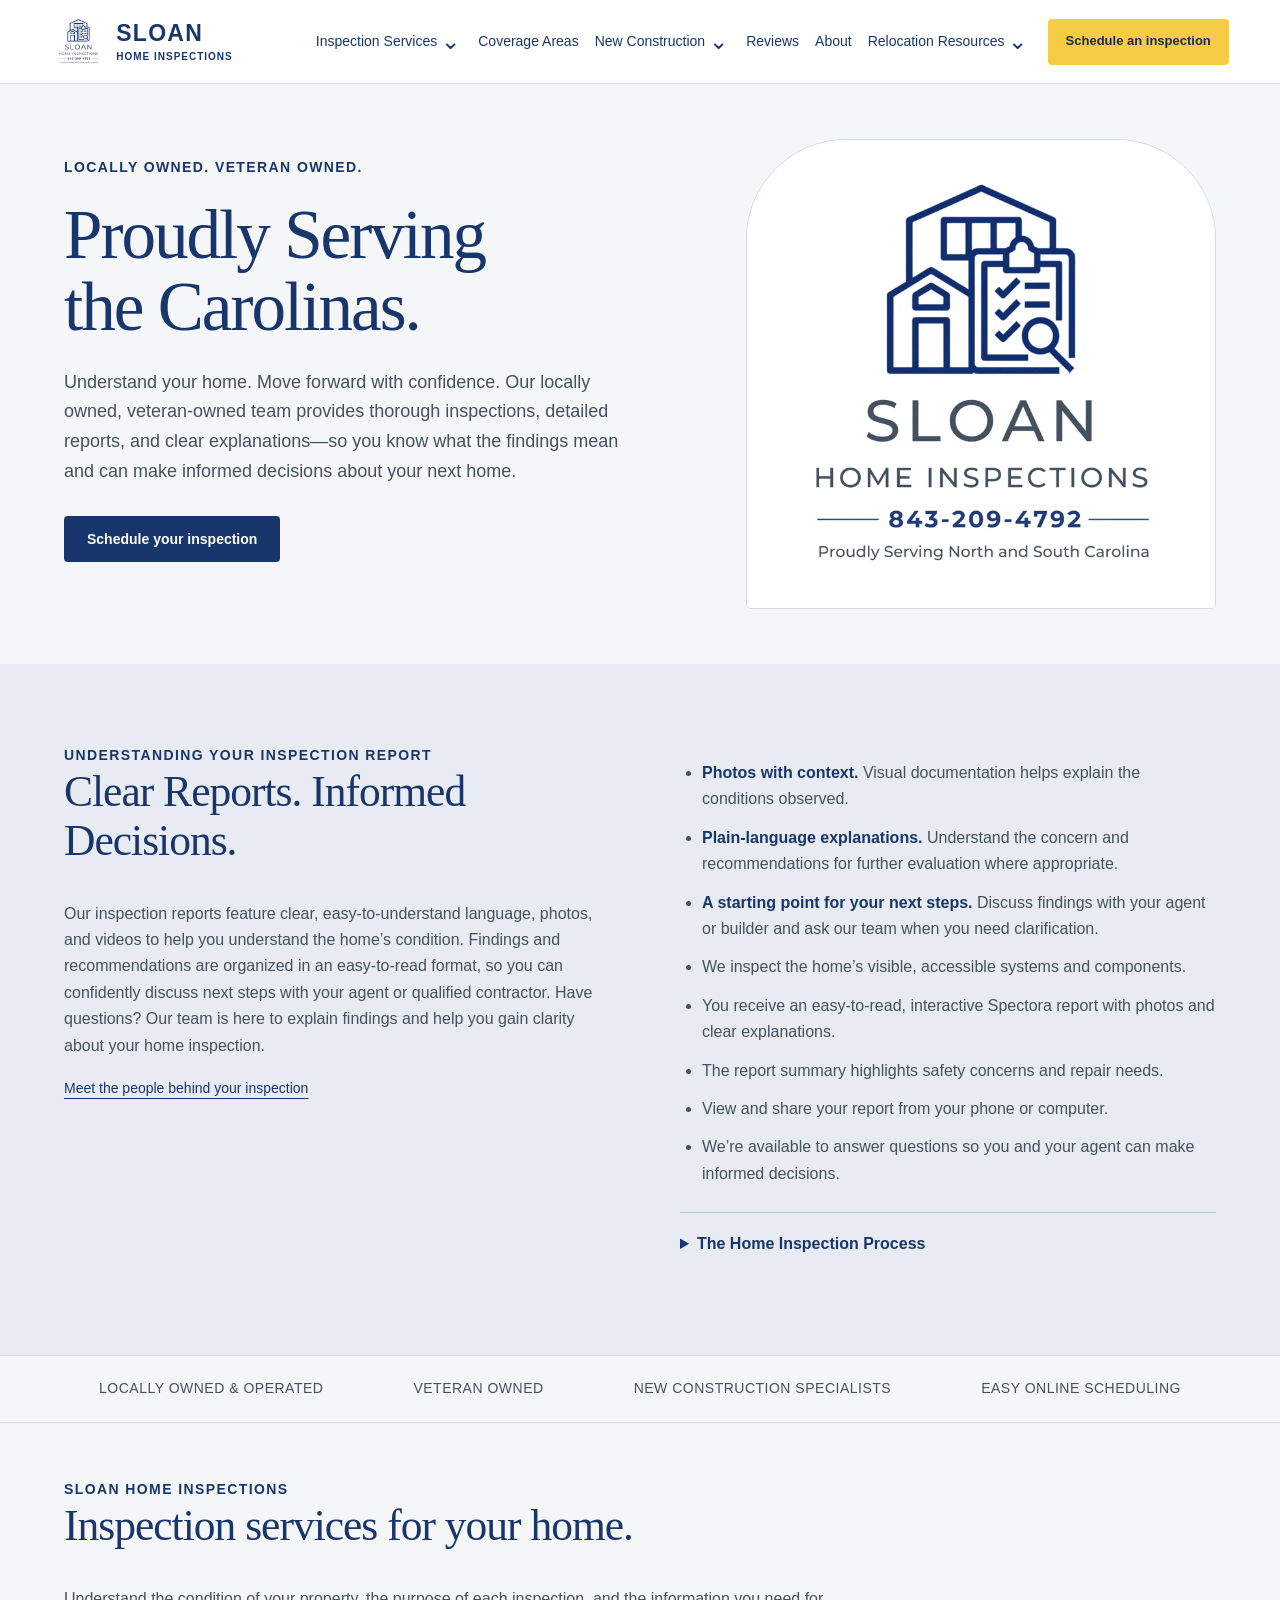
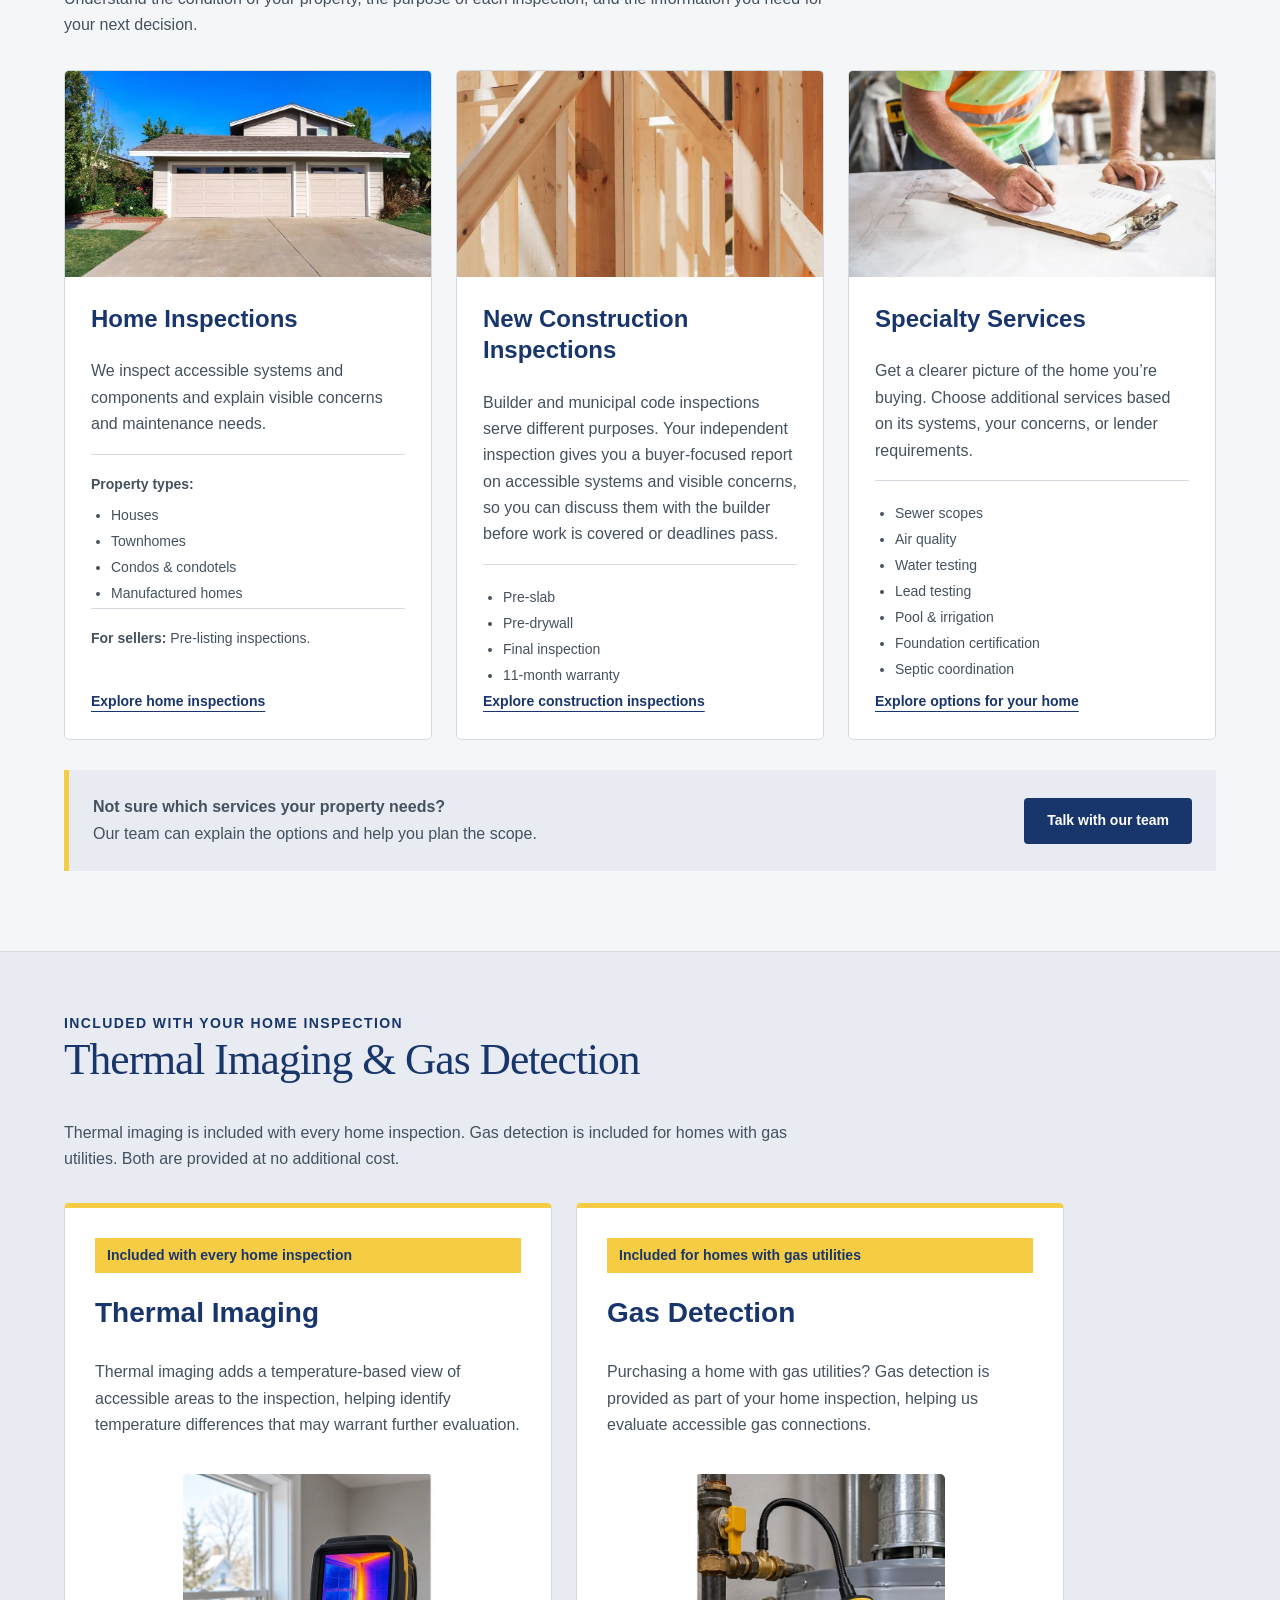
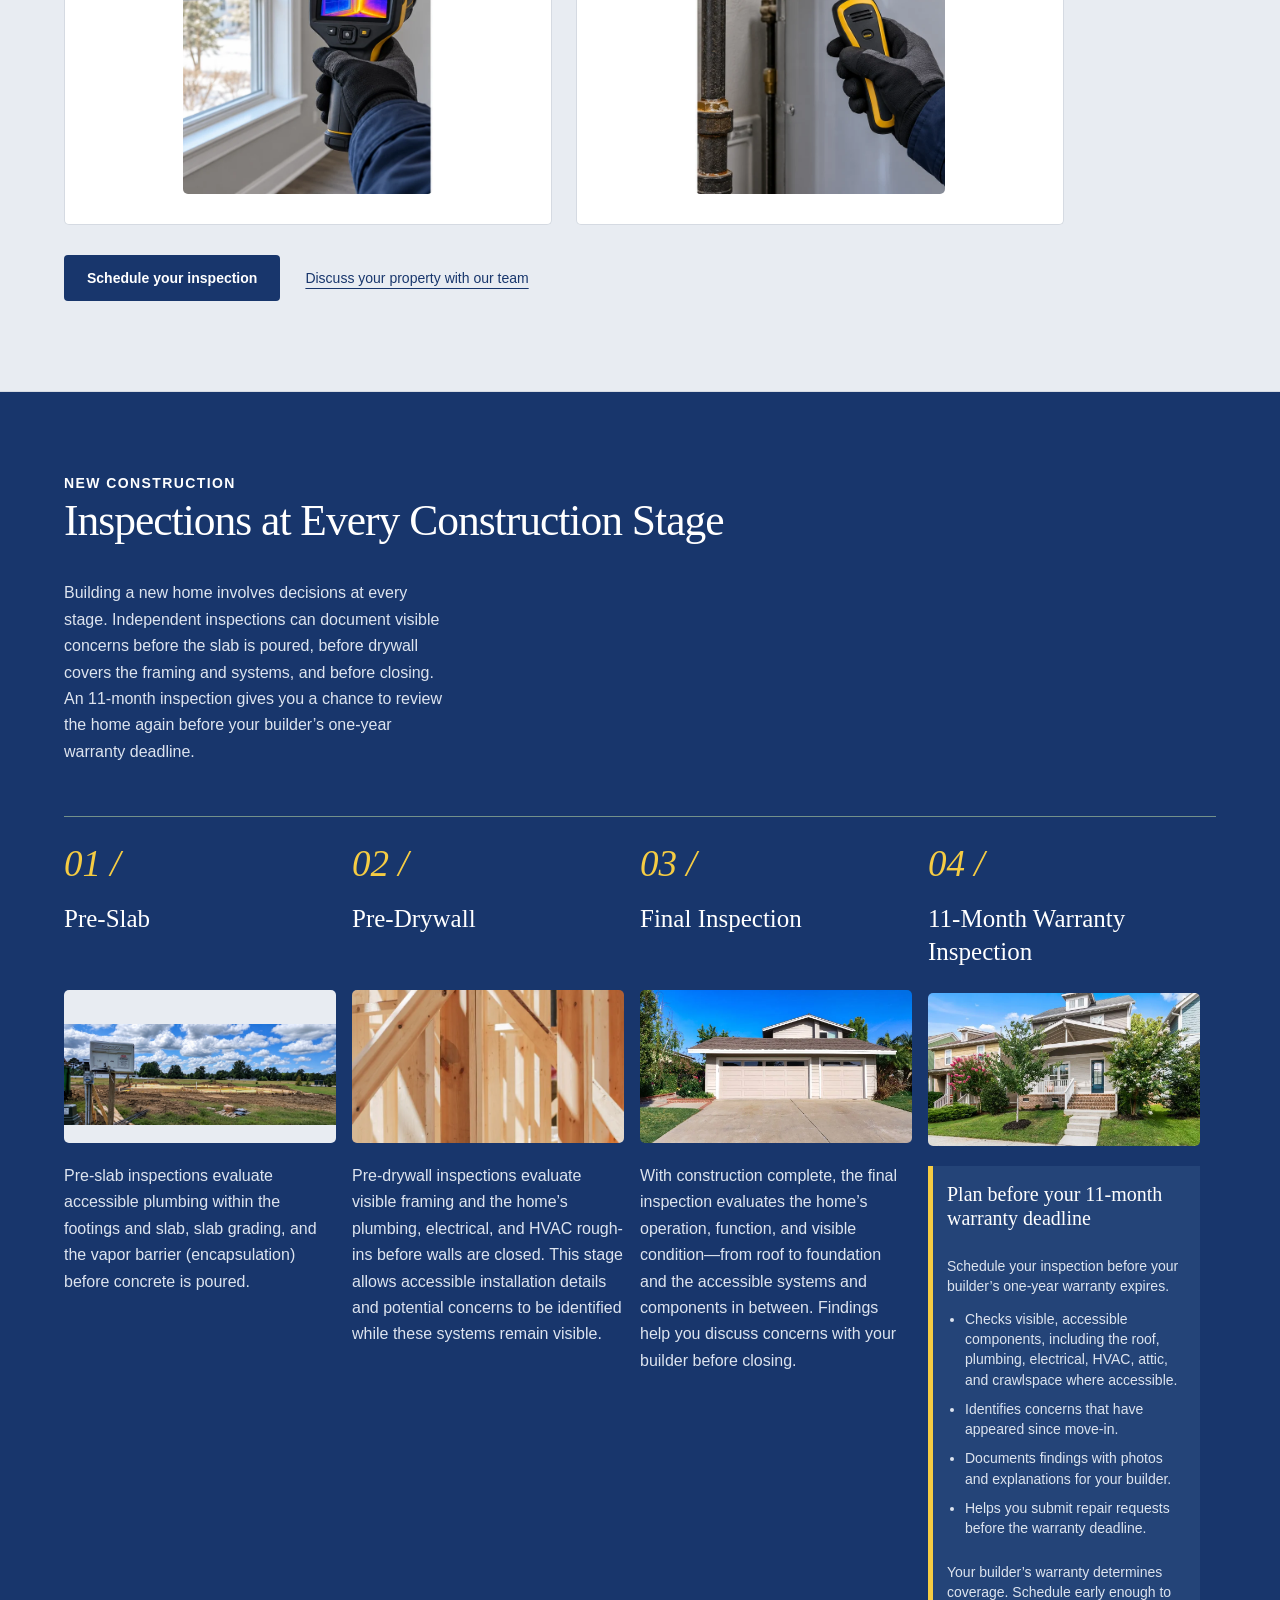
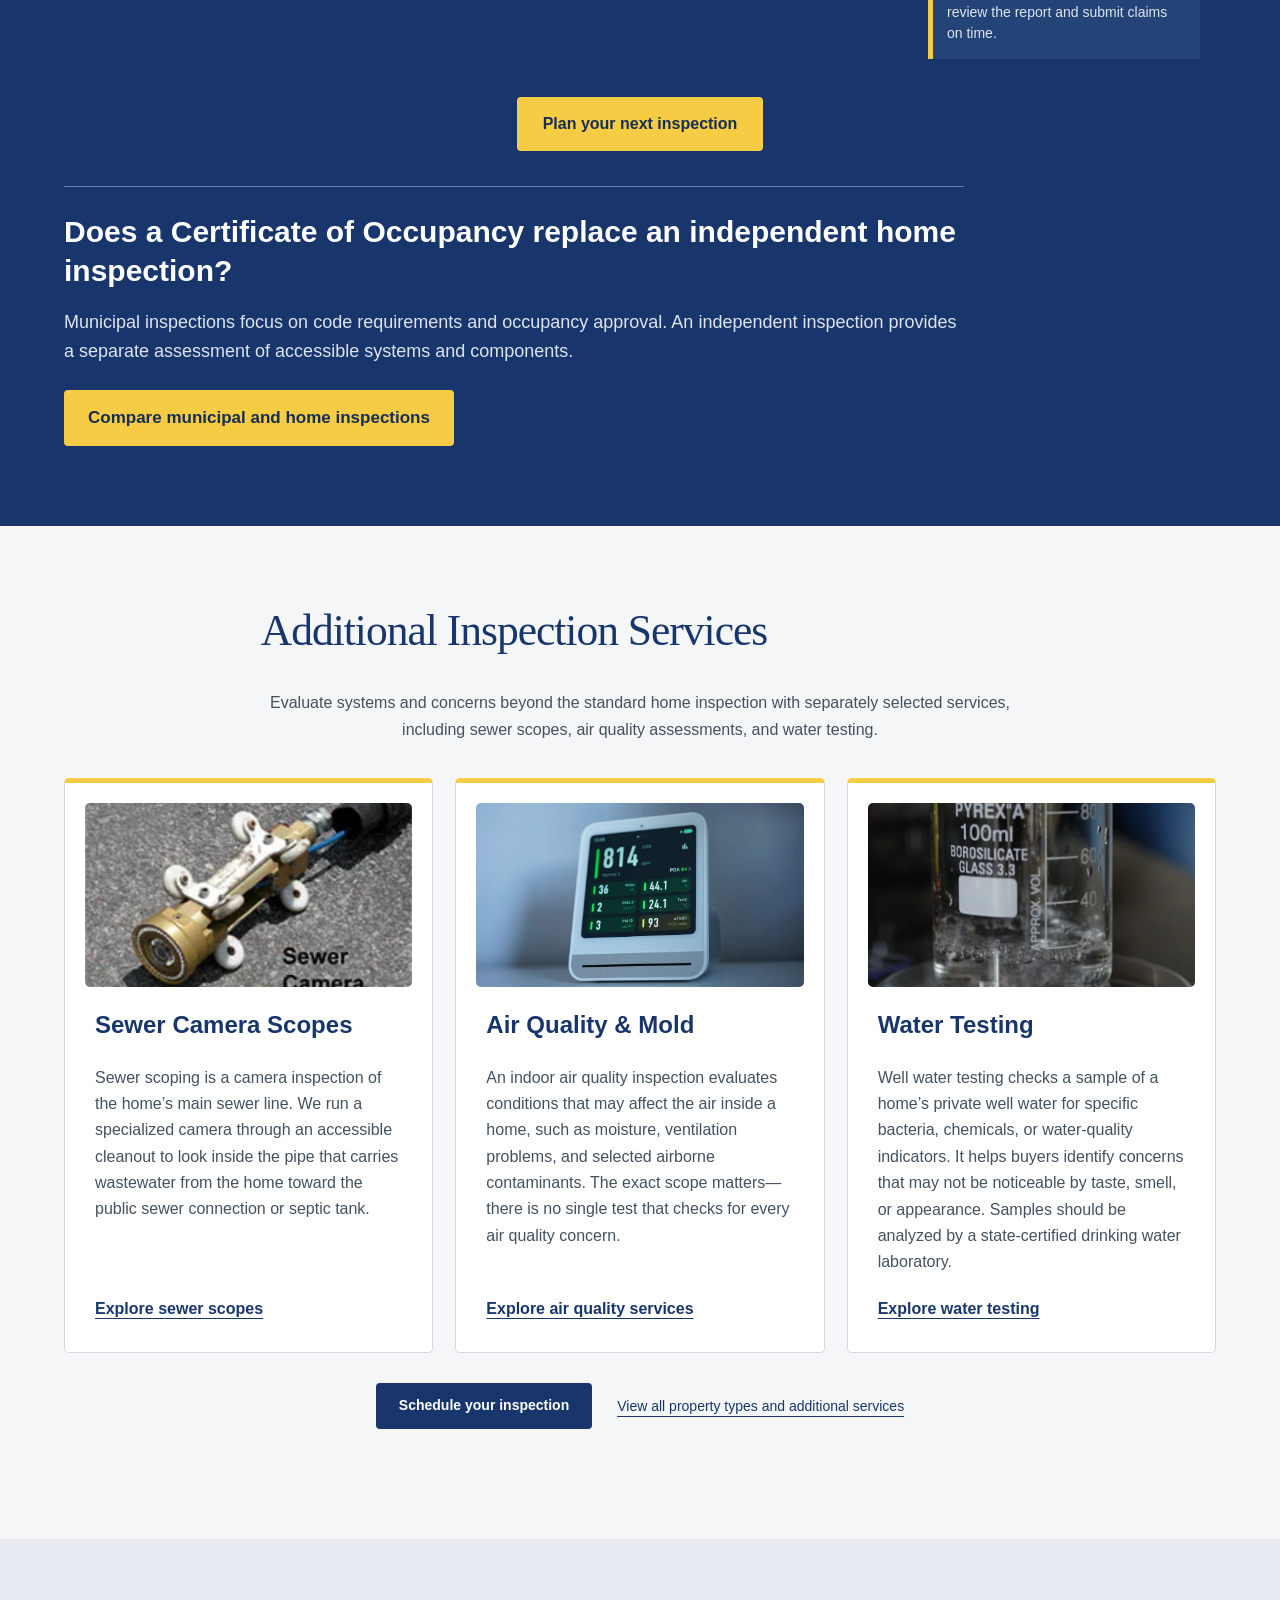
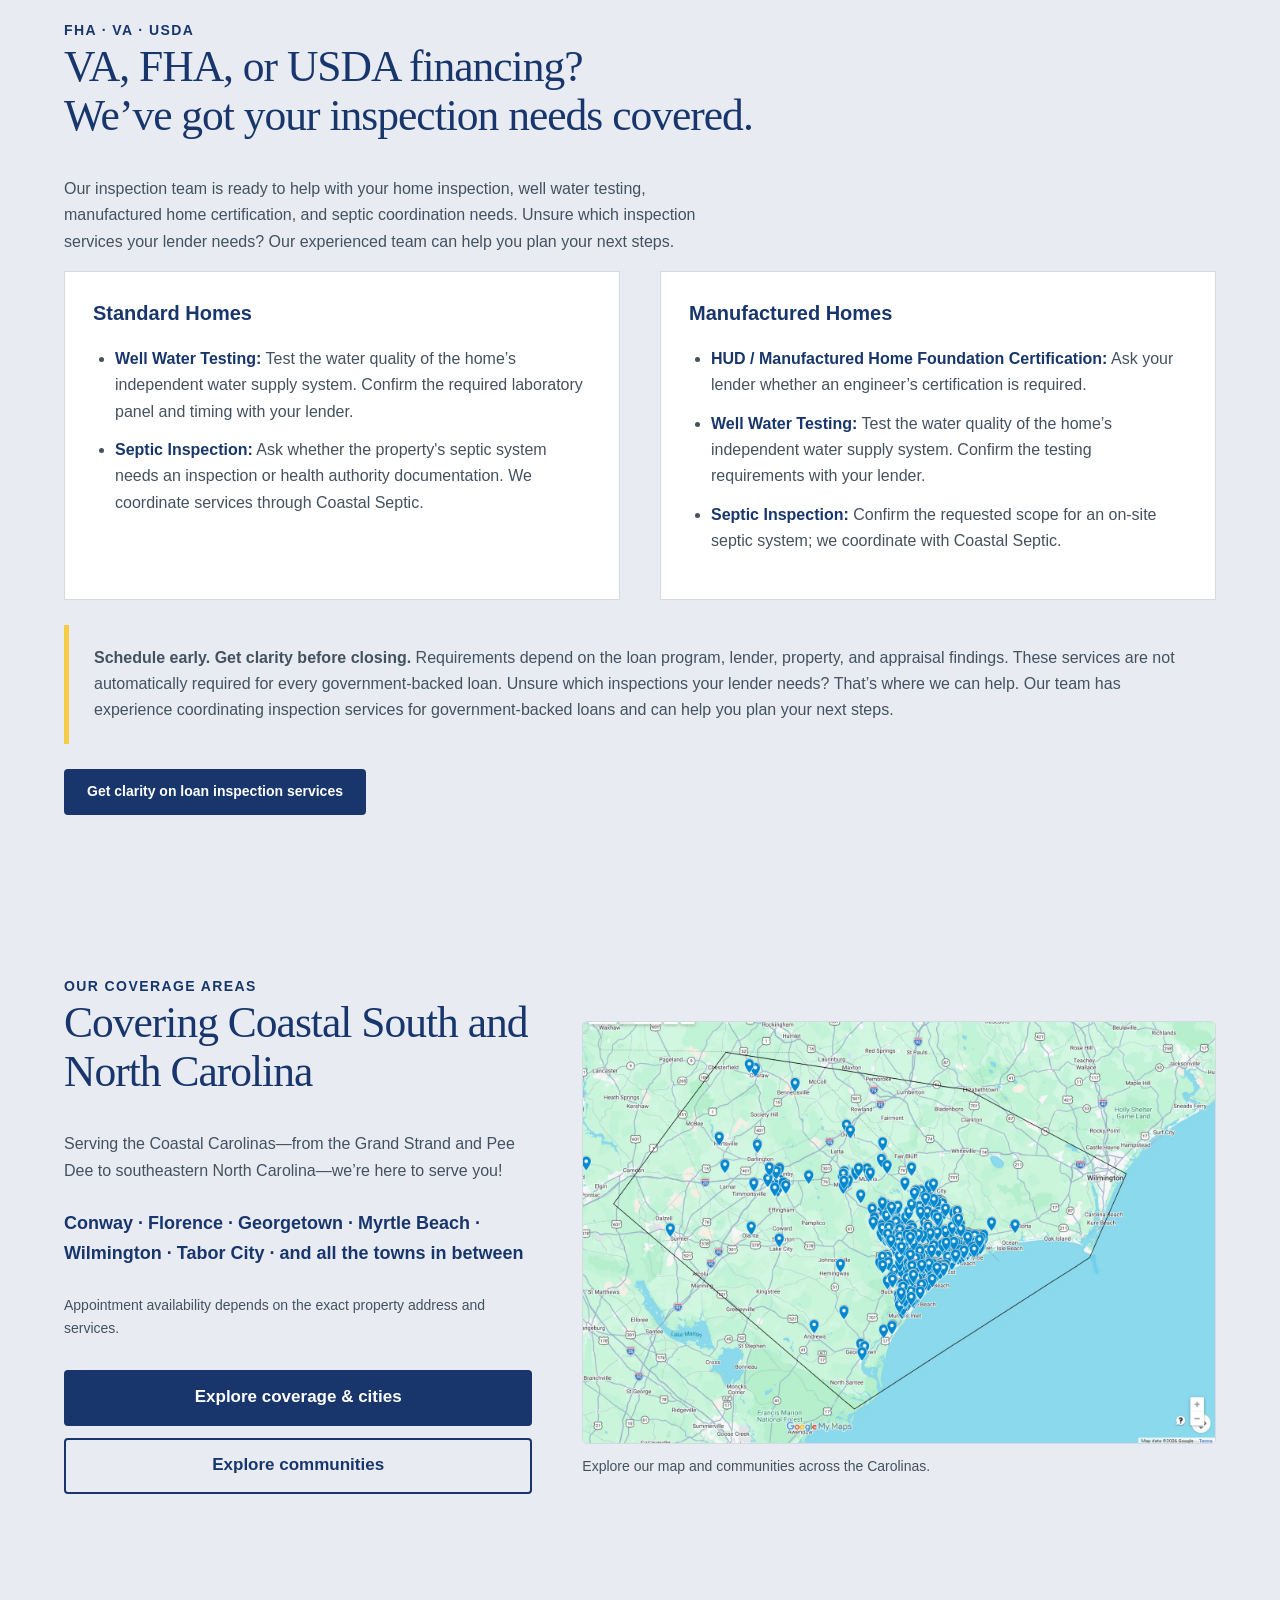
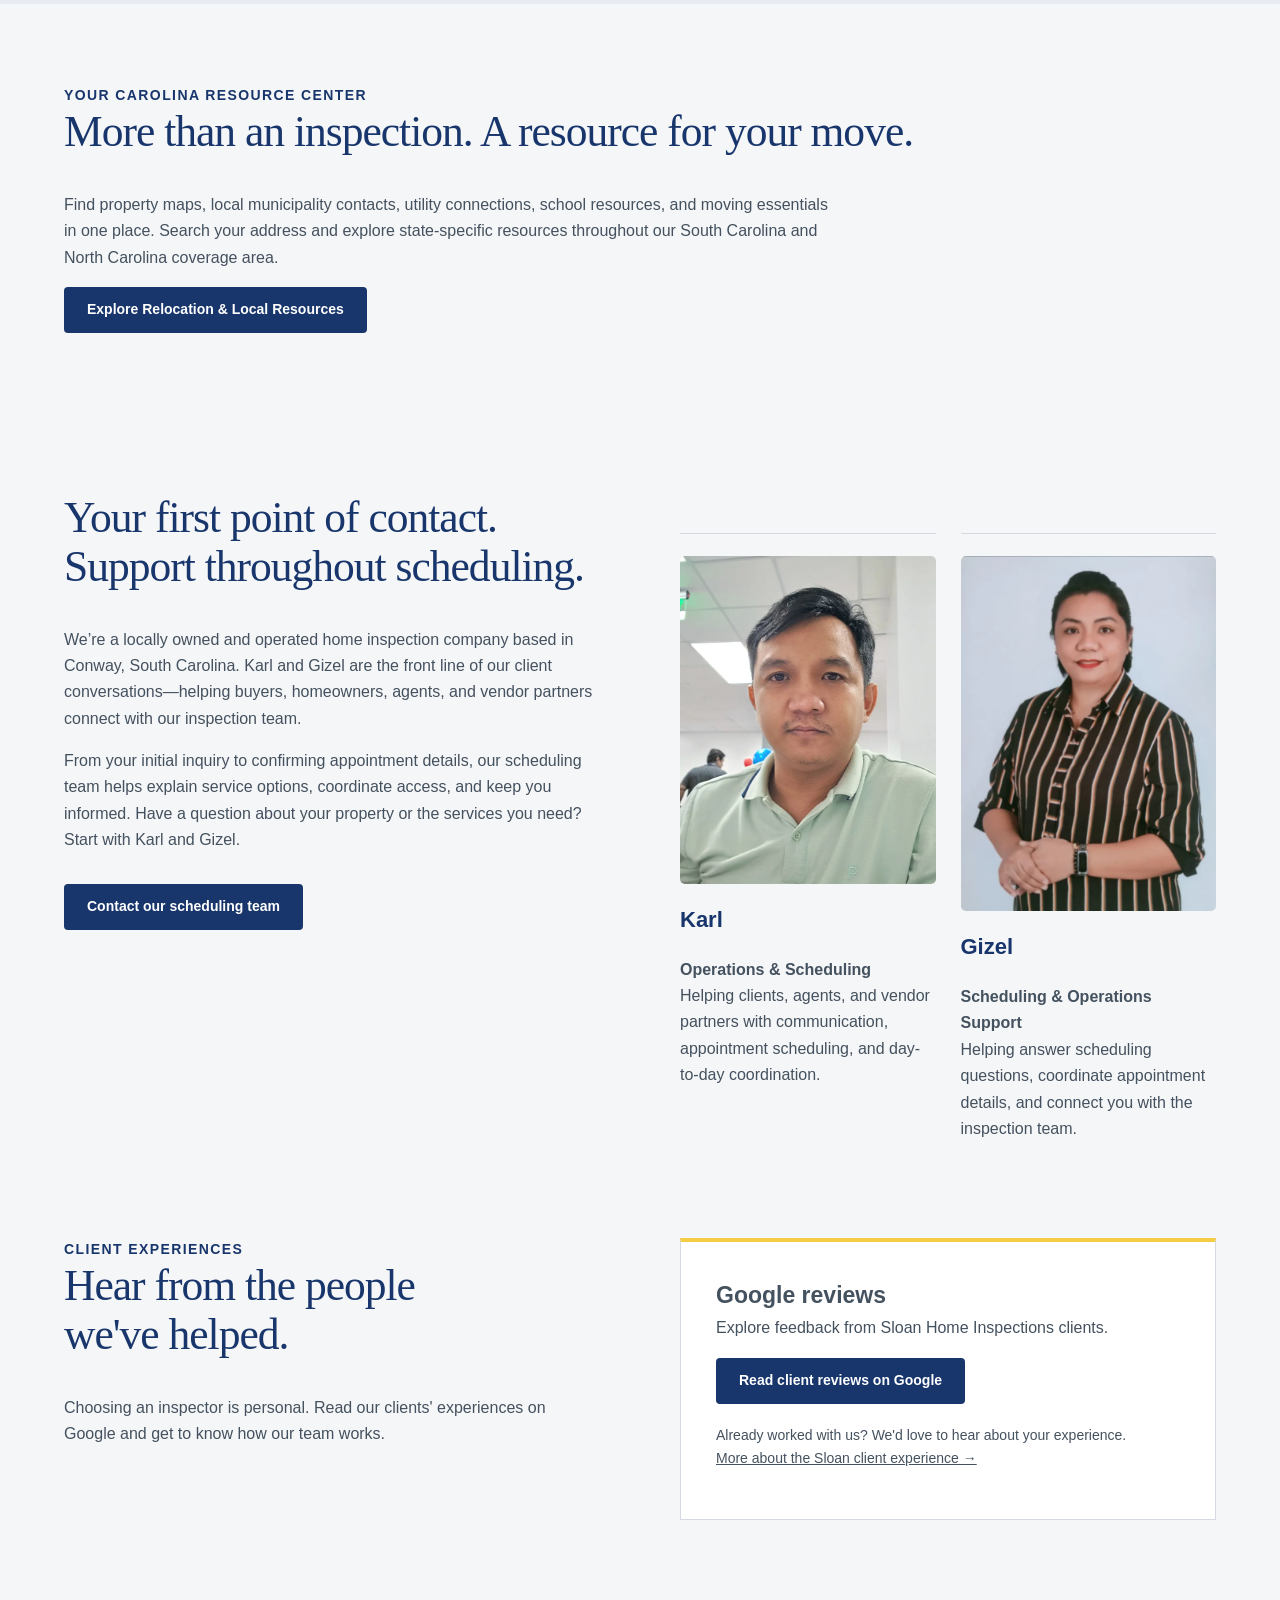
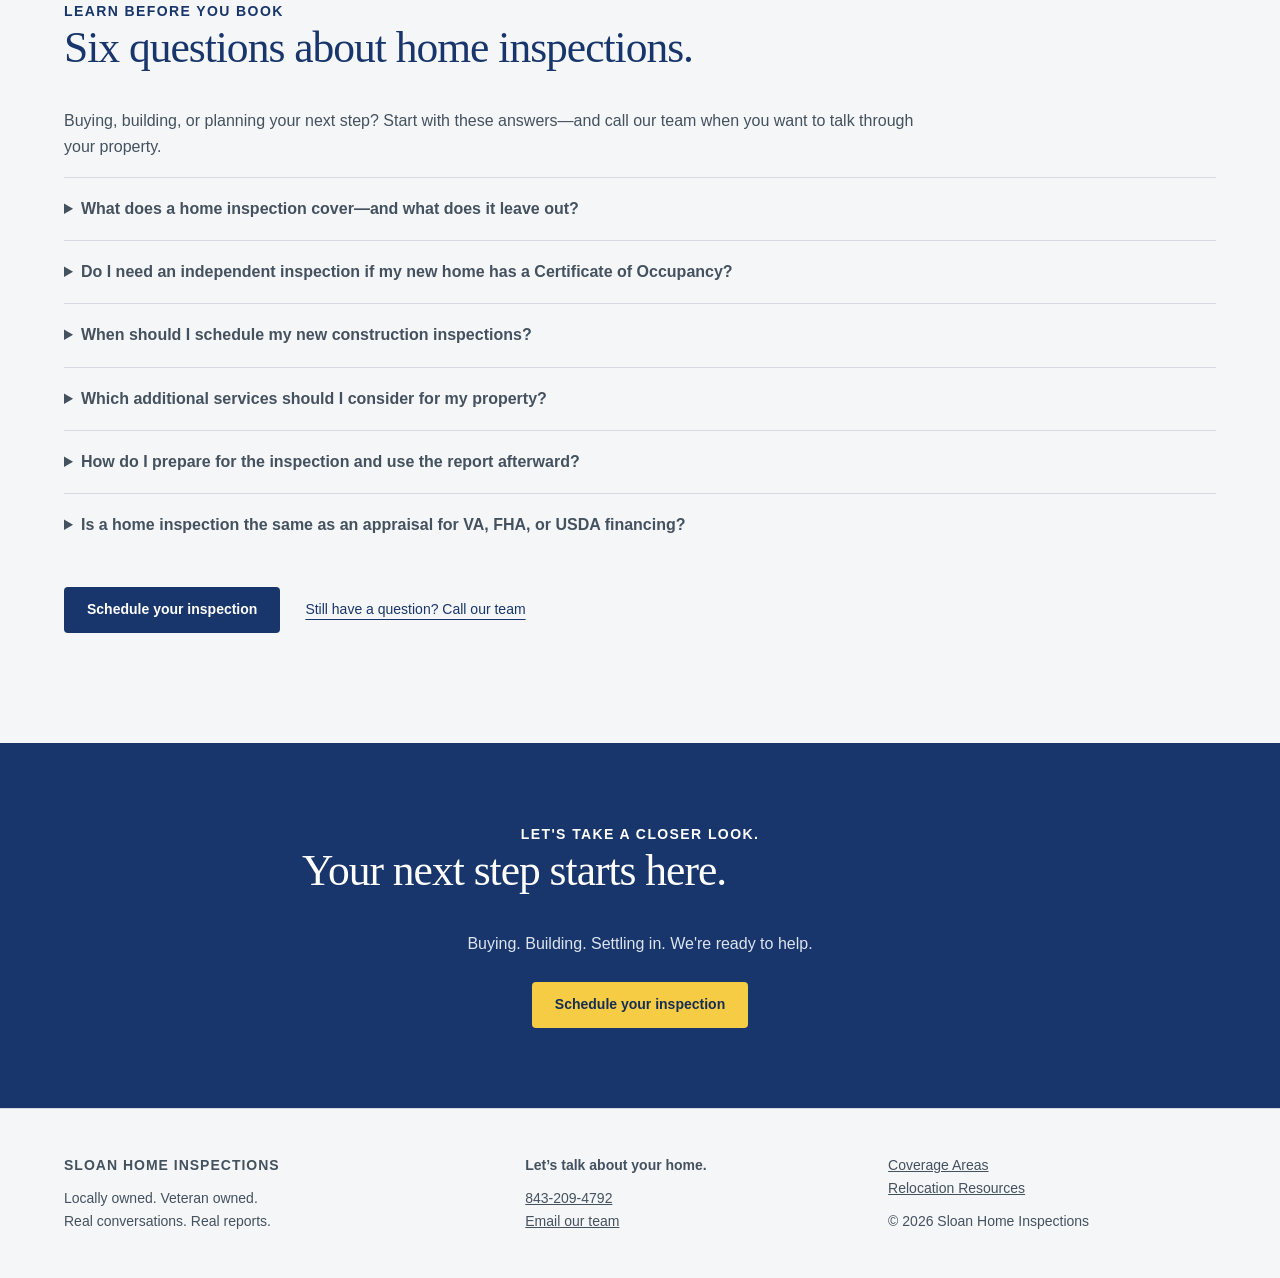
<file: index.html>
<!doctype html>
<html lang="en"><head><meta charset="utf-8"><meta name="viewport" content="width=device-width,initial-scale=1"><title>Sloan Home Inspections | Conway &amp; the Carolinas</title><meta name="description" content="Locally owned home inspections, new construction inspections and specialty testing based in Conway, South Carolina. Schedule online."><style>
:root{--ink:#143c3c;--paper:#f6f4ed;--lime:#d8e99b;--line:#d6ddd4}*{box-sizing:border-box}html{scroll-behavior:smooth;scroll-padding-top:100px}body{margin:0;background:var(--paper);color:var(--ink);font:16px/1.65 Arial,sans-serif}a{color:inherit}header{position:sticky;top:0;background:var(--paper);z-index:10;border-bottom:1px solid var(--line)}nav{max-width:1320px;margin:auto;padding:20px 5%;display:flex;align-items:center;gap:28px}.brand{text-decoration:none;font-weight:800;font-size:25px;letter-spacing:2px;line-height:1}.brand small{display:block;font-size:10px;letter-spacing:1.5px;margin-top:7px}nav .links{display:flex;gap:24px;margin-left:auto;font-size:14px}nav .links a{text-decoration:none}.button{display:inline-block;padding:13px 23px;background:var(--ink);color:white;text-decoration:none;border-radius:4px;font-size:14px;font-weight:bold}.button.light{background:var(--lime);color:var(--ink)}.wrap{max-width:1320px;margin:auto;padding:80px 5%}.eyebrow{text-transform:uppercase;letter-spacing:2px;font-size:11px;font-weight:bold}h1,h2,h3,p{margin-top:0}h1{font:normal clamp(44px,5.4vw,76px)/1.04 Georgia,serif;letter-spacing:-2px;margin:25px 0}h2{font:normal clamp(34px,3.4vw,49px)/1.12 Georgia,serif;letter-spacing:-1px}h3{font-size:20px;line-height:1.3}p{max-width:640px}.hero{display:grid;grid-template-columns:1.08fr 1fr;gap:65px;align-items:center;padding-top:55px;padding-bottom:55px}.hero .intro{font-size:18px;max-width:480px}.actions{display:flex;align-items:center;gap:25px;margin:30px 0}.textlink{font-size:14px;text-underline-offset:5px}.scene{position:relative;background:#dfe5db;border-radius:160px 160px 5px 5px;overflow:hidden;min-height:470px;display:flex;align-items:center}.scene svg{width:100%;height:auto}.scene .caption{position:absolute;bottom:25px;left:25px;background:var(--paper);padding:15px 20px;font-size:12px}.strip{border-top:1px solid var(--line);border-bottom:1px solid var(--line);display:flex;justify-content:space-around;padding:21px 5%;font-size:12px;letter-spacing:1px;text-transform:uppercase;gap:20px}.dark{background:var(--ink);color:var(--paper)}.sectionhead{display:flex;justify-content:space-between;gap:50px;align-items:flex-start;margin-bottom:35px}.sectionhead p{max-width:390px}.journey{display:grid;grid-template-columns:repeat(4,1fr);gap:0}.stage{border-top:1px solid #73918b;padding:30px 25px 0 0}.number{display:block;font:italic 37px Georgia;color:var(--lime);margin-bottom:35px}.stage p{color:#c6d5ce;font-size:14px}.stage h3{font-family:Georgia;font-weight:normal;font-size:25px}.grid{display:grid;grid-template-columns:repeat(3,1fr);gap:22px}.service{border-top:1px solid var(--line);padding:25px 0}.service span{font-size:11px;letter-spacing:1px}.service p{font-size:14px}.partner{background:#e7ebdf;padding:25px;margin-top:20px}.split{display:grid;grid-template-columns:1fr 1fr;gap:80px}.area{background:#e7ebdf}.towns{display:flex;flex-wrap:wrap;gap:10px}.towns span{padding:7px 14px;border:1px solid #b7c6b5;border-radius:30px;font-size:13px}.note{font-size:13px}.team{display:grid;grid-template-columns:repeat(2,1fr);gap:25px;margin-top:40px}.person{border-top:1px solid var(--line);padding-top:22px}.person .initial{display:inline-flex;width:52px;height:52px;border-radius:50%;background:#e0e7d6;align-items:center;justify-content:center;margin-bottom:20px;font:22px Georgia}.person p{font-size:14px}.review{border:1px solid var(--line);padding:35px;background:white}.review .google{font-weight:bold;font-size:23px}.cta{text-align:center}.cta p{margin:0 auto 25px}footer{padding:35px 5%;max-width:1320px;margin:auto;font-size:12px;display:flex;justify-content:space-between;gap:20px}.faq details{border-top:1px solid var(--line);padding:18px 0}.faq summary{cursor:pointer;font-weight:bold}.faq details p{padding-top:15px;font-size:14px}.mobile{display:none} @media(max-width:850px){nav{flex-wrap:wrap;gap:15px;padding:16px 5%}nav .links{order:3;width:100%;gap:18px;overflow:auto;font-size:12px}.hero,.split{grid-template-columns:1fr;gap:35px}.wrap{padding:55px 6%}.scene{min-height:340px;max-width:550px}.journey,.grid{grid-template-columns:repeat(2,1fr)}.sectionhead{display:block}.strip{flex-wrap:wrap;font-size:10px}.hero{padding-top:40px}.number{margin-bottom:15px}.stage{margin-top:20px}.brand{font-size:21px}nav>.button{margin-left:auto;padding:10px 14px;font-size:12px}footer{flex-direction:column}}@media(max-width:500px){.grid,.team{grid-template-columns:1fr}.journey{gap:15px}.stage{padding-right:5px}.stage h3{font-size:21px}.actions{gap:18px}.scene{min-height:310px}h1{font-size:51px}}

:root{--ink:#18366c;--paper:#f5f6f8;--lime:#f5cc43;--line:#d5dae2}body{color:#44515e}h1,h2,h3,.brand,.eyebrow{color:var(--ink)}.dark h2,.dark h3,.dark .eyebrow{color:white}.dark p,.stage p{color:#dde4ef}header{background:white}nav{max-width:1480px;gap:22px}nav .links{gap:18px;white-space:nowrap}.brand{display:flex;align-items:center;gap:10px;letter-spacing:1px}.brand img{width:48px;height:48px;object-fit:cover;object-position:center}.brand small{font-size:10px}.button{background:var(--ink)}.button.light{color:#172d54}.area,.partner{background:#e8ecf2}.person .initial{background:#e8ecf2;color:var(--ink)}.scene{background:#e8ecf2}.scene .caption{border-left:4px solid var(--lime)}.sectionhead p{font-size:16px}.service p,.stage p,.person p,.faq details p{font-size:16px}.note{font-size:14px}.eyebrow,.service span{font-size:12px}.textlink{color:var(--ink)}.dark .textlink{color:white}.feature{background:white;border:1px solid var(--line);padding:28px}.figure{margin:0;background:#e8ecf2;border-radius:4px;overflow:hidden}.figure svg{display:block;width:100%;height:auto}.figure figcaption{padding:12px 18px;font-size:14px}.figure+ h3{margin-top:22px}.detail-list{padding-left:22px}.detail-list li{margin-bottom:12px}.detail-list strong{color:var(--ink)}.subnav{display:flex;gap:12px;flex-wrap:wrap;margin-bottom:35px}.subnav a{border:1px solid var(--line);border-radius:30px;padding:8px 16px;text-decoration:none;font-size:14px}.map{width:100%;display:block;border:1px solid var(--line);border-radius:5px}.sources{font-size:14px;border-top:1px solid var(--line);padding-top:18px}.table-wrap{overflow:auto}table{border-collapse:collapse;width:100%;font-size:16px;background:white}th,td{text-align:left;vertical-align:top;padding:18px;border-bottom:1px solid var(--line)}th{background:var(--ink);color:white}.callout{border-left:5px solid var(--lime);padding:20px 25px;background:#e8ecf2;margin:25px 0}.detail-grid{display:grid;grid-template-columns:1fr 1fr;gap:40px}.detail-grid p{max-width:none}.logo-panel{background:white;border-radius:160px 160px 5px 5px;overflow:hidden;border:1px solid var(--line)}.logo-panel img{display:block;width:100%;height:auto}.map-block{margin-top:30px}.map-block figcaption{font-size:14px;margin-top:12px}@media(max-width:1100px){nav{flex-wrap:wrap}nav .links{order:3;width:100%;overflow:auto;padding-bottom:5px;margin-left:0}nav>.button{margin-left:auto}}@media(max-width:650px){.detail-grid{grid-template-columns:1fr}.feature{padding:20px}th,td{min-width:170px}.brand img{width:40px;height:40px}}
</style><style>.team-photo{display:block;width:100%;max-width:360px;height:auto;margin-bottom:22px;border-radius:5px}.team-profile p{max-width:none}</style><style>
/* Clear paths, readable details, and easy booking across devices. */
.eyebrow{font-size:14px;letter-spacing:1.4px}.brand small{font-size:12px}.strip{font-size:14px;letter-spacing:.5px}.button{min-height:46px;display:inline-flex;align-items:center;justify-content:center}.button:hover{background:#244984}.button.light:hover{background:#ffdb67}a:focus-visible,summary:focus-visible{outline:3px solid #a56e00;outline-offset:5px}.dark a:focus-visible{outline-color:#f5cc43}.skip-link{position:fixed;left:16px;top:-100px;z-index:100;background:#18366c;color:white;padding:12px 20px}.skip-link:focus{top:12px}.choice-grid{display:grid;grid-template-columns:repeat(3,minmax(0,1fr));gap:22px}.choice-card{display:flex;flex-direction:column;background:white;padding:30px;border:1px solid var(--line);border-top:5px solid var(--lime);border-radius:5px;text-decoration:none;transition:box-shadow .15s,transform .15s}.choice-card:hover{box-shadow:0 8px 24px #18366c14;transform:translateY(-2px)}.choice-card p{margin-bottom:20px}.choice-card .card-link{margin-top:auto;color:var(--ink);font-weight:bold;text-decoration:underline;text-underline-offset:4px}.choice-card h3{font-size:24px}.quickpaths{padding-top:45px;padding-bottom:55px}.process-grid{display:grid;grid-template-columns:repeat(3,minmax(0,1fr));gap:30px}.process-grid article{border-top:3px solid var(--lime);padding-top:22px}.process-grid p{margin-bottom:0}.jump-links{display:flex;flex-wrap:wrap;gap:10px;margin:24px 0}.jump-links a{padding:9px 16px;border:1px solid var(--line);border-radius:4px;background:white;text-decoration:none;font-weight:bold;font-size:14px}.jump-links a:hover{background:#e8ecf2}.scope-grid{display:grid;grid-template-columns:repeat(3,minmax(0,1fr));gap:20px}.scope-grid article{background:white;border:1px solid var(--line);padding:24px}.report-points{padding-left:22px}.report-points li{margin-bottom:12px}.report-points strong{color:var(--ink)}.mobile-booking{display:none}nav .links a[aria-current=page]{font-weight:bold;text-decoration:underline;text-underline-offset:6px}.faq p{max-width:850px}.dark .callout{color:#44515e}footer{font-size:14px}@media(max-width:850px){.choice-grid,.scope-grid{grid-template-columns:1fr}.process-grid{grid-template-columns:1fr;gap:25px}.quickpaths{padding-top:30px;padding-bottom:40px}nav .links{font-size:14px;padding:4px 0 8px;gap:20px}.mobile-booking{display:flex;position:fixed;bottom:0;left:0;right:0;z-index:30;background:white;border-top:1px solid var(--line);padding:10px 6% calc(10px + env(safe-area-inset-bottom));gap:12px}.mobile-booking a{flex:1;font-size:14px;padding:10px}.mobile-booking .phone{background:#e8ecf2;color:var(--ink)}body{padding-bottom:85px}.actions{flex-wrap:wrap}.brand small{font-size:12px}.strip{font-size:14px}html{scroll-padding-top:160px}}@media(prefers-reduced-motion:reduce){html{scroll-behavior:auto}.choice-card{transition:none}.choice-card:hover{transform:none}}
</style><style>.hero-coverage{margin:25px 0 0;max-width:480px;border:1px solid var(--line);background:white;border-radius:5px;overflow:hidden}.hero-coverage img{display:block;width:100%;height:auto}.hero-coverage figcaption{padding:16px 20px;font-size:14px}.hero-coverage figcaption strong{color:var(--ink)}.hero-coverage a{display:inline-block;text-underline-offset:3px}.hero-coverage>a{display:block}</style><style>.service-photo{margin:0 0 20px;background:#e8ecf2;border-radius:5px;overflow:hidden}.service-photo img{display:block;width:100%;height:auto;aspect-ratio:3/2;object-fit:cover}.service-photo figcaption{padding:12px 14px;font-size:14px;line-height:1.5;color:#44515e}.photo-credit{display:block;margin-top:7px;font-size:12px}.stage{padding:25px 16px 0 0}.stage .number{margin-bottom:18px}.stage .service-photo{background:#e8ecf2}.stage .service-photo figcaption{color:#44515e}.photo-note{font-size:14px;max-width:900px;margin-top:25px}.choice-card .service-photo{margin:-10px -10px 22px}.service-photo img[src*="water-sampling"]{object-position:center 58%}.service-photo img[src*="pre-slab"]{object-position:center 65%}.service-photo img[src*="septic"]{object-fit:contain;background:#e8ecf2}@media(max-width:600px){.stage{padding-right:0}.journey{grid-template-columns:1fr}.stage .service-photo img{max-height:240px}.service-photo figcaption{font-size:14px}}</style><style>.service-overview{padding-top:60px;padding-bottom:60px}.overview-intro{max-width:760px;margin-bottom:32px}.overview-grid{display:grid;grid-template-columns:repeat(3,minmax(0,1fr));gap:24px}.overview-card{background:white;border:1px solid var(--line);border-radius:5px;overflow:hidden;display:flex;flex-direction:column}.overview-card>img{display:block;width:100%;height:auto;aspect-ratio:3/2;object-fit:cover}.overview-copy{padding:26px;display:flex;flex-direction:column;flex:1}.overview-copy h3{font-size:24px}.overview-copy p{max-width:none}.overview-detail{font-size:14px;line-height:1.65;border-top:1px solid var(--line);padding-top:18px}.overview-copy .textlink{margin-top:auto;font-weight:bold}.overview-help{display:flex;align-items:center;justify-content:space-between;gap:25px;margin:30px 0 20px;padding:24px;background:#e8ecf2;border-left:5px solid var(--lime)}.overview-help p{margin:0}.overview-help .button{flex-shrink:0}@media(max-width:850px){.overview-grid{grid-template-columns:1fr}.overview-help{align-items:flex-start;flex-direction:column}.overview-card>img{max-height:250px}.service-overview{padding-top:45px;padding-bottom:45px}}</style><style>.service-photo img[src*="pre-slab-sloan"]{aspect-ratio:auto;height:auto;object-fit:contain}</style><style>.sloan-advantage{background:#e8ecf2;border-top:1px solid var(--line);border-bottom:1px solid var(--line)}.sloan-advantage .wrap{padding-top:60px;padding-bottom:60px}.advantage-intro{max-width:760px}.advantage-grid{display:grid;grid-template-columns:repeat(2,minmax(0,1fr));gap:24px;margin-top:30px}.advantage-card{background:white;border:1px solid var(--line);border-top:5px solid var(--lime);padding:30px;border-radius:5px}.included-badge{display:inline-block;color:var(--ink);background:#f5cc43;padding:7px 12px;font-weight:bold;font-size:14px;line-height:1.5;margin-bottom:22px}.advantage-card h3{font-size:28px}.advantage-card p{max-width:none}.advantage-card .included-cost{color:var(--ink);font-size:20px;font-weight:bold;margin-bottom:0}@media(max-width:650px){.advantage-grid{grid-template-columns:1fr}.advantage-card{padding:24px}.sloan-advantage .wrap{padding-top:45px;padding-bottom:45px}}</style><style>.construction-education{margin-top:35px;padding-top:25px;border-top:1px solid #6a7fa6;max-width:900px}.construction-education strong{font-size:20px}.construction-education p{max-width:850px;margin:12px 0}.report-process{border-top:1px solid #bac5d5;padding:18px 0;margin-top:25px}.report-process summary{color:var(--ink);font-weight:bold;cursor:pointer}.report-process li{margin:14px 0}.map-block{margin:0 0 22px}.map-block figcaption{font-size:14px;margin-top:10px}.service-overview{padding-top:55px}</style><style>.advantage-card{display:flex;flex-direction:column}.tool-card-photo{width:100%;aspect-ratio:3/4;overflow:hidden;border-radius:5px;margin-top:auto;padding-top:0;position:relative}.tool-card-photo img{position:absolute;top:0;left:0;width:200%;max-width:none;height:100%;object-fit:fill}.tool-card-photo.gas-photo img{left:-100%}.advantage-card .tool-card-photo{margin-top:20px}</style><style>
nav .links{overflow:visible;align-items:center;white-space:normal}nav .nav-dropdown{position:relative;border:0;padding:0;margin:0}nav .nav-dropdown summary{list-style:none;cursor:pointer;font:inherit;color:inherit;padding:10px 0;display:flex;align-items:center;gap:7px;white-space:nowrap}nav .nav-dropdown summary::-webkit-details-marker{display:none}nav .nav-dropdown summary:after{content:"";width:6px;height:6px;border-right:2px solid currentColor;border-bottom:2px solid currentColor;transform:rotate(45deg);margin-top:-4px}nav .nav-dropdown[open] summary:after{transform:rotate(225deg);margin-top:3px}nav .dropdown-links{position:absolute;top:100%;left:0;z-index:50;width:290px;max-width:calc(100vw - 40px);padding:8px;background:#fff;color:#18366c;border:1px solid #d5dce6;border-radius:5px;box-shadow:0 12px 28px #18366c22;display:flex;flex-direction:column;gap:0;white-space:normal}nav .dropdown-links a{display:block;padding:10px 12px;font-size:14px;line-height:1.4;border-radius:3px}nav .dropdown-links a:hover,nav .dropdown-links a:focus-visible{background:#e8ecf2}nav summary:focus-visible,nav .links>a:focus-visible{outline:3px solid #f5cc43;outline-offset:4px}
@media(max-width:1100px){nav{flex-wrap:wrap}nav .links{order:3;width:100%;margin-left:0;gap:18px;flex-wrap:wrap;overflow:visible;padding:4px 0 8px}}@media(max-width:600px){nav .links{gap:8px 18px;align-items:center}nav .nav-dropdown{position:static}nav .links{position:relative}nav .dropdown-links{left:0;right:0;top:100%;width:100%;max-width:100%;max-height:55vh;overflow-y:auto}nav .nav-dropdown summary{padding:8px 0}nav .links>a{padding:8px 0}}
</style><style>@media(min-width:601px){nav .nav-dropdown:last-child .dropdown-links{left:auto;right:0}}</style><meta name="robots" content="noindex, nofollow"><meta name="theme-color" content="#18366c"><link rel="canonical" href="https://sloan-home-inspections.christinesellsinthes.chatgpt.site/"><link rel="stylesheet" href="assets/site.css?v=72"><script src="assets/site.js?v=56" defer></script><script type="application/ld+json">{"@context": "https://schema.org", "@type": "HomeAndConstructionBusiness", "name": "Sloan Home Inspections", "url": "https://sloan-home-inspections.christinesellsinthes.chatgpt.site", "telephone": "+1-843-209-4792", "image": "https://sloan-home-inspections.christinesellsinthes.chatgpt.site/assets/sloan-logo-optimized.webp", "description": "Locally owned, veteran-owned home inspections based in Conway, South Carolina, serving the Grand Strand, Pee Dee, and southeastern North Carolina.", "areaServed": [{"@type": "Place", "name": "Grand Strand, South Carolina"}, {"@type": "Place", "name": "Pee Dee, South Carolina"}, {"@type": "Place", "name": "Southeastern North Carolina"}]}</script></head><body><a class="skip-link" href="#main-content">Skip to content</a><header class="site-header"><nav class="site-nav" aria-label="Main navigation"><a class="brand" href="index.html" aria-label="Sloan Home Inspections home"><img src="assets/sloan-logo-optimized.webp" alt="" width="720" height="720" decoding="async"><span>SLOAN<small>HOME INSPECTIONS</small></span></a><button type="button" class="menu-toggle" aria-controls="site-links" aria-expanded="false">Menu <span aria-hidden="true">☰</span></button><div id="site-links" class="site-links"><div class="nav-group"><div class="nav-label"><a href="services.html">Inspection Services</a><button type="button" class="dropdown-toggle" aria-label="Show Inspection Services menu" aria-controls="submenu-0" aria-expanded="false"><span aria-hidden="true">⌄</span></button></div><ul class="submenu" id="submenu-0" hidden><li><a href="services.html#property-types">Home &amp; Property Inspections</a></li><li><a href="services.html#pre-listing-property">Pre-Listing Inspections</a></li><li><a href="services.html#service-planner">Choose Your Services</a></li><li><a href="services.html#additional-services">Additional Services</a></li><li><a href="sewer-scopes.html">Sewer Camera Scopes</a></li><li><a href="manufactured-home-certifications.html">Manufactured Home Certifications</a></li><li><a href="government-backed-loans.html">VA, FHA &amp; USDA Support</a></li></ul></div><a href="coverage-areas.html">Coverage Areas</a><div class="nav-group"><div class="nav-label"><a href="new-construction.html">New Construction</a><button type="button" class="dropdown-toggle" aria-label="Show New Construction menu" aria-controls="submenu-2" aria-expanded="false"><span aria-hidden="true">⌄</span></button></div><ul class="submenu" id="submenu-2" hidden><li><a href="new-construction.html#construction">New Construction</a></li><li><a href="new-construction.html#warranty-inspection">11-Month Warranty</a></li><li><a href="new-construction.html#co-vs-inspection">Certificate of Occupancy vs. Inspection</a></li><li><a href="new-construction.html#new-home-additional-services">Additional Services</a></li></ul></div><a href="reviews.html">Reviews</a><a href="about.html">About</a><div class="nav-group"><div class="nav-label"><a href="relocation-resources.html">Relocation Resources</a><button type="button" class="dropdown-toggle" aria-label="Show Relocation Resources menu" aria-controls="submenu-5" aria-expanded="false"><span aria-hidden="true">⌄</span></button></div><ul class="submenu" id="submenu-5" hidden><li><a href="relocation-resources.html#utility-finder">Address &amp; Utility Research</a></li><li><a href="relocation-resources.html#moving-checklist">Moving Checklist</a></li><li><a href="relocation-resources.html#property-maps">Property Maps &amp; Flood Zones</a></li><li><a href="relocation-resources.html#municipalities">Local Government</a></li><li><a href="relocation-resources.html#utilities">Utilities &amp; Internet</a></li><li><a href="relocation-resources.html#schools-community">Schools &amp; Community</a></li></ul></div></div><a class="button light nav-book" href="https://app.spectora.com/home-inspectors/sloan-home-inspections/schedule" target="_blank" rel="noopener">Schedule an inspection</a></nav></header><main id="main-content"><section id="home" class="wrap hero"><div><div class="eyebrow">Locally owned. Veteran owned.</div><h1>Proudly Serving<br>the Carolinas.</h1><p class="intro">Understand your home. Move forward with confidence. Our locally owned, veteran-owned team provides thorough inspections, detailed reports, and clear explanations—so you know what the findings mean and can make informed decisions about your next home.</p><div class="actions"><a class="button schedule" href="https://app.spectora.com/home-inspectors/sloan-home-inspections/schedule" target="_blank" rel="noopener">Schedule your inspection</a></div></div><div class="logo-panel"><img src="assets/sloan-logo-optimized.webp" alt="Sloan Home Inspections — 843-209-4792 — Proudly serving North and South Carolina" width="720" height="720" decoding="async"></div></section><section class="area" id="your-report"><div class="wrap split"><div><div class="eyebrow">Understanding your inspection report</div><h2>Clear Reports. Informed Decisions.</h2><p>Our inspection reports feature clear, easy-to-understand language, photos, and videos to help you understand the home’s condition. Findings and recommendations are organized in an easy-to-read format, so you can confidently discuss next steps with your agent or qualified contractor. Have questions? Our team is here to explain findings and help you gain clarity about your home inspection.</p><a class="textlink" href="about.html">Meet the people behind your inspection</a></div><div><ul class="report-points"><li><strong>Photos with context.</strong> Visual documentation helps explain the conditions observed.</li><li><strong>Plain-language explanations.</strong> Understand the concern and recommendations for further evaluation where appropriate.</li><li><strong>A starting point for your next steps.</strong> Discuss findings with your agent or builder and ask our team when you need clarification.</li><li>We inspect the home’s visible, accessible systems and components.</li><li>You receive an easy-to-read, interactive Spectora report with photos and clear explanations.</li><li>The report summary highlights safety concerns and repair needs.</li><li>View and share your report from your phone or computer.</li><li>We’re available to answer questions so you and your agent can make informed decisions.</li></ul><details class="report-process"><summary>The Home Inspection Process</summary><ol><li><strong>Schedule:</strong> Provide the property details, timing, and requested services.</li><li><strong>Prepare:</strong> Coordinate property access, utility availability, and readiness.</li><li><strong>Inspect:</strong> We evaluate accessible systems and components within the agreed scope.</li><li><strong>Review:</strong> Read the report, ask questions, and discuss next steps with your agent or builder.</li></ol></details></div></div></section><div class="strip"><span>Locally owned &amp; operated</span><span>Veteran owned</span><span>New construction specialists</span><span>Easy online scheduling</span></div><section class="wrap service-overview" id="inspection-services" aria-labelledby="overview-heading"><div class="eyebrow">Sloan Home Inspections</div><h2 id="overview-heading">Inspection services for your home.</h2><p class="overview-intro">Understand the condition of your property, the purpose of each inspection, and the information you need for your next decision.</p><div class="overview-grid"><article class="overview-card"><img src="assets/final-home.webp" alt="Illustrative exterior of a residential home" loading="lazy" decoding="async" width="1000" height="563"><div class="overview-copy"><h3>Home Inspections</h3><p>We inspect accessible systems and components and explain visible concerns and maintenance needs.</p><div class="overview-detail"><strong>Property types:</strong><ul class="overview-list"><li>Houses</li><li>Townhomes</li><li>Condos &amp; condotels</li><li>Manufactured homes</li></ul></div><p class="overview-detail"><strong>For sellers:</strong> Pre-listing inspections.</p><a class="textlink" href="services.html#inspection-scope">Explore home inspections</a></div></article><article class="overview-card"><img src="assets/pre-drywall.webp" alt="Illustrative exposed framing before drywall installation" loading="lazy" decoding="async" width="667" height="1000"><div class="overview-copy"><h3>New Construction Inspections</h3><p>Builder and municipal code inspections serve different purposes. Your independent inspection gives you a buyer-focused report on accessible systems and visible concerns, so you can discuss them with the builder before work is covered or deadlines pass.</p><div class="overview-detail"><ul class="overview-list"><li>Pre-slab</li><li>Pre-drywall</li><li>Final inspection</li><li>11-month warranty</li></ul></div><a class="textlink" href="new-construction.html">Explore construction inspections</a></div></article><article class="overview-card"><img src="assets/documentation.webp" alt="Illustrative construction professional documenting site information" loading="lazy" decoding="async" width="1000" height="667"><div class="overview-copy"><h3>Specialty Services</h3><p>Get a clearer picture of the home you’re buying. Choose additional services based on its systems, your concerns, or lender requirements.</p><div class="overview-detail"><ul class="overview-list"><li>Sewer scopes</li><li>Air quality</li><li>Water testing</li><li>Lead testing</li><li>Pool &amp; irrigation</li><li>Foundation certification</li><li>Septic coordination</li></ul></div><a class="textlink" href="services.html#additional-services">Explore options for your home</a></div></article></div><div class="overview-help"><p><strong>Not sure which services your property needs?</strong><br>Our team can explain the options and help you plan the scope.</p><a class="button" href="tel:8432094792">Talk with our team</a></div></section><section class="sloan-advantage" id="sloan-advantage" aria-labelledby="advantage-heading"><div class="wrap"><div class="eyebrow">Included With Your Home Inspection</div><h2 id="advantage-heading">Thermal Imaging &amp; Gas Detection</h2><p class="advantage-intro">Thermal imaging is included with every home inspection. Gas detection is included for homes with gas utilities. Both are provided at no additional cost.</p><div class="advantage-grid"><article class="advantage-card"><span class="included-badge">Included with every home inspection</span><h3>Thermal Imaging</h3><p>Thermal imaging adds a temperature-based view of accessible areas to the inspection, helping identify temperature differences that may warrant further evaluation.</p><div class="tool-card-photo thermal-photo"><img src="assets/thermal-imaging-gas-detection.webp" alt="Illustrative thermal camera displaying temperature differences around a window" loading="lazy" decoding="async" width="1200" height="800"></div></article><article class="advantage-card"><span class="included-badge">Included for homes with gas utilities</span><h3>Gas Detection</h3><p>Purchasing a home with gas utilities? Gas detection is provided as part of your home inspection, helping us evaluate accessible gas connections.</p><div class="tool-card-photo gas-photo"><img src="assets/thermal-imaging-gas-detection.webp" alt="Illustrative gas detector checking an accessible gas connection" loading="lazy" decoding="async" width="1200" height="800"></div></article></div><div class="actions"><a class="button" href="https://app.spectora.com/home-inspectors/sloan-home-inspections/schedule" target="_blank" rel="noopener">Schedule your inspection</a><a class="textlink" href="tel:8432094792">Discuss your property with our team</a></div></div></section><section id="construction" class="dark"><div class="wrap"><div class="sectionhead"><div><div class="eyebrow">New Construction</div><h2>Inspections at Every Construction Stage</h2><p>Building a new home involves decisions at every stage. Independent inspections can document visible concerns before the slab is poured, before drywall covers the framing and systems, and before closing. An 11-month inspection gives you a chance to review the home again before your builder’s one-year warranty deadline.</p></div></div><div class="journey"><article class="stage"><span class="number">01 /</span><h3>Pre-Slab</h3><figure class="service-photo"><img src="assets/pre-slab-sloan.webp" alt="Pre-slab construction site photo supplied by Sloan Home Inspections, with screenshot text removed" loading="lazy" decoding="async" width="1400" height="520"></figure><p>Pre-slab inspections evaluate accessible plumbing within the footings and slab, slab grading, and the vapor barrier (encapsulation) before concrete is poured.</p></article><article class="stage"><span class="number">02 /</span><h3>Pre-Drywall</h3><figure class="service-photo"><img src="assets/pre-drywall.webp" alt="Exposed timber framing inside a home under construction" loading="lazy" decoding="async" width="667" height="1000"></figure><p>Pre-drywall inspections evaluate visible framing and the home’s plumbing, electrical, and HVAC rough-ins before walls are closed. This stage allows accessible installation details and potential concerns to be identified while these systems remain visible.</p></article><article class="stage"><span class="number">03 /</span><h3>Final Inspection</h3><figure class="service-photo"><img src="assets/final-home.webp" alt="Completed residential home with a garage and driveway" loading="lazy" decoding="async" width="1000" height="563"></figure><p>With construction complete, the final inspection evaluates the home’s operation, function, and visible condition—from roof to foundation and the accessible systems and components in between. Findings help you discuss concerns with your builder before closing.</p></article><article class="stage"><span class="number">04 /</span><h3>11-Month Warranty Inspection</h3><figure class="service-photo"><img src="assets/warranty-home.webp" alt="Residential home with a porch and landscaped front yard" loading="lazy" decoding="async" width="1000" height="667"></figure><div class="construction-warranty-detail"><h3>Plan before your 11-month warranty deadline</h3><p>Schedule your inspection before your builder’s one-year warranty expires.</p><ul class="stage-benefits"><li>Checks visible, accessible components, including the roof, plumbing, electrical, HVAC, attic, and crawlspace where accessible.</li><li>Identifies concerns that have appeared since move-in.</li><li>Documents findings with photos and explanations for your builder.</li><li>Helps you submit repair requests before the warranty deadline.</li></ul><p>Your builder’s warranty determines coverage. Schedule early enough to review the report and submit claims on time.</p></div></article></div><div class="construction-action"><a class="button light schedule" href="https://app.spectora.com/home-inspectors/sloan-home-inspections/schedule" target="_blank" rel="noopener">Plan your next inspection</a></div><div class="construction-education"><h3>Does a Certificate of Occupancy replace an independent home inspection?</h3><p>Municipal inspections focus on code requirements and occupancy approval. An independent inspection provides a separate assessment of accessible systems and components.</p><a class="button light construction-learn" href="new-construction.html#co-vs-inspection">Compare municipal and home inspections</a></div></div></section><section id="services" class="wrap"><div class="sectionhead"><div><h2>Additional Inspection Services</h2><p style="max-width:760px;margin:20px auto 0">Evaluate systems and concerns beyond the standard home inspection with separately selected services, including sewer scopes, air quality assessments, and water testing.</p></div></div><div class="choice-grid"><a class="choice-card" href="sewer-scopes.html"><figure class="service-photo"><img src="assets/sewer-camera.webp" alt="Sewer inspection camera equipment, courtesy of USGS" loading="lazy" decoding="async" width="240" height="161"></figure><h3>Sewer Camera Scopes</h3><p>Sewer scoping is a camera inspection of the home’s main sewer line. We run a specialized camera through an accessible cleanout to look inside the pipe that carries wastewater from the home toward the public sewer connection or septic tank.</p><span class="card-link">Explore sewer scopes</span></a><a class="choice-card" href="services.html#air-quality"><figure class="service-photo"><img src="assets/air-quality.webp" alt="Illustrative indoor air quality monitor" loading="lazy" decoding="async" width="1000" height="667"></figure><h3>Air Quality &amp; Mold</h3><p>An indoor air quality inspection evaluates conditions that may affect the air inside a home, such as moisture, ventilation problems, and selected airborne contaminants. The exact scope matters—there is no single test that checks for every air quality concern.</p><span class="card-link">Explore air quality services</span></a><a class="choice-card" href="services.html#water-testing"><figure class="service-photo"><img src="assets/water-sampling.webp" alt="Water pouring into a laboratory glass beaker" loading="lazy" decoding="async" width="667" height="1000"></figure><h3>Water Testing</h3><p>Well water testing checks a sample of a home’s private well water for specific bacteria, chemicals, or water-quality indicators. It helps buyers identify concerns that may not be noticeable by taste, smell, or appearance. Samples should be analyzed by a state-certified drinking water laboratory.</p><span class="card-link">Explore water testing</span></a></div><div class="actions"><a class="button" href="https://app.spectora.com/home-inspectors/sloan-home-inspections/schedule" target="_blank" rel="noopener">Schedule your inspection</a><a class="textlink" href="services.html">View all property types and additional services</a></div></section><section id="loan-support" class="area"><div class="wrap"><div class="eyebrow">FHA · VA · USDA</div><h2>VA, FHA, or USDA financing?<br>We’ve got your inspection needs covered.</h2><p>Our inspection team is ready to help with your home inspection, well water testing, manufactured home certification, and septic coordination needs. Unsure which inspection services your lender needs? Our experienced team can help you plan your next steps.</p><div class="detail-grid"><article class="feature"><h3>Standard Homes</h3><ul class="detail-list"><li><strong>Well Water Testing:</strong> Test the water quality of the home’s independent water supply system. Confirm the required laboratory panel and timing with your lender.</li><li><strong>Septic Inspection:</strong> Ask whether the property's septic system needs an inspection or health authority documentation. We coordinate services through Coastal Septic.</li></ul></article><article class="feature"><h3>Manufactured Homes</h3><ul class="detail-list"><li><strong>HUD / Manufactured Home Foundation Certification:</strong> Ask your lender whether an engineer’s certification is required.</li><li><strong>Well Water Testing:</strong> Test the water quality of the home’s independent water supply system. Confirm the testing requirements with your lender.</li><li><strong>Septic Inspection:</strong> Confirm the requested scope for an on-site septic system; we coordinate with Coastal Septic.</li></ul></article></div><div class="callout"><strong>Schedule early. Get clarity before closing.</strong> Requirements depend on the loan program, lender, property, and appraisal findings. These services are not automatically required for every government-backed loan. Unsure which inspections your lender needs? That’s where we can help. Our team has experience coordinating inspection services for government-backed loans and can help you plan your next steps.</div><a class="button" href="government-backed-loans.html">Get clarity on loan inspection services</a></div></section><section id="area" class="area"><div class="wrap coverage-layout"><div><div class="eyebrow">Our Coverage Areas</div><h2>Covering Coastal South and North Carolina</h2><p>Serving the Coastal Carolinas—from the Grand Strand and Pee Dee to southeastern North Carolina—we’re here to serve you!</p><div class="home-city-list">Conway · Florence · Georgetown · Myrtle Beach · Wilmington · Tabor City · and all the towns in between</div><p class="note">Appointment availability depends on the exact property address and services.</p><div class="actions"><a class="button" href="coverage-areas.html">Explore coverage &amp; cities</a><a class="textlink" href="coverage-areas.html#coverage-planner">Explore communities</a></div></div><figure class="map-block"><a href="coverage-areas.html"><img class="map" src="assets/coverage-map-optimized.webp" alt="Provided Sloan Home Inspections coverage map for the Carolinas" width="1600" height="1066" loading="lazy" decoding="async"></a><figcaption>Explore our map and communities across the Carolinas.</figcaption></figure></div></section><section class="wrap" id="relocation"><div class="eyebrow">Your Carolina Resource Center</div><h2>More than an inspection. A resource for your move.</h2><p style="max-width:780px">Find property maps, local municipality contacts, utility connections, school resources, and moving essentials in one place. Search your address and explore state-specific resources throughout our South Carolina and North Carolina coverage area.</p><a class="button" href="relocation-resources.html">Explore Relocation &amp; Local Resources</a></section><section class="wrap split" id="about"><div><h2>Your first point of contact.<br>Support throughout scheduling.</h2><p>We’re a locally owned and operated home inspection company based in Conway, South Carolina. Karl and Gizel are the front line of our client conversations—helping buyers, homeowners, agents, and vendor partners connect with our inspection team.</p><p>From your initial inquiry to confirming appointment details, our scheduling team helps explain service options, coordinate access, and keep you informed. Have a question about your property or the services you need? Start with Karl and Gizel.</p><div class="actions"><a class="button" href="tel:8432094792">Contact our scheduling team</a></div></div><div class="team"><article class="person"><img class="team-photo" src="assets/karl-contact-optimized.webp" alt="Karl, Sloan Home Inspections Operations and Scheduling team member" loading="lazy" width="701" height="900" decoding="async"><h3>Karl</h3><p><strong>Operations &amp; Scheduling</strong><br>Helping clients, agents, and vendor partners with communication, appointment scheduling, and day-to-day coordination.</p></article><article class="person"><img class="team-photo" src="assets/gizel-contact-optimized.webp" alt="Gizel, Sloan Home Inspections Scheduling and Operations Support team member" loading="lazy" width="647" height="900" decoding="async"><h3>Gizel</h3><p><strong>Scheduling &amp; Operations Support</strong><br>Helping answer scheduling questions, coordinate appointment details, and connect you with the inspection team.</p></article></div></section><section id="reviews" class="wrap split" style="padding-top:0"><div><div class="eyebrow">Client experiences</div><h2>Hear from the people<br>we've helped.</h2><p>Choosing an inspector is personal. Read our clients' experiences on Google and get to know how our team works.</p></div><div class="review"><div class="google">Google reviews</div><p>Explore feedback from Sloan Home Inspections clients.</p><a class="button" href="https://www.google.com/maps/search/?api=1&amp;query=Sloan+Home+Inspections+Conway+SC" target="_blank" rel="noopener">Read client reviews on Google</a><p class="note" style="margin:20px 0 0">Already worked with us? We'd love to hear about your experience.</p><p class="note"><a href="reviews.html">More about the Sloan client experience →</a></p></div></section><section class="wrap faq" id="home-inspection-questions" style="padding-top:0"><div class="eyebrow">Learn before you book</div><h2>Six questions about home inspections.</h2><p>Buying, building, or planning your next step? Start with these answers—and call our team when you want to talk through your property.</p><details><summary>What does a home inspection cover—and what does it leave out?</summary><p>A home inspection evaluates accessible systems and components at the time of the inspection, such as the roof, structure, plumbing, electrical, heating and cooling, and interior components within the agreed scope. It helps identify visible concerns and maintenance needs. It cannot uncover every concealed condition or predict future failures. Laboratory testing, sewer camera scopes, septic inspections, and engineer-issued foundation certifications are separate services. <a href="services.html#inspection-scope">Explore what’s included</a>.</p></details><details><summary>Do I need an independent inspection if my new home has a Certificate of Occupancy?</summary><p>Yes—these serve different purposes. Local building inspections focus on applicable code requirements and occupancy approval. An independent home inspection gives you a separate assessment of accessible systems and components, with findings you can discuss with your builder. A Certificate of Occupancy does not mean a home is defect-free. <a href="new-construction.html#co-vs-inspection">Understand the CO and home inspection difference</a>.</p></details><details><summary>When should I schedule my new construction inspections?</summary><p>Contact us early so inspections fit your builder’s schedule. A pre-slab inspection occurs before concrete is poured; a pre-drywall inspection occurs before walls conceal framing and systems. A final inspection reviews the completed home before closing. An 11-month inspection helps document concerns before your builder’s one-year warranty ends—confirm your actual warranty terms and deadlines. <a href="new-construction.html">Explore the four construction checkpoints</a>.</p></details><details><summary>Which additional services should I consider for my property?</summary><p>Choose based on the home’s systems, age, your concerns, and any lender requirements. A sewer scope looks inside accessible sewer piping; well water testing checks the quality of an independent water supply for the selected test panel. Air quality or mold assessment, lead testing, pool and irrigation inspections, and septic coordination have separate scopes. New homes can also benefit from relevant additional testing. Our team can help you understand the options. <a href="services.html#additional-services">Compare additional services</a>.</p></details><details><summary>How do I prepare for the inspection and use the report afterward?</summary><p>Coordinate property access and utility availability with the seller, builder, or property manager before the appointment. Let our team know about specific concerns, deadlines, and any access restrictions. Afterward, review the report’s photos, observations, and recommendations. Ask us for clarification, then discuss next steps with your agent or builder and appropriate specialists. An inspection documents conditions; it does not pass or fail the home or decide which repairs a seller must make. <a href="#your-report">Learn about your inspection report</a>.</p></details><details><summary>Is a home inspection the same as an appraisal for VA, FHA, or USDA financing?</summary><p>No. An appraisal estimates value for the lender and may identify property conditions that need attention. A home inspection provides a closer look at accessible systems and components for your understanding. Depending on the property and lender, separate services may include well water testing, septic inspection, or an engineer’s manufactured home foundation certification. These are not automatically required for every loan. Unsure what you need? Our experienced team can help coordinate inspection services while your lender confirms the requirements. <a href="government-backed-loans.html">Explore VA, FHA, and USDA inspection services</a>.</p></details><div class="actions"><a class="button" href="https://app.spectora.com/home-inspectors/sloan-home-inspections/schedule" target="_blank" rel="noopener">Schedule your inspection</a><a class="textlink" href="tel:8432094792">Still have a question? Call our team</a></div></section><section class="dark cta"><div class="wrap"><div class="eyebrow">Let's take a closer look.</div><h2>Your next step starts here.</h2><p>Buying. Building. Settling in. We're ready to help.</p><a class="button light schedule" href="https://app.spectora.com/home-inspectors/sloan-home-inspections/schedule" target="_blank" rel="noopener">Schedule your inspection</a></div></section></main><footer class="site-footer"><div><a class="footer-brand" href="index.html">SLOAN HOME INSPECTIONS</a><p>Locally owned. Veteran owned.<br>Real conversations. Real reports.</p></div><div><strong>Let’s talk about your home.</strong><p><a href="tel:8432094792">843-209-4792</a><br><a href="mailto:christine@sloanhomeinspections.net">Email our team</a></p></div><div><a href="coverage-areas.html">Coverage Areas</a><br><a href="relocation-resources.html">Relocation Resources</a><p>© 2026 Sloan Home Inspections</p></div></footer><div class="mobile-booking" aria-label="Contact and scheduling"><a class="button phone" href="tel:8432094792">Call our team</a><a class="button" href="https://app.spectora.com/home-inspectors/sloan-home-inspections/schedule" target="_blank" rel="noopener">Schedule inspection</a></div></body></html>
</file>
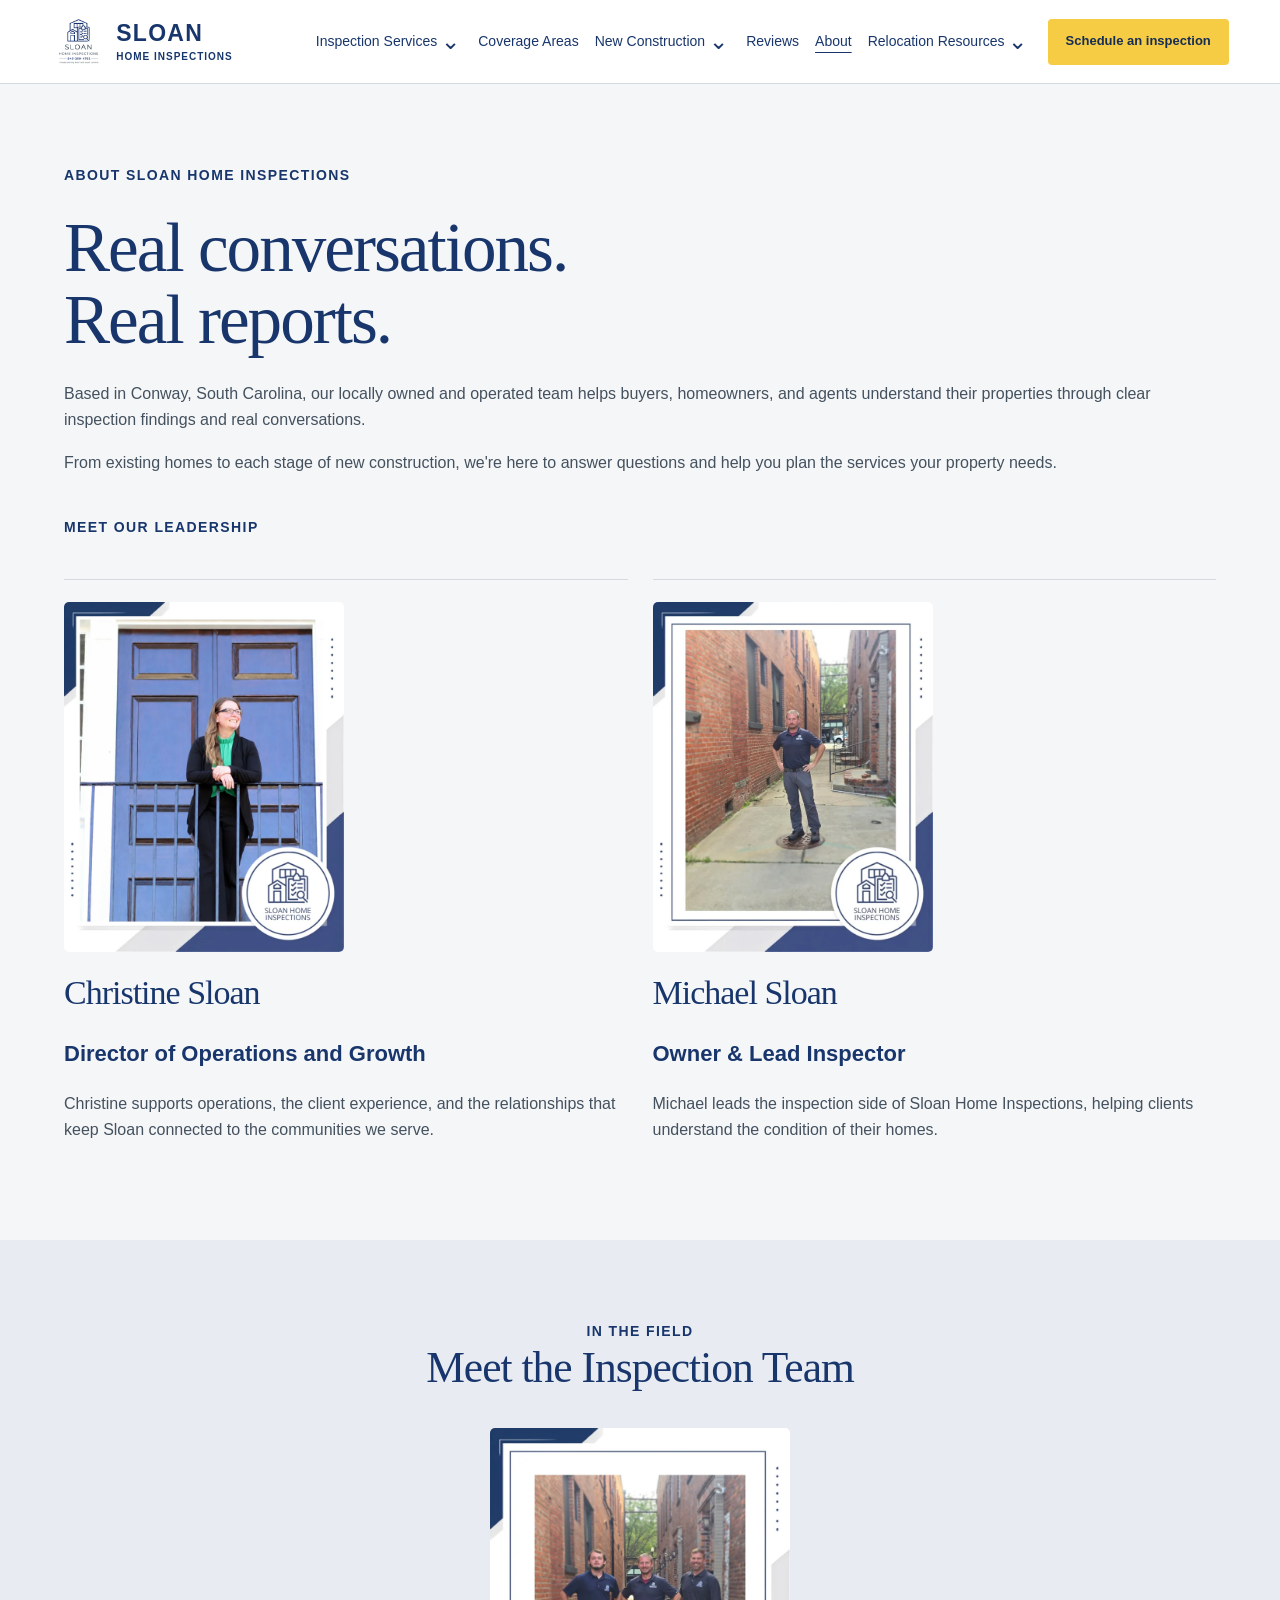
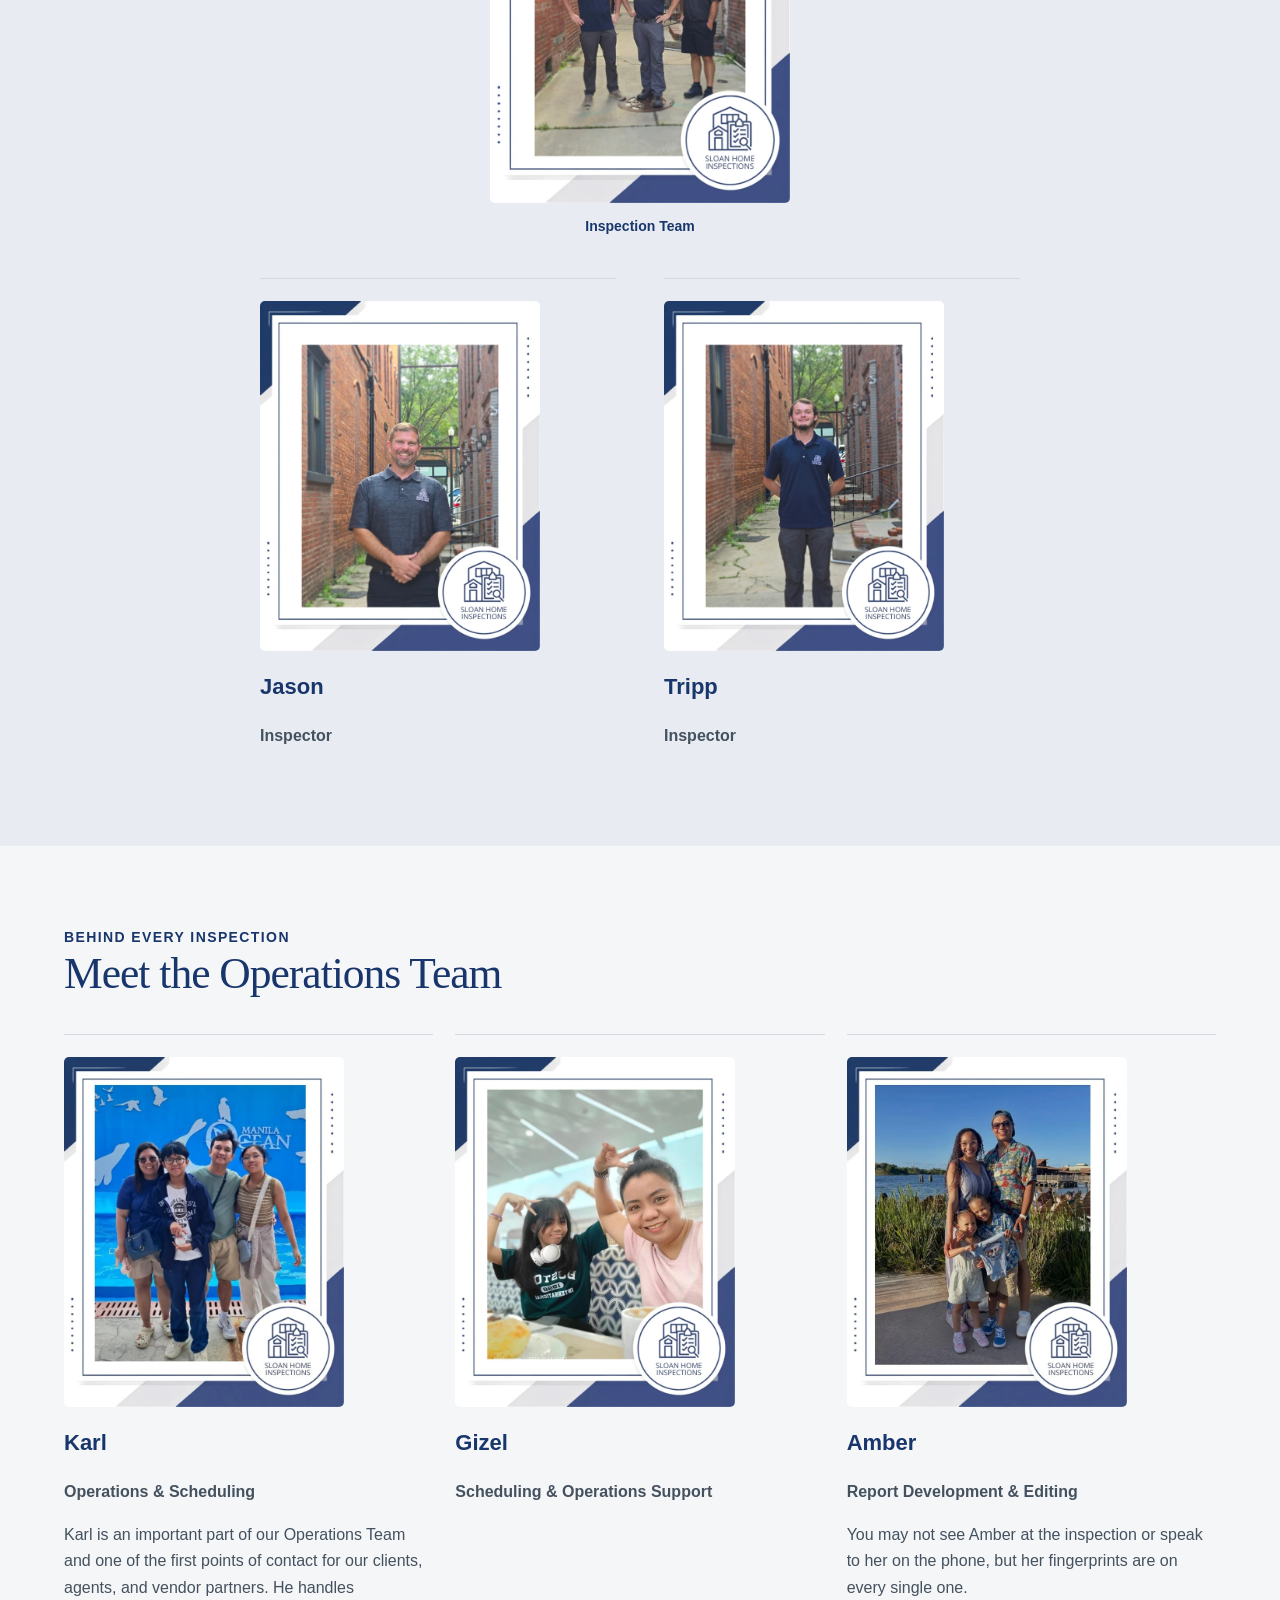
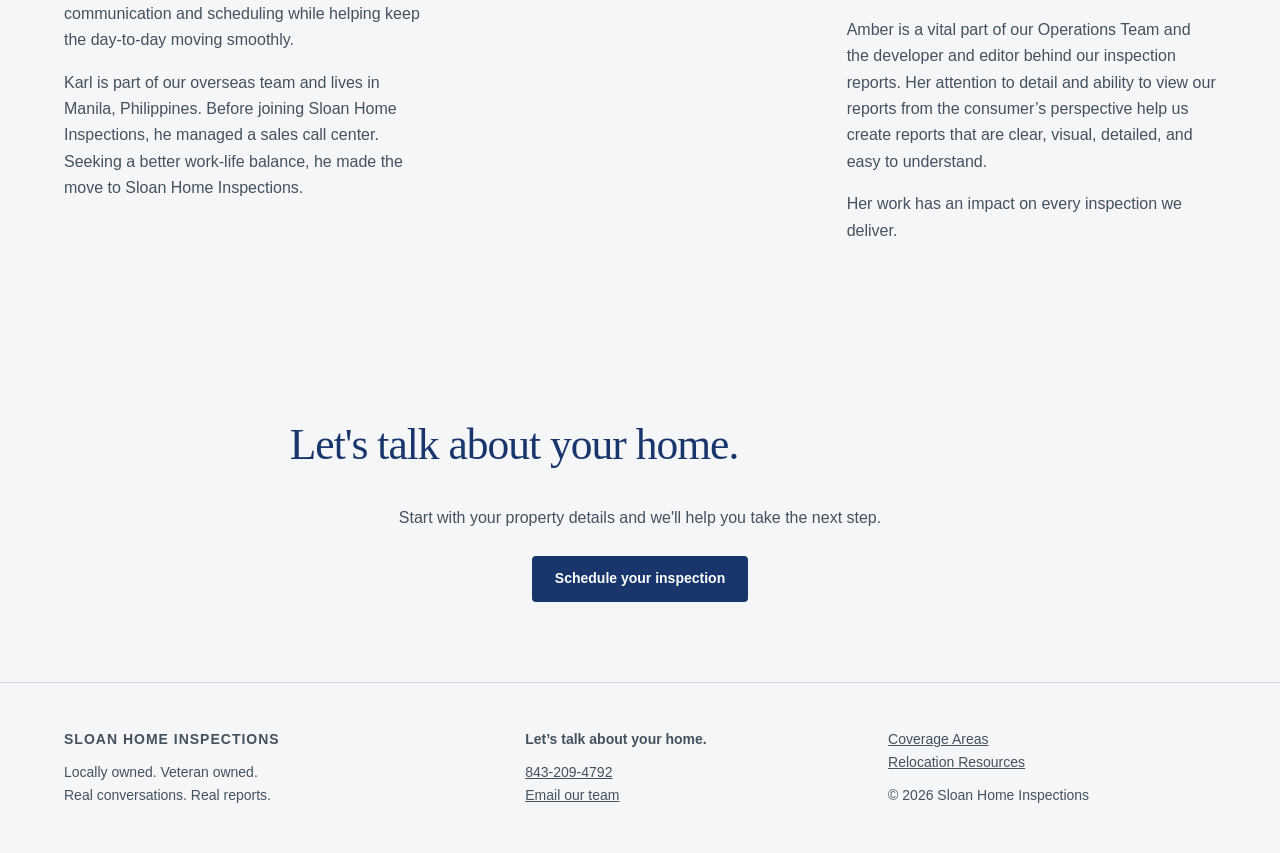
<file: about.html>
<!doctype html>
<html lang="en"><head><meta charset="utf-8"><meta name="viewport" content="width=device-width,initial-scale=1"><title>About Our Team | Sloan Home Inspections</title><meta name="description" content="Locally owned home inspections, new construction inspections and specialty testing based in Conway, South Carolina. Schedule online."><style>
:root{--ink:#143c3c;--paper:#f6f4ed;--lime:#d8e99b;--line:#d6ddd4}*{box-sizing:border-box}html{scroll-behavior:smooth;scroll-padding-top:100px}body{margin:0;background:var(--paper);color:var(--ink);font:16px/1.65 Arial,sans-serif}a{color:inherit}header{position:sticky;top:0;background:var(--paper);z-index:10;border-bottom:1px solid var(--line)}nav{max-width:1320px;margin:auto;padding:20px 5%;display:flex;align-items:center;gap:28px}.brand{text-decoration:none;font-weight:800;font-size:25px;letter-spacing:2px;line-height:1}.brand small{display:block;font-size:10px;letter-spacing:1.5px;margin-top:7px}nav .links{display:flex;gap:24px;margin-left:auto;font-size:14px}nav .links a{text-decoration:none}.button{display:inline-block;padding:13px 23px;background:var(--ink);color:white;text-decoration:none;border-radius:4px;font-size:14px;font-weight:bold}.button.light{background:var(--lime);color:var(--ink)}.wrap{max-width:1320px;margin:auto;padding:80px 5%}.eyebrow{text-transform:uppercase;letter-spacing:2px;font-size:11px;font-weight:bold}h1,h2,h3,p{margin-top:0}h1{font:normal clamp(44px,5.4vw,76px)/1.04 Georgia,serif;letter-spacing:-2px;margin:25px 0}h2{font:normal clamp(34px,3.4vw,49px)/1.12 Georgia,serif;letter-spacing:-1px}h3{font-size:20px;line-height:1.3}p{max-width:640px}.hero{display:grid;grid-template-columns:1.08fr 1fr;gap:65px;align-items:center;padding-top:55px;padding-bottom:55px}.hero .intro{font-size:18px;max-width:480px}.actions{display:flex;align-items:center;gap:25px;margin:30px 0}.textlink{font-size:14px;text-underline-offset:5px}.scene{position:relative;background:#dfe5db;border-radius:160px 160px 5px 5px;overflow:hidden;min-height:470px;display:flex;align-items:center}.scene svg{width:100%;height:auto}.scene .caption{position:absolute;bottom:25px;left:25px;background:var(--paper);padding:15px 20px;font-size:12px}.strip{border-top:1px solid var(--line);border-bottom:1px solid var(--line);display:flex;justify-content:space-around;padding:21px 5%;font-size:12px;letter-spacing:1px;text-transform:uppercase;gap:20px}.dark{background:var(--ink);color:var(--paper)}.sectionhead{display:flex;justify-content:space-between;gap:50px;align-items:flex-start;margin-bottom:35px}.sectionhead p{max-width:390px}.journey{display:grid;grid-template-columns:repeat(4,1fr);gap:0}.stage{border-top:1px solid #73918b;padding:30px 25px 0 0}.number{display:block;font:italic 37px Georgia;color:var(--lime);margin-bottom:35px}.stage p{color:#c6d5ce;font-size:14px}.stage h3{font-family:Georgia;font-weight:normal;font-size:25px}.grid{display:grid;grid-template-columns:repeat(3,1fr);gap:22px}.service{border-top:1px solid var(--line);padding:25px 0}.service span{font-size:11px;letter-spacing:1px}.service p{font-size:14px}.partner{background:#e7ebdf;padding:25px;margin-top:20px}.split{display:grid;grid-template-columns:1fr 1fr;gap:80px}.area{background:#e7ebdf}.towns{display:flex;flex-wrap:wrap;gap:10px}.towns span{padding:7px 14px;border:1px solid #b7c6b5;border-radius:30px;font-size:13px}.note{font-size:13px}.team{display:grid;grid-template-columns:repeat(2,1fr);gap:25px;margin-top:40px}.person{border-top:1px solid var(--line);padding-top:22px}.person .initial{display:inline-flex;width:52px;height:52px;border-radius:50%;background:#e0e7d6;align-items:center;justify-content:center;margin-bottom:20px;font:22px Georgia}.person p{font-size:14px}.review{border:1px solid var(--line);padding:35px;background:white}.review .google{font-weight:bold;font-size:23px}.cta{text-align:center}.cta p{margin:0 auto 25px}footer{padding:35px 5%;max-width:1320px;margin:auto;font-size:12px;display:flex;justify-content:space-between;gap:20px}.faq details{border-top:1px solid var(--line);padding:18px 0}.faq summary{cursor:pointer;font-weight:bold}.faq details p{padding-top:15px;font-size:14px}.mobile{display:none} @media(max-width:850px){nav{flex-wrap:wrap;gap:15px;padding:16px 5%}nav .links{order:3;width:100%;gap:18px;overflow:auto;font-size:12px}.hero,.split{grid-template-columns:1fr;gap:35px}.wrap{padding:55px 6%}.scene{min-height:340px;max-width:550px}.journey,.grid{grid-template-columns:repeat(2,1fr)}.sectionhead{display:block}.strip{flex-wrap:wrap;font-size:10px}.hero{padding-top:40px}.number{margin-bottom:15px}.stage{margin-top:20px}.brand{font-size:21px}nav>.button{margin-left:auto;padding:10px 14px;font-size:12px}footer{flex-direction:column}}@media(max-width:500px){.grid,.team{grid-template-columns:1fr}.journey{gap:15px}.stage{padding-right:5px}.stage h3{font-size:21px}.actions{gap:18px}.scene{min-height:310px}h1{font-size:51px}}

:root{--ink:#18366c;--paper:#f5f6f8;--lime:#f5cc43;--line:#d5dae2}body{color:#44515e}h1,h2,h3,.brand,.eyebrow{color:var(--ink)}.dark h2,.dark h3,.dark .eyebrow{color:white}.dark p,.stage p{color:#dde4ef}header{background:white}nav{max-width:1480px;gap:22px}nav .links{gap:18px;white-space:nowrap}.brand{display:flex;align-items:center;gap:10px;letter-spacing:1px}.brand img{width:48px;height:48px;object-fit:cover;object-position:center}.brand small{font-size:10px}.button{background:var(--ink)}.button.light{color:#172d54}.area,.partner{background:#e8ecf2}.person .initial{background:#e8ecf2;color:var(--ink)}.scene{background:#e8ecf2}.scene .caption{border-left:4px solid var(--lime)}.sectionhead p{font-size:16px}.service p,.stage p,.person p,.faq details p{font-size:16px}.note{font-size:14px}.eyebrow,.service span{font-size:12px}.textlink{color:var(--ink)}.dark .textlink{color:white}.feature{background:white;border:1px solid var(--line);padding:28px}.figure{margin:0;background:#e8ecf2;border-radius:4px;overflow:hidden}.figure svg{display:block;width:100%;height:auto}.figure figcaption{padding:12px 18px;font-size:14px}.figure+ h3{margin-top:22px}.detail-list{padding-left:22px}.detail-list li{margin-bottom:12px}.detail-list strong{color:var(--ink)}.subnav{display:flex;gap:12px;flex-wrap:wrap;margin-bottom:35px}.subnav a{border:1px solid var(--line);border-radius:30px;padding:8px 16px;text-decoration:none;font-size:14px}.map{width:100%;display:block;border:1px solid var(--line);border-radius:5px}.sources{font-size:14px;border-top:1px solid var(--line);padding-top:18px}.table-wrap{overflow:auto}table{border-collapse:collapse;width:100%;font-size:16px;background:white}th,td{text-align:left;vertical-align:top;padding:18px;border-bottom:1px solid var(--line)}th{background:var(--ink);color:white}.callout{border-left:5px solid var(--lime);padding:20px 25px;background:#e8ecf2;margin:25px 0}.detail-grid{display:grid;grid-template-columns:1fr 1fr;gap:40px}.detail-grid p{max-width:none}.logo-panel{background:white;border-radius:160px 160px 5px 5px;overflow:hidden;border:1px solid var(--line)}.logo-panel img{display:block;width:100%;height:auto}.map-block{margin-top:30px}.map-block figcaption{font-size:14px;margin-top:12px}@media(max-width:1100px){nav{flex-wrap:wrap}nav .links{order:3;width:100%;overflow:auto;padding-bottom:5px;margin-left:0}nav>.button{margin-left:auto}}@media(max-width:650px){.detail-grid{grid-template-columns:1fr}.feature{padding:20px}th,td{min-width:170px}.brand img{width:40px;height:40px}}

#inspection-team .eyebrow,#inspection-team h2{text-align:center}#inspection-team .inspection-team-photo{margin:30px auto;max-width:600px;text-align:center}#inspection-team .inspection-team-photo img{display:block;width:100%;height:auto;border-radius:5px}#inspection-team .inspection-team-photo figcaption{margin-top:12px;font-weight:bold;color:var(--ink)}#inspection-team .team{grid-template-columns:repeat(3,minmax(0,1fr))}@media(max-width:650px){#inspection-team .team{grid-template-columns:1fr}}
</style><style>.team-photo{display:block;width:100%;max-width:360px;height:auto;margin-bottom:22px;border-radius:5px}.team-profile p{max-width:none}</style><style>
/* Clear paths, readable details, and easy booking across devices. */
.eyebrow{font-size:14px;letter-spacing:1.4px}.brand small{font-size:12px}.strip{font-size:14px;letter-spacing:.5px}.button{min-height:46px;display:inline-flex;align-items:center;justify-content:center}.button:hover{background:#244984}.button.light:hover{background:#ffdb67}a:focus-visible,summary:focus-visible{outline:3px solid #a56e00;outline-offset:5px}.dark a:focus-visible{outline-color:#f5cc43}.skip-link{position:fixed;left:16px;top:-100px;z-index:100;background:#18366c;color:white;padding:12px 20px}.skip-link:focus{top:12px}.choice-grid{display:grid;grid-template-columns:repeat(3,minmax(0,1fr));gap:22px}.choice-card{display:flex;flex-direction:column;background:white;padding:30px;border:1px solid var(--line);border-top:5px solid var(--lime);border-radius:5px;text-decoration:none;transition:box-shadow .15s,transform .15s}.choice-card:hover{box-shadow:0 8px 24px #18366c14;transform:translateY(-2px)}.choice-card p{margin-bottom:20px}.choice-card .card-link{margin-top:auto;color:var(--ink);font-weight:bold;text-decoration:underline;text-underline-offset:4px}.choice-card h3{font-size:24px}.quickpaths{padding-top:45px;padding-bottom:55px}.process-grid{display:grid;grid-template-columns:repeat(3,minmax(0,1fr));gap:30px}.process-grid article{border-top:3px solid var(--lime);padding-top:22px}.process-grid p{margin-bottom:0}.jump-links{display:flex;flex-wrap:wrap;gap:10px;margin:24px 0}.jump-links a{padding:9px 16px;border:1px solid var(--line);border-radius:4px;background:white;text-decoration:none;font-weight:bold;font-size:14px}.jump-links a:hover{background:#e8ecf2}.scope-grid{display:grid;grid-template-columns:repeat(3,minmax(0,1fr));gap:20px}.scope-grid article{background:white;border:1px solid var(--line);padding:24px}.report-points{padding-left:22px}.report-points li{margin-bottom:12px}.report-points strong{color:var(--ink)}.mobile-booking{display:none}nav .links a[aria-current=page]{font-weight:bold;text-decoration:underline;text-underline-offset:6px}.faq p{max-width:850px}.dark .callout{color:#44515e}footer{font-size:14px}@media(max-width:850px){.choice-grid,.scope-grid{grid-template-columns:1fr}.process-grid{grid-template-columns:1fr;gap:25px}.quickpaths{padding-top:30px;padding-bottom:40px}nav .links{font-size:14px;padding:4px 0 8px;gap:20px}.mobile-booking{display:flex;position:fixed;bottom:0;left:0;right:0;z-index:30;background:white;border-top:1px solid var(--line);padding:10px 6% calc(10px + env(safe-area-inset-bottom));gap:12px}.mobile-booking a{flex:1;font-size:14px;padding:10px}.mobile-booking .phone{background:#e8ecf2;color:var(--ink)}body{padding-bottom:85px}.actions{flex-wrap:wrap}.brand small{font-size:12px}.strip{font-size:14px}html{scroll-padding-top:160px}}@media(prefers-reduced-motion:reduce){html{scroll-behavior:auto}.choice-card{transition:none}.choice-card:hover{transform:none}}
</style><style>
nav .links{overflow:visible;align-items:center;white-space:normal}nav .nav-dropdown{position:relative;border:0;padding:0;margin:0}nav .nav-dropdown summary{list-style:none;cursor:pointer;font:inherit;color:inherit;padding:10px 0;display:flex;align-items:center;gap:7px;white-space:nowrap}nav .nav-dropdown summary::-webkit-details-marker{display:none}nav .nav-dropdown summary:after{content:"";width:6px;height:6px;border-right:2px solid currentColor;border-bottom:2px solid currentColor;transform:rotate(45deg);margin-top:-4px}nav .nav-dropdown[open] summary:after{transform:rotate(225deg);margin-top:3px}nav .dropdown-links{position:absolute;top:100%;left:0;z-index:50;width:290px;max-width:calc(100vw - 40px);padding:8px;background:#fff;color:#18366c;border:1px solid #d5dce6;border-radius:5px;box-shadow:0 12px 28px #18366c22;display:flex;flex-direction:column;gap:0;white-space:normal}nav .dropdown-links a{display:block;padding:10px 12px;font-size:14px;line-height:1.4;border-radius:3px}nav .dropdown-links a:hover,nav .dropdown-links a:focus-visible{background:#e8ecf2}nav summary:focus-visible,nav .links>a:focus-visible{outline:3px solid #f5cc43;outline-offset:4px}
@media(max-width:1100px){nav{flex-wrap:wrap}nav .links{order:3;width:100%;margin-left:0;gap:18px;flex-wrap:wrap;overflow:visible;padding:4px 0 8px}}@media(max-width:600px){nav .links{gap:8px 18px;align-items:center}nav .nav-dropdown{position:static}nav .links{position:relative}nav .dropdown-links{left:0;right:0;top:100%;width:100%;max-width:100%;max-height:55vh;overflow-y:auto}nav .nav-dropdown summary{padding:8px 0}nav .links>a{padding:8px 0}}
</style><style>@media(min-width:601px){nav .nav-dropdown:last-child .dropdown-links{left:auto;right:0}}</style><meta name="robots" content="noindex, nofollow"><meta name="theme-color" content="#18366c"><link rel="canonical" href="https://sloan-home-inspections.christinesellsinthes.chatgpt.site/about.html"><link rel="stylesheet" href="assets/site.css?v=72"><script src="assets/site.js?v=56" defer></script><script type="application/ld+json">{"@context": "https://schema.org", "@type": "HomeAndConstructionBusiness", "name": "Sloan Home Inspections", "url": "https://sloan-home-inspections.christinesellsinthes.chatgpt.site", "telephone": "+1-843-209-4792", "image": "https://sloan-home-inspections.christinesellsinthes.chatgpt.site/assets/sloan-logo-optimized.webp", "description": "Locally owned, veteran-owned home inspections based in Conway, South Carolina, serving the Grand Strand, Pee Dee, and southeastern North Carolina.", "areaServed": [{"@type": "Place", "name": "Grand Strand, South Carolina"}, {"@type": "Place", "name": "Pee Dee, South Carolina"}, {"@type": "Place", "name": "Southeastern North Carolina"}]}</script></head><body><a class="skip-link" href="#main-content">Skip to content</a><header class="site-header"><nav class="site-nav" aria-label="Main navigation"><a class="brand" href="index.html" aria-label="Sloan Home Inspections home"><img src="assets/sloan-logo-optimized.webp" alt="" width="720" height="720" decoding="async"><span>SLOAN<small>HOME INSPECTIONS</small></span></a><button type="button" class="menu-toggle" aria-controls="site-links" aria-expanded="false">Menu <span aria-hidden="true">☰</span></button><div id="site-links" class="site-links"><div class="nav-group"><div class="nav-label"><a href="services.html">Inspection Services</a><button type="button" class="dropdown-toggle" aria-label="Show Inspection Services menu" aria-controls="submenu-0" aria-expanded="false"><span aria-hidden="true">⌄</span></button></div><ul class="submenu" id="submenu-0" hidden><li><a href="services.html#property-types">Home &amp; Property Inspections</a></li><li><a href="services.html#pre-listing-property">Pre-Listing Inspections</a></li><li><a href="services.html#service-planner">Choose Your Services</a></li><li><a href="services.html#additional-services">Additional Services</a></li><li><a href="sewer-scopes.html">Sewer Camera Scopes</a></li><li><a href="manufactured-home-certifications.html">Manufactured Home Certifications</a></li><li><a href="government-backed-loans.html">VA, FHA &amp; USDA Support</a></li></ul></div><a href="coverage-areas.html">Coverage Areas</a><div class="nav-group"><div class="nav-label"><a href="new-construction.html">New Construction</a><button type="button" class="dropdown-toggle" aria-label="Show New Construction menu" aria-controls="submenu-2" aria-expanded="false"><span aria-hidden="true">⌄</span></button></div><ul class="submenu" id="submenu-2" hidden><li><a href="new-construction.html#construction">New Construction</a></li><li><a href="new-construction.html#warranty-inspection">11-Month Warranty</a></li><li><a href="new-construction.html#co-vs-inspection">Certificate of Occupancy vs. Inspection</a></li><li><a href="new-construction.html#new-home-additional-services">Additional Services</a></li></ul></div><a href="reviews.html">Reviews</a><a href="about.html" aria-current="page">About</a><div class="nav-group"><div class="nav-label"><a href="relocation-resources.html">Relocation Resources</a><button type="button" class="dropdown-toggle" aria-label="Show Relocation Resources menu" aria-controls="submenu-5" aria-expanded="false"><span aria-hidden="true">⌄</span></button></div><ul class="submenu" id="submenu-5" hidden><li><a href="relocation-resources.html#utility-finder">Address &amp; Utility Research</a></li><li><a href="relocation-resources.html#moving-checklist">Moving Checklist</a></li><li><a href="relocation-resources.html#property-maps">Property Maps &amp; Flood Zones</a></li><li><a href="relocation-resources.html#municipalities">Local Government</a></li><li><a href="relocation-resources.html#utilities">Utilities &amp; Internet</a></li><li><a href="relocation-resources.html#schools-community">Schools &amp; Community</a></li></ul></div></div><a class="button light nav-book" href="https://app.spectora.com/home-inspectors/sloan-home-inspections/schedule" target="_blank" rel="noopener">Schedule an inspection</a></nav></header><main id="main-content"><section class="wrap"><div class="eyebrow">About Sloan Home Inspections</div><h1>Real conversations.<br>Real reports.</h1><p class="intro" style="max-width:none;width:100%">Based in Conway, South Carolina, our locally owned and operated team helps buyers, homeowners, and agents understand their properties through clear inspection findings and real conversations.</p><p style="max-width:none;width:100%">From existing homes to each stage of new construction, we're here to answer questions and help you plan the services your property needs.</p><div class="eyebrow" style="margin-top:40px">Meet our leadership</div><div class="team"><article class="person"><img class="team-photo" src="assets/christine-optimized.webp" alt="Christine Sloan, Director of Operations and Growth" loading="lazy" width="720" height="900" decoding="async"><h2>Christine Sloan</h2><h3>Director of Operations and Growth</h3><p>Christine supports operations, the client experience, and the relationships that keep Sloan connected to the communities we serve.</p></article><article class="person"><img class="team-photo" src="assets/michael-optimized.webp" alt="Michael Sloan, Owner and Lead Inspector" loading="lazy" width="720" height="900" decoding="async"><h2>Michael Sloan</h2><h3>Owner &amp; Lead Inspector</h3><p>Michael leads the inspection side of Sloan Home Inspections, helping clients understand the condition of their homes.</p></article></div></section><section class="area" id="inspection-team"><div class="wrap"><div class="eyebrow">In the field</div><h2>Meet the Inspection Team</h2><figure class="inspection-team-photo"><img src="assets/inspection-team-optimized.webp" alt="Michael, Jason, and Tripp — the Sloan inspection team" loading="lazy" width="720" height="900" decoding="async"><figcaption>Inspection Team</figcaption></figure><div class="team"><article class="person team-profile"><img class="team-photo" src="assets/jason-optimized.webp" alt="Jason, Inspector" loading="lazy" width="720" height="900" decoding="async"><h3>Jason</h3><p><strong>Inspector</strong></p></article><article class="person team-profile"><img class="team-photo" src="assets/tripp-optimized.webp" alt="Tripp, Inspector" loading="lazy" width="720" height="900" decoding="async"><h3>Tripp</h3><p><strong>Inspector</strong></p></article></div></div></section><section class="wrap" id="operations-team"><div class="eyebrow">Behind every inspection</div><h2>Meet the Operations Team</h2><div class="grid"><article class="person team-profile"><img class="team-photo" src="assets/karl-optimized.webp" alt="Family photo supplied for Karl’s team introduction" loading="lazy" width="720" height="900" decoding="async"><h3>Karl</h3><p><strong>Operations &amp; Scheduling</strong></p><p>Karl is an important part of our Operations Team and one of the first points of contact for our clients, agents, and vendor partners. He handles communication and scheduling while helping keep the day-to-day moving smoothly.</p><p>Karl is part of our overseas team and lives in Manila, Philippines. Before joining Sloan Home Inspections, he managed a sales call center. Seeking a better work-life balance, he made the move to Sloan Home Inspections.</p></article><article class="person team-profile"><img class="team-photo" src="assets/gizel-optimized.webp" alt="Gizel, Scheduling and Operations Support" loading="lazy" width="720" height="900" decoding="async"><h3>Gizel</h3><p><strong>Scheduling &amp; Operations Support</strong></p></article><article class="person team-profile"><img class="team-photo" src="assets/amber-optimized.webp" alt="Family photo supplied for Amber’s team introduction" loading="lazy" width="720" height="900" decoding="async"><h3>Amber</h3><p><strong>Report Development &amp; Editing</strong></p><p>You may not see Amber at the inspection or speak to her on the phone, but her fingerprints are on every single one.</p><p>Amber is a vital part of our Operations Team and the developer and editor behind our inspection reports. Her attention to detail and ability to view our reports from the consumer’s perspective help us create reports that are clear, visual, detailed, and easy to understand.</p><p>Her work has an impact on every inspection we deliver.</p></article></div></section><section class="wrap cta"><h2>Let's talk about your home.</h2><p>Start with your property details and we'll help you take the next step.</p><a class="button" href="https://app.spectora.com/home-inspectors/sloan-home-inspections/schedule" target="_blank" rel="noopener">Schedule your inspection</a></section></main><footer class="site-footer"><div><a class="footer-brand" href="index.html">SLOAN HOME INSPECTIONS</a><p>Locally owned. Veteran owned.<br>Real conversations. Real reports.</p></div><div><strong>Let’s talk about your home.</strong><p><a href="tel:8432094792">843-209-4792</a><br><a href="mailto:christine@sloanhomeinspections.net">Email our team</a></p></div><div><a href="coverage-areas.html">Coverage Areas</a><br><a href="relocation-resources.html">Relocation Resources</a><p>© 2026 Sloan Home Inspections</p></div></footer><div class="mobile-booking" aria-label="Contact and scheduling"><a class="button phone" href="tel:8432094792">Call our team</a><a class="button" href="https://app.spectora.com/home-inspectors/sloan-home-inspections/schedule" target="_blank" rel="noopener">Schedule inspection</a></div></body></html>
</file>
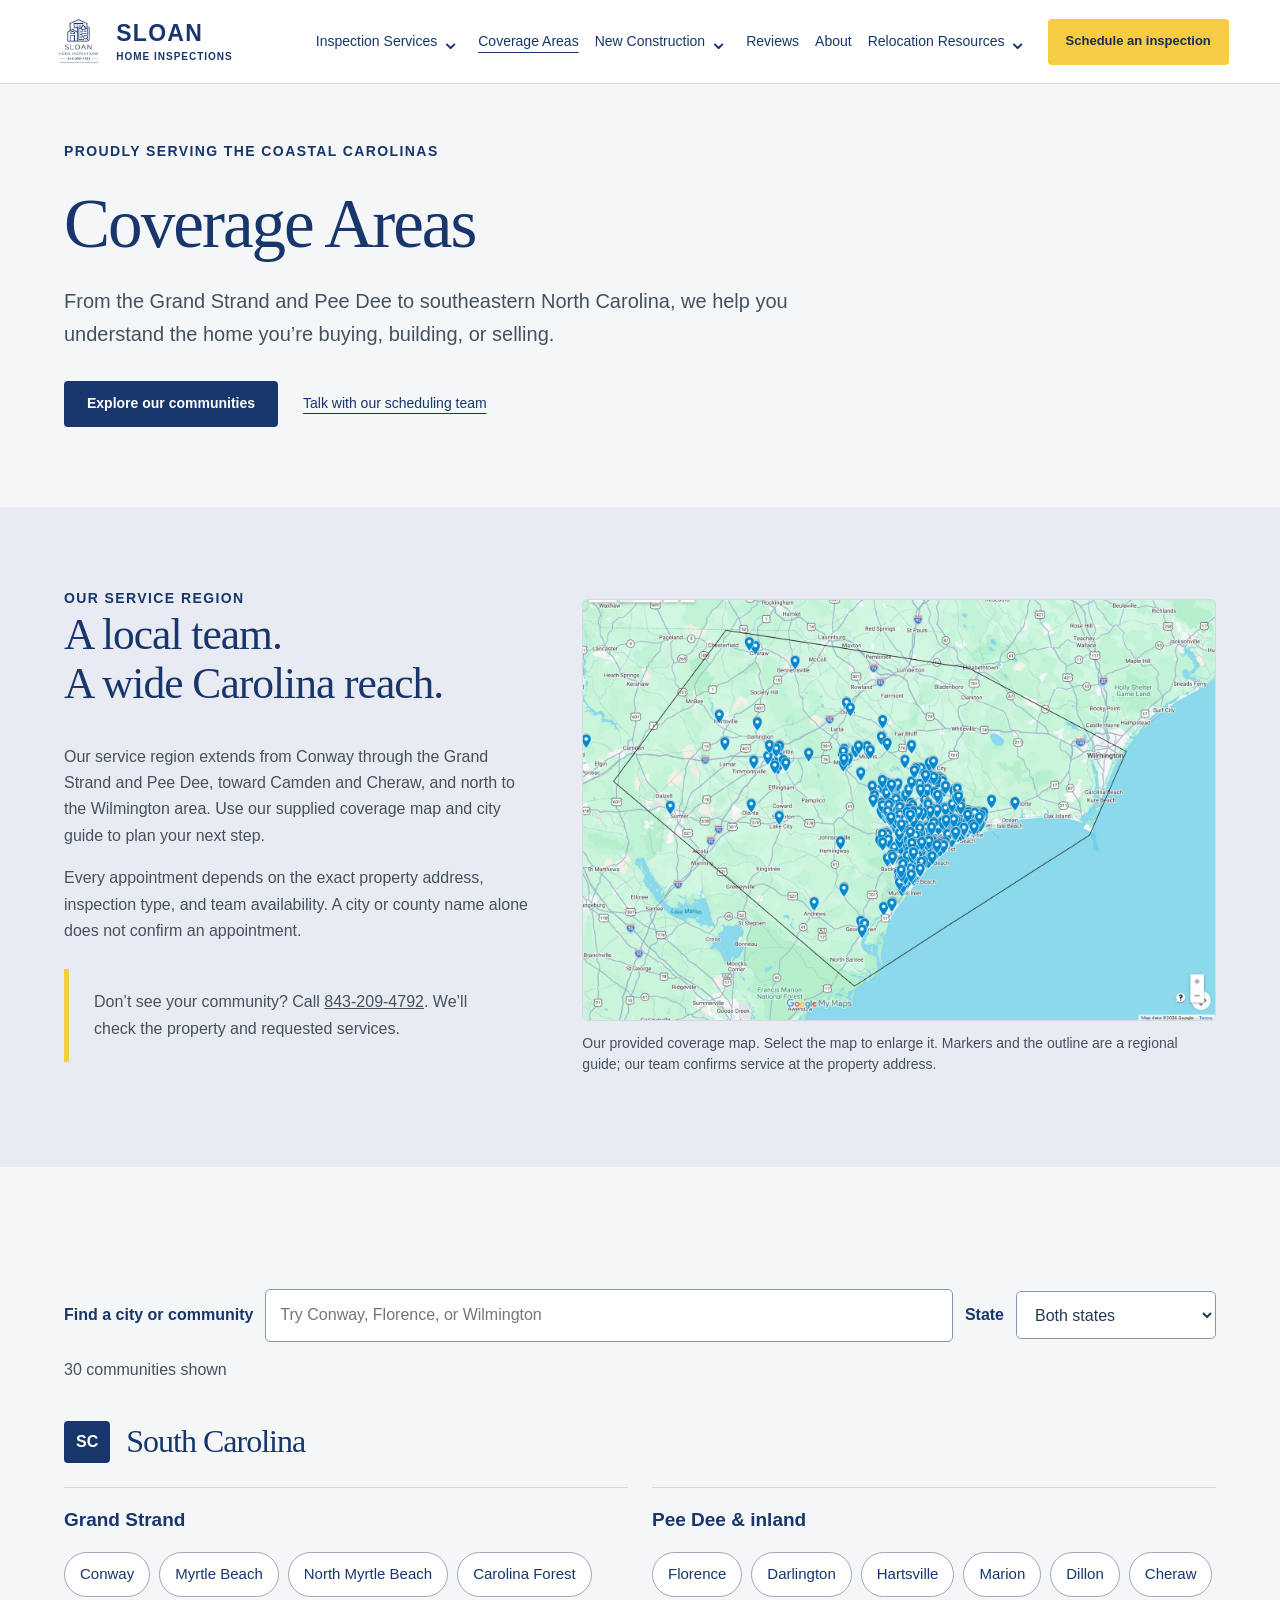
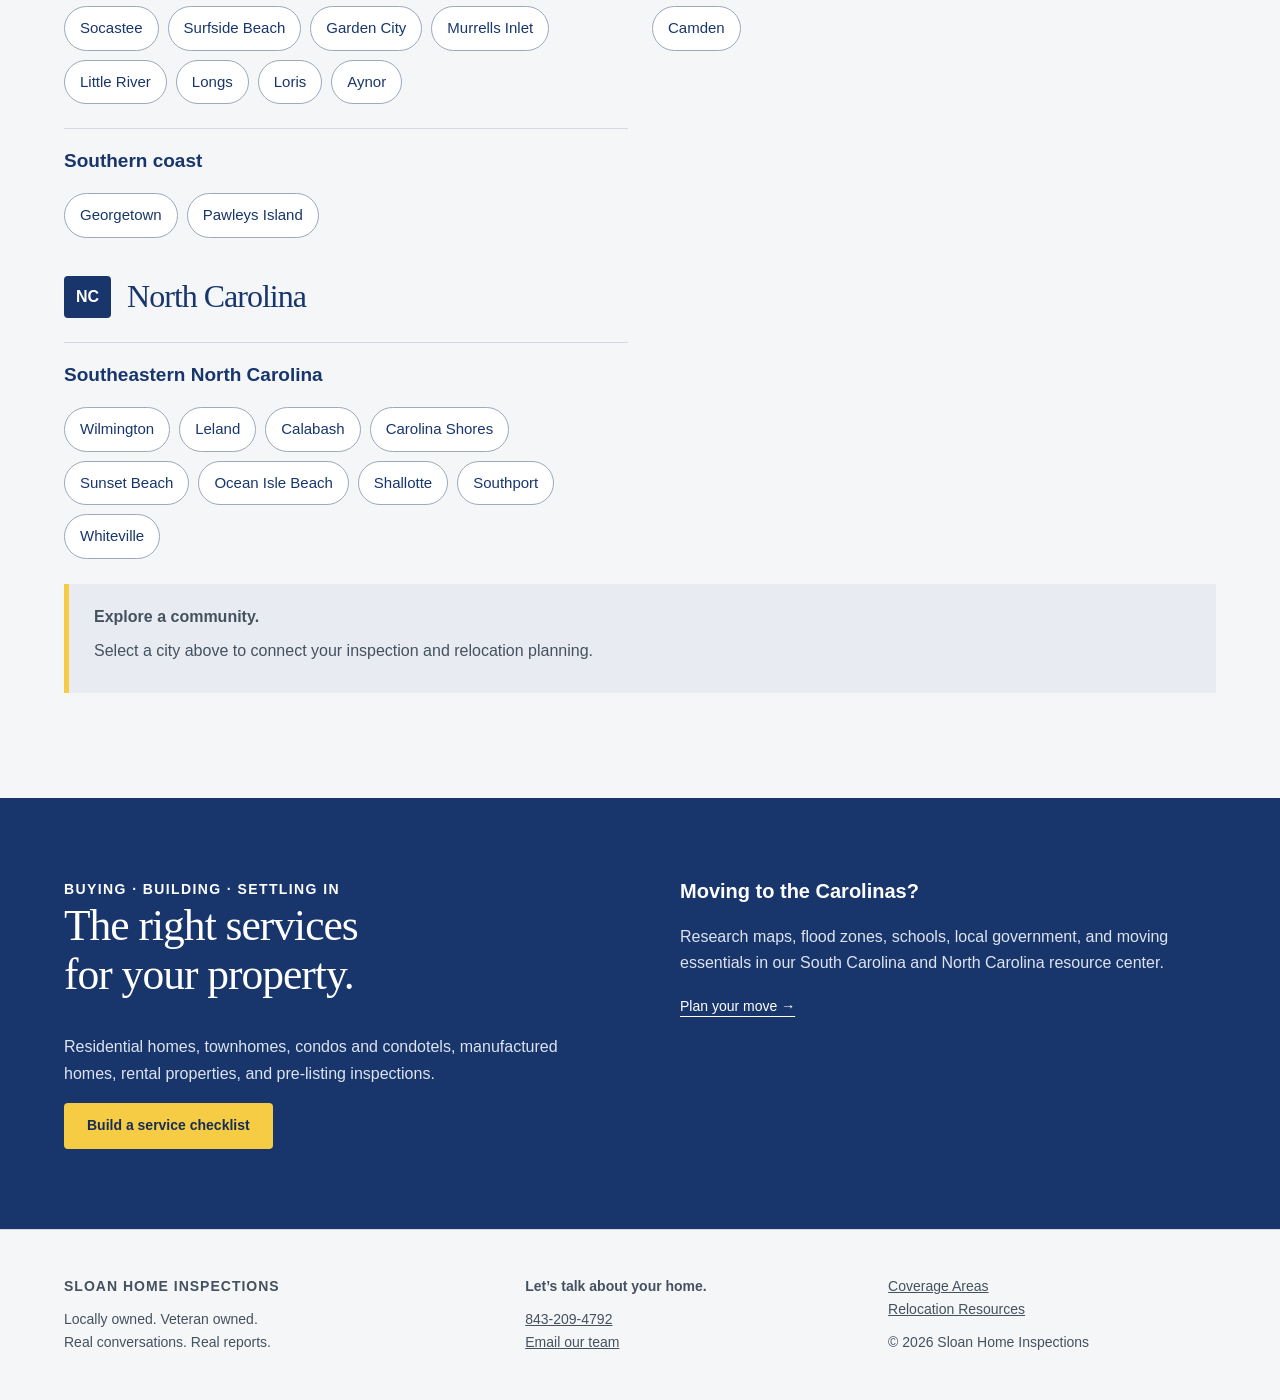
<file: coverage-areas.html>
<!doctype html>
<html lang="en"><head><meta charset="utf-8"><meta name="viewport" content="width=device-width,initial-scale=1"><title>Coverage Areas | Grand Strand, Pee Dee &amp; Wilmington | Sloan Home Inspections</title><meta name="description" content="Explore Sloan Home Inspections coverage across the Grand Strand, Pee Dee, and southeastern North Carolina. Check your address and plan your inspection."><style>
:root{--ink:#143c3c;--paper:#f6f4ed;--lime:#d8e99b;--line:#d6ddd4}*{box-sizing:border-box}html{scroll-behavior:smooth;scroll-padding-top:100px}body{margin:0;background:var(--paper);color:var(--ink);font:16px/1.65 Arial,sans-serif}a{color:inherit}header{position:sticky;top:0;background:var(--paper);z-index:10;border-bottom:1px solid var(--line)}nav{max-width:1320px;margin:auto;padding:20px 5%;display:flex;align-items:center;gap:28px}.brand{text-decoration:none;font-weight:800;font-size:25px;letter-spacing:2px;line-height:1}.brand small{display:block;font-size:10px;letter-spacing:1.5px;margin-top:7px}nav .links{display:flex;gap:24px;margin-left:auto;font-size:14px}nav .links a{text-decoration:none}.button{display:inline-block;padding:13px 23px;background:var(--ink);color:white;text-decoration:none;border-radius:4px;font-size:14px;font-weight:bold}.button.light{background:var(--lime);color:var(--ink)}.wrap{max-width:1320px;margin:auto;padding:80px 5%}.eyebrow{text-transform:uppercase;letter-spacing:2px;font-size:11px;font-weight:bold}h1,h2,h3,p{margin-top:0}h1{font:normal clamp(44px,5.4vw,76px)/1.04 Georgia,serif;letter-spacing:-2px;margin:25px 0}h2{font:normal clamp(34px,3.4vw,49px)/1.12 Georgia,serif;letter-spacing:-1px}h3{font-size:20px;line-height:1.3}p{max-width:640px}.hero{display:grid;grid-template-columns:1.08fr 1fr;gap:65px;align-items:center;padding-top:55px;padding-bottom:55px}.hero .intro{font-size:18px;max-width:480px}.actions{display:flex;align-items:center;gap:25px;margin:30px 0}.textlink{font-size:14px;text-underline-offset:5px}.scene{position:relative;background:#dfe5db;border-radius:160px 160px 5px 5px;overflow:hidden;min-height:470px;display:flex;align-items:center}.scene svg{width:100%;height:auto}.scene .caption{position:absolute;bottom:25px;left:25px;background:var(--paper);padding:15px 20px;font-size:12px}.strip{border-top:1px solid var(--line);border-bottom:1px solid var(--line);display:flex;justify-content:space-around;padding:21px 5%;font-size:12px;letter-spacing:1px;text-transform:uppercase;gap:20px}.dark{background:var(--ink);color:var(--paper)}.sectionhead{display:flex;justify-content:space-between;gap:50px;align-items:flex-start;margin-bottom:35px}.sectionhead p{max-width:390px}.journey{display:grid;grid-template-columns:repeat(4,1fr);gap:0}.stage{border-top:1px solid #73918b;padding:30px 25px 0 0}.number{display:block;font:italic 37px Georgia;color:var(--lime);margin-bottom:35px}.stage p{color:#c6d5ce;font-size:14px}.stage h3{font-family:Georgia;font-weight:normal;font-size:25px}.grid{display:grid;grid-template-columns:repeat(3,1fr);gap:22px}.service{border-top:1px solid var(--line);padding:25px 0}.service span{font-size:11px;letter-spacing:1px}.service p{font-size:14px}.partner{background:#e7ebdf;padding:25px;margin-top:20px}.split{display:grid;grid-template-columns:1fr 1fr;gap:80px}.area{background:#e7ebdf}.towns{display:flex;flex-wrap:wrap;gap:10px}.towns span{padding:7px 14px;border:1px solid #b7c6b5;border-radius:30px;font-size:13px}.note{font-size:13px}.team{display:grid;grid-template-columns:repeat(2,1fr);gap:25px;margin-top:40px}.person{border-top:1px solid var(--line);padding-top:22px}.person .initial{display:inline-flex;width:52px;height:52px;border-radius:50%;background:#e0e7d6;align-items:center;justify-content:center;margin-bottom:20px;font:22px Georgia}.person p{font-size:14px}.review{border:1px solid var(--line);padding:35px;background:white}.review .google{font-weight:bold;font-size:23px}.cta{text-align:center}.cta p{margin:0 auto 25px}footer{padding:35px 5%;max-width:1320px;margin:auto;font-size:12px;display:flex;justify-content:space-between;gap:20px}.faq details{border-top:1px solid var(--line);padding:18px 0}.faq summary{cursor:pointer;font-weight:bold}.faq details p{padding-top:15px;font-size:14px}.mobile{display:none} @media(max-width:850px){nav{flex-wrap:wrap;gap:15px;padding:16px 5%}nav .links{order:3;width:100%;gap:18px;overflow:auto;font-size:12px}.hero,.split{grid-template-columns:1fr;gap:35px}.wrap{padding:55px 6%}.scene{min-height:340px;max-width:550px}.journey,.grid{grid-template-columns:repeat(2,1fr)}.sectionhead{display:block}.strip{flex-wrap:wrap;font-size:10px}.hero{padding-top:40px}.number{margin-bottom:15px}.stage{margin-top:20px}.brand{font-size:21px}nav>.button{margin-left:auto;padding:10px 14px;font-size:12px}footer{flex-direction:column}}@media(max-width:500px){.grid,.team{grid-template-columns:1fr}.journey{gap:15px}.stage{padding-right:5px}.stage h3{font-size:21px}.actions{gap:18px}.scene{min-height:310px}h1{font-size:51px}}

:root{--ink:#18366c;--paper:#f5f6f8;--lime:#f5cc43;--line:#d5dae2}body{color:#44515e}h1,h2,h3,.brand,.eyebrow{color:var(--ink)}.dark h2,.dark h3,.dark .eyebrow{color:white}.dark p,.stage p{color:#dde4ef}header{background:white}nav{max-width:1480px;gap:22px}nav .links{gap:18px;white-space:nowrap}.brand{display:flex;align-items:center;gap:10px;letter-spacing:1px}.brand img{width:48px;height:48px;object-fit:cover;object-position:center}.brand small{font-size:10px}.button{background:var(--ink)}.button.light{color:#172d54}.area,.partner{background:#e8ecf2}.person .initial{background:#e8ecf2;color:var(--ink)}.scene{background:#e8ecf2}.scene .caption{border-left:4px solid var(--lime)}.sectionhead p{font-size:16px}.service p,.stage p,.person p,.faq details p{font-size:16px}.note{font-size:14px}.eyebrow,.service span{font-size:12px}.textlink{color:var(--ink)}.dark .textlink{color:white}.feature{background:white;border:1px solid var(--line);padding:28px}.figure{margin:0;background:#e8ecf2;border-radius:4px;overflow:hidden}.figure svg{display:block;width:100%;height:auto}.figure figcaption{padding:12px 18px;font-size:14px}.figure+ h3{margin-top:22px}.detail-list{padding-left:22px}.detail-list li{margin-bottom:12px}.detail-list strong{color:var(--ink)}.subnav{display:flex;gap:12px;flex-wrap:wrap;margin-bottom:35px}.subnav a{border:1px solid var(--line);border-radius:30px;padding:8px 16px;text-decoration:none;font-size:14px}.map{width:100%;display:block;border:1px solid var(--line);border-radius:5px}.sources{font-size:14px;border-top:1px solid var(--line);padding-top:18px}.table-wrap{overflow:auto}table{border-collapse:collapse;width:100%;font-size:16px;background:white}th,td{text-align:left;vertical-align:top;padding:18px;border-bottom:1px solid var(--line)}th{background:var(--ink);color:white}.callout{border-left:5px solid var(--lime);padding:20px 25px;background:#e8ecf2;margin:25px 0}.detail-grid{display:grid;grid-template-columns:1fr 1fr;gap:40px}.detail-grid p{max-width:none}.logo-panel{background:white;border-radius:160px 160px 5px 5px;overflow:hidden;border:1px solid var(--line)}.logo-panel img{display:block;width:100%;height:auto}.map-block{margin-top:30px}.map-block figcaption{font-size:14px;margin-top:12px}@media(max-width:1100px){nav{flex-wrap:wrap}nav .links{order:3;width:100%;overflow:auto;padding-bottom:5px;margin-left:0}nav>.button{margin-left:auto}}@media(max-width:650px){.detail-grid{grid-template-columns:1fr}.feature{padding:20px}th,td{min-width:170px}.brand img{width:40px;height:40px}}
</style><style>.team-photo{display:block;width:100%;max-width:360px;height:auto;margin-bottom:22px;border-radius:5px}.team-profile p{max-width:none}</style><style>
/* Clear paths, readable details, and easy booking across devices. */
.eyebrow{font-size:14px;letter-spacing:1.4px}.brand small{font-size:12px}.strip{font-size:14px;letter-spacing:.5px}.button{min-height:46px;display:inline-flex;align-items:center;justify-content:center}.button:hover{background:#244984}.button.light:hover{background:#ffdb67}a:focus-visible,summary:focus-visible{outline:3px solid #a56e00;outline-offset:5px}.dark a:focus-visible{outline-color:#f5cc43}.skip-link{position:fixed;left:16px;top:-100px;z-index:100;background:#18366c;color:white;padding:12px 20px}.skip-link:focus{top:12px}.choice-grid{display:grid;grid-template-columns:repeat(3,minmax(0,1fr));gap:22px}.choice-card{display:flex;flex-direction:column;background:white;padding:30px;border:1px solid var(--line);border-top:5px solid var(--lime);border-radius:5px;text-decoration:none;transition:box-shadow .15s,transform .15s}.choice-card:hover{box-shadow:0 8px 24px #18366c14;transform:translateY(-2px)}.choice-card p{margin-bottom:20px}.choice-card .card-link{margin-top:auto;color:var(--ink);font-weight:bold;text-decoration:underline;text-underline-offset:4px}.choice-card h3{font-size:24px}.quickpaths{padding-top:45px;padding-bottom:55px}.process-grid{display:grid;grid-template-columns:repeat(3,minmax(0,1fr));gap:30px}.process-grid article{border-top:3px solid var(--lime);padding-top:22px}.process-grid p{margin-bottom:0}.jump-links{display:flex;flex-wrap:wrap;gap:10px;margin:24px 0}.jump-links a{padding:9px 16px;border:1px solid var(--line);border-radius:4px;background:white;text-decoration:none;font-weight:bold;font-size:14px}.jump-links a:hover{background:#e8ecf2}.scope-grid{display:grid;grid-template-columns:repeat(3,minmax(0,1fr));gap:20px}.scope-grid article{background:white;border:1px solid var(--line);padding:24px}.report-points{padding-left:22px}.report-points li{margin-bottom:12px}.report-points strong{color:var(--ink)}.mobile-booking{display:none}nav .links a[aria-current=page]{font-weight:bold;text-decoration:underline;text-underline-offset:6px}.faq p{max-width:850px}.dark .callout{color:#44515e}footer{font-size:14px}@media(max-width:850px){.choice-grid,.scope-grid{grid-template-columns:1fr}.process-grid{grid-template-columns:1fr;gap:25px}.quickpaths{padding-top:30px;padding-bottom:40px}nav .links{font-size:14px;padding:4px 0 8px;gap:20px}.mobile-booking{display:flex;position:fixed;bottom:0;left:0;right:0;z-index:30;background:white;border-top:1px solid var(--line);padding:10px 6% calc(10px + env(safe-area-inset-bottom));gap:12px}.mobile-booking a{flex:1;font-size:14px;padding:10px}.mobile-booking .phone{background:#e8ecf2;color:var(--ink)}body{padding-bottom:85px}.actions{flex-wrap:wrap}.brand small{font-size:12px}.strip{font-size:14px}html{scroll-padding-top:160px}}@media(prefers-reduced-motion:reduce){html{scroll-behavior:auto}.choice-card{transition:none}.choice-card:hover{transform:none}}
</style><style>.hero-coverage{margin:25px 0 0;max-width:480px;border:1px solid var(--line);background:white;border-radius:5px;overflow:hidden}.hero-coverage img{display:block;width:100%;height:auto}.hero-coverage figcaption{padding:16px 20px;font-size:14px}.hero-coverage figcaption strong{color:var(--ink)}.hero-coverage a{display:inline-block;text-underline-offset:3px}.hero-coverage>a{display:block}</style><style>.service-photo{margin:0 0 20px;background:#e8ecf2;border-radius:5px;overflow:hidden}.service-photo img{display:block;width:100%;height:auto;aspect-ratio:3/2;object-fit:cover}.service-photo figcaption{padding:12px 14px;font-size:14px;line-height:1.5;color:#44515e}.photo-credit{display:block;margin-top:7px;font-size:12px}.stage{padding:25px 16px 0 0}.stage .number{margin-bottom:18px}.stage .service-photo{background:#e8ecf2}.stage .service-photo figcaption{color:#44515e}.photo-note{font-size:14px;max-width:900px;margin-top:25px}.choice-card .service-photo{margin:-10px -10px 22px}.service-photo img[src*="water-sampling"]{object-position:center 58%}.service-photo img[src*="pre-slab"]{object-position:center 65%}.service-photo img[src*="septic"]{object-fit:contain;background:#e8ecf2}@media(max-width:600px){.stage{padding-right:0}.journey{grid-template-columns:1fr}.stage .service-photo img{max-height:240px}.service-photo figcaption{font-size:14px}}</style><style>.service-overview{padding-top:60px;padding-bottom:60px}.overview-intro{max-width:760px;margin-bottom:32px}.overview-grid{display:grid;grid-template-columns:repeat(3,minmax(0,1fr));gap:24px}.overview-card{background:white;border:1px solid var(--line);border-radius:5px;overflow:hidden;display:flex;flex-direction:column}.overview-card>img{display:block;width:100%;height:auto;aspect-ratio:3/2;object-fit:cover}.overview-copy{padding:26px;display:flex;flex-direction:column;flex:1}.overview-copy h3{font-size:24px}.overview-copy p{max-width:none}.overview-detail{font-size:14px;line-height:1.65;border-top:1px solid var(--line);padding-top:18px}.overview-copy .textlink{margin-top:auto;font-weight:bold}.overview-help{display:flex;align-items:center;justify-content:space-between;gap:25px;margin:30px 0 20px;padding:24px;background:#e8ecf2;border-left:5px solid var(--lime)}.overview-help p{margin:0}.overview-help .button{flex-shrink:0}@media(max-width:850px){.overview-grid{grid-template-columns:1fr}.overview-help{align-items:flex-start;flex-direction:column}.overview-card>img{max-height:250px}.service-overview{padding-top:45px;padding-bottom:45px}}</style><style>.service-photo img[src*="pre-slab-sloan"]{aspect-ratio:auto;height:auto;object-fit:contain}</style><style>.sloan-advantage{background:#e8ecf2;border-top:1px solid var(--line);border-bottom:1px solid var(--line)}.sloan-advantage .wrap{padding-top:60px;padding-bottom:60px}.advantage-intro{max-width:760px}.advantage-grid{display:grid;grid-template-columns:repeat(2,minmax(0,1fr));gap:24px;margin-top:30px}.advantage-card{background:white;border:1px solid var(--line);border-top:5px solid var(--lime);padding:30px;border-radius:5px}.included-badge{display:inline-block;color:var(--ink);background:#f5cc43;padding:7px 12px;font-weight:bold;font-size:14px;line-height:1.5;margin-bottom:22px}.advantage-card h3{font-size:28px}.advantage-card p{max-width:none}.advantage-card .included-cost{color:var(--ink);font-size:20px;font-weight:bold;margin-bottom:0}@media(max-width:650px){.advantage-grid{grid-template-columns:1fr}.advantage-card{padding:24px}.sloan-advantage .wrap{padding-top:45px;padding-bottom:45px}}</style><style>.construction-education{margin-top:35px;padding-top:25px;border-top:1px solid #6a7fa6;max-width:900px}.construction-education strong{font-size:20px}.construction-education p{max-width:850px;margin:12px 0}.report-process{border-top:1px solid #bac5d5;padding:18px 0;margin-top:25px}.report-process summary{color:var(--ink);font-weight:bold;cursor:pointer}.report-process li{margin:14px 0}.map-block{margin:0 0 22px}.map-block figcaption{font-size:14px;margin-top:10px}.service-overview{padding-top:55px}</style><style>.advantage-card{display:flex;flex-direction:column}.tool-card-photo{width:100%;aspect-ratio:3/4;overflow:hidden;border-radius:5px;margin-top:auto;padding-top:0;position:relative}.tool-card-photo img{position:absolute;top:0;left:0;width:200%;max-width:none;height:100%;object-fit:fill}.tool-card-photo.gas-photo img{left:-100%}.advantage-card .tool-card-photo{margin-top:20px}</style><style>
nav .links{overflow:visible;align-items:center;white-space:normal}nav .nav-dropdown{position:relative;border:0;padding:0;margin:0}nav .nav-dropdown summary{list-style:none;cursor:pointer;font:inherit;color:inherit;padding:10px 0;display:flex;align-items:center;gap:7px;white-space:nowrap}nav .nav-dropdown summary::-webkit-details-marker{display:none}nav .nav-dropdown summary:after{content:"";width:6px;height:6px;border-right:2px solid currentColor;border-bottom:2px solid currentColor;transform:rotate(45deg);margin-top:-4px}nav .nav-dropdown[open] summary:after{transform:rotate(225deg);margin-top:3px}nav .dropdown-links{position:absolute;top:100%;left:0;z-index:50;width:290px;max-width:calc(100vw - 40px);padding:8px;background:#fff;color:#18366c;border:1px solid #d5dce6;border-radius:5px;box-shadow:0 12px 28px #18366c22;display:flex;flex-direction:column;gap:0;white-space:normal}nav .dropdown-links a{display:block;padding:10px 12px;font-size:14px;line-height:1.4;border-radius:3px}nav .dropdown-links a:hover,nav .dropdown-links a:focus-visible{background:#e8ecf2}nav summary:focus-visible,nav .links>a:focus-visible{outline:3px solid #f5cc43;outline-offset:4px}
@media(max-width:1100px){nav{flex-wrap:wrap}nav .links{order:3;width:100%;margin-left:0;gap:18px;flex-wrap:wrap;overflow:visible;padding:4px 0 8px}}@media(max-width:600px){nav .links{gap:8px 18px;align-items:center}nav .nav-dropdown{position:static}nav .links{position:relative}nav .dropdown-links{left:0;right:0;top:100%;width:100%;max-width:100%;max-height:55vh;overflow-y:auto}nav .nav-dropdown summary{padding:8px 0}nav .links>a{padding:8px 0}}
</style><style>@media(min-width:601px){nav .nav-dropdown:last-child .dropdown-links{left:auto;right:0}}</style><meta name="robots" content="noindex, nofollow"><meta name="theme-color" content="#18366c"><link rel="canonical" href="https://sloan-home-inspections.christinesellsinthes.chatgpt.site/coverage-areas.html"><link rel="stylesheet" href="assets/site.css?v=72"><script src="assets/site.js?v=56" defer></script><script type="application/ld+json">{"@context": "https://schema.org", "@type": "HomeAndConstructionBusiness", "name": "Sloan Home Inspections", "url": "https://sloan-home-inspections.christinesellsinthes.chatgpt.site", "telephone": "+1-843-209-4792", "image": "https://sloan-home-inspections.christinesellsinthes.chatgpt.site/assets/sloan-logo-optimized.webp", "description": "Locally owned, veteran-owned home inspections based in Conway, South Carolina, serving the Grand Strand, Pee Dee, and southeastern North Carolina.", "areaServed": [{"@type": "Place", "name": "Grand Strand, South Carolina"}, {"@type": "Place", "name": "Pee Dee, South Carolina"}, {"@type": "Place", "name": "Southeastern North Carolina"}]}</script></head><body><a class="skip-link" href="#main-content">Skip to content</a><header class="site-header"><nav class="site-nav" aria-label="Main navigation"><a class="brand" href="index.html" aria-label="Sloan Home Inspections home"><img src="assets/sloan-logo-optimized.webp" alt="" width="720" height="720" decoding="async"><span>SLOAN<small>HOME INSPECTIONS</small></span></a><button type="button" class="menu-toggle" aria-controls="site-links" aria-expanded="false">Menu <span aria-hidden="true">☰</span></button><div id="site-links" class="site-links"><div class="nav-group"><div class="nav-label"><a href="services.html">Inspection Services</a><button type="button" class="dropdown-toggle" aria-label="Show Inspection Services menu" aria-controls="submenu-0" aria-expanded="false"><span aria-hidden="true">⌄</span></button></div><ul class="submenu" id="submenu-0" hidden><li><a href="services.html#property-types">Home &amp; Property Inspections</a></li><li><a href="services.html#pre-listing-property">Pre-Listing Inspections</a></li><li><a href="services.html#service-planner">Choose Your Services</a></li><li><a href="services.html#additional-services">Additional Services</a></li><li><a href="sewer-scopes.html">Sewer Camera Scopes</a></li><li><a href="manufactured-home-certifications.html">Manufactured Home Certifications</a></li><li><a href="government-backed-loans.html">VA, FHA &amp; USDA Support</a></li></ul></div><a href="coverage-areas.html" aria-current="page">Coverage Areas</a><div class="nav-group"><div class="nav-label"><a href="new-construction.html">New Construction</a><button type="button" class="dropdown-toggle" aria-label="Show New Construction menu" aria-controls="submenu-2" aria-expanded="false"><span aria-hidden="true">⌄</span></button></div><ul class="submenu" id="submenu-2" hidden><li><a href="new-construction.html#construction">New Construction</a></li><li><a href="new-construction.html#warranty-inspection">11-Month Warranty</a></li><li><a href="new-construction.html#co-vs-inspection">Certificate of Occupancy vs. Inspection</a></li><li><a href="new-construction.html#new-home-additional-services">Additional Services</a></li></ul></div><a href="reviews.html">Reviews</a><a href="about.html">About</a><div class="nav-group"><div class="nav-label"><a href="relocation-resources.html">Relocation Resources</a><button type="button" class="dropdown-toggle" aria-label="Show Relocation Resources menu" aria-controls="submenu-5" aria-expanded="false"><span aria-hidden="true">⌄</span></button></div><ul class="submenu" id="submenu-5" hidden><li><a href="relocation-resources.html#utility-finder">Address &amp; Utility Research</a></li><li><a href="relocation-resources.html#moving-checklist">Moving Checklist</a></li><li><a href="relocation-resources.html#property-maps">Property Maps &amp; Flood Zones</a></li><li><a href="relocation-resources.html#municipalities">Local Government</a></li><li><a href="relocation-resources.html#utilities">Utilities &amp; Internet</a></li><li><a href="relocation-resources.html#schools-community">Schools &amp; Community</a></li></ul></div></div><a class="button light nav-book" href="https://app.spectora.com/home-inspectors/sloan-home-inspections/schedule" target="_blank" rel="noopener">Schedule an inspection</a></nav></header><main id="main-content"><section class="wrap page-intro"><div class="eyebrow">Proudly Serving the Coastal Carolinas</div><h1>Coverage Areas</h1><p class="intro">From the Grand Strand and Pee Dee to southeastern North Carolina, we help you understand the home you’re buying, building, or selling.</p><div class="actions"><a class="button" href="#coverage-planner">Explore our communities</a><a class="textlink" href="tel:8432094792">Talk with our scheduling team</a></div></section><section class="area"><div class="wrap coverage-layout"><div><div class="eyebrow">Our service region</div><h2>A local team.<br>A wide Carolina reach.</h2><p>Our service region extends from Conway through the Grand Strand and Pee Dee, toward Camden and Cheraw, and north to the Wilmington area. Use our supplied coverage map and city guide to plan your next step.</p><p>Every appointment depends on the exact property address, inspection type, and team availability. A city or county name alone does not confirm an appointment.</p><div class="callout">Don’t see your community? Call <a href="tel:8432094792">843-209-4792</a>. We’ll check the property and requested services.</div></div><figure class="map-block"><a href="assets/coverage-map-optimized.webp" target="_blank" rel="noopener" aria-label="Open the supplied Sloan coverage map at full size"><img class="map" src="assets/coverage-map-optimized.webp" alt="Provided Sloan coverage map outlining the service region from the Pee Dee and Grand Strand to Wilmington" width="1600" height="1066" decoding="async"></a><figcaption>Our provided coverage map. Select the map to enlarge it. Markers and the outline are a regional guide; our team confirms service at the property address.</figcaption></figure></div></section><section id="coverage-planner" class="wrap"><div class="city-filter"><label for="city-search">Find a city or community</label><input id="city-search" type="search" placeholder="Try Conway, Florence, or Wilmington"><label for="city-state">State</label><select id="city-state"><option value="">Both states</option><option value="SC">South Carolina</option><option value="NC">North Carolina</option></select></div><p id="city-count" role="status"></p><section class="state-cities"><div class="state-heading"><span class="state-tag">SC</span><h2>South Carolina</h2></div><div class="city-grid"><article class="city-region"><h3>Grand Strand</h3><div class="city-chips"><button type="button" data-city="Conway" data-state="SC" data-region="Grand Strand">Conway</button><button type="button" data-city="Myrtle Beach" data-state="SC" data-region="Grand Strand">Myrtle Beach</button><button type="button" data-city="North Myrtle Beach" data-state="SC" data-region="Grand Strand">North Myrtle Beach</button><button type="button" data-city="Carolina Forest" data-state="SC" data-region="Grand Strand">Carolina Forest</button><button type="button" data-city="Socastee" data-state="SC" data-region="Grand Strand">Socastee</button><button type="button" data-city="Surfside Beach" data-state="SC" data-region="Grand Strand">Surfside Beach</button><button type="button" data-city="Garden City" data-state="SC" data-region="Grand Strand">Garden City</button><button type="button" data-city="Murrells Inlet" data-state="SC" data-region="Grand Strand">Murrells Inlet</button><button type="button" data-city="Little River" data-state="SC" data-region="Grand Strand">Little River</button><button type="button" data-city="Longs" data-state="SC" data-region="Grand Strand">Longs</button><button type="button" data-city="Loris" data-state="SC" data-region="Grand Strand">Loris</button><button type="button" data-city="Aynor" data-state="SC" data-region="Grand Strand">Aynor</button></div></article><article class="city-region"><h3>Pee Dee &amp; inland</h3><div class="city-chips"><button type="button" data-city="Florence" data-state="SC" data-region="Pee Dee &amp; inland">Florence</button><button type="button" data-city="Darlington" data-state="SC" data-region="Pee Dee &amp; inland">Darlington</button><button type="button" data-city="Hartsville" data-state="SC" data-region="Pee Dee &amp; inland">Hartsville</button><button type="button" data-city="Marion" data-state="SC" data-region="Pee Dee &amp; inland">Marion</button><button type="button" data-city="Dillon" data-state="SC" data-region="Pee Dee &amp; inland">Dillon</button><button type="button" data-city="Cheraw" data-state="SC" data-region="Pee Dee &amp; inland">Cheraw</button><button type="button" data-city="Camden" data-state="SC" data-region="Pee Dee &amp; inland">Camden</button></div></article><article class="city-region"><h3>Southern coast</h3><div class="city-chips"><button type="button" data-city="Georgetown" data-state="SC" data-region="Southern coast">Georgetown</button><button type="button" data-city="Pawleys Island" data-state="SC" data-region="Southern coast">Pawleys Island</button></div></article></div></section><section class="state-cities"><div class="state-heading"><span class="state-tag">NC</span><h2>North Carolina</h2></div><div class="city-grid"><article class="city-region"><h3>Southeastern North Carolina</h3><div class="city-chips"><button type="button" data-city="Wilmington" data-state="NC" data-region="Southeastern North Carolina">Wilmington</button><button type="button" data-city="Leland" data-state="NC" data-region="Southeastern North Carolina">Leland</button><button type="button" data-city="Calabash" data-state="NC" data-region="Southeastern North Carolina">Calabash</button><button type="button" data-city="Carolina Shores" data-state="NC" data-region="Southeastern North Carolina">Carolina Shores</button><button type="button" data-city="Sunset Beach" data-state="NC" data-region="Southeastern North Carolina">Sunset Beach</button><button type="button" data-city="Ocean Isle Beach" data-state="NC" data-region="Southeastern North Carolina">Ocean Isle Beach</button><button type="button" data-city="Shallotte" data-state="NC" data-region="Southeastern North Carolina">Shallotte</button><button type="button" data-city="Southport" data-state="NC" data-region="Southeastern North Carolina">Southport</button><button type="button" data-city="Whiteville" data-state="NC" data-region="Southeastern North Carolina">Whiteville</button></div></article></div></section><p id="city-empty" hidden>No matching community. Ask our team to check your property address.</p><div id="city-result" class="callout" aria-live="polite"><strong>Explore a community.</strong><p>Select a city above to connect your inspection and relocation planning.</p></div></section><section class="dark"><div class="wrap split"><div><div class="eyebrow">Buying · building · settling in</div><h2>The right services<br>for your property.</h2><p>Residential homes, townhomes, condos and condotels, manufactured homes, rental properties, and pre-listing inspections.</p><a class="button light" href="services.html#service-planner">Build a service checklist</a></div><div><h3>Moving to the Carolinas?</h3><p>Research maps, flood zones, schools, local government, and moving essentials in our South Carolina and North Carolina resource center.</p><a class="textlink" href="relocation-resources.html">Plan your move →</a></div></div></section></main><footer class="site-footer"><div><a class="footer-brand" href="index.html">SLOAN HOME INSPECTIONS</a><p>Locally owned. Veteran owned.<br>Real conversations. Real reports.</p></div><div><strong>Let’s talk about your home.</strong><p><a href="tel:8432094792">843-209-4792</a><br><a href="mailto:christine@sloanhomeinspections.net">Email our team</a></p></div><div><a href="coverage-areas.html">Coverage Areas</a><br><a href="relocation-resources.html">Relocation Resources</a><p>© 2026 Sloan Home Inspections</p></div></footer><div class="mobile-booking" aria-label="Contact and scheduling"><a class="button phone" href="tel:8432094792">Call our team</a><a class="button" href="https://app.spectora.com/home-inspectors/sloan-home-inspections/schedule" target="_blank" rel="noopener">Schedule inspection</a></div></body></html>
</file>
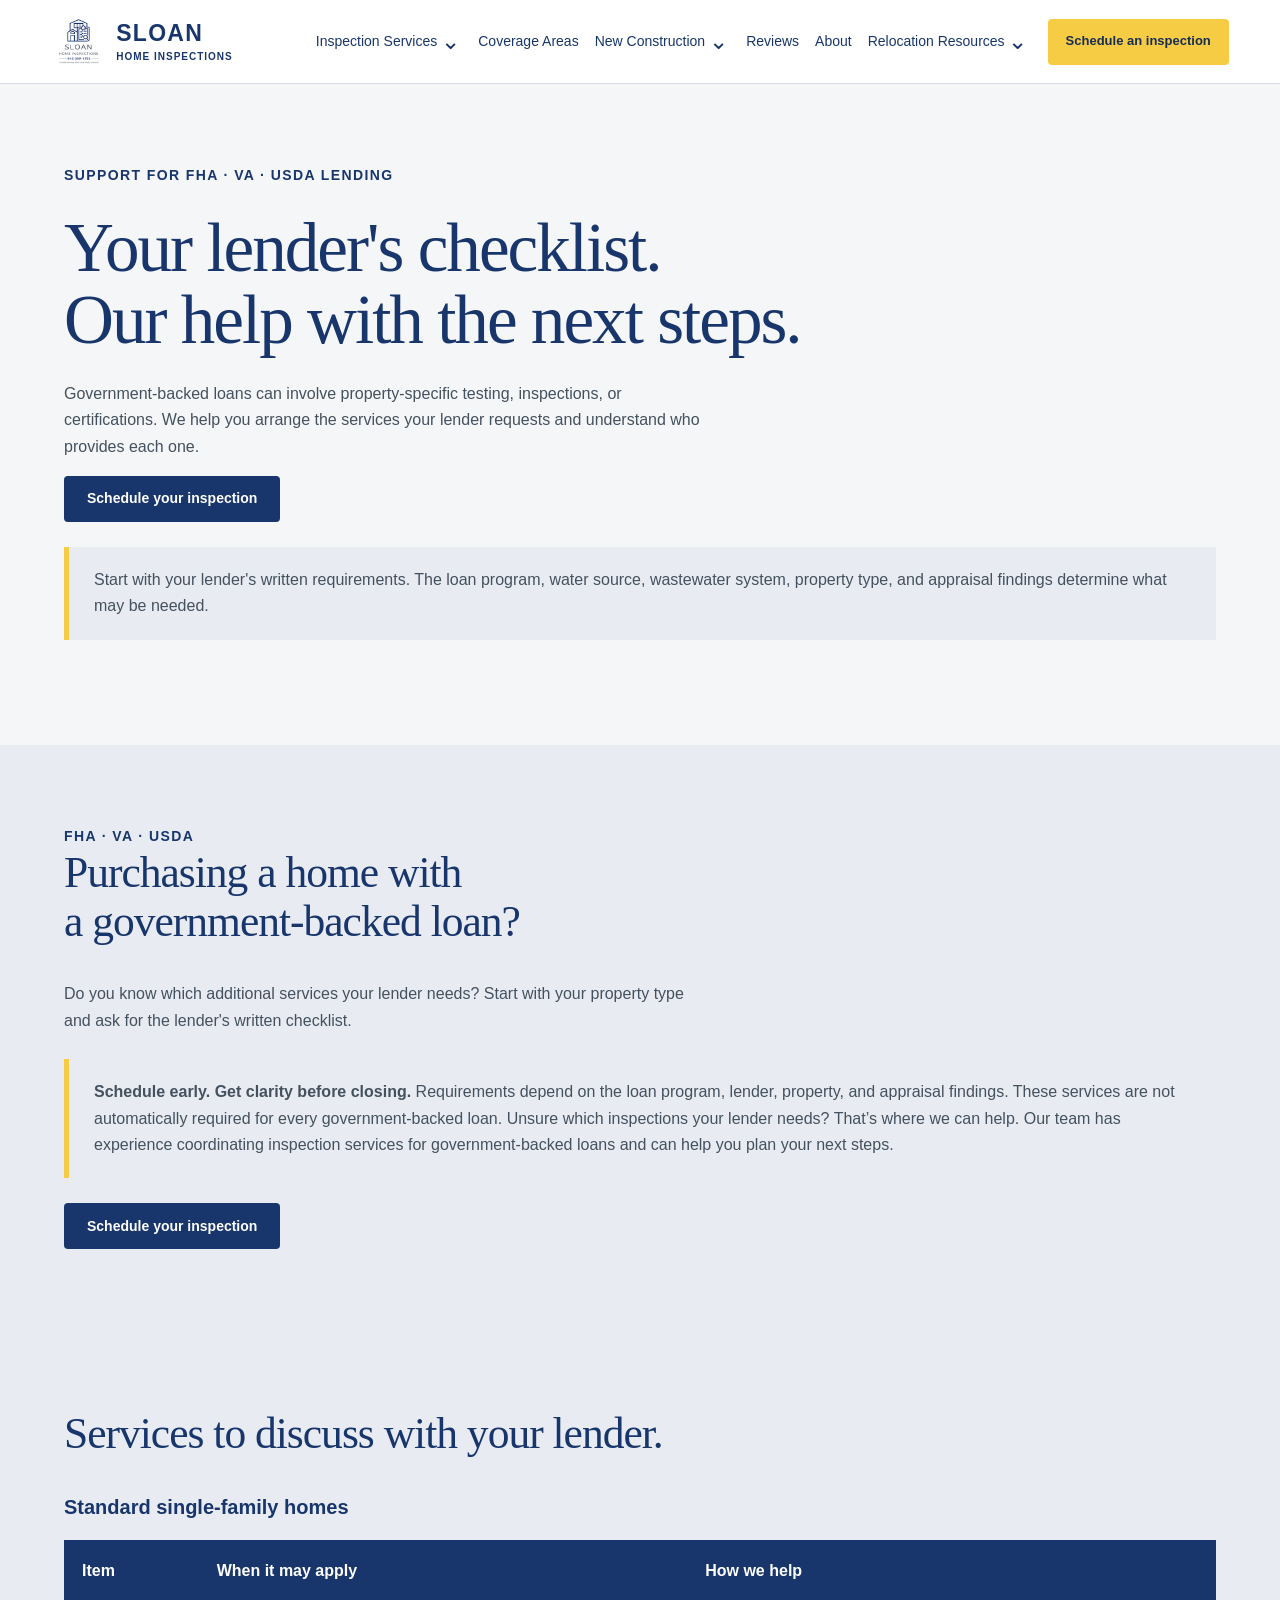
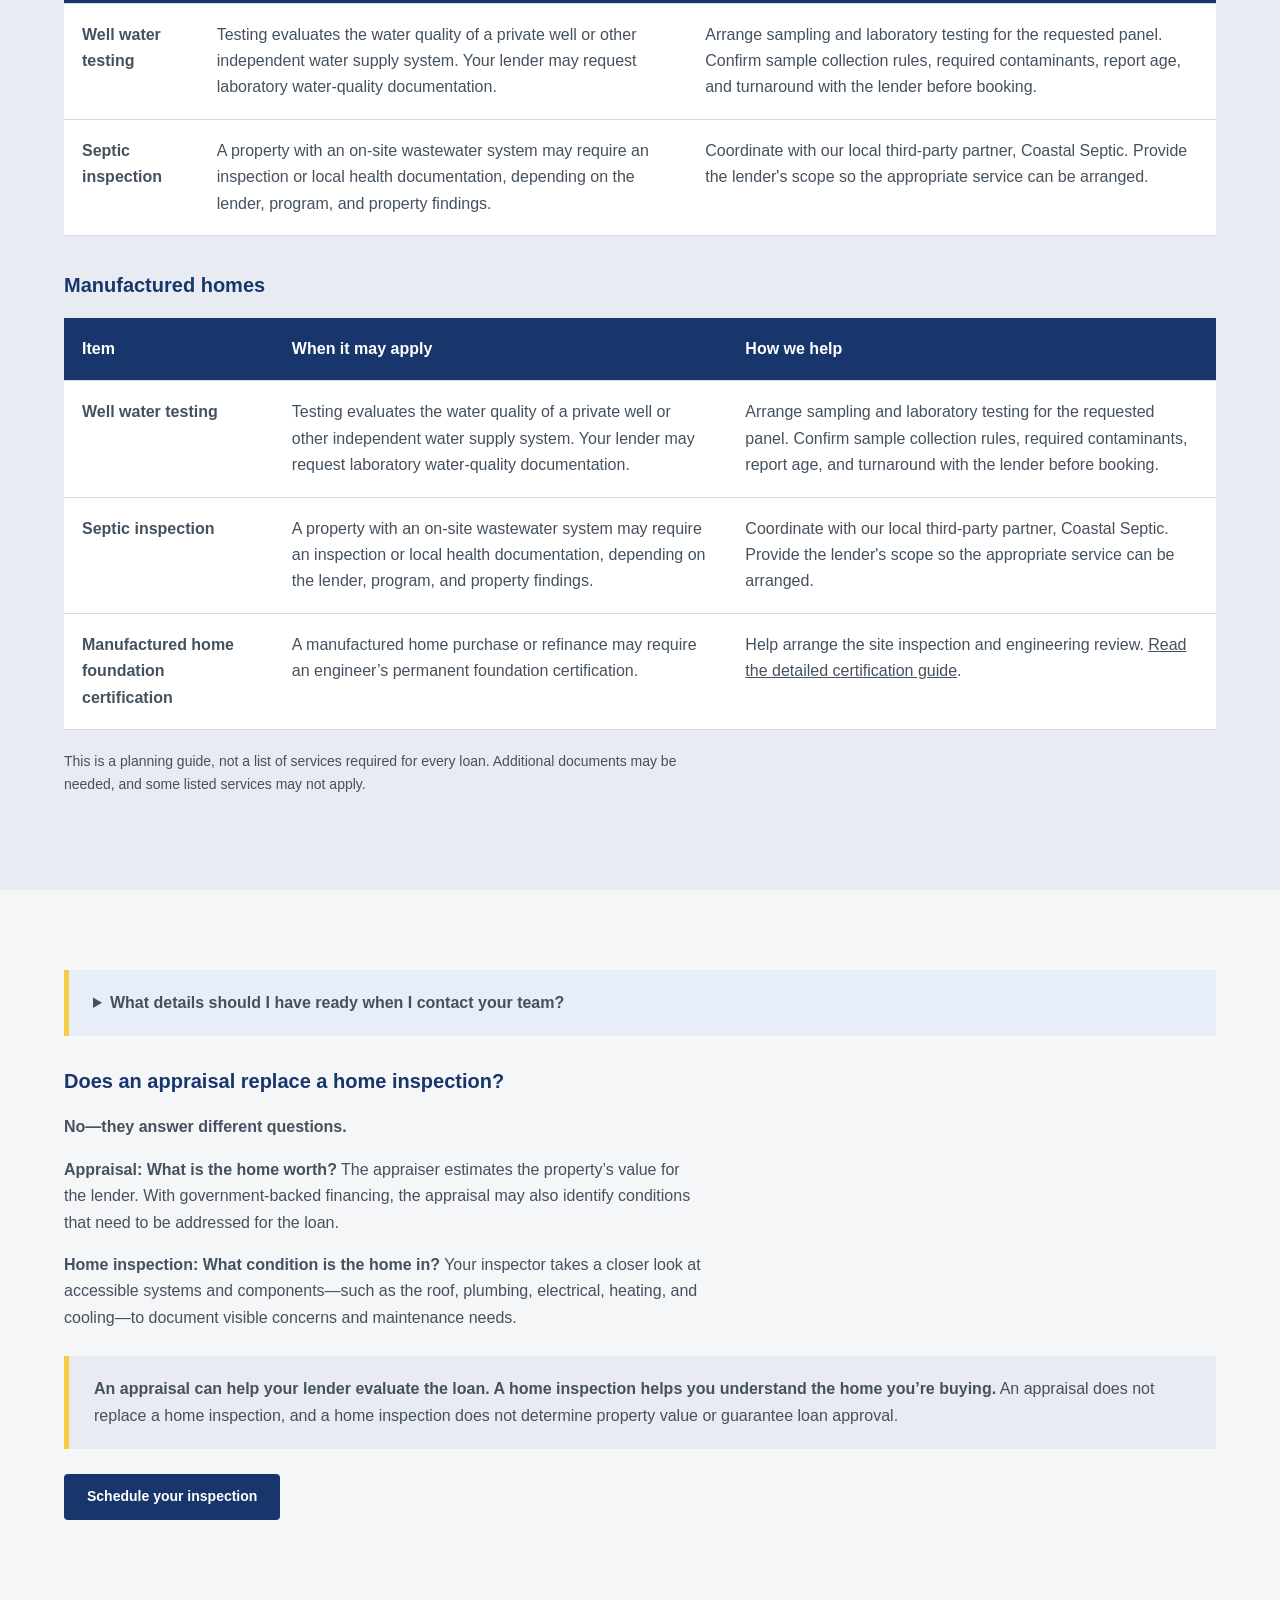
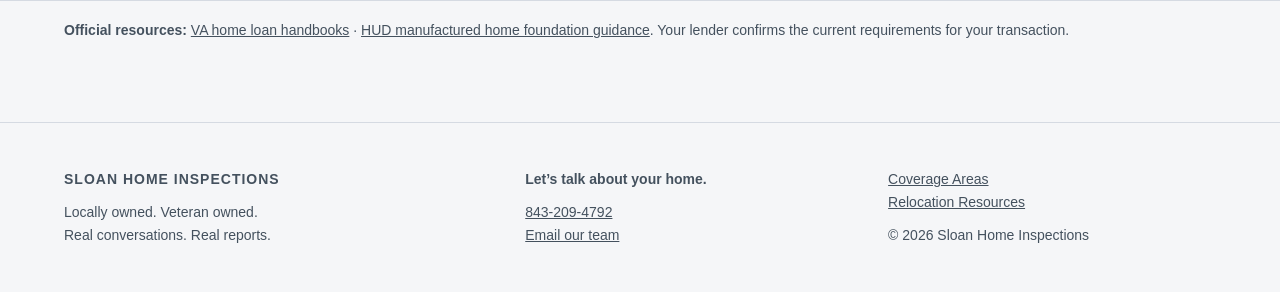
<file: government-backed-loans.html>
<!doctype html>
<html lang="en"><head><meta charset="utf-8"><meta name="viewport" content="width=device-width,initial-scale=1"><title>Government-Backed Loan Inspection Support | Sloan Home Inspections</title><meta name="description" content="Locally owned home inspections, new construction inspections and specialty testing based in Conway, South Carolina. Schedule online."><style>
:root{--ink:#143c3c;--paper:#f6f4ed;--lime:#d8e99b;--line:#d6ddd4}*{box-sizing:border-box}html{scroll-behavior:smooth;scroll-padding-top:100px}body{margin:0;background:var(--paper);color:var(--ink);font:16px/1.65 Arial,sans-serif}a{color:inherit}header{position:sticky;top:0;background:var(--paper);z-index:10;border-bottom:1px solid var(--line)}nav{max-width:1320px;margin:auto;padding:20px 5%;display:flex;align-items:center;gap:28px}.brand{text-decoration:none;font-weight:800;font-size:25px;letter-spacing:2px;line-height:1}.brand small{display:block;font-size:10px;letter-spacing:1.5px;margin-top:7px}nav .links{display:flex;gap:24px;margin-left:auto;font-size:14px}nav .links a{text-decoration:none}.button{display:inline-block;padding:13px 23px;background:var(--ink);color:white;text-decoration:none;border-radius:4px;font-size:14px;font-weight:bold}.button.light{background:var(--lime);color:var(--ink)}.wrap{max-width:1320px;margin:auto;padding:80px 5%}.eyebrow{text-transform:uppercase;letter-spacing:2px;font-size:11px;font-weight:bold}h1,h2,h3,p{margin-top:0}h1{font:normal clamp(44px,5.4vw,76px)/1.04 Georgia,serif;letter-spacing:-2px;margin:25px 0}h2{font:normal clamp(34px,3.4vw,49px)/1.12 Georgia,serif;letter-spacing:-1px}h3{font-size:20px;line-height:1.3}p{max-width:640px}.hero{display:grid;grid-template-columns:1.08fr 1fr;gap:65px;align-items:center;padding-top:55px;padding-bottom:55px}.hero .intro{font-size:18px;max-width:480px}.actions{display:flex;align-items:center;gap:25px;margin:30px 0}.textlink{font-size:14px;text-underline-offset:5px}.scene{position:relative;background:#dfe5db;border-radius:160px 160px 5px 5px;overflow:hidden;min-height:470px;display:flex;align-items:center}.scene svg{width:100%;height:auto}.scene .caption{position:absolute;bottom:25px;left:25px;background:var(--paper);padding:15px 20px;font-size:12px}.strip{border-top:1px solid var(--line);border-bottom:1px solid var(--line);display:flex;justify-content:space-around;padding:21px 5%;font-size:12px;letter-spacing:1px;text-transform:uppercase;gap:20px}.dark{background:var(--ink);color:var(--paper)}.sectionhead{display:flex;justify-content:space-between;gap:50px;align-items:flex-start;margin-bottom:35px}.sectionhead p{max-width:390px}.journey{display:grid;grid-template-columns:repeat(4,1fr);gap:0}.stage{border-top:1px solid #73918b;padding:30px 25px 0 0}.number{display:block;font:italic 37px Georgia;color:var(--lime);margin-bottom:35px}.stage p{color:#c6d5ce;font-size:14px}.stage h3{font-family:Georgia;font-weight:normal;font-size:25px}.grid{display:grid;grid-template-columns:repeat(3,1fr);gap:22px}.service{border-top:1px solid var(--line);padding:25px 0}.service span{font-size:11px;letter-spacing:1px}.service p{font-size:14px}.partner{background:#e7ebdf;padding:25px;margin-top:20px}.split{display:grid;grid-template-columns:1fr 1fr;gap:80px}.area{background:#e7ebdf}.towns{display:flex;flex-wrap:wrap;gap:10px}.towns span{padding:7px 14px;border:1px solid #b7c6b5;border-radius:30px;font-size:13px}.note{font-size:13px}.team{display:grid;grid-template-columns:repeat(2,1fr);gap:25px;margin-top:40px}.person{border-top:1px solid var(--line);padding-top:22px}.person .initial{display:inline-flex;width:52px;height:52px;border-radius:50%;background:#e0e7d6;align-items:center;justify-content:center;margin-bottom:20px;font:22px Georgia}.person p{font-size:14px}.review{border:1px solid var(--line);padding:35px;background:white}.review .google{font-weight:bold;font-size:23px}.cta{text-align:center}.cta p{margin:0 auto 25px}footer{padding:35px 5%;max-width:1320px;margin:auto;font-size:12px;display:flex;justify-content:space-between;gap:20px}.faq details{border-top:1px solid var(--line);padding:18px 0}.faq summary{cursor:pointer;font-weight:bold}.faq details p{padding-top:15px;font-size:14px}.mobile{display:none} @media(max-width:850px){nav{flex-wrap:wrap;gap:15px;padding:16px 5%}nav .links{order:3;width:100%;gap:18px;overflow:auto;font-size:12px}.hero,.split{grid-template-columns:1fr;gap:35px}.wrap{padding:55px 6%}.scene{min-height:340px;max-width:550px}.journey,.grid{grid-template-columns:repeat(2,1fr)}.sectionhead{display:block}.strip{flex-wrap:wrap;font-size:10px}.hero{padding-top:40px}.number{margin-bottom:15px}.stage{margin-top:20px}.brand{font-size:21px}nav>.button{margin-left:auto;padding:10px 14px;font-size:12px}footer{flex-direction:column}}@media(max-width:500px){.grid,.team{grid-template-columns:1fr}.journey{gap:15px}.stage{padding-right:5px}.stage h3{font-size:21px}.actions{gap:18px}.scene{min-height:310px}h1{font-size:51px}}

:root{--ink:#18366c;--paper:#f5f6f8;--lime:#f5cc43;--line:#d5dae2}body{color:#44515e}h1,h2,h3,.brand,.eyebrow{color:var(--ink)}.dark h2,.dark h3,.dark .eyebrow{color:white}.dark p,.stage p{color:#dde4ef}header{background:white}nav{max-width:1480px;gap:22px}nav .links{gap:18px;white-space:nowrap}.brand{display:flex;align-items:center;gap:10px;letter-spacing:1px}.brand img{width:48px;height:48px;object-fit:cover;object-position:center}.brand small{font-size:10px}.button{background:var(--ink)}.button.light{color:#172d54}.area,.partner{background:#e8ecf2}.person .initial{background:#e8ecf2;color:var(--ink)}.scene{background:#e8ecf2}.scene .caption{border-left:4px solid var(--lime)}.sectionhead p{font-size:16px}.service p,.stage p,.person p,.faq details p{font-size:16px}.note{font-size:14px}.eyebrow,.service span{font-size:12px}.textlink{color:var(--ink)}.dark .textlink{color:white}.feature{background:white;border:1px solid var(--line);padding:28px}.figure{margin:0;background:#e8ecf2;border-radius:4px;overflow:hidden}.figure svg{display:block;width:100%;height:auto}.figure figcaption{padding:12px 18px;font-size:14px}.figure+ h3{margin-top:22px}.detail-list{padding-left:22px}.detail-list li{margin-bottom:12px}.detail-list strong{color:var(--ink)}.subnav{display:flex;gap:12px;flex-wrap:wrap;margin-bottom:35px}.subnav a{border:1px solid var(--line);border-radius:30px;padding:8px 16px;text-decoration:none;font-size:14px}.map{width:100%;display:block;border:1px solid var(--line);border-radius:5px}.sources{font-size:14px;border-top:1px solid var(--line);padding-top:18px}.table-wrap{overflow:auto}table{border-collapse:collapse;width:100%;font-size:16px;background:white}th,td{text-align:left;vertical-align:top;padding:18px;border-bottom:1px solid var(--line)}th{background:var(--ink);color:white}.callout{border-left:5px solid var(--lime);padding:20px 25px;background:#e8ecf2;margin:25px 0}.detail-grid{display:grid;grid-template-columns:1fr 1fr;gap:40px}.detail-grid p{max-width:none}.logo-panel{background:white;border-radius:160px 160px 5px 5px;overflow:hidden;border:1px solid var(--line)}.logo-panel img{display:block;width:100%;height:auto}.map-block{margin-top:30px}.map-block figcaption{font-size:14px;margin-top:12px}@media(max-width:1100px){nav{flex-wrap:wrap}nav .links{order:3;width:100%;overflow:auto;padding-bottom:5px;margin-left:0}nav>.button{margin-left:auto}}@media(max-width:650px){.detail-grid{grid-template-columns:1fr}.feature{padding:20px}th,td{min-width:170px}.brand img{width:40px;height:40px}}
</style><style>
/* Clear paths, readable details, and easy booking across devices. */
.eyebrow{font-size:14px;letter-spacing:1.4px}.brand small{font-size:12px}.strip{font-size:14px;letter-spacing:.5px}.button{min-height:46px;display:inline-flex;align-items:center;justify-content:center}.button:hover{background:#244984}.button.light:hover{background:#ffdb67}a:focus-visible,summary:focus-visible{outline:3px solid #a56e00;outline-offset:5px}.dark a:focus-visible{outline-color:#f5cc43}.skip-link{position:fixed;left:16px;top:-100px;z-index:100;background:#18366c;color:white;padding:12px 20px}.skip-link:focus{top:12px}.choice-grid{display:grid;grid-template-columns:repeat(3,minmax(0,1fr));gap:22px}.choice-card{display:flex;flex-direction:column;background:white;padding:30px;border:1px solid var(--line);border-top:5px solid var(--lime);border-radius:5px;text-decoration:none;transition:box-shadow .15s,transform .15s}.choice-card:hover{box-shadow:0 8px 24px #18366c14;transform:translateY(-2px)}.choice-card p{margin-bottom:20px}.choice-card .card-link{margin-top:auto;color:var(--ink);font-weight:bold;text-decoration:underline;text-underline-offset:4px}.choice-card h3{font-size:24px}.quickpaths{padding-top:45px;padding-bottom:55px}.process-grid{display:grid;grid-template-columns:repeat(3,minmax(0,1fr));gap:30px}.process-grid article{border-top:3px solid var(--lime);padding-top:22px}.process-grid p{margin-bottom:0}.jump-links{display:flex;flex-wrap:wrap;gap:10px;margin:24px 0}.jump-links a{padding:9px 16px;border:1px solid var(--line);border-radius:4px;background:white;text-decoration:none;font-weight:bold;font-size:14px}.jump-links a:hover{background:#e8ecf2}.scope-grid{display:grid;grid-template-columns:repeat(3,minmax(0,1fr));gap:20px}.scope-grid article{background:white;border:1px solid var(--line);padding:24px}.report-points{padding-left:22px}.report-points li{margin-bottom:12px}.report-points strong{color:var(--ink)}.mobile-booking{display:none}nav .links a[aria-current=page]{font-weight:bold;text-decoration:underline;text-underline-offset:6px}.faq p{max-width:850px}.dark .callout{color:#44515e}footer{font-size:14px}@media(max-width:850px){.choice-grid,.scope-grid{grid-template-columns:1fr}.process-grid{grid-template-columns:1fr;gap:25px}.quickpaths{padding-top:30px;padding-bottom:40px}nav .links{font-size:14px;padding:4px 0 8px;gap:20px}.mobile-booking{display:flex;position:fixed;bottom:0;left:0;right:0;z-index:30;background:white;border-top:1px solid var(--line);padding:10px 6% calc(10px + env(safe-area-inset-bottom));gap:12px}.mobile-booking a{flex:1;font-size:14px;padding:10px}.mobile-booking .phone{background:#e8ecf2;color:var(--ink)}body{padding-bottom:85px}.actions{flex-wrap:wrap}.brand small{font-size:12px}.strip{font-size:14px}html{scroll-padding-top:160px}}@media(prefers-reduced-motion:reduce){html{scroll-behavior:auto}.choice-card{transition:none}.choice-card:hover{transform:none}}
</style><style>
nav .links{overflow:visible;align-items:center;white-space:normal}nav .nav-dropdown{position:relative;border:0;padding:0;margin:0}nav .nav-dropdown summary{list-style:none;cursor:pointer;font:inherit;color:inherit;padding:10px 0;display:flex;align-items:center;gap:7px;white-space:nowrap}nav .nav-dropdown summary::-webkit-details-marker{display:none}nav .nav-dropdown summary:after{content:"";width:6px;height:6px;border-right:2px solid currentColor;border-bottom:2px solid currentColor;transform:rotate(45deg);margin-top:-4px}nav .nav-dropdown[open] summary:after{transform:rotate(225deg);margin-top:3px}nav .dropdown-links{position:absolute;top:100%;left:0;z-index:50;width:290px;max-width:calc(100vw - 40px);padding:8px;background:#fff;color:#18366c;border:1px solid #d5dce6;border-radius:5px;box-shadow:0 12px 28px #18366c22;display:flex;flex-direction:column;gap:0;white-space:normal}nav .dropdown-links a{display:block;padding:10px 12px;font-size:14px;line-height:1.4;border-radius:3px}nav .dropdown-links a:hover,nav .dropdown-links a:focus-visible{background:#e8ecf2}nav summary:focus-visible,nav .links>a:focus-visible{outline:3px solid #f5cc43;outline-offset:4px}
@media(max-width:1100px){nav{flex-wrap:wrap}nav .links{order:3;width:100%;margin-left:0;gap:18px;flex-wrap:wrap;overflow:visible;padding:4px 0 8px}}@media(max-width:600px){nav .links{gap:8px 18px;align-items:center}nav .nav-dropdown{position:static}nav .links{position:relative}nav .dropdown-links{left:0;right:0;top:100%;width:100%;max-width:100%;max-height:55vh;overflow-y:auto}nav .nav-dropdown summary{padding:8px 0}nav .links>a{padding:8px 0}}
</style><style>@media(min-width:601px){nav .nav-dropdown:last-child .dropdown-links{left:auto;right:0}}</style><meta name="robots" content="noindex, nofollow"><meta name="theme-color" content="#18366c"><link rel="canonical" href="https://sloan-home-inspections.christinesellsinthes.chatgpt.site/government-backed-loans.html"><link rel="stylesheet" href="assets/site.css?v=72"><script src="assets/site.js?v=56" defer></script><script type="application/ld+json">{"@context": "https://schema.org", "@type": "HomeAndConstructionBusiness", "name": "Sloan Home Inspections", "url": "https://sloan-home-inspections.christinesellsinthes.chatgpt.site", "telephone": "+1-843-209-4792", "image": "https://sloan-home-inspections.christinesellsinthes.chatgpt.site/assets/sloan-logo-optimized.webp", "description": "Locally owned, veteran-owned home inspections based in Conway, South Carolina, serving the Grand Strand, Pee Dee, and southeastern North Carolina.", "areaServed": [{"@type": "Place", "name": "Grand Strand, South Carolina"}, {"@type": "Place", "name": "Pee Dee, South Carolina"}, {"@type": "Place", "name": "Southeastern North Carolina"}]}</script></head><body><a class="skip-link" href="#main-content">Skip to content</a><header class="site-header"><nav class="site-nav" aria-label="Main navigation"><a class="brand" href="index.html" aria-label="Sloan Home Inspections home"><img src="assets/sloan-logo-optimized.webp" alt="" width="720" height="720" decoding="async"><span>SLOAN<small>HOME INSPECTIONS</small></span></a><button type="button" class="menu-toggle" aria-controls="site-links" aria-expanded="false">Menu <span aria-hidden="true">☰</span></button><div id="site-links" class="site-links"><div class="nav-group"><div class="nav-label"><a href="services.html">Inspection Services</a><button type="button" class="dropdown-toggle" aria-label="Show Inspection Services menu" aria-controls="submenu-0" aria-expanded="false"><span aria-hidden="true">⌄</span></button></div><ul class="submenu" id="submenu-0" hidden><li><a href="services.html#property-types">Home &amp; Property Inspections</a></li><li><a href="services.html#pre-listing-property">Pre-Listing Inspections</a></li><li><a href="services.html#service-planner">Choose Your Services</a></li><li><a href="services.html#additional-services">Additional Services</a></li><li><a href="sewer-scopes.html">Sewer Camera Scopes</a></li><li><a href="manufactured-home-certifications.html">Manufactured Home Certifications</a></li><li><a href="government-backed-loans.html" aria-current="page">VA, FHA &amp; USDA Support</a></li></ul></div><a href="coverage-areas.html">Coverage Areas</a><div class="nav-group"><div class="nav-label"><a href="new-construction.html">New Construction</a><button type="button" class="dropdown-toggle" aria-label="Show New Construction menu" aria-controls="submenu-2" aria-expanded="false"><span aria-hidden="true">⌄</span></button></div><ul class="submenu" id="submenu-2" hidden><li><a href="new-construction.html#construction">New Construction</a></li><li><a href="new-construction.html#warranty-inspection">11-Month Warranty</a></li><li><a href="new-construction.html#co-vs-inspection">Certificate of Occupancy vs. Inspection</a></li><li><a href="new-construction.html#new-home-additional-services">Additional Services</a></li></ul></div><a href="reviews.html">Reviews</a><a href="about.html">About</a><div class="nav-group"><div class="nav-label"><a href="relocation-resources.html">Relocation Resources</a><button type="button" class="dropdown-toggle" aria-label="Show Relocation Resources menu" aria-controls="submenu-5" aria-expanded="false"><span aria-hidden="true">⌄</span></button></div><ul class="submenu" id="submenu-5" hidden><li><a href="relocation-resources.html#utility-finder">Address &amp; Utility Research</a></li><li><a href="relocation-resources.html#moving-checklist">Moving Checklist</a></li><li><a href="relocation-resources.html#property-maps">Property Maps &amp; Flood Zones</a></li><li><a href="relocation-resources.html#municipalities">Local Government</a></li><li><a href="relocation-resources.html#utilities">Utilities &amp; Internet</a></li><li><a href="relocation-resources.html#schools-community">Schools &amp; Community</a></li></ul></div></div><a class="button light nav-book" href="https://app.spectora.com/home-inspectors/sloan-home-inspections/schedule" target="_blank" rel="noopener">Schedule an inspection</a></nav></header><main id="main-content"><section class="wrap"><div class="eyebrow">Support for FHA · VA · USDA lending</div><h1>Your lender's checklist.<br>Our help with the next steps.</h1><p class="intro">Government-backed loans can involve property-specific testing, inspections, or certifications. We help you arrange the services your lender requests and understand who provides each one.</p><a class="button" href="https://app.spectora.com/home-inspectors/sloan-home-inspections/schedule" target="_blank" rel="noopener">Schedule your inspection</a><div class="callout">Start with your lender's written requirements. The loan program, water source, wastewater system, property type, and appraisal findings determine what may be needed.</div></section><section id="property-checklist" class="area"><div class="wrap"><div class="eyebrow">FHA · VA · USDA</div><h2>Purchasing a home with<br>a government-backed loan?</h2><p>Do you know which additional services your lender needs? Start with your property type and ask for the lender's written checklist.</p><div class="callout"><strong>Schedule early. Get clarity before closing.</strong> Requirements depend on the loan program, lender, property, and appraisal findings. These services are not automatically required for every government-backed loan. Unsure which inspections your lender needs? That’s where we can help. Our team has experience coordinating inspection services for government-backed loans and can help you plan your next steps.</div><a class="button" href="https://app.spectora.com/home-inspectors/sloan-home-inspections/schedule" target="_blank" rel="noopener">Schedule your inspection</a></div></section><section class="area"><div class="wrap"><h2>Services to discuss with your lender.</h2><h3>Standard single-family homes</h3><div class="table-wrap"><table><thead><tr><th>Item</th><th>When it may apply</th><th>How we help</th></tr></thead><tbody><tr><td><strong>Well water testing</strong></td><td>Testing evaluates the water quality of a private well or other independent water supply system. Your lender may request laboratory water-quality documentation.</td><td>Arrange sampling and laboratory testing for the requested panel. Confirm sample collection rules, required contaminants, report age, and turnaround with the lender before booking.</td></tr><tr><td><strong>Septic inspection</strong></td><td>A property with an on-site wastewater system may require an inspection or local health documentation, depending on the lender, program, and property findings.</td><td>Coordinate with our local third-party partner, Coastal Septic. Provide the lender's scope so the appropriate service can be arranged.</td></tr></tbody></table></div><h3 class="loan-table-heading">Manufactured homes</h3><div class="table-wrap"><table><thead><tr><th>Item</th><th>When it may apply</th><th>How we help</th></tr></thead><tbody><tr><td><strong>Well water testing</strong></td><td>Testing evaluates the water quality of a private well or other independent water supply system. Your lender may request laboratory water-quality documentation.</td><td>Arrange sampling and laboratory testing for the requested panel. Confirm sample collection rules, required contaminants, report age, and turnaround with the lender before booking.</td></tr><tr><td><strong>Septic inspection</strong></td><td>A property with an on-site wastewater system may require an inspection or local health documentation, depending on the lender, program, and property findings.</td><td>Coordinate with our local third-party partner, Coastal Septic. Provide the lender's scope so the appropriate service can be arranged.</td></tr><tr><td><strong>Manufactured home foundation certification</strong></td><td>A manufactured home purchase or refinance may require an engineer’s permanent foundation certification.</td><td>Help arrange the site inspection and engineering review. <a href="manufactured-home-certifications.html">Read the detailed certification guide</a>.</td></tr></tbody></table></div><p class="note" style="margin-top:20px">This is a planning guide, not a list of services required for every loan. Additional documents may be needed, and some listed services may not apply.</p></div></section><section class="wrap loan-questions"><details><summary>What details should I have ready when I contact your team?</summary><ul class="detail-list"><li>Property address and closing deadline.</li><li>Loan program: FHA, VA, USDA, or other.</li><li>The lender's written inspection or testing request.</li><li>Public water or private well; public sewer or septic.</li><li>Manufactured home status and any available foundation documents.</li><li>Access instructions, utility status, and construction stage.</li></ul></details><div><h3>Does an appraisal replace a home inspection?</h3><p><strong>No—they answer different questions.</strong></p><p><strong>Appraisal: What is the home worth?</strong> The appraiser estimates the property’s value for the lender. With government-backed financing, the appraisal may also identify conditions that need to be addressed for the loan.</p><p><strong>Home inspection: What condition is the home in?</strong> Your inspector takes a closer look at accessible systems and components—such as the roof, plumbing, electrical, heating, and cooling—to document visible concerns and maintenance needs.</p><div class="callout"><strong>An appraisal can help your lender evaluate the loan. A home inspection helps you understand the home you’re buying.</strong> An appraisal does not replace a home inspection, and a home inspection does not determine property value or guarantee loan approval.</div><a class="button" href="https://app.spectora.com/home-inspectors/sloan-home-inspections/schedule" target="_blank" rel="noopener">Schedule your inspection</a></div></section><section class="wrap sources"><strong>Official resources:</strong> <a href="https://www.benefits.va.gov/WARMS/topic-homeloans.asp" target="_blank" rel="noopener">VA home loan handbooks</a> · <a href="https://www.huduser.gov/portal/publications/destech/permfound.html" target="_blank" rel="noopener">HUD manufactured home foundation guidance</a>. Your lender confirms the current requirements for your transaction.</section></main><footer class="site-footer"><div><a class="footer-brand" href="index.html">SLOAN HOME INSPECTIONS</a><p>Locally owned. Veteran owned.<br>Real conversations. Real reports.</p></div><div><strong>Let’s talk about your home.</strong><p><a href="tel:8432094792">843-209-4792</a><br><a href="mailto:christine@sloanhomeinspections.net">Email our team</a></p></div><div><a href="coverage-areas.html">Coverage Areas</a><br><a href="relocation-resources.html">Relocation Resources</a><p>© 2026 Sloan Home Inspections</p></div></footer><div class="mobile-booking" aria-label="Contact and scheduling"><a class="button phone" href="tel:8432094792">Call our team</a><a class="button" href="https://app.spectora.com/home-inspectors/sloan-home-inspections/schedule" target="_blank" rel="noopener">Schedule inspection</a></div></body></html>
</file>
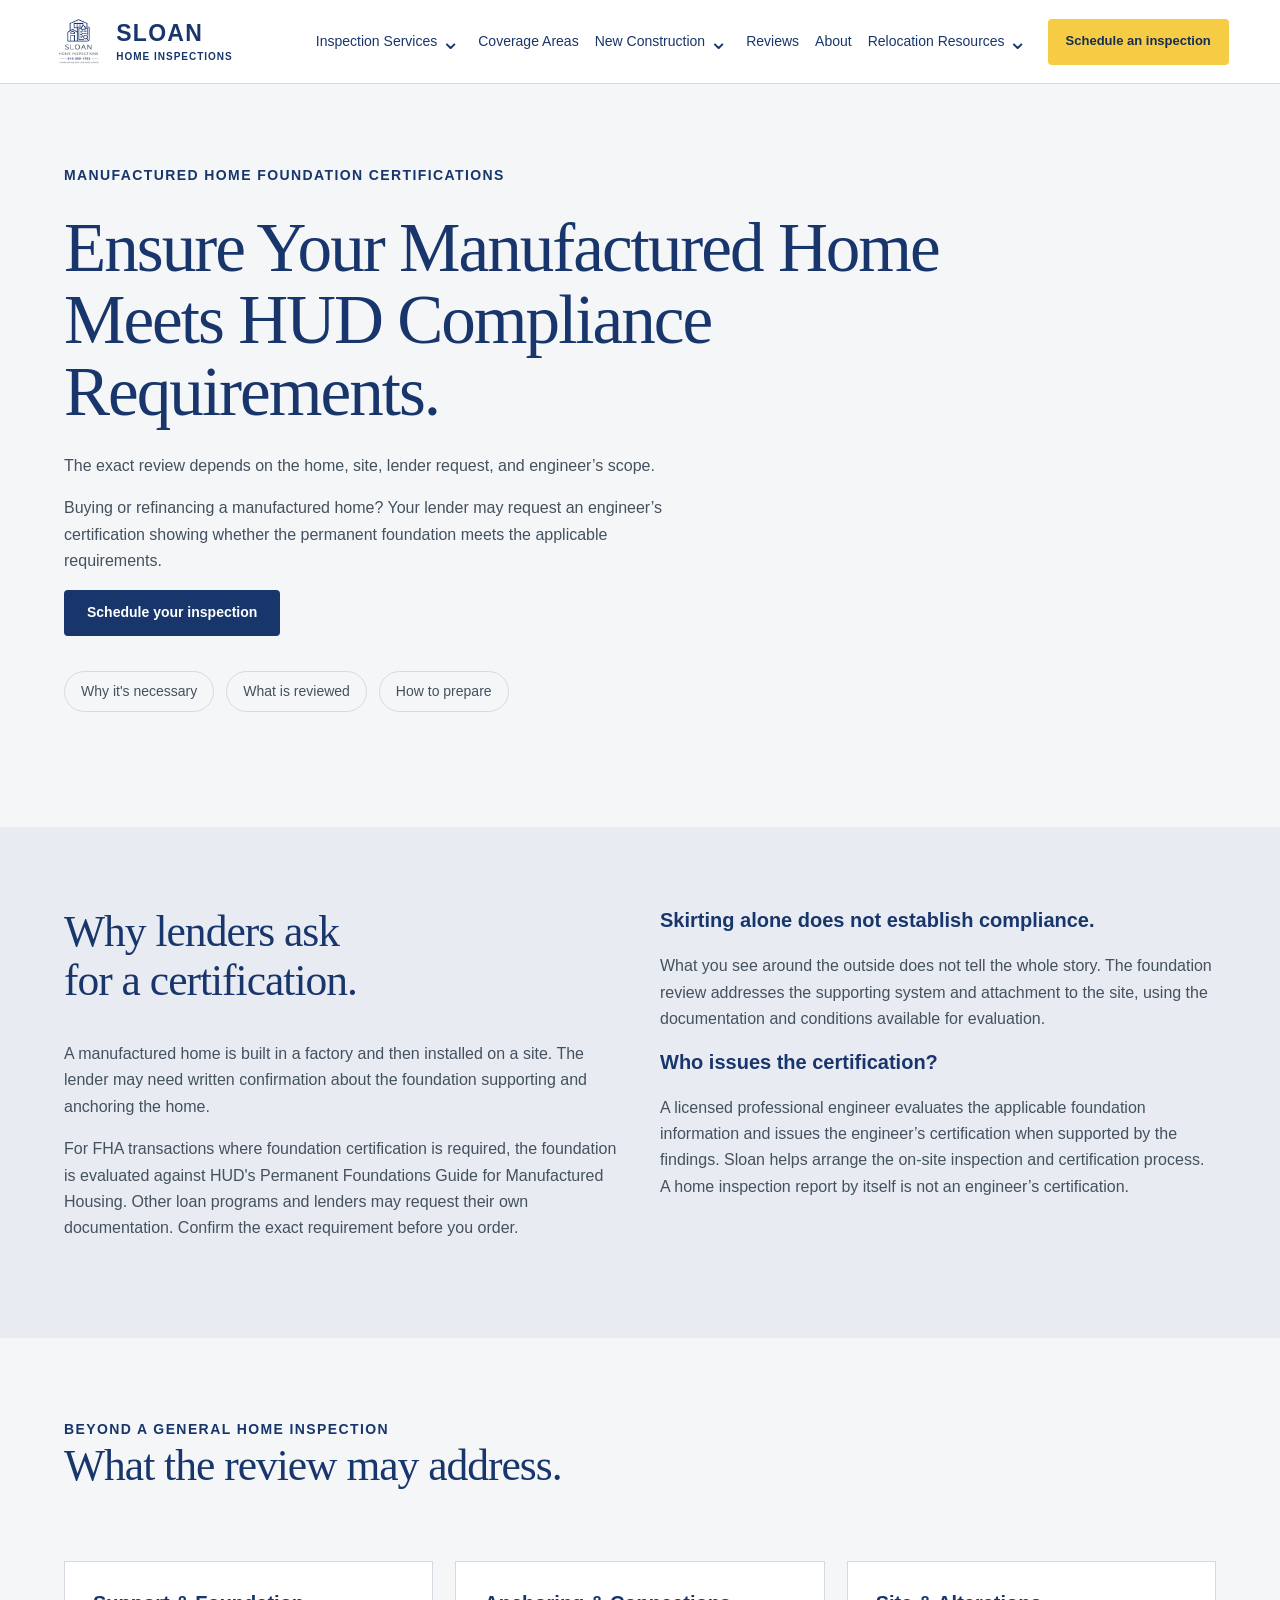
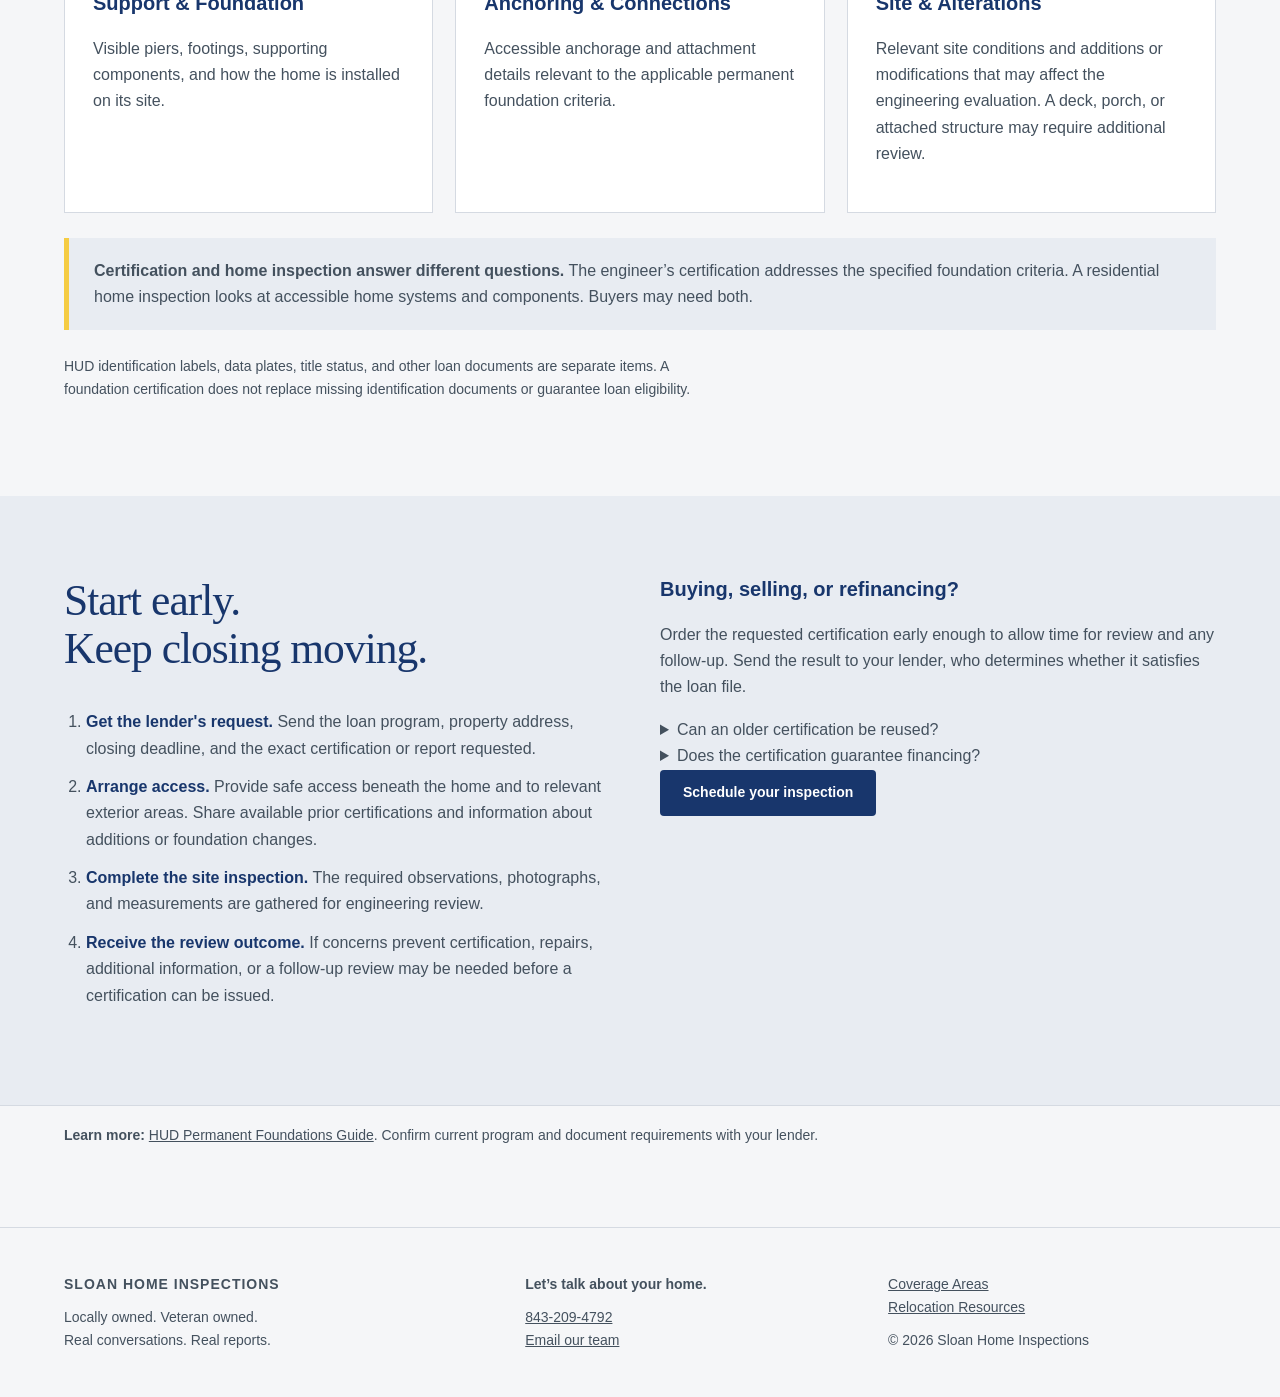
<file: manufactured-home-certifications.html>
<!doctype html>
<html lang="en"><head><meta charset="utf-8"><meta name="viewport" content="width=device-width,initial-scale=1"><title>Manufactured Home Certifications | Sloan Home Inspections</title><meta name="description" content="Locally owned home inspections, new construction inspections and specialty testing based in Conway, South Carolina. Schedule online."><style>
:root{--ink:#143c3c;--paper:#f6f4ed;--lime:#d8e99b;--line:#d6ddd4}*{box-sizing:border-box}html{scroll-behavior:smooth;scroll-padding-top:100px}body{margin:0;background:var(--paper);color:var(--ink);font:16px/1.65 Arial,sans-serif}a{color:inherit}header{position:sticky;top:0;background:var(--paper);z-index:10;border-bottom:1px solid var(--line)}nav{max-width:1320px;margin:auto;padding:20px 5%;display:flex;align-items:center;gap:28px}.brand{text-decoration:none;font-weight:800;font-size:25px;letter-spacing:2px;line-height:1}.brand small{display:block;font-size:10px;letter-spacing:1.5px;margin-top:7px}nav .links{display:flex;gap:24px;margin-left:auto;font-size:14px}nav .links a{text-decoration:none}.button{display:inline-block;padding:13px 23px;background:var(--ink);color:white;text-decoration:none;border-radius:4px;font-size:14px;font-weight:bold}.button.light{background:var(--lime);color:var(--ink)}.wrap{max-width:1320px;margin:auto;padding:80px 5%}.eyebrow{text-transform:uppercase;letter-spacing:2px;font-size:11px;font-weight:bold}h1,h2,h3,p{margin-top:0}h1{font:normal clamp(44px,5.4vw,76px)/1.04 Georgia,serif;letter-spacing:-2px;margin:25px 0}h2{font:normal clamp(34px,3.4vw,49px)/1.12 Georgia,serif;letter-spacing:-1px}h3{font-size:20px;line-height:1.3}p{max-width:640px}.hero{display:grid;grid-template-columns:1.08fr 1fr;gap:65px;align-items:center;padding-top:55px;padding-bottom:55px}.hero .intro{font-size:18px;max-width:480px}.actions{display:flex;align-items:center;gap:25px;margin:30px 0}.textlink{font-size:14px;text-underline-offset:5px}.scene{position:relative;background:#dfe5db;border-radius:160px 160px 5px 5px;overflow:hidden;min-height:470px;display:flex;align-items:center}.scene svg{width:100%;height:auto}.scene .caption{position:absolute;bottom:25px;left:25px;background:var(--paper);padding:15px 20px;font-size:12px}.strip{border-top:1px solid var(--line);border-bottom:1px solid var(--line);display:flex;justify-content:space-around;padding:21px 5%;font-size:12px;letter-spacing:1px;text-transform:uppercase;gap:20px}.dark{background:var(--ink);color:var(--paper)}.sectionhead{display:flex;justify-content:space-between;gap:50px;align-items:flex-start;margin-bottom:35px}.sectionhead p{max-width:390px}.journey{display:grid;grid-template-columns:repeat(4,1fr);gap:0}.stage{border-top:1px solid #73918b;padding:30px 25px 0 0}.number{display:block;font:italic 37px Georgia;color:var(--lime);margin-bottom:35px}.stage p{color:#c6d5ce;font-size:14px}.stage h3{font-family:Georgia;font-weight:normal;font-size:25px}.grid{display:grid;grid-template-columns:repeat(3,1fr);gap:22px}.service{border-top:1px solid var(--line);padding:25px 0}.service span{font-size:11px;letter-spacing:1px}.service p{font-size:14px}.partner{background:#e7ebdf;padding:25px;margin-top:20px}.split{display:grid;grid-template-columns:1fr 1fr;gap:80px}.area{background:#e7ebdf}.towns{display:flex;flex-wrap:wrap;gap:10px}.towns span{padding:7px 14px;border:1px solid #b7c6b5;border-radius:30px;font-size:13px}.note{font-size:13px}.team{display:grid;grid-template-columns:repeat(2,1fr);gap:25px;margin-top:40px}.person{border-top:1px solid var(--line);padding-top:22px}.person .initial{display:inline-flex;width:52px;height:52px;border-radius:50%;background:#e0e7d6;align-items:center;justify-content:center;margin-bottom:20px;font:22px Georgia}.person p{font-size:14px}.review{border:1px solid var(--line);padding:35px;background:white}.review .google{font-weight:bold;font-size:23px}.cta{text-align:center}.cta p{margin:0 auto 25px}footer{padding:35px 5%;max-width:1320px;margin:auto;font-size:12px;display:flex;justify-content:space-between;gap:20px}.faq details{border-top:1px solid var(--line);padding:18px 0}.faq summary{cursor:pointer;font-weight:bold}.faq details p{padding-top:15px;font-size:14px}.mobile{display:none} @media(max-width:850px){nav{flex-wrap:wrap;gap:15px;padding:16px 5%}nav .links{order:3;width:100%;gap:18px;overflow:auto;font-size:12px}.hero,.split{grid-template-columns:1fr;gap:35px}.wrap{padding:55px 6%}.scene{min-height:340px;max-width:550px}.journey,.grid{grid-template-columns:repeat(2,1fr)}.sectionhead{display:block}.strip{flex-wrap:wrap;font-size:10px}.hero{padding-top:40px}.number{margin-bottom:15px}.stage{margin-top:20px}.brand{font-size:21px}nav>.button{margin-left:auto;padding:10px 14px;font-size:12px}footer{flex-direction:column}}@media(max-width:500px){.grid,.team{grid-template-columns:1fr}.journey{gap:15px}.stage{padding-right:5px}.stage h3{font-size:21px}.actions{gap:18px}.scene{min-height:310px}h1{font-size:51px}}

:root{--ink:#18366c;--paper:#f5f6f8;--lime:#f5cc43;--line:#d5dae2}body{color:#44515e}h1,h2,h3,.brand,.eyebrow{color:var(--ink)}.dark h2,.dark h3,.dark .eyebrow{color:white}.dark p,.stage p{color:#dde4ef}header{background:white}nav{max-width:1480px;gap:22px}nav .links{gap:18px;white-space:nowrap}.brand{display:flex;align-items:center;gap:10px;letter-spacing:1px}.brand img{width:48px;height:48px;object-fit:cover;object-position:center}.brand small{font-size:10px}.button{background:var(--ink)}.button.light{color:#172d54}.area,.partner{background:#e8ecf2}.person .initial{background:#e8ecf2;color:var(--ink)}.scene{background:#e8ecf2}.scene .caption{border-left:4px solid var(--lime)}.sectionhead p{font-size:16px}.service p,.stage p,.person p,.faq details p{font-size:16px}.note{font-size:14px}.eyebrow,.service span{font-size:12px}.textlink{color:var(--ink)}.dark .textlink{color:white}.feature{background:white;border:1px solid var(--line);padding:28px}.figure{margin:0;background:#e8ecf2;border-radius:4px;overflow:hidden}.figure svg{display:block;width:100%;height:auto}.figure figcaption{padding:12px 18px;font-size:14px}.figure+ h3{margin-top:22px}.detail-list{padding-left:22px}.detail-list li{margin-bottom:12px}.detail-list strong{color:var(--ink)}.subnav{display:flex;gap:12px;flex-wrap:wrap;margin-bottom:35px}.subnav a{border:1px solid var(--line);border-radius:30px;padding:8px 16px;text-decoration:none;font-size:14px}.map{width:100%;display:block;border:1px solid var(--line);border-radius:5px}.sources{font-size:14px;border-top:1px solid var(--line);padding-top:18px}.table-wrap{overflow:auto}table{border-collapse:collapse;width:100%;font-size:16px;background:white}th,td{text-align:left;vertical-align:top;padding:18px;border-bottom:1px solid var(--line)}th{background:var(--ink);color:white}.callout{border-left:5px solid var(--lime);padding:20px 25px;background:#e8ecf2;margin:25px 0}.detail-grid{display:grid;grid-template-columns:1fr 1fr;gap:40px}.detail-grid p{max-width:none}.logo-panel{background:white;border-radius:160px 160px 5px 5px;overflow:hidden;border:1px solid var(--line)}.logo-panel img{display:block;width:100%;height:auto}.map-block{margin-top:30px}.map-block figcaption{font-size:14px;margin-top:12px}@media(max-width:1100px){nav{flex-wrap:wrap}nav .links{order:3;width:100%;overflow:auto;padding-bottom:5px;margin-left:0}nav>.button{margin-left:auto}}@media(max-width:650px){.detail-grid{grid-template-columns:1fr}.feature{padding:20px}th,td{min-width:170px}.brand img{width:40px;height:40px}}
</style><style>
/* Clear paths, readable details, and easy booking across devices. */
.eyebrow{font-size:14px;letter-spacing:1.4px}.brand small{font-size:12px}.strip{font-size:14px;letter-spacing:.5px}.button{min-height:46px;display:inline-flex;align-items:center;justify-content:center}.button:hover{background:#244984}.button.light:hover{background:#ffdb67}a:focus-visible,summary:focus-visible{outline:3px solid #a56e00;outline-offset:5px}.dark a:focus-visible{outline-color:#f5cc43}.skip-link{position:fixed;left:16px;top:-100px;z-index:100;background:#18366c;color:white;padding:12px 20px}.skip-link:focus{top:12px}.choice-grid{display:grid;grid-template-columns:repeat(3,minmax(0,1fr));gap:22px}.choice-card{display:flex;flex-direction:column;background:white;padding:30px;border:1px solid var(--line);border-top:5px solid var(--lime);border-radius:5px;text-decoration:none;transition:box-shadow .15s,transform .15s}.choice-card:hover{box-shadow:0 8px 24px #18366c14;transform:translateY(-2px)}.choice-card p{margin-bottom:20px}.choice-card .card-link{margin-top:auto;color:var(--ink);font-weight:bold;text-decoration:underline;text-underline-offset:4px}.choice-card h3{font-size:24px}.quickpaths{padding-top:45px;padding-bottom:55px}.process-grid{display:grid;grid-template-columns:repeat(3,minmax(0,1fr));gap:30px}.process-grid article{border-top:3px solid var(--lime);padding-top:22px}.process-grid p{margin-bottom:0}.jump-links{display:flex;flex-wrap:wrap;gap:10px;margin:24px 0}.jump-links a{padding:9px 16px;border:1px solid var(--line);border-radius:4px;background:white;text-decoration:none;font-weight:bold;font-size:14px}.jump-links a:hover{background:#e8ecf2}.scope-grid{display:grid;grid-template-columns:repeat(3,minmax(0,1fr));gap:20px}.scope-grid article{background:white;border:1px solid var(--line);padding:24px}.report-points{padding-left:22px}.report-points li{margin-bottom:12px}.report-points strong{color:var(--ink)}.mobile-booking{display:none}nav .links a[aria-current=page]{font-weight:bold;text-decoration:underline;text-underline-offset:6px}.faq p{max-width:850px}.dark .callout{color:#44515e}footer{font-size:14px}@media(max-width:850px){.choice-grid,.scope-grid{grid-template-columns:1fr}.process-grid{grid-template-columns:1fr;gap:25px}.quickpaths{padding-top:30px;padding-bottom:40px}nav .links{font-size:14px;padding:4px 0 8px;gap:20px}.mobile-booking{display:flex;position:fixed;bottom:0;left:0;right:0;z-index:30;background:white;border-top:1px solid var(--line);padding:10px 6% calc(10px + env(safe-area-inset-bottom));gap:12px}.mobile-booking a{flex:1;font-size:14px;padding:10px}.mobile-booking .phone{background:#e8ecf2;color:var(--ink)}body{padding-bottom:85px}.actions{flex-wrap:wrap}.brand small{font-size:12px}.strip{font-size:14px}html{scroll-padding-top:160px}}@media(prefers-reduced-motion:reduce){html{scroll-behavior:auto}.choice-card{transition:none}.choice-card:hover{transform:none}}
</style><style>
nav .links{overflow:visible;align-items:center;white-space:normal}nav .nav-dropdown{position:relative;border:0;padding:0;margin:0}nav .nav-dropdown summary{list-style:none;cursor:pointer;font:inherit;color:inherit;padding:10px 0;display:flex;align-items:center;gap:7px;white-space:nowrap}nav .nav-dropdown summary::-webkit-details-marker{display:none}nav .nav-dropdown summary:after{content:"";width:6px;height:6px;border-right:2px solid currentColor;border-bottom:2px solid currentColor;transform:rotate(45deg);margin-top:-4px}nav .nav-dropdown[open] summary:after{transform:rotate(225deg);margin-top:3px}nav .dropdown-links{position:absolute;top:100%;left:0;z-index:50;width:290px;max-width:calc(100vw - 40px);padding:8px;background:#fff;color:#18366c;border:1px solid #d5dce6;border-radius:5px;box-shadow:0 12px 28px #18366c22;display:flex;flex-direction:column;gap:0;white-space:normal}nav .dropdown-links a{display:block;padding:10px 12px;font-size:14px;line-height:1.4;border-radius:3px}nav .dropdown-links a:hover,nav .dropdown-links a:focus-visible{background:#e8ecf2}nav summary:focus-visible,nav .links>a:focus-visible{outline:3px solid #f5cc43;outline-offset:4px}
@media(max-width:1100px){nav{flex-wrap:wrap}nav .links{order:3;width:100%;margin-left:0;gap:18px;flex-wrap:wrap;overflow:visible;padding:4px 0 8px}}@media(max-width:600px){nav .links{gap:8px 18px;align-items:center}nav .nav-dropdown{position:static}nav .links{position:relative}nav .dropdown-links{left:0;right:0;top:100%;width:100%;max-width:100%;max-height:55vh;overflow-y:auto}nav .nav-dropdown summary{padding:8px 0}nav .links>a{padding:8px 0}}
</style><style>@media(min-width:601px){nav .nav-dropdown:last-child .dropdown-links{left:auto;right:0}}</style><meta name="robots" content="noindex, nofollow"><meta name="theme-color" content="#18366c"><link rel="canonical" href="https://sloan-home-inspections.christinesellsinthes.chatgpt.site/manufactured-home-certifications.html"><link rel="stylesheet" href="assets/site.css?v=72"><script src="assets/site.js?v=56" defer></script><script type="application/ld+json">{"@context": "https://schema.org", "@type": "HomeAndConstructionBusiness", "name": "Sloan Home Inspections", "url": "https://sloan-home-inspections.christinesellsinthes.chatgpt.site", "telephone": "+1-843-209-4792", "image": "https://sloan-home-inspections.christinesellsinthes.chatgpt.site/assets/sloan-logo-optimized.webp", "description": "Locally owned, veteran-owned home inspections based in Conway, South Carolina, serving the Grand Strand, Pee Dee, and southeastern North Carolina.", "areaServed": [{"@type": "Place", "name": "Grand Strand, South Carolina"}, {"@type": "Place", "name": "Pee Dee, South Carolina"}, {"@type": "Place", "name": "Southeastern North Carolina"}]}</script></head><body><a class="skip-link" href="#main-content">Skip to content</a><header class="site-header"><nav class="site-nav" aria-label="Main navigation"><a class="brand" href="index.html" aria-label="Sloan Home Inspections home"><img src="assets/sloan-logo-optimized.webp" alt="" width="720" height="720" decoding="async"><span>SLOAN<small>HOME INSPECTIONS</small></span></a><button type="button" class="menu-toggle" aria-controls="site-links" aria-expanded="false">Menu <span aria-hidden="true">☰</span></button><div id="site-links" class="site-links"><div class="nav-group"><div class="nav-label"><a href="services.html">Inspection Services</a><button type="button" class="dropdown-toggle" aria-label="Show Inspection Services menu" aria-controls="submenu-0" aria-expanded="false"><span aria-hidden="true">⌄</span></button></div><ul class="submenu" id="submenu-0" hidden><li><a href="services.html#property-types">Home &amp; Property Inspections</a></li><li><a href="services.html#pre-listing-property">Pre-Listing Inspections</a></li><li><a href="services.html#service-planner">Choose Your Services</a></li><li><a href="services.html#additional-services">Additional Services</a></li><li><a href="sewer-scopes.html">Sewer Camera Scopes</a></li><li><a href="manufactured-home-certifications.html" aria-current="page">Manufactured Home Certifications</a></li><li><a href="government-backed-loans.html">VA, FHA &amp; USDA Support</a></li></ul></div><a href="coverage-areas.html">Coverage Areas</a><div class="nav-group"><div class="nav-label"><a href="new-construction.html">New Construction</a><button type="button" class="dropdown-toggle" aria-label="Show New Construction menu" aria-controls="submenu-2" aria-expanded="false"><span aria-hidden="true">⌄</span></button></div><ul class="submenu" id="submenu-2" hidden><li><a href="new-construction.html#construction">New Construction</a></li><li><a href="new-construction.html#warranty-inspection">11-Month Warranty</a></li><li><a href="new-construction.html#co-vs-inspection">Certificate of Occupancy vs. Inspection</a></li><li><a href="new-construction.html#new-home-additional-services">Additional Services</a></li></ul></div><a href="reviews.html">Reviews</a><a href="about.html">About</a><div class="nav-group"><div class="nav-label"><a href="relocation-resources.html">Relocation Resources</a><button type="button" class="dropdown-toggle" aria-label="Show Relocation Resources menu" aria-controls="submenu-5" aria-expanded="false"><span aria-hidden="true">⌄</span></button></div><ul class="submenu" id="submenu-5" hidden><li><a href="relocation-resources.html#utility-finder">Address &amp; Utility Research</a></li><li><a href="relocation-resources.html#moving-checklist">Moving Checklist</a></li><li><a href="relocation-resources.html#property-maps">Property Maps &amp; Flood Zones</a></li><li><a href="relocation-resources.html#municipalities">Local Government</a></li><li><a href="relocation-resources.html#utilities">Utilities &amp; Internet</a></li><li><a href="relocation-resources.html#schools-community">Schools &amp; Community</a></li></ul></div></div><a class="button light nav-book" href="https://app.spectora.com/home-inspectors/sloan-home-inspections/schedule" target="_blank" rel="noopener">Schedule an inspection</a></nav></header><main id="main-content"><section class="wrap"><div class="eyebrow">Manufactured Home Foundation Certifications</div><h1>Ensure Your Manufactured Home Meets HUD Compliance Requirements.</h1><p>The exact review depends on the home, site, lender request, and engineer’s scope.</p><p class="intro">Buying or refinancing a manufactured home? Your lender may request an engineer’s certification showing whether the permanent foundation meets the applicable requirements.</p><a class="button" href="https://app.spectora.com/home-inspectors/sloan-home-inspections/schedule" target="_blank" rel="noopener">Schedule your inspection</a><div class="subnav" style="margin-top:35px"><a href="#purpose">Why it's necessary</a><a href="#review">What is reviewed</a><a href="#process">How to prepare</a></div></section><section class="area" id="purpose"><div class="wrap detail-grid"><div><h2>Why lenders ask<br>for a certification.</h2><p>A manufactured home is built in a factory and then installed on a site. The lender may need written confirmation about the foundation supporting and anchoring the home.</p><p>For FHA transactions where foundation certification is required, the foundation is evaluated against HUD's Permanent Foundations Guide for Manufactured Housing. Other loan programs and lenders may request their own documentation. Confirm the exact requirement before you order.</p></div><div><h3>Skirting alone does not establish compliance.</h3><p>What you see around the outside does not tell the whole story. The foundation review addresses the supporting system and attachment to the site, using the documentation and conditions available for evaluation.</p><h3>Who issues the certification?</h3><p>A licensed professional engineer evaluates the applicable foundation information and issues the engineer’s certification when supported by the findings. Sloan helps arrange the on-site inspection and certification process. A home inspection report by itself is not an engineer’s certification.</p></div></div></section><section class="wrap" id="review"><div class="sectionhead"><div><div class="eyebrow">Beyond a general home inspection</div><h2>What the review may address.</h2></div></div><div class="grid"><article class="feature"><h3>Support &amp; Foundation</h3><p>Visible piers, footings, supporting components, and how the home is installed on its site.</p></article><article class="feature"><h3>Anchoring &amp; Connections</h3><p>Accessible anchorage and attachment details relevant to the applicable permanent foundation criteria.</p></article><article class="feature"><h3>Site &amp; Alterations</h3><p>Relevant site conditions and additions or modifications that may affect the engineering evaluation. A deck, porch, or attached structure may require additional review.</p></article></div><div class="callout"><strong>Certification and home inspection answer different questions.</strong> The engineer’s certification addresses the specified foundation criteria. A residential home inspection looks at accessible home systems and components. Buyers may need both.</div><p class="note">HUD identification labels, data plates, title status, and other loan documents are separate items. A foundation certification does not replace missing identification documents or guarantee loan eligibility.</p></section><section class="area" id="process"><div class="wrap detail-grid"><div><h2>Start early.<br>Keep closing moving.</h2><ol class="detail-list"><li><strong>Get the lender's request.</strong> Send the loan program, property address, closing deadline, and the exact certification or report requested.</li><li><strong>Arrange access.</strong> Provide safe access beneath the home and to relevant exterior areas. Share available prior certifications and information about additions or foundation changes.</li><li><strong>Complete the site inspection.</strong> The required observations, photographs, and measurements are gathered for engineering review.</li><li><strong>Receive the review outcome.</strong> If concerns prevent certification, repairs, additional information, or a follow-up review may be needed before a certification can be issued.</li></ol></div><div><h3>Buying, selling, or refinancing?</h3><p>Order the requested certification early enough to allow time for review and any follow-up. Send the result to your lender, who determines whether it satisfies the loan file.</p><details><summary>Can an older certification be reused?</summary><p>Ask your lender. Acceptance depends on the transaction, program requirements, the previous report, and whether the home or foundation has changed. Do not assume an old report will be accepted.</p></details><details><summary>Does the certification guarantee financing?</summary><p>No. It supplies specific foundation documentation. The lender still evaluates the other property and borrower requirements.</p></details><a class="button" href="https://app.spectora.com/home-inspectors/sloan-home-inspections/schedule" target="_blank" rel="noopener">Schedule your inspection</a></div></div></section><section class="wrap sources"><strong>Learn more:</strong> <a href="https://www.huduser.gov/portal/publications/destech/permfound.html" target="_blank" rel="noopener">HUD Permanent Foundations Guide</a>. Confirm current program and document requirements with your lender.</section></main><footer class="site-footer"><div><a class="footer-brand" href="index.html">SLOAN HOME INSPECTIONS</a><p>Locally owned. Veteran owned.<br>Real conversations. Real reports.</p></div><div><strong>Let’s talk about your home.</strong><p><a href="tel:8432094792">843-209-4792</a><br><a href="mailto:christine@sloanhomeinspections.net">Email our team</a></p></div><div><a href="coverage-areas.html">Coverage Areas</a><br><a href="relocation-resources.html">Relocation Resources</a><p>© 2026 Sloan Home Inspections</p></div></footer><div class="mobile-booking" aria-label="Contact and scheduling"><a class="button phone" href="tel:8432094792">Call our team</a><a class="button" href="https://app.spectora.com/home-inspectors/sloan-home-inspections/schedule" target="_blank" rel="noopener">Schedule inspection</a></div></body></html>
</file>
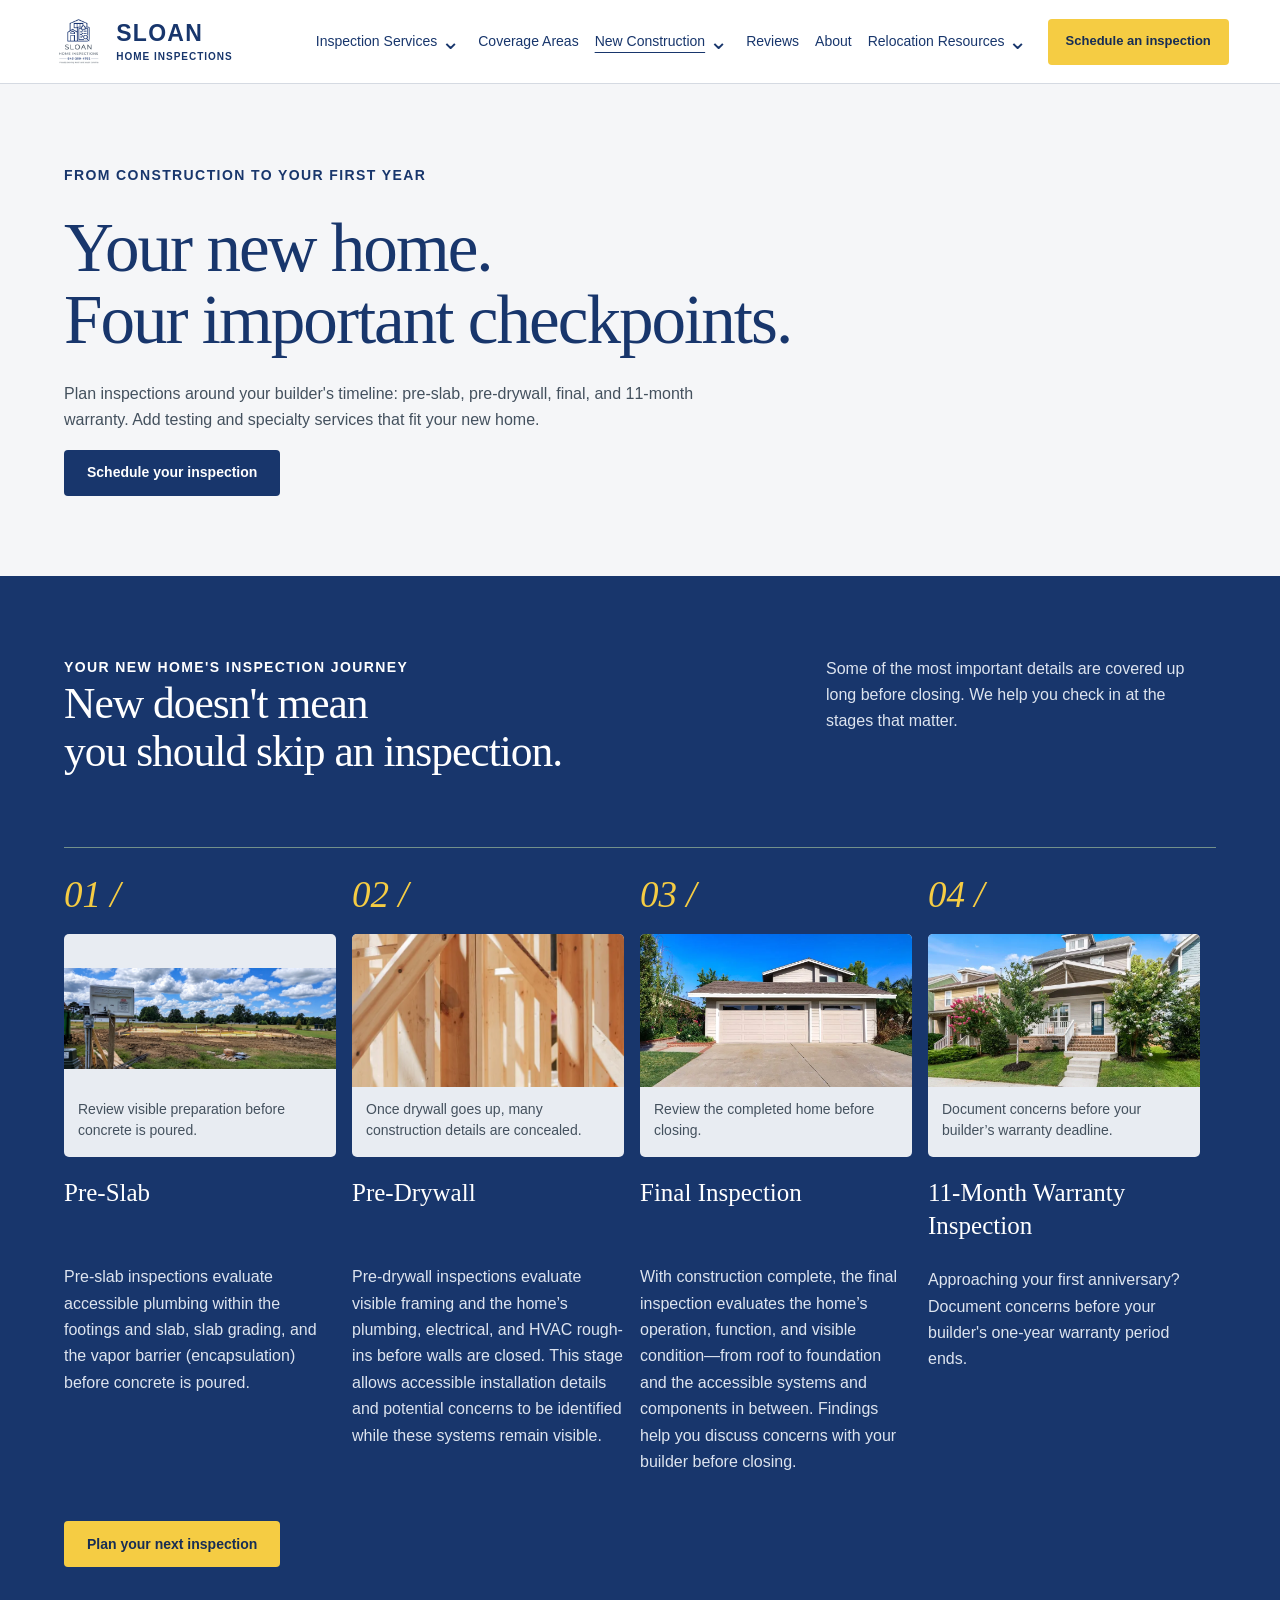
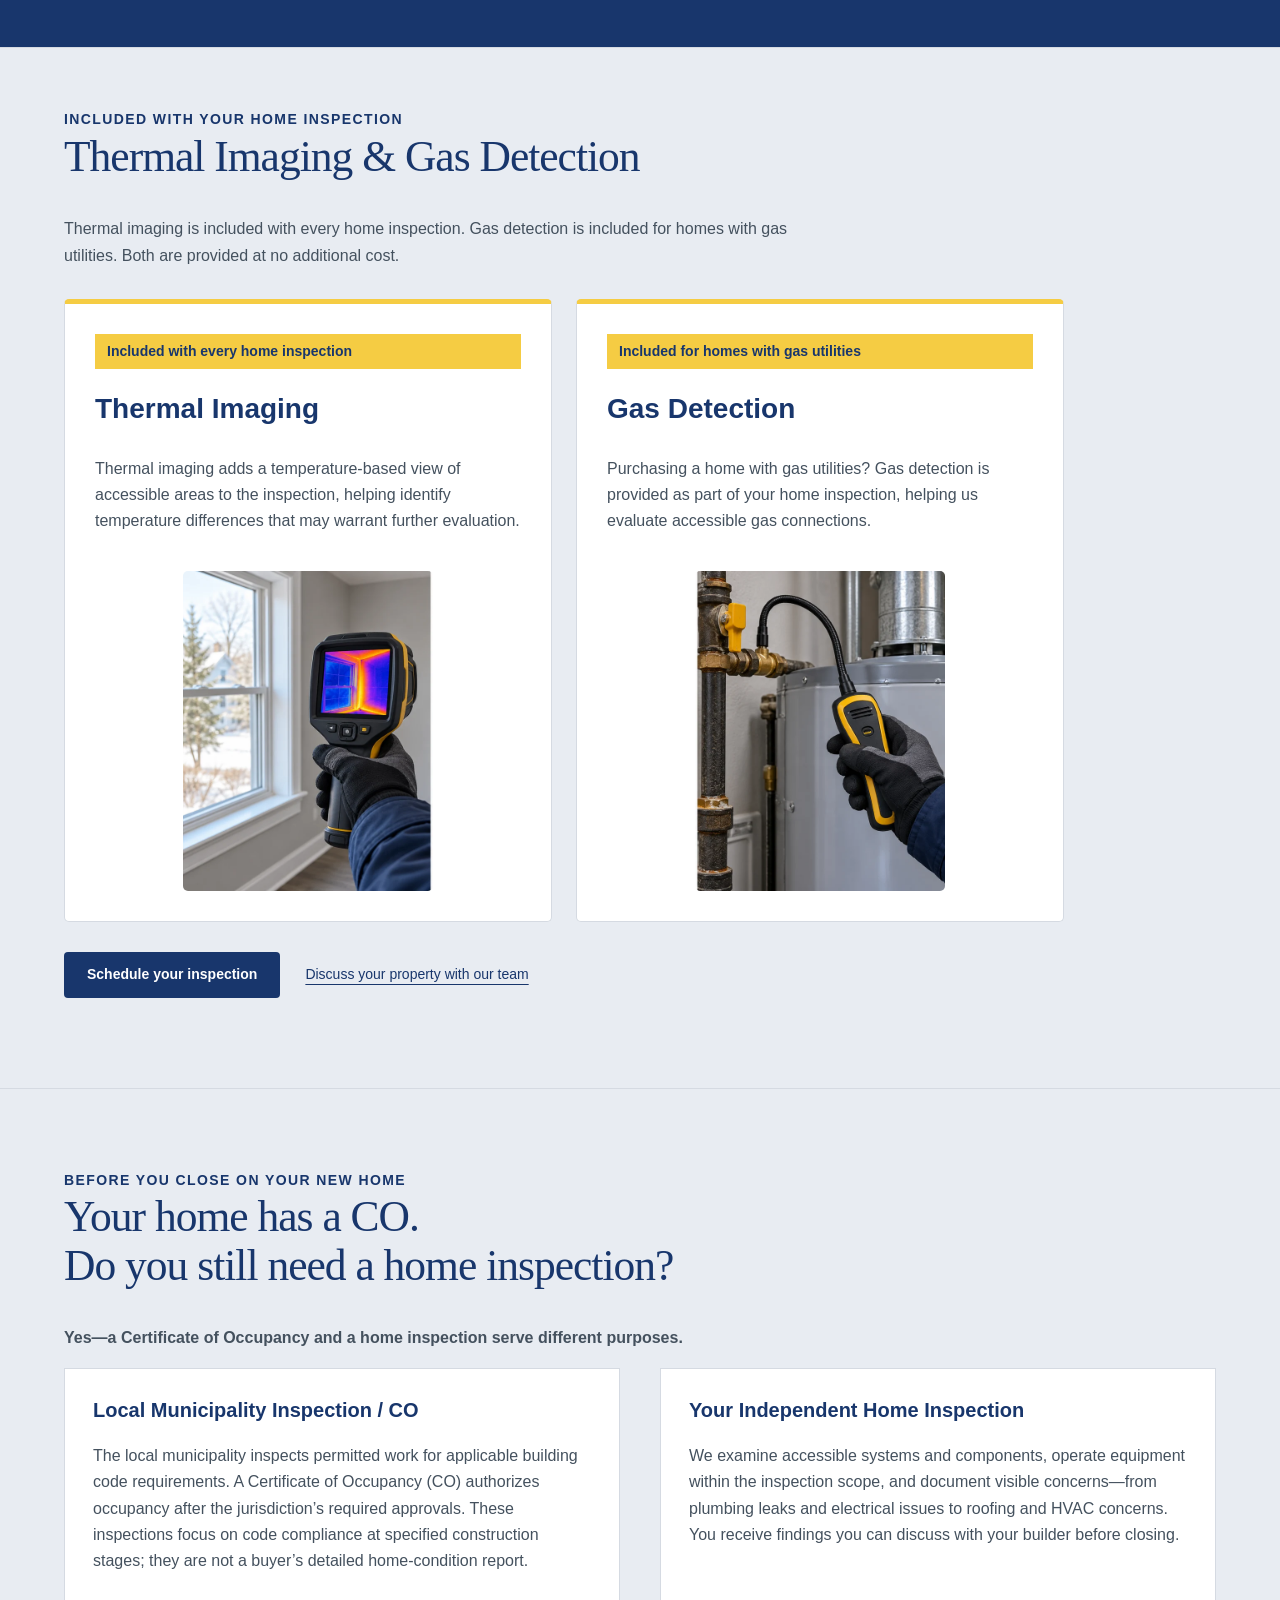
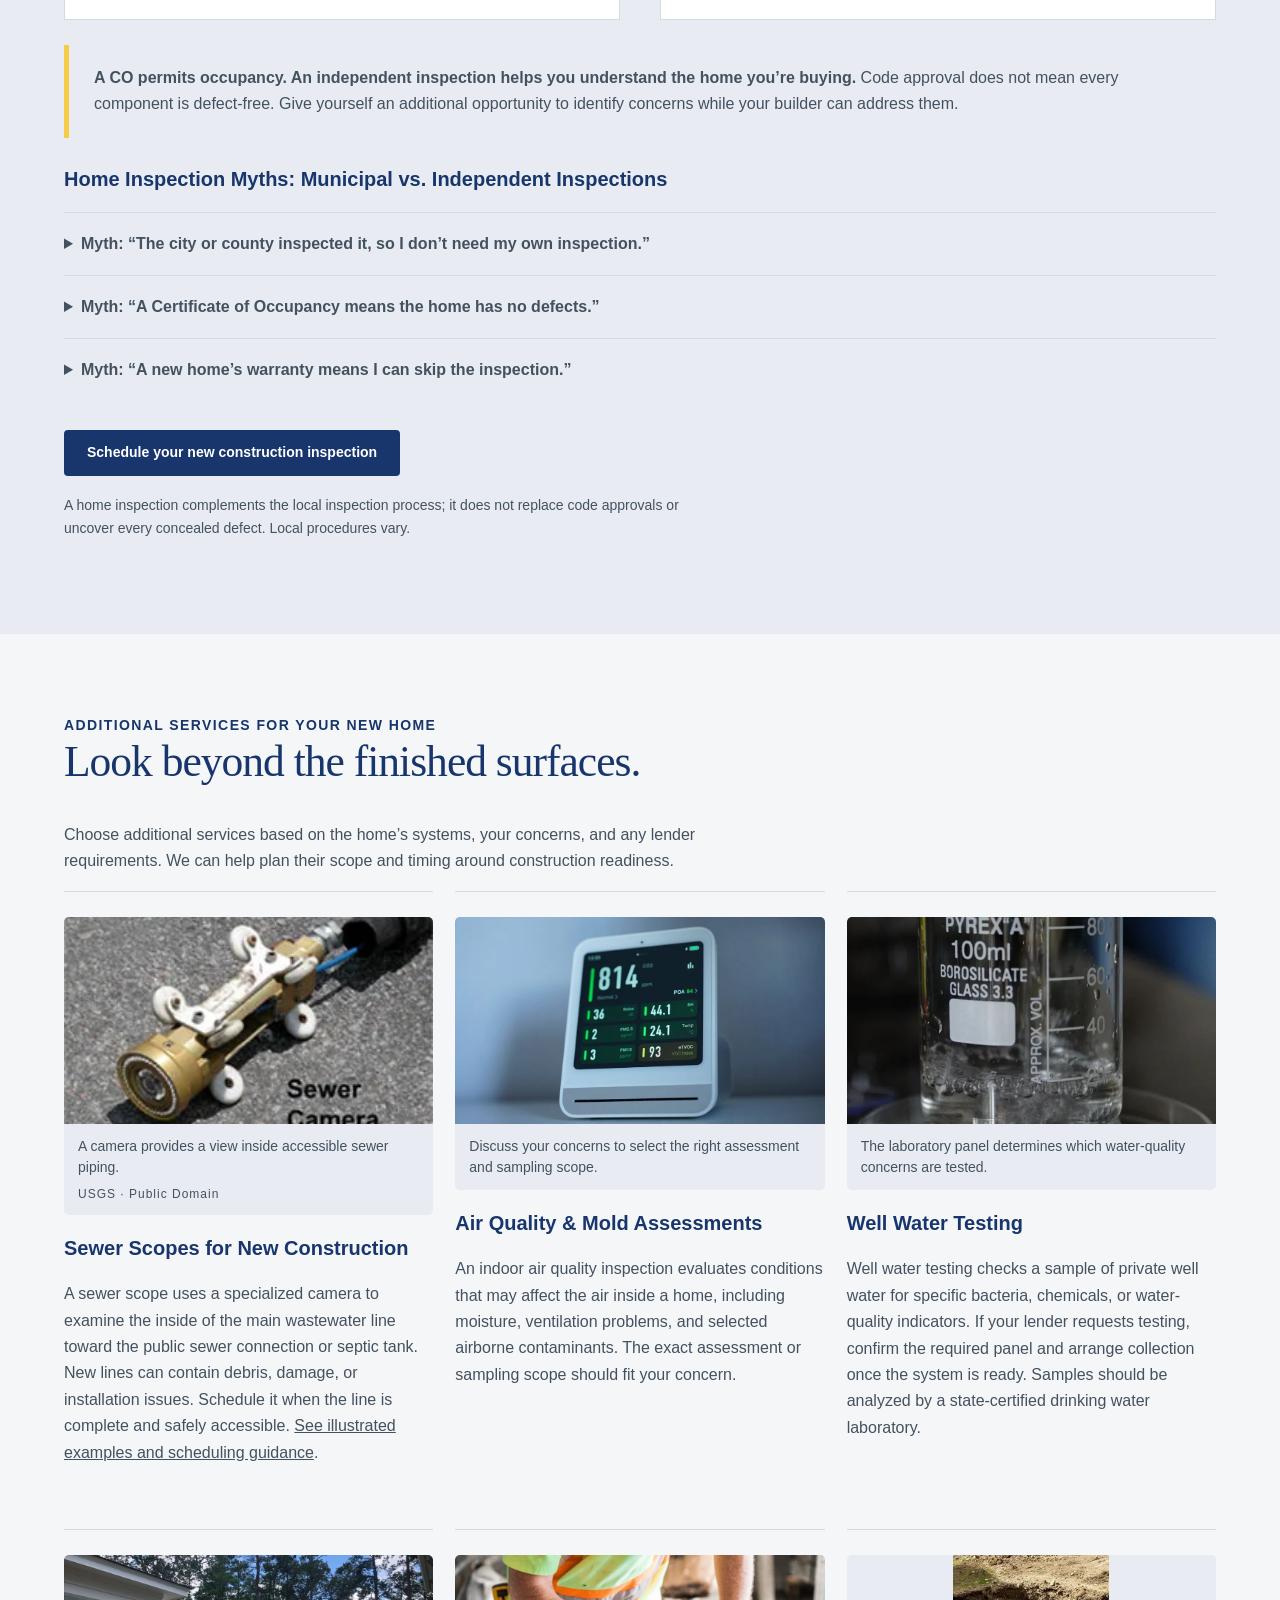
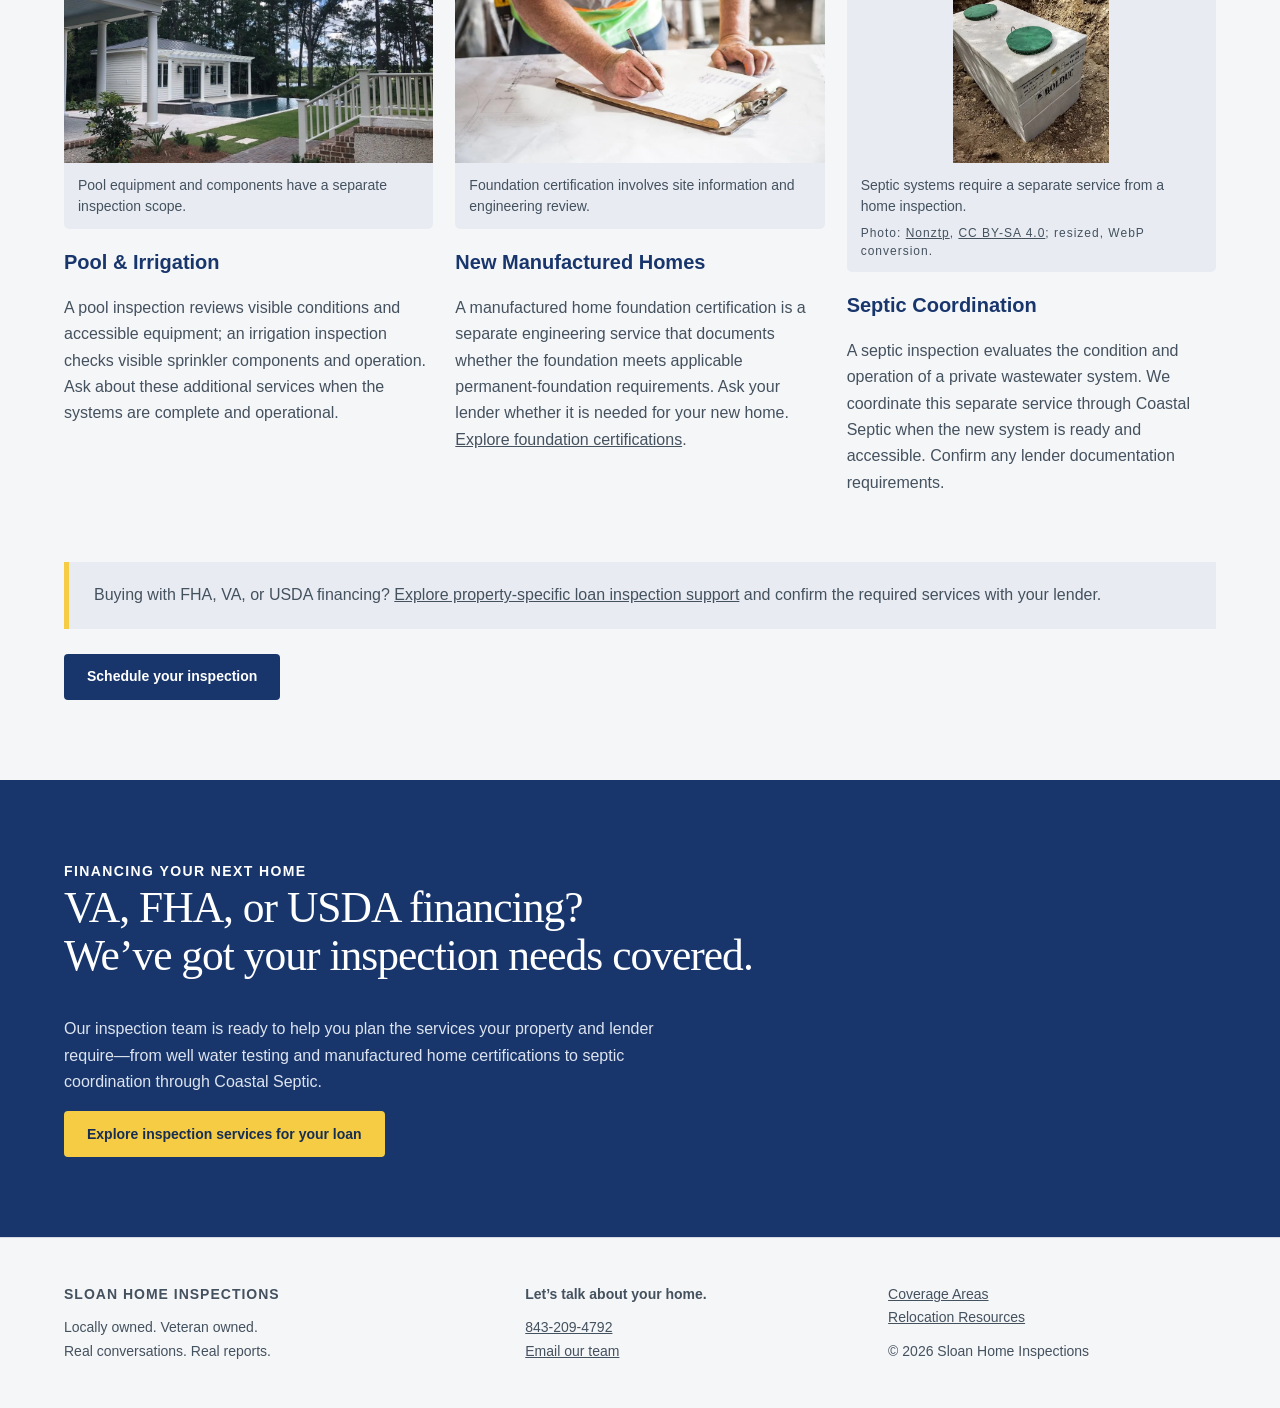
<file: new-construction.html>
<!doctype html>
<html lang="en"><head><meta charset="utf-8"><meta name="viewport" content="width=device-width,initial-scale=1"><title>New Construction Inspections | Sloan Home Inspections</title><meta name="description" content="Locally owned home inspections, new construction inspections and specialty testing based in Conway, South Carolina. Schedule online."><style>
:root{--ink:#143c3c;--paper:#f6f4ed;--lime:#d8e99b;--line:#d6ddd4}*{box-sizing:border-box}html{scroll-behavior:smooth;scroll-padding-top:100px}body{margin:0;background:var(--paper);color:var(--ink);font:16px/1.65 Arial,sans-serif}a{color:inherit}header{position:sticky;top:0;background:var(--paper);z-index:10;border-bottom:1px solid var(--line)}nav{max-width:1320px;margin:auto;padding:20px 5%;display:flex;align-items:center;gap:28px}.brand{text-decoration:none;font-weight:800;font-size:25px;letter-spacing:2px;line-height:1}.brand small{display:block;font-size:10px;letter-spacing:1.5px;margin-top:7px}nav .links{display:flex;gap:24px;margin-left:auto;font-size:14px}nav .links a{text-decoration:none}.button{display:inline-block;padding:13px 23px;background:var(--ink);color:white;text-decoration:none;border-radius:4px;font-size:14px;font-weight:bold}.button.light{background:var(--lime);color:var(--ink)}.wrap{max-width:1320px;margin:auto;padding:80px 5%}.eyebrow{text-transform:uppercase;letter-spacing:2px;font-size:11px;font-weight:bold}h1,h2,h3,p{margin-top:0}h1{font:normal clamp(44px,5.4vw,76px)/1.04 Georgia,serif;letter-spacing:-2px;margin:25px 0}h2{font:normal clamp(34px,3.4vw,49px)/1.12 Georgia,serif;letter-spacing:-1px}h3{font-size:20px;line-height:1.3}p{max-width:640px}.hero{display:grid;grid-template-columns:1.08fr 1fr;gap:65px;align-items:center;padding-top:55px;padding-bottom:55px}.hero .intro{font-size:18px;max-width:480px}.actions{display:flex;align-items:center;gap:25px;margin:30px 0}.textlink{font-size:14px;text-underline-offset:5px}.scene{position:relative;background:#dfe5db;border-radius:160px 160px 5px 5px;overflow:hidden;min-height:470px;display:flex;align-items:center}.scene svg{width:100%;height:auto}.scene .caption{position:absolute;bottom:25px;left:25px;background:var(--paper);padding:15px 20px;font-size:12px}.strip{border-top:1px solid var(--line);border-bottom:1px solid var(--line);display:flex;justify-content:space-around;padding:21px 5%;font-size:12px;letter-spacing:1px;text-transform:uppercase;gap:20px}.dark{background:var(--ink);color:var(--paper)}.sectionhead{display:flex;justify-content:space-between;gap:50px;align-items:flex-start;margin-bottom:35px}.sectionhead p{max-width:390px}.journey{display:grid;grid-template-columns:repeat(4,1fr);gap:0}.stage{border-top:1px solid #73918b;padding:30px 25px 0 0}.number{display:block;font:italic 37px Georgia;color:var(--lime);margin-bottom:35px}.stage p{color:#c6d5ce;font-size:14px}.stage h3{font-family:Georgia;font-weight:normal;font-size:25px}.grid{display:grid;grid-template-columns:repeat(3,1fr);gap:22px}.service{border-top:1px solid var(--line);padding:25px 0}.service span{font-size:11px;letter-spacing:1px}.service p{font-size:14px}.partner{background:#e7ebdf;padding:25px;margin-top:20px}.split{display:grid;grid-template-columns:1fr 1fr;gap:80px}.area{background:#e7ebdf}.towns{display:flex;flex-wrap:wrap;gap:10px}.towns span{padding:7px 14px;border:1px solid #b7c6b5;border-radius:30px;font-size:13px}.note{font-size:13px}.team{display:grid;grid-template-columns:repeat(2,1fr);gap:25px;margin-top:40px}.person{border-top:1px solid var(--line);padding-top:22px}.person .initial{display:inline-flex;width:52px;height:52px;border-radius:50%;background:#e0e7d6;align-items:center;justify-content:center;margin-bottom:20px;font:22px Georgia}.person p{font-size:14px}.review{border:1px solid var(--line);padding:35px;background:white}.review .google{font-weight:bold;font-size:23px}.cta{text-align:center}.cta p{margin:0 auto 25px}footer{padding:35px 5%;max-width:1320px;margin:auto;font-size:12px;display:flex;justify-content:space-between;gap:20px}.faq details{border-top:1px solid var(--line);padding:18px 0}.faq summary{cursor:pointer;font-weight:bold}.faq details p{padding-top:15px;font-size:14px}.mobile{display:none} @media(max-width:850px){nav{flex-wrap:wrap;gap:15px;padding:16px 5%}nav .links{order:3;width:100%;gap:18px;overflow:auto;font-size:12px}.hero,.split{grid-template-columns:1fr;gap:35px}.wrap{padding:55px 6%}.scene{min-height:340px;max-width:550px}.journey,.grid{grid-template-columns:repeat(2,1fr)}.sectionhead{display:block}.strip{flex-wrap:wrap;font-size:10px}.hero{padding-top:40px}.number{margin-bottom:15px}.stage{margin-top:20px}.brand{font-size:21px}nav>.button{margin-left:auto;padding:10px 14px;font-size:12px}footer{flex-direction:column}}@media(max-width:500px){.grid,.team{grid-template-columns:1fr}.journey{gap:15px}.stage{padding-right:5px}.stage h3{font-size:21px}.actions{gap:18px}.scene{min-height:310px}h1{font-size:51px}}

:root{--ink:#18366c;--paper:#f5f6f8;--lime:#f5cc43;--line:#d5dae2}body{color:#44515e}h1,h2,h3,.brand,.eyebrow{color:var(--ink)}.dark h2,.dark h3,.dark .eyebrow{color:white}.dark p,.stage p{color:#dde4ef}header{background:white}nav{max-width:1480px;gap:22px}nav .links{gap:18px;white-space:nowrap}.brand{display:flex;align-items:center;gap:10px;letter-spacing:1px}.brand img{width:48px;height:48px;object-fit:cover;object-position:center}.brand small{font-size:10px}.button{background:var(--ink)}.button.light{color:#172d54}.area,.partner{background:#e8ecf2}.person .initial{background:#e8ecf2;color:var(--ink)}.scene{background:#e8ecf2}.scene .caption{border-left:4px solid var(--lime)}.sectionhead p{font-size:16px}.service p,.stage p,.person p,.faq details p{font-size:16px}.note{font-size:14px}.eyebrow,.service span{font-size:12px}.textlink{color:var(--ink)}.dark .textlink{color:white}.feature{background:white;border:1px solid var(--line);padding:28px}.figure{margin:0;background:#e8ecf2;border-radius:4px;overflow:hidden}.figure svg{display:block;width:100%;height:auto}.figure figcaption{padding:12px 18px;font-size:14px}.figure+ h3{margin-top:22px}.detail-list{padding-left:22px}.detail-list li{margin-bottom:12px}.detail-list strong{color:var(--ink)}.subnav{display:flex;gap:12px;flex-wrap:wrap;margin-bottom:35px}.subnav a{border:1px solid var(--line);border-radius:30px;padding:8px 16px;text-decoration:none;font-size:14px}.map{width:100%;display:block;border:1px solid var(--line);border-radius:5px}.sources{font-size:14px;border-top:1px solid var(--line);padding-top:18px}.table-wrap{overflow:auto}table{border-collapse:collapse;width:100%;font-size:16px;background:white}th,td{text-align:left;vertical-align:top;padding:18px;border-bottom:1px solid var(--line)}th{background:var(--ink);color:white}.callout{border-left:5px solid var(--lime);padding:20px 25px;background:#e8ecf2;margin:25px 0}.detail-grid{display:grid;grid-template-columns:1fr 1fr;gap:40px}.detail-grid p{max-width:none}.logo-panel{background:white;border-radius:160px 160px 5px 5px;overflow:hidden;border:1px solid var(--line)}.logo-panel img{display:block;width:100%;height:auto}.map-block{margin-top:30px}.map-block figcaption{font-size:14px;margin-top:12px}@media(max-width:1100px){nav{flex-wrap:wrap}nav .links{order:3;width:100%;overflow:auto;padding-bottom:5px;margin-left:0}nav>.button{margin-left:auto}}@media(max-width:650px){.detail-grid{grid-template-columns:1fr}.feature{padding:20px}th,td{min-width:170px}.brand img{width:40px;height:40px}}
</style><style>
/* Clear paths, readable details, and easy booking across devices. */
.eyebrow{font-size:14px;letter-spacing:1.4px}.brand small{font-size:12px}.strip{font-size:14px;letter-spacing:.5px}.button{min-height:46px;display:inline-flex;align-items:center;justify-content:center}.button:hover{background:#244984}.button.light:hover{background:#ffdb67}a:focus-visible,summary:focus-visible{outline:3px solid #a56e00;outline-offset:5px}.dark a:focus-visible{outline-color:#f5cc43}.skip-link{position:fixed;left:16px;top:-100px;z-index:100;background:#18366c;color:white;padding:12px 20px}.skip-link:focus{top:12px}.choice-grid{display:grid;grid-template-columns:repeat(3,minmax(0,1fr));gap:22px}.choice-card{display:flex;flex-direction:column;background:white;padding:30px;border:1px solid var(--line);border-top:5px solid var(--lime);border-radius:5px;text-decoration:none;transition:box-shadow .15s,transform .15s}.choice-card:hover{box-shadow:0 8px 24px #18366c14;transform:translateY(-2px)}.choice-card p{margin-bottom:20px}.choice-card .card-link{margin-top:auto;color:var(--ink);font-weight:bold;text-decoration:underline;text-underline-offset:4px}.choice-card h3{font-size:24px}.quickpaths{padding-top:45px;padding-bottom:55px}.process-grid{display:grid;grid-template-columns:repeat(3,minmax(0,1fr));gap:30px}.process-grid article{border-top:3px solid var(--lime);padding-top:22px}.process-grid p{margin-bottom:0}.jump-links{display:flex;flex-wrap:wrap;gap:10px;margin:24px 0}.jump-links a{padding:9px 16px;border:1px solid var(--line);border-radius:4px;background:white;text-decoration:none;font-weight:bold;font-size:14px}.jump-links a:hover{background:#e8ecf2}.scope-grid{display:grid;grid-template-columns:repeat(3,minmax(0,1fr));gap:20px}.scope-grid article{background:white;border:1px solid var(--line);padding:24px}.report-points{padding-left:22px}.report-points li{margin-bottom:12px}.report-points strong{color:var(--ink)}.mobile-booking{display:none}nav .links a[aria-current=page]{font-weight:bold;text-decoration:underline;text-underline-offset:6px}.faq p{max-width:850px}.dark .callout{color:#44515e}footer{font-size:14px}@media(max-width:850px){.choice-grid,.scope-grid{grid-template-columns:1fr}.process-grid{grid-template-columns:1fr;gap:25px}.quickpaths{padding-top:30px;padding-bottom:40px}nav .links{font-size:14px;padding:4px 0 8px;gap:20px}.mobile-booking{display:flex;position:fixed;bottom:0;left:0;right:0;z-index:30;background:white;border-top:1px solid var(--line);padding:10px 6% calc(10px + env(safe-area-inset-bottom));gap:12px}.mobile-booking a{flex:1;font-size:14px;padding:10px}.mobile-booking .phone{background:#e8ecf2;color:var(--ink)}body{padding-bottom:85px}.actions{flex-wrap:wrap}.brand small{font-size:12px}.strip{font-size:14px}html{scroll-padding-top:160px}}@media(prefers-reduced-motion:reduce){html{scroll-behavior:auto}.choice-card{transition:none}.choice-card:hover{transform:none}}
</style><style>.service-photo{margin:0 0 20px;background:#e8ecf2;border-radius:5px;overflow:hidden}.service-photo img{display:block;width:100%;height:auto;aspect-ratio:3/2;object-fit:cover}.service-photo figcaption{padding:12px 14px;font-size:14px;line-height:1.5;color:#44515e}.photo-credit{display:block;margin-top:7px;font-size:12px}.stage{padding:25px 16px 0 0}.stage .number{margin-bottom:18px}.stage .service-photo{background:#e8ecf2}.stage .service-photo figcaption{color:#44515e}.photo-note{font-size:14px;max-width:900px;margin-top:25px}.choice-card .service-photo{margin:-10px -10px 22px}.service-photo img[src*="water-sampling"]{object-position:center 58%}.service-photo img[src*="pre-slab"]{object-position:center 65%}.service-photo img[src*="septic"]{object-fit:contain;background:#e8ecf2}@media(max-width:600px){.stage{padding-right:0}.journey{grid-template-columns:1fr}.stage .service-photo img{max-height:240px}.service-photo figcaption{font-size:14px}}</style><style>.service-photo img[src*="pre-slab-sloan"]{aspect-ratio:auto;height:auto;object-fit:contain}</style><style>.sloan-advantage{background:#e8ecf2;border-top:1px solid var(--line);border-bottom:1px solid var(--line)}.sloan-advantage .wrap{padding-top:60px;padding-bottom:60px}.advantage-intro{max-width:760px}.advantage-grid{display:grid;grid-template-columns:repeat(2,minmax(0,1fr));gap:24px;margin-top:30px}.advantage-card{background:white;border:1px solid var(--line);border-top:5px solid var(--lime);padding:30px;border-radius:5px}.included-badge{display:inline-block;color:var(--ink);background:#f5cc43;padding:7px 12px;font-weight:bold;font-size:14px;line-height:1.5;margin-bottom:22px}.advantage-card h3{font-size:28px}.advantage-card p{max-width:none}.advantage-card .included-cost{color:var(--ink);font-size:20px;font-weight:bold;margin-bottom:0}@media(max-width:650px){.advantage-grid{grid-template-columns:1fr}.advantage-card{padding:24px}.sloan-advantage .wrap{padding-top:45px;padding-bottom:45px}}</style><style>.advantage-card{display:flex;flex-direction:column}.tool-card-photo{width:100%;aspect-ratio:3/4;overflow:hidden;border-radius:5px;margin-top:auto;padding-top:0;position:relative}.tool-card-photo img{position:absolute;top:0;left:0;width:200%;max-width:none;height:100%;object-fit:fill}.tool-card-photo.gas-photo img{left:-100%}.advantage-card .tool-card-photo{margin-top:20px}</style><style>
nav .links{overflow:visible;align-items:center;white-space:normal}nav .nav-dropdown{position:relative;border:0;padding:0;margin:0}nav .nav-dropdown summary{list-style:none;cursor:pointer;font:inherit;color:inherit;padding:10px 0;display:flex;align-items:center;gap:7px;white-space:nowrap}nav .nav-dropdown summary::-webkit-details-marker{display:none}nav .nav-dropdown summary:after{content:"";width:6px;height:6px;border-right:2px solid currentColor;border-bottom:2px solid currentColor;transform:rotate(45deg);margin-top:-4px}nav .nav-dropdown[open] summary:after{transform:rotate(225deg);margin-top:3px}nav .dropdown-links{position:absolute;top:100%;left:0;z-index:50;width:290px;max-width:calc(100vw - 40px);padding:8px;background:#fff;color:#18366c;border:1px solid #d5dce6;border-radius:5px;box-shadow:0 12px 28px #18366c22;display:flex;flex-direction:column;gap:0;white-space:normal}nav .dropdown-links a{display:block;padding:10px 12px;font-size:14px;line-height:1.4;border-radius:3px}nav .dropdown-links a:hover,nav .dropdown-links a:focus-visible{background:#e8ecf2}nav summary:focus-visible,nav .links>a:focus-visible{outline:3px solid #f5cc43;outline-offset:4px}
@media(max-width:1100px){nav{flex-wrap:wrap}nav .links{order:3;width:100%;margin-left:0;gap:18px;flex-wrap:wrap;overflow:visible;padding:4px 0 8px}}@media(max-width:600px){nav .links{gap:8px 18px;align-items:center}nav .nav-dropdown{position:static}nav .links{position:relative}nav .dropdown-links{left:0;right:0;top:100%;width:100%;max-width:100%;max-height:55vh;overflow-y:auto}nav .nav-dropdown summary{padding:8px 0}nav .links>a{padding:8px 0}}
</style><style>@media(min-width:601px){nav .nav-dropdown:last-child .dropdown-links{left:auto;right:0}}</style><meta name="robots" content="noindex, nofollow"><meta name="theme-color" content="#18366c"><link rel="canonical" href="https://sloan-home-inspections.christinesellsinthes.chatgpt.site/new-construction.html"><link rel="stylesheet" href="assets/site.css?v=72"><script src="assets/site.js?v=56" defer></script><script type="application/ld+json">{"@context": "https://schema.org", "@type": "HomeAndConstructionBusiness", "name": "Sloan Home Inspections", "url": "https://sloan-home-inspections.christinesellsinthes.chatgpt.site", "telephone": "+1-843-209-4792", "image": "https://sloan-home-inspections.christinesellsinthes.chatgpt.site/assets/sloan-logo-optimized.webp", "description": "Locally owned, veteran-owned home inspections based in Conway, South Carolina, serving the Grand Strand, Pee Dee, and southeastern North Carolina.", "areaServed": [{"@type": "Place", "name": "Grand Strand, South Carolina"}, {"@type": "Place", "name": "Pee Dee, South Carolina"}, {"@type": "Place", "name": "Southeastern North Carolina"}]}</script></head><body><a class="skip-link" href="#main-content">Skip to content</a><header class="site-header"><nav class="site-nav" aria-label="Main navigation"><a class="brand" href="index.html" aria-label="Sloan Home Inspections home"><img src="assets/sloan-logo-optimized.webp" alt="" width="720" height="720" decoding="async"><span>SLOAN<small>HOME INSPECTIONS</small></span></a><button type="button" class="menu-toggle" aria-controls="site-links" aria-expanded="false">Menu <span aria-hidden="true">☰</span></button><div id="site-links" class="site-links"><div class="nav-group"><div class="nav-label"><a href="services.html">Inspection Services</a><button type="button" class="dropdown-toggle" aria-label="Show Inspection Services menu" aria-controls="submenu-0" aria-expanded="false"><span aria-hidden="true">⌄</span></button></div><ul class="submenu" id="submenu-0" hidden><li><a href="services.html#property-types">Home &amp; Property Inspections</a></li><li><a href="services.html#pre-listing-property">Pre-Listing Inspections</a></li><li><a href="services.html#service-planner">Choose Your Services</a></li><li><a href="services.html#additional-services">Additional Services</a></li><li><a href="sewer-scopes.html">Sewer Camera Scopes</a></li><li><a href="manufactured-home-certifications.html">Manufactured Home Certifications</a></li><li><a href="government-backed-loans.html">VA, FHA &amp; USDA Support</a></li></ul></div><a href="coverage-areas.html">Coverage Areas</a><div class="nav-group"><div class="nav-label"><a href="new-construction.html" aria-current="page">New Construction</a><button type="button" class="dropdown-toggle" aria-label="Show New Construction menu" aria-controls="submenu-2" aria-expanded="false"><span aria-hidden="true">⌄</span></button></div><ul class="submenu" id="submenu-2" hidden><li><a href="new-construction.html#construction">New Construction</a></li><li><a href="new-construction.html#warranty-inspection">11-Month Warranty</a></li><li><a href="new-construction.html#co-vs-inspection">Certificate of Occupancy vs. Inspection</a></li><li><a href="new-construction.html#new-home-additional-services">Additional Services</a></li></ul></div><a href="reviews.html">Reviews</a><a href="about.html">About</a><div class="nav-group"><div class="nav-label"><a href="relocation-resources.html">Relocation Resources</a><button type="button" class="dropdown-toggle" aria-label="Show Relocation Resources menu" aria-controls="submenu-5" aria-expanded="false"><span aria-hidden="true">⌄</span></button></div><ul class="submenu" id="submenu-5" hidden><li><a href="relocation-resources.html#utility-finder">Address &amp; Utility Research</a></li><li><a href="relocation-resources.html#moving-checklist">Moving Checklist</a></li><li><a href="relocation-resources.html#property-maps">Property Maps &amp; Flood Zones</a></li><li><a href="relocation-resources.html#municipalities">Local Government</a></li><li><a href="relocation-resources.html#utilities">Utilities &amp; Internet</a></li><li><a href="relocation-resources.html#schools-community">Schools &amp; Community</a></li></ul></div></div><a class="button light nav-book" href="https://app.spectora.com/home-inspectors/sloan-home-inspections/schedule" target="_blank" rel="noopener">Schedule an inspection</a></nav></header><main id="main-content"><section class="wrap"><div class="eyebrow">From construction to your first year</div><h1>Your new home.<br>Four important checkpoints.</h1><p class="intro">Plan inspections around your builder's timeline: pre-slab, pre-drywall, final, and 11-month warranty. Add testing and specialty services that fit your new home.</p><a class="button" href="https://app.spectora.com/home-inspectors/sloan-home-inspections/schedule" target="_blank" rel="noopener">Schedule your inspection</a></section><section id="construction" class="dark"><div class="wrap"><div class="sectionhead"><div><div class="eyebrow">Your new home's inspection journey</div><h2>New doesn't mean<br>you should skip an inspection.</h2></div><p>Some of the most important details are covered up long before closing. We help you check in at the stages that matter.</p></div><div class="journey"><article class="stage" id="pre-slab"><span class="number">01 /</span><figure class="service-photo"><img src="assets/pre-slab-sloan.webp" alt="Pre-slab construction site photo supplied by Sloan Home Inspections, with screenshot text removed" loading="lazy" decoding="async" width="1400" height="520"><figcaption>Review visible preparation before concrete is poured.</figcaption></figure><h3>Pre-Slab</h3><p>Pre-slab inspections evaluate accessible plumbing within the footings and slab, slab grading, and the vapor barrier (encapsulation) before concrete is poured.</p></article><article class="stage" id="pre-drywall"><span class="number">02 /</span><figure class="service-photo"><img src="assets/pre-drywall.webp" alt="Exposed timber framing inside a home under construction" loading="lazy" decoding="async" width="667" height="1000"><figcaption>Once drywall goes up, many construction details are concealed.</figcaption></figure><h3>Pre-Drywall</h3><p>Pre-drywall inspections evaluate visible framing and the home’s plumbing, electrical, and HVAC rough-ins before walls are closed. This stage allows accessible installation details and potential concerns to be identified while these systems remain visible.</p></article><article class="stage" id="final-inspection"><span class="number">03 /</span><figure class="service-photo"><img src="assets/final-home.webp" alt="Completed residential home with a garage and driveway" loading="lazy" decoding="async" width="1000" height="563"><figcaption>Review the completed home before closing.</figcaption></figure><h3>Final Inspection</h3><p>With construction complete, the final inspection evaluates the home’s operation, function, and visible condition—from roof to foundation and the accessible systems and components in between. Findings help you discuss concerns with your builder before closing.</p></article><article class="stage" id="warranty-inspection"><span class="number">04 /</span><figure class="service-photo"><img src="assets/warranty-home.webp" alt="Residential home with a porch and landscaped front yard" loading="lazy" decoding="async" width="1000" height="667"><figcaption>Document concerns before your builder’s warranty deadline.</figcaption></figure><h3>11-Month Warranty Inspection</h3><p>Approaching your first anniversary? Document concerns before your builder's one-year warranty period ends.</p></article></div><a class="button light schedule" style="margin-top:30px" href="https://app.spectora.com/home-inspectors/sloan-home-inspections/schedule" target="_blank" rel="noopener">Plan your next inspection</a></div></section><section class="sloan-advantage" id="sloan-advantage" aria-labelledby="advantage-heading"><div class="wrap"><div class="eyebrow">Included With Your Home Inspection</div><h2 id="advantage-heading">Thermal Imaging &amp; Gas Detection</h2><p class="advantage-intro">Thermal imaging is included with every home inspection. Gas detection is included for homes with gas utilities. Both are provided at no additional cost.</p><div class="advantage-grid"><article class="advantage-card"><span class="included-badge">Included with every home inspection</span><h3>Thermal Imaging</h3><p>Thermal imaging adds a temperature-based view of accessible areas to the inspection, helping identify temperature differences that may warrant further evaluation.</p><div class="tool-card-photo thermal-photo"><img src="assets/thermal-imaging-gas-detection.webp" alt="Illustrative thermal camera displaying temperature differences around a window" loading="lazy" decoding="async" width="1200" height="800"></div></article><article class="advantage-card"><span class="included-badge">Included for homes with gas utilities</span><h3>Gas Detection</h3><p>Purchasing a home with gas utilities? Gas detection is provided as part of your home inspection, helping us evaluate accessible gas connections.</p><div class="tool-card-photo gas-photo"><img src="assets/thermal-imaging-gas-detection.webp" alt="Illustrative gas detector checking an accessible gas connection" loading="lazy" decoding="async" width="1200" height="800"></div></article></div><div class="actions"><a class="button" href="https://app.spectora.com/home-inspectors/sloan-home-inspections/schedule" target="_blank" rel="noopener">Schedule your inspection</a><a class="textlink" href="tel:8432094792">Discuss your property with our team</a></div></div></section><section class="area" id="co-vs-inspection"><div class="wrap"><div class="eyebrow">Before you close on your new home</div><h2>Your home has a CO.<br>Do you still need a home inspection?</h2><p><strong>Yes—a Certificate of Occupancy and a home inspection serve different purposes.</strong></p><div class="detail-grid"><article class="feature"><h3>Local Municipality Inspection / CO</h3><p>The local municipality inspects permitted work for applicable building code requirements. A Certificate of Occupancy (CO) authorizes occupancy after the jurisdiction’s required approvals. These inspections focus on code compliance at specified construction stages; they are not a buyer’s detailed home-condition report.</p></article><article class="feature"><h3>Your Independent Home Inspection</h3><p>We examine accessible systems and components, operate equipment within the inspection scope, and document visible concerns—from plumbing leaks and electrical issues to roofing and HVAC concerns. You receive findings you can discuss with your builder before closing.</p></article></div><div class="callout"><strong>A CO permits occupancy. An independent inspection helps you understand the home you’re buying.</strong> Code approval does not mean every component is defect-free. Give yourself an additional opportunity to identify concerns while your builder can address them.</div><div class="faq" style="margin:28px 0"><h3>Home Inspection Myths: Municipal vs. Independent Inspections</h3><details><summary>Myth: “The city or county inspected it, so I don’t need my own inspection.”</summary><p>Municipal inspections review permitted work for applicable code requirements at required stages. An independent home inspection gives you a separate assessment of accessible systems and components, with documented findings to discuss with your builder.</p></details><details><summary>Myth: “A Certificate of Occupancy means the home has no defects.”</summary><p>A CO authorizes occupancy after the jurisdiction’s required approvals. It is not a guarantee that every component is defect-free. An independent inspection can identify visible concerns that still need attention.</p></details><details><summary>Myth: “A new home’s warranty means I can skip the inspection.”</summary><p>A warranty sets terms for covered repairs; it does not identify problems for you. Inspections before closing and near the end of the first year can help you document concerns and bring them to your builder within the applicable deadlines.</p></details></div><a class="button" href="https://app.spectora.com/home-inspectors/sloan-home-inspections/schedule" target="_blank" rel="noopener">Schedule your new construction inspection</a><p class="note" style="margin-top:18px">A home inspection complements the local inspection process; it does not replace code approvals or uncover every concealed defect. Local procedures vary.</p></div></section><section class="wrap" id="new-home-additional-services"><div class="eyebrow">Additional services for your new home</div><h2>Look beyond the finished surfaces.</h2><p>Choose additional services based on the home’s systems, your concerns, and any lender requirements. We can help plan their scope and timing around construction readiness.</p><div class="grid"><article class="service"><figure class="service-photo"><img src="assets/sewer-camera.webp" alt="Sewer inspection camera equipment, courtesy of USGS" loading="lazy" decoding="async" width="240" height="161"><figcaption>A camera provides a view inside accessible sewer piping. <span class="photo-credit">USGS · Public Domain</span></figcaption></figure><h3>Sewer Scopes for New Construction</h3><p>A sewer scope uses a specialized camera to examine the inside of the main wastewater line toward the public sewer connection or septic tank. New lines can contain debris, damage, or installation issues. Schedule it when the line is complete and safely accessible. <a href="sewer-scopes.html">See illustrated examples and scheduling guidance</a>.</p></article><article class="service"><figure class="service-photo"><img src="assets/air-quality.webp" alt="Illustrative indoor air quality monitor" loading="lazy" decoding="async" width="1000" height="667"><figcaption>Discuss your concerns to select the right assessment and sampling scope.</figcaption></figure><h3>Air Quality &amp; Mold Assessments</h3><p>An indoor air quality inspection evaluates conditions that may affect the air inside a home, including moisture, ventilation problems, and selected airborne contaminants. The exact assessment or sampling scope should fit your concern.</p></article><article class="service"><figure class="service-photo"><img src="assets/water-sampling.webp" alt="Water pouring into a laboratory glass beaker" loading="lazy" decoding="async" width="667" height="1000"><figcaption>The laboratory panel determines which water-quality concerns are tested.</figcaption></figure><h3>Well Water Testing</h3><p>Well water testing checks a sample of private well water for specific bacteria, chemicals, or water-quality indicators. If your lender requests testing, confirm the required panel and arrange collection once the system is ready. Samples should be analyzed by a state-certified drinking water laboratory.</p></article><article class="service"><figure class="service-photo"><img src="assets/pool.webp" alt="Residential backyard swimming pool beside a home" loading="lazy" decoding="async" width="1000" height="750"><figcaption>Pool equipment and components have a separate inspection scope.</figcaption></figure><h3>Pool &amp; Irrigation</h3><p>A pool inspection reviews visible conditions and accessible equipment; an irrigation inspection checks visible sprinkler components and operation. Ask about these additional services when the systems are complete and operational.</p></article><article class="service"><figure class="service-photo"><img src="assets/documentation.webp" alt="Construction professional recording notes on a clipboard" loading="lazy" decoding="async" width="1000" height="667"><figcaption>Foundation certification involves site information and engineering review.</figcaption></figure><h3>New Manufactured Homes</h3><p>A manufactured home foundation certification is a separate engineering service that documents whether the foundation meets applicable permanent-foundation requirements. Ask your lender whether it is needed for your new home. <a href="manufactured-home-certifications.html">Explore foundation certifications</a>.</p></article><article class="service"><figure class="service-photo"><img src="assets/septic.webp" alt="Concrete septic tank with access lids during installation" loading="lazy" decoding="async" width="537" height="716"><figcaption>Septic systems require a separate service from a home inspection. <span class="photo-credit">Photo: <a href="https://commons.wikimedia.org/wiki/File:Septic_tank_Bolduc.jpg">Nonztp</a>, <a href="https://creativecommons.org/licenses/by-sa/4.0/">CC BY-SA 4.0</a>; resized, WebP conversion.</span></figcaption></figure><h3>Septic Coordination</h3><p>A septic inspection evaluates the condition and operation of a private wastewater system. We coordinate this separate service through Coastal Septic when the new system is ready and accessible. Confirm any lender documentation requirements.</p></article></div><div class="callout">Buying with FHA, VA, or USDA financing? <a href="government-backed-loans.html">Explore property-specific loan inspection support</a> and confirm the required services with your lender.</div><a class="button" href="https://app.spectora.com/home-inspectors/sloan-home-inspections/schedule" target="_blank" rel="noopener">Schedule your inspection</a></section><section class="dark"><div class="wrap"><div class="eyebrow">Financing your next home</div><h2>VA, FHA, or USDA financing?<br>We’ve got your inspection needs covered.</h2><p>Our inspection team is ready to help you plan the services your property and lender require—from well water testing and manufactured home certifications to septic coordination through Coastal Septic.</p><a class="button light" href="government-backed-loans.html">Explore inspection services for your loan</a></div></section></main><footer class="site-footer"><div><a class="footer-brand" href="index.html">SLOAN HOME INSPECTIONS</a><p>Locally owned. Veteran owned.<br>Real conversations. Real reports.</p></div><div><strong>Let’s talk about your home.</strong><p><a href="tel:8432094792">843-209-4792</a><br><a href="mailto:christine@sloanhomeinspections.net">Email our team</a></p></div><div><a href="coverage-areas.html">Coverage Areas</a><br><a href="relocation-resources.html">Relocation Resources</a><p>© 2026 Sloan Home Inspections</p></div></footer><div class="mobile-booking" aria-label="Contact and scheduling"><a class="button phone" href="tel:8432094792">Call our team</a><a class="button" href="https://app.spectora.com/home-inspectors/sloan-home-inspections/schedule" target="_blank" rel="noopener">Schedule inspection</a></div></body></html>
</file>
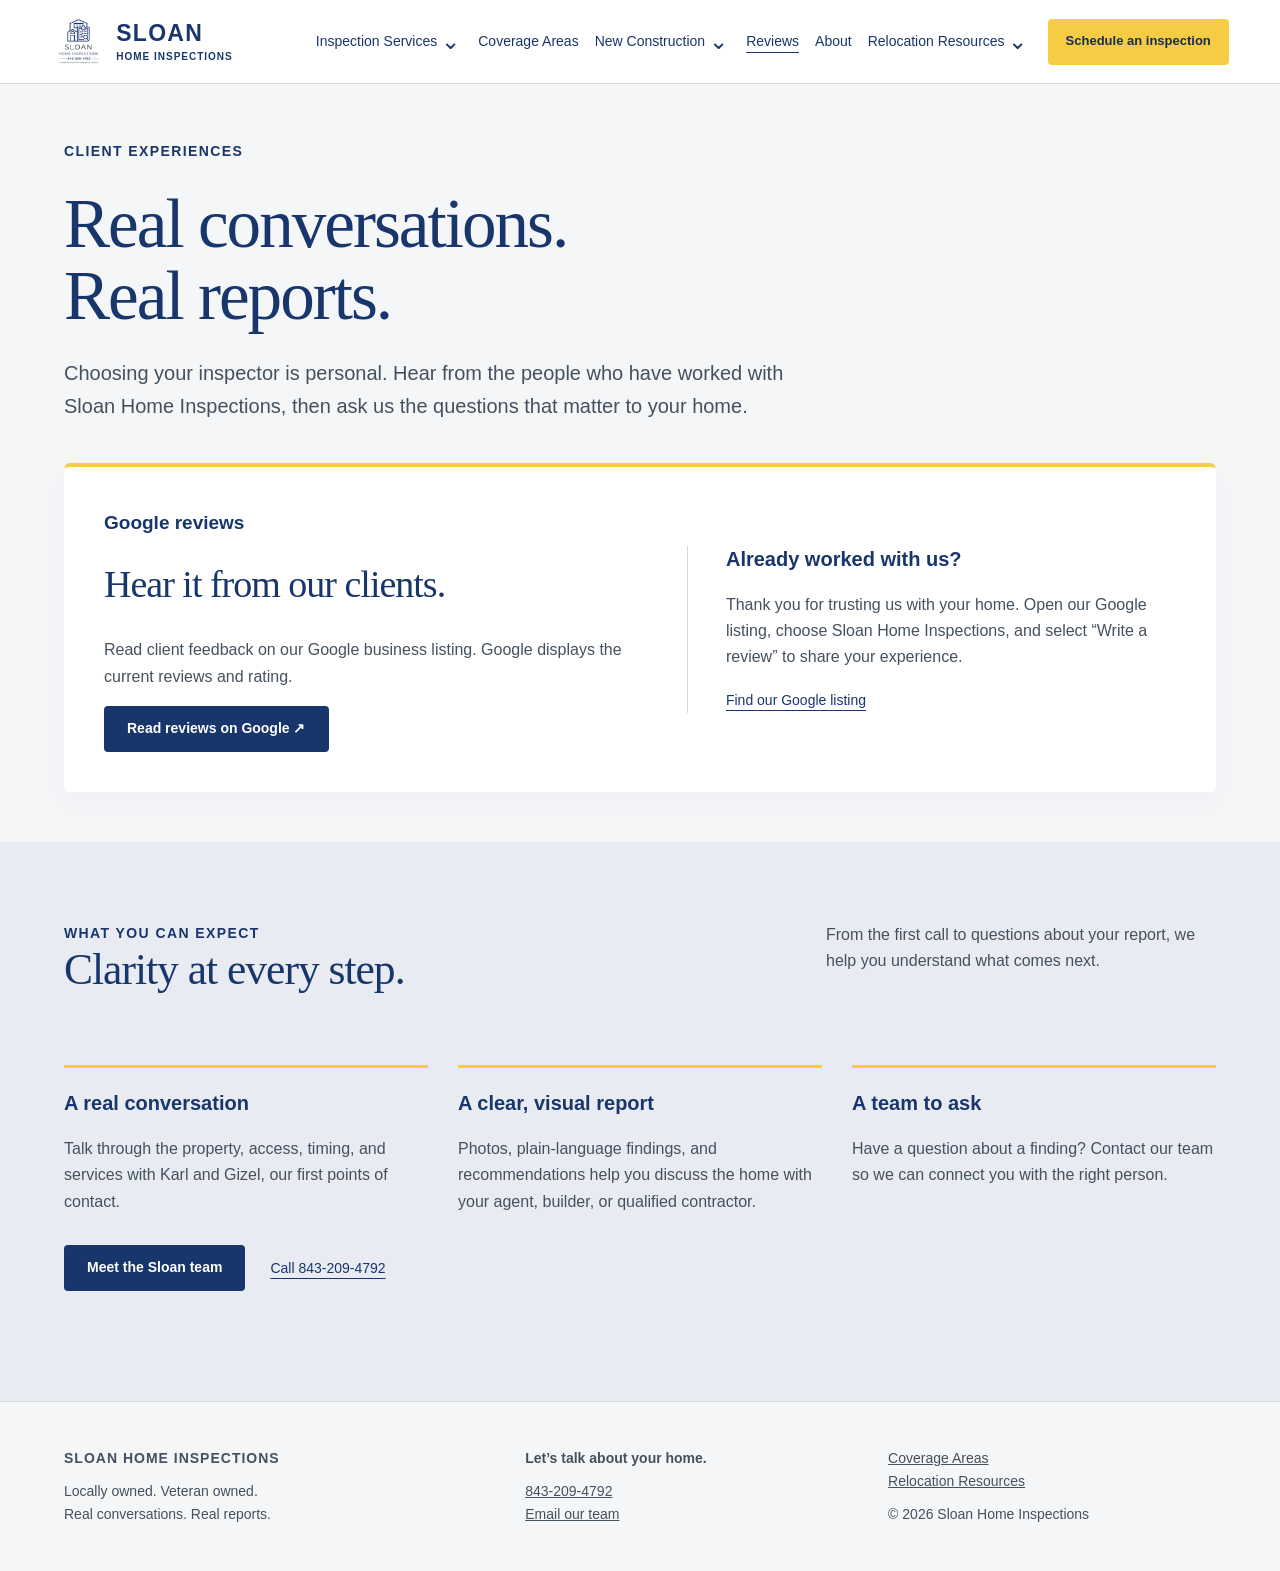
<file: reviews.html>
<!doctype html>
<html lang="en"><head><meta charset="utf-8"><meta name="viewport" content="width=device-width,initial-scale=1"><title>Reviews | Sloan Home Inspections</title><meta name="description" content="Read client experiences on Google and learn what to expect from Sloan Home Inspections."><style>
:root{--ink:#143c3c;--paper:#f6f4ed;--lime:#d8e99b;--line:#d6ddd4}*{box-sizing:border-box}html{scroll-behavior:smooth;scroll-padding-top:100px}body{margin:0;background:var(--paper);color:var(--ink);font:16px/1.65 Arial,sans-serif}a{color:inherit}header{position:sticky;top:0;background:var(--paper);z-index:10;border-bottom:1px solid var(--line)}nav{max-width:1320px;margin:auto;padding:20px 5%;display:flex;align-items:center;gap:28px}.brand{text-decoration:none;font-weight:800;font-size:25px;letter-spacing:2px;line-height:1}.brand small{display:block;font-size:10px;letter-spacing:1.5px;margin-top:7px}nav .links{display:flex;gap:24px;margin-left:auto;font-size:14px}nav .links a{text-decoration:none}.button{display:inline-block;padding:13px 23px;background:var(--ink);color:white;text-decoration:none;border-radius:4px;font-size:14px;font-weight:bold}.button.light{background:var(--lime);color:var(--ink)}.wrap{max-width:1320px;margin:auto;padding:80px 5%}.eyebrow{text-transform:uppercase;letter-spacing:2px;font-size:11px;font-weight:bold}h1,h2,h3,p{margin-top:0}h1{font:normal clamp(44px,5.4vw,76px)/1.04 Georgia,serif;letter-spacing:-2px;margin:25px 0}h2{font:normal clamp(34px,3.4vw,49px)/1.12 Georgia,serif;letter-spacing:-1px}h3{font-size:20px;line-height:1.3}p{max-width:640px}.hero{display:grid;grid-template-columns:1.08fr 1fr;gap:65px;align-items:center;padding-top:55px;padding-bottom:55px}.hero .intro{font-size:18px;max-width:480px}.actions{display:flex;align-items:center;gap:25px;margin:30px 0}.textlink{font-size:14px;text-underline-offset:5px}.scene{position:relative;background:#dfe5db;border-radius:160px 160px 5px 5px;overflow:hidden;min-height:470px;display:flex;align-items:center}.scene svg{width:100%;height:auto}.scene .caption{position:absolute;bottom:25px;left:25px;background:var(--paper);padding:15px 20px;font-size:12px}.strip{border-top:1px solid var(--line);border-bottom:1px solid var(--line);display:flex;justify-content:space-around;padding:21px 5%;font-size:12px;letter-spacing:1px;text-transform:uppercase;gap:20px}.dark{background:var(--ink);color:var(--paper)}.sectionhead{display:flex;justify-content:space-between;gap:50px;align-items:flex-start;margin-bottom:35px}.sectionhead p{max-width:390px}.journey{display:grid;grid-template-columns:repeat(4,1fr);gap:0}.stage{border-top:1px solid #73918b;padding:30px 25px 0 0}.number{display:block;font:italic 37px Georgia;color:var(--lime);margin-bottom:35px}.stage p{color:#c6d5ce;font-size:14px}.stage h3{font-family:Georgia;font-weight:normal;font-size:25px}.grid{display:grid;grid-template-columns:repeat(3,1fr);gap:22px}.service{border-top:1px solid var(--line);padding:25px 0}.service span{font-size:11px;letter-spacing:1px}.service p{font-size:14px}.partner{background:#e7ebdf;padding:25px;margin-top:20px}.split{display:grid;grid-template-columns:1fr 1fr;gap:80px}.area{background:#e7ebdf}.towns{display:flex;flex-wrap:wrap;gap:10px}.towns span{padding:7px 14px;border:1px solid #b7c6b5;border-radius:30px;font-size:13px}.note{font-size:13px}.team{display:grid;grid-template-columns:repeat(2,1fr);gap:25px;margin-top:40px}.person{border-top:1px solid var(--line);padding-top:22px}.person .initial{display:inline-flex;width:52px;height:52px;border-radius:50%;background:#e0e7d6;align-items:center;justify-content:center;margin-bottom:20px;font:22px Georgia}.person p{font-size:14px}.review{border:1px solid var(--line);padding:35px;background:white}.review .google{font-weight:bold;font-size:23px}.cta{text-align:center}.cta p{margin:0 auto 25px}footer{padding:35px 5%;max-width:1320px;margin:auto;font-size:12px;display:flex;justify-content:space-between;gap:20px}.faq details{border-top:1px solid var(--line);padding:18px 0}.faq summary{cursor:pointer;font-weight:bold}.faq details p{padding-top:15px;font-size:14px}.mobile{display:none} @media(max-width:850px){nav{flex-wrap:wrap;gap:15px;padding:16px 5%}nav .links{order:3;width:100%;gap:18px;overflow:auto;font-size:12px}.hero,.split{grid-template-columns:1fr;gap:35px}.wrap{padding:55px 6%}.scene{min-height:340px;max-width:550px}.journey,.grid{grid-template-columns:repeat(2,1fr)}.sectionhead{display:block}.strip{flex-wrap:wrap;font-size:10px}.hero{padding-top:40px}.number{margin-bottom:15px}.stage{margin-top:20px}.brand{font-size:21px}nav>.button{margin-left:auto;padding:10px 14px;font-size:12px}footer{flex-direction:column}}@media(max-width:500px){.grid,.team{grid-template-columns:1fr}.journey{gap:15px}.stage{padding-right:5px}.stage h3{font-size:21px}.actions{gap:18px}.scene{min-height:310px}h1{font-size:51px}}

:root{--ink:#18366c;--paper:#f5f6f8;--lime:#f5cc43;--line:#d5dae2}body{color:#44515e}h1,h2,h3,.brand,.eyebrow{color:var(--ink)}.dark h2,.dark h3,.dark .eyebrow{color:white}.dark p,.stage p{color:#dde4ef}header{background:white}nav{max-width:1480px;gap:22px}nav .links{gap:18px;white-space:nowrap}.brand{display:flex;align-items:center;gap:10px;letter-spacing:1px}.brand img{width:48px;height:48px;object-fit:cover;object-position:center}.brand small{font-size:10px}.button{background:var(--ink)}.button.light{color:#172d54}.area,.partner{background:#e8ecf2}.person .initial{background:#e8ecf2;color:var(--ink)}.scene{background:#e8ecf2}.scene .caption{border-left:4px solid var(--lime)}.sectionhead p{font-size:16px}.service p,.stage p,.person p,.faq details p{font-size:16px}.note{font-size:14px}.eyebrow,.service span{font-size:12px}.textlink{color:var(--ink)}.dark .textlink{color:white}.feature{background:white;border:1px solid var(--line);padding:28px}.figure{margin:0;background:#e8ecf2;border-radius:4px;overflow:hidden}.figure svg{display:block;width:100%;height:auto}.figure figcaption{padding:12px 18px;font-size:14px}.figure+ h3{margin-top:22px}.detail-list{padding-left:22px}.detail-list li{margin-bottom:12px}.detail-list strong{color:var(--ink)}.subnav{display:flex;gap:12px;flex-wrap:wrap;margin-bottom:35px}.subnav a{border:1px solid var(--line);border-radius:30px;padding:8px 16px;text-decoration:none;font-size:14px}.map{width:100%;display:block;border:1px solid var(--line);border-radius:5px}.sources{font-size:14px;border-top:1px solid var(--line);padding-top:18px}.table-wrap{overflow:auto}table{border-collapse:collapse;width:100%;font-size:16px;background:white}th,td{text-align:left;vertical-align:top;padding:18px;border-bottom:1px solid var(--line)}th{background:var(--ink);color:white}.callout{border-left:5px solid var(--lime);padding:20px 25px;background:#e8ecf2;margin:25px 0}.detail-grid{display:grid;grid-template-columns:1fr 1fr;gap:40px}.detail-grid p{max-width:none}.logo-panel{background:white;border-radius:160px 160px 5px 5px;overflow:hidden;border:1px solid var(--line)}.logo-panel img{display:block;width:100%;height:auto}.map-block{margin-top:30px}.map-block figcaption{font-size:14px;margin-top:12px}@media(max-width:1100px){nav{flex-wrap:wrap}nav .links{order:3;width:100%;overflow:auto;padding-bottom:5px;margin-left:0}nav>.button{margin-left:auto}}@media(max-width:650px){.detail-grid{grid-template-columns:1fr}.feature{padding:20px}th,td{min-width:170px}.brand img{width:40px;height:40px}}
</style><style>.team-photo{display:block;width:100%;max-width:360px;height:auto;margin-bottom:22px;border-radius:5px}.team-profile p{max-width:none}</style><style>
/* Clear paths, readable details, and easy booking across devices. */
.eyebrow{font-size:14px;letter-spacing:1.4px}.brand small{font-size:12px}.strip{font-size:14px;letter-spacing:.5px}.button{min-height:46px;display:inline-flex;align-items:center;justify-content:center}.button:hover{background:#244984}.button.light:hover{background:#ffdb67}a:focus-visible,summary:focus-visible{outline:3px solid #a56e00;outline-offset:5px}.dark a:focus-visible{outline-color:#f5cc43}.skip-link{position:fixed;left:16px;top:-100px;z-index:100;background:#18366c;color:white;padding:12px 20px}.skip-link:focus{top:12px}.choice-grid{display:grid;grid-template-columns:repeat(3,minmax(0,1fr));gap:22px}.choice-card{display:flex;flex-direction:column;background:white;padding:30px;border:1px solid var(--line);border-top:5px solid var(--lime);border-radius:5px;text-decoration:none;transition:box-shadow .15s,transform .15s}.choice-card:hover{box-shadow:0 8px 24px #18366c14;transform:translateY(-2px)}.choice-card p{margin-bottom:20px}.choice-card .card-link{margin-top:auto;color:var(--ink);font-weight:bold;text-decoration:underline;text-underline-offset:4px}.choice-card h3{font-size:24px}.quickpaths{padding-top:45px;padding-bottom:55px}.process-grid{display:grid;grid-template-columns:repeat(3,minmax(0,1fr));gap:30px}.process-grid article{border-top:3px solid var(--lime);padding-top:22px}.process-grid p{margin-bottom:0}.jump-links{display:flex;flex-wrap:wrap;gap:10px;margin:24px 0}.jump-links a{padding:9px 16px;border:1px solid var(--line);border-radius:4px;background:white;text-decoration:none;font-weight:bold;font-size:14px}.jump-links a:hover{background:#e8ecf2}.scope-grid{display:grid;grid-template-columns:repeat(3,minmax(0,1fr));gap:20px}.scope-grid article{background:white;border:1px solid var(--line);padding:24px}.report-points{padding-left:22px}.report-points li{margin-bottom:12px}.report-points strong{color:var(--ink)}.mobile-booking{display:none}nav .links a[aria-current=page]{font-weight:bold;text-decoration:underline;text-underline-offset:6px}.faq p{max-width:850px}.dark .callout{color:#44515e}footer{font-size:14px}@media(max-width:850px){.choice-grid,.scope-grid{grid-template-columns:1fr}.process-grid{grid-template-columns:1fr;gap:25px}.quickpaths{padding-top:30px;padding-bottom:40px}nav .links{font-size:14px;padding:4px 0 8px;gap:20px}.mobile-booking{display:flex;position:fixed;bottom:0;left:0;right:0;z-index:30;background:white;border-top:1px solid var(--line);padding:10px 6% calc(10px + env(safe-area-inset-bottom));gap:12px}.mobile-booking a{flex:1;font-size:14px;padding:10px}.mobile-booking .phone{background:#e8ecf2;color:var(--ink)}body{padding-bottom:85px}.actions{flex-wrap:wrap}.brand small{font-size:12px}.strip{font-size:14px}html{scroll-padding-top:160px}}@media(prefers-reduced-motion:reduce){html{scroll-behavior:auto}.choice-card{transition:none}.choice-card:hover{transform:none}}
</style><style>.hero-coverage{margin:25px 0 0;max-width:480px;border:1px solid var(--line);background:white;border-radius:5px;overflow:hidden}.hero-coverage img{display:block;width:100%;height:auto}.hero-coverage figcaption{padding:16px 20px;font-size:14px}.hero-coverage figcaption strong{color:var(--ink)}.hero-coverage a{display:inline-block;text-underline-offset:3px}.hero-coverage>a{display:block}</style><style>.service-photo{margin:0 0 20px;background:#e8ecf2;border-radius:5px;overflow:hidden}.service-photo img{display:block;width:100%;height:auto;aspect-ratio:3/2;object-fit:cover}.service-photo figcaption{padding:12px 14px;font-size:14px;line-height:1.5;color:#44515e}.photo-credit{display:block;margin-top:7px;font-size:12px}.stage{padding:25px 16px 0 0}.stage .number{margin-bottom:18px}.stage .service-photo{background:#e8ecf2}.stage .service-photo figcaption{color:#44515e}.photo-note{font-size:14px;max-width:900px;margin-top:25px}.choice-card .service-photo{margin:-10px -10px 22px}.service-photo img[src*="water-sampling"]{object-position:center 58%}.service-photo img[src*="pre-slab"]{object-position:center 65%}.service-photo img[src*="septic"]{object-fit:contain;background:#e8ecf2}@media(max-width:600px){.stage{padding-right:0}.journey{grid-template-columns:1fr}.stage .service-photo img{max-height:240px}.service-photo figcaption{font-size:14px}}</style><style>.service-overview{padding-top:60px;padding-bottom:60px}.overview-intro{max-width:760px;margin-bottom:32px}.overview-grid{display:grid;grid-template-columns:repeat(3,minmax(0,1fr));gap:24px}.overview-card{background:white;border:1px solid var(--line);border-radius:5px;overflow:hidden;display:flex;flex-direction:column}.overview-card>img{display:block;width:100%;height:auto;aspect-ratio:3/2;object-fit:cover}.overview-copy{padding:26px;display:flex;flex-direction:column;flex:1}.overview-copy h3{font-size:24px}.overview-copy p{max-width:none}.overview-detail{font-size:14px;line-height:1.65;border-top:1px solid var(--line);padding-top:18px}.overview-copy .textlink{margin-top:auto;font-weight:bold}.overview-help{display:flex;align-items:center;justify-content:space-between;gap:25px;margin:30px 0 20px;padding:24px;background:#e8ecf2;border-left:5px solid var(--lime)}.overview-help p{margin:0}.overview-help .button{flex-shrink:0}@media(max-width:850px){.overview-grid{grid-template-columns:1fr}.overview-help{align-items:flex-start;flex-direction:column}.overview-card>img{max-height:250px}.service-overview{padding-top:45px;padding-bottom:45px}}</style><style>.service-photo img[src*="pre-slab-sloan"]{aspect-ratio:auto;height:auto;object-fit:contain}</style><style>.sloan-advantage{background:#e8ecf2;border-top:1px solid var(--line);border-bottom:1px solid var(--line)}.sloan-advantage .wrap{padding-top:60px;padding-bottom:60px}.advantage-intro{max-width:760px}.advantage-grid{display:grid;grid-template-columns:repeat(2,minmax(0,1fr));gap:24px;margin-top:30px}.advantage-card{background:white;border:1px solid var(--line);border-top:5px solid var(--lime);padding:30px;border-radius:5px}.included-badge{display:inline-block;color:var(--ink);background:#f5cc43;padding:7px 12px;font-weight:bold;font-size:14px;line-height:1.5;margin-bottom:22px}.advantage-card h3{font-size:28px}.advantage-card p{max-width:none}.advantage-card .included-cost{color:var(--ink);font-size:20px;font-weight:bold;margin-bottom:0}@media(max-width:650px){.advantage-grid{grid-template-columns:1fr}.advantage-card{padding:24px}.sloan-advantage .wrap{padding-top:45px;padding-bottom:45px}}</style><style>.construction-education{margin-top:35px;padding-top:25px;border-top:1px solid #6a7fa6;max-width:900px}.construction-education strong{font-size:20px}.construction-education p{max-width:850px;margin:12px 0}.report-process{border-top:1px solid #bac5d5;padding:18px 0;margin-top:25px}.report-process summary{color:var(--ink);font-weight:bold;cursor:pointer}.report-process li{margin:14px 0}.map-block{margin:0 0 22px}.map-block figcaption{font-size:14px;margin-top:10px}.service-overview{padding-top:55px}</style><style>.advantage-card{display:flex;flex-direction:column}.tool-card-photo{width:100%;aspect-ratio:3/4;overflow:hidden;border-radius:5px;margin-top:auto;padding-top:0;position:relative}.tool-card-photo img{position:absolute;top:0;left:0;width:200%;max-width:none;height:100%;object-fit:fill}.tool-card-photo.gas-photo img{left:-100%}.advantage-card .tool-card-photo{margin-top:20px}</style><style>
nav .links{overflow:visible;align-items:center;white-space:normal}nav .nav-dropdown{position:relative;border:0;padding:0;margin:0}nav .nav-dropdown summary{list-style:none;cursor:pointer;font:inherit;color:inherit;padding:10px 0;display:flex;align-items:center;gap:7px;white-space:nowrap}nav .nav-dropdown summary::-webkit-details-marker{display:none}nav .nav-dropdown summary:after{content:"";width:6px;height:6px;border-right:2px solid currentColor;border-bottom:2px solid currentColor;transform:rotate(45deg);margin-top:-4px}nav .nav-dropdown[open] summary:after{transform:rotate(225deg);margin-top:3px}nav .dropdown-links{position:absolute;top:100%;left:0;z-index:50;width:290px;max-width:calc(100vw - 40px);padding:8px;background:#fff;color:#18366c;border:1px solid #d5dce6;border-radius:5px;box-shadow:0 12px 28px #18366c22;display:flex;flex-direction:column;gap:0;white-space:normal}nav .dropdown-links a{display:block;padding:10px 12px;font-size:14px;line-height:1.4;border-radius:3px}nav .dropdown-links a:hover,nav .dropdown-links a:focus-visible{background:#e8ecf2}nav summary:focus-visible,nav .links>a:focus-visible{outline:3px solid #f5cc43;outline-offset:4px}
@media(max-width:1100px){nav{flex-wrap:wrap}nav .links{order:3;width:100%;margin-left:0;gap:18px;flex-wrap:wrap;overflow:visible;padding:4px 0 8px}}@media(max-width:600px){nav .links{gap:8px 18px;align-items:center}nav .nav-dropdown{position:static}nav .links{position:relative}nav .dropdown-links{left:0;right:0;top:100%;width:100%;max-width:100%;max-height:55vh;overflow-y:auto}nav .nav-dropdown summary{padding:8px 0}nav .links>a{padding:8px 0}}
</style><style>@media(min-width:601px){nav .nav-dropdown:last-child .dropdown-links{left:auto;right:0}}</style><meta name="robots" content="noindex, nofollow"><meta name="theme-color" content="#18366c"><link rel="canonical" href="https://sloan-home-inspections.christinesellsinthes.chatgpt.site/reviews.html"><link rel="stylesheet" href="assets/site.css?v=72"><script src="assets/site.js?v=56" defer></script><script type="application/ld+json">{"@context": "https://schema.org", "@type": "HomeAndConstructionBusiness", "name": "Sloan Home Inspections", "url": "https://sloan-home-inspections.christinesellsinthes.chatgpt.site", "telephone": "+1-843-209-4792", "image": "https://sloan-home-inspections.christinesellsinthes.chatgpt.site/assets/sloan-logo-optimized.webp", "description": "Locally owned, veteran-owned home inspections based in Conway, South Carolina, serving the Grand Strand, Pee Dee, and southeastern North Carolina.", "areaServed": [{"@type": "Place", "name": "Grand Strand, South Carolina"}, {"@type": "Place", "name": "Pee Dee, South Carolina"}, {"@type": "Place", "name": "Southeastern North Carolina"}]}</script></head><body><a class="skip-link" href="#main-content">Skip to content</a><header class="site-header"><nav class="site-nav" aria-label="Main navigation"><a class="brand" href="index.html" aria-label="Sloan Home Inspections home"><img src="assets/sloan-logo-optimized.webp" alt="" width="720" height="720" decoding="async"><span>SLOAN<small>HOME INSPECTIONS</small></span></a><button type="button" class="menu-toggle" aria-controls="site-links" aria-expanded="false">Menu <span aria-hidden="true">☰</span></button><div id="site-links" class="site-links"><div class="nav-group"><div class="nav-label"><a href="services.html">Inspection Services</a><button type="button" class="dropdown-toggle" aria-label="Show Inspection Services menu" aria-controls="submenu-0" aria-expanded="false"><span aria-hidden="true">⌄</span></button></div><ul class="submenu" id="submenu-0" hidden><li><a href="services.html#property-types">Home &amp; Property Inspections</a></li><li><a href="services.html#pre-listing-property">Pre-Listing Inspections</a></li><li><a href="services.html#service-planner">Choose Your Services</a></li><li><a href="services.html#additional-services">Additional Services</a></li><li><a href="sewer-scopes.html">Sewer Camera Scopes</a></li><li><a href="manufactured-home-certifications.html">Manufactured Home Certifications</a></li><li><a href="government-backed-loans.html">VA, FHA &amp; USDA Support</a></li></ul></div><a href="coverage-areas.html">Coverage Areas</a><div class="nav-group"><div class="nav-label"><a href="new-construction.html">New Construction</a><button type="button" class="dropdown-toggle" aria-label="Show New Construction menu" aria-controls="submenu-2" aria-expanded="false"><span aria-hidden="true">⌄</span></button></div><ul class="submenu" id="submenu-2" hidden><li><a href="new-construction.html#construction">New Construction</a></li><li><a href="new-construction.html#warranty-inspection">11-Month Warranty</a></li><li><a href="new-construction.html#co-vs-inspection">Certificate of Occupancy vs. Inspection</a></li><li><a href="new-construction.html#new-home-additional-services">Additional Services</a></li></ul></div><a href="reviews.html" aria-current="page">Reviews</a><a href="about.html">About</a><div class="nav-group"><div class="nav-label"><a href="relocation-resources.html">Relocation Resources</a><button type="button" class="dropdown-toggle" aria-label="Show Relocation Resources menu" aria-controls="submenu-5" aria-expanded="false"><span aria-hidden="true">⌄</span></button></div><ul class="submenu" id="submenu-5" hidden><li><a href="relocation-resources.html#utility-finder">Address &amp; Utility Research</a></li><li><a href="relocation-resources.html#moving-checklist">Moving Checklist</a></li><li><a href="relocation-resources.html#property-maps">Property Maps &amp; Flood Zones</a></li><li><a href="relocation-resources.html#municipalities">Local Government</a></li><li><a href="relocation-resources.html#utilities">Utilities &amp; Internet</a></li><li><a href="relocation-resources.html#schools-community">Schools &amp; Community</a></li></ul></div></div><a class="button light nav-book" href="https://app.spectora.com/home-inspectors/sloan-home-inspections/schedule" target="_blank" rel="noopener">Schedule an inspection</a></nav></header><main id="main-content"><section class="wrap page-intro"><div class="eyebrow">Client experiences</div><h1>Real conversations.<br>Real reports.</h1><p class="intro">Choosing your inspector is personal. Hear from the people who have worked with Sloan Home Inspections, then ask us the questions that matter to your home.</p><div class="review-spotlight"><div><span class="google-word">Google reviews</span><h2>Hear it from our clients.</h2><p>Read client feedback on our Google business listing. Google displays the current reviews and rating.</p><a class="button" href="https://www.google.com/maps/search/?api=1&amp;query=Sloan+Home+Inspections+Conway+SC" target="_blank" rel="noopener">Read reviews on Google ↗</a></div><div class="review-note"><h3>Already worked with us?</h3><p>Thank you for trusting us with your home. Open our Google listing, choose Sloan Home Inspections, and select “Write a review” to share your experience.</p><a class="textlink" href="https://www.google.com/maps/search/?api=1&amp;query=Sloan+Home+Inspections+Conway+SC" target="_blank" rel="noopener">Find our Google listing</a></div></div></section><section class="area"><div class="wrap"><div class="sectionhead"><div><div class="eyebrow">What you can expect</div><h2>Clarity at every step.</h2></div><p>From the first call to questions about your report, we help you understand what comes next.</p></div><div class="process-grid"><article><h3>A real conversation</h3><p>Talk through the property, access, timing, and services with Karl and Gizel, our first points of contact.</p></article><article><h3>A clear, visual report</h3><p>Photos, plain-language findings, and recommendations help you discuss the home with your agent, builder, or qualified contractor.</p></article><article><h3>A team to ask</h3><p>Have a question about a finding? Contact our team so we can connect you with the right person.</p></article></div><div class="actions"><a class="button" href="about.html">Meet the Sloan team</a><a class="textlink" href="tel:8432094792">Call 843-209-4792</a></div></div></section></main><footer class="site-footer"><div><a class="footer-brand" href="index.html">SLOAN HOME INSPECTIONS</a><p>Locally owned. Veteran owned.<br>Real conversations. Real reports.</p></div><div><strong>Let’s talk about your home.</strong><p><a href="tel:8432094792">843-209-4792</a><br><a href="mailto:christine@sloanhomeinspections.net">Email our team</a></p></div><div><a href="coverage-areas.html">Coverage Areas</a><br><a href="relocation-resources.html">Relocation Resources</a><p>© 2026 Sloan Home Inspections</p></div></footer><div class="mobile-booking" aria-label="Contact and scheduling"><a class="button phone" href="tel:8432094792">Call our team</a><a class="button" href="https://app.spectora.com/home-inspectors/sloan-home-inspections/schedule" target="_blank" rel="noopener">Schedule inspection</a></div></body></html>
</file>
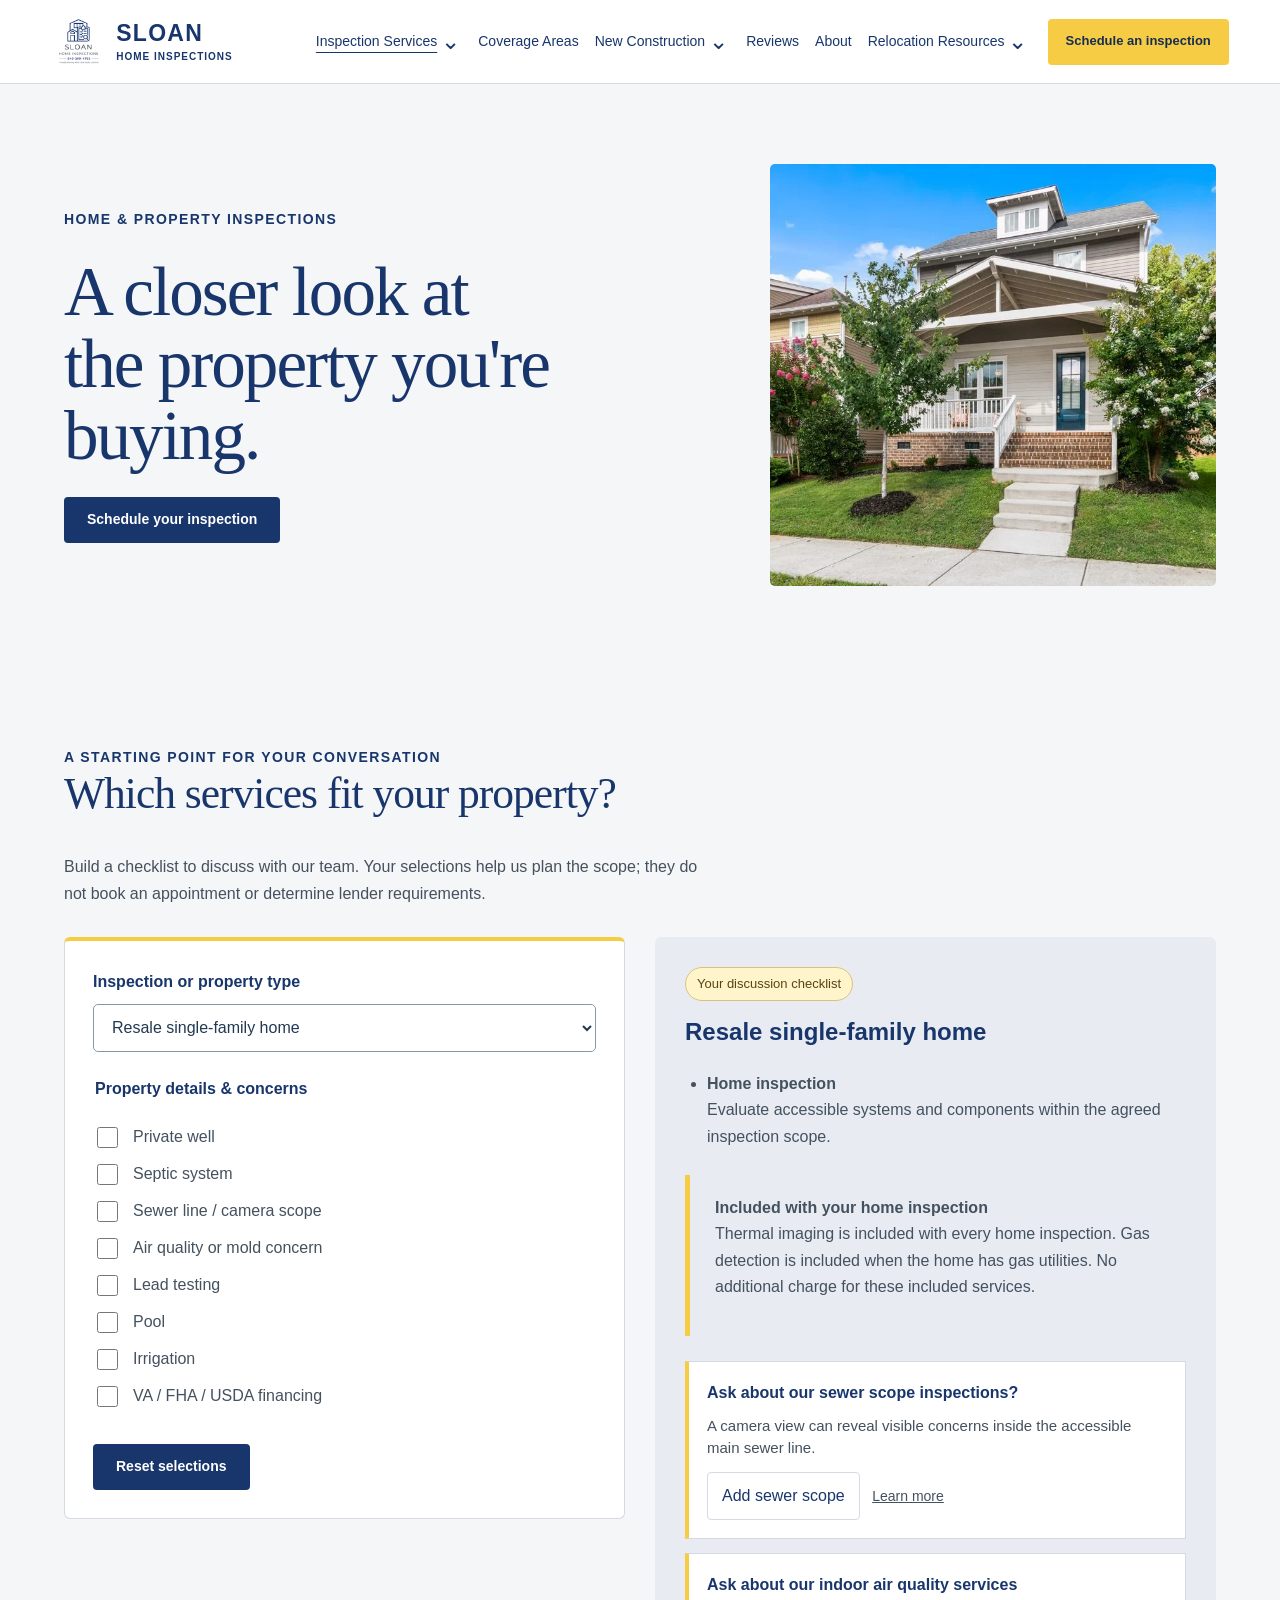
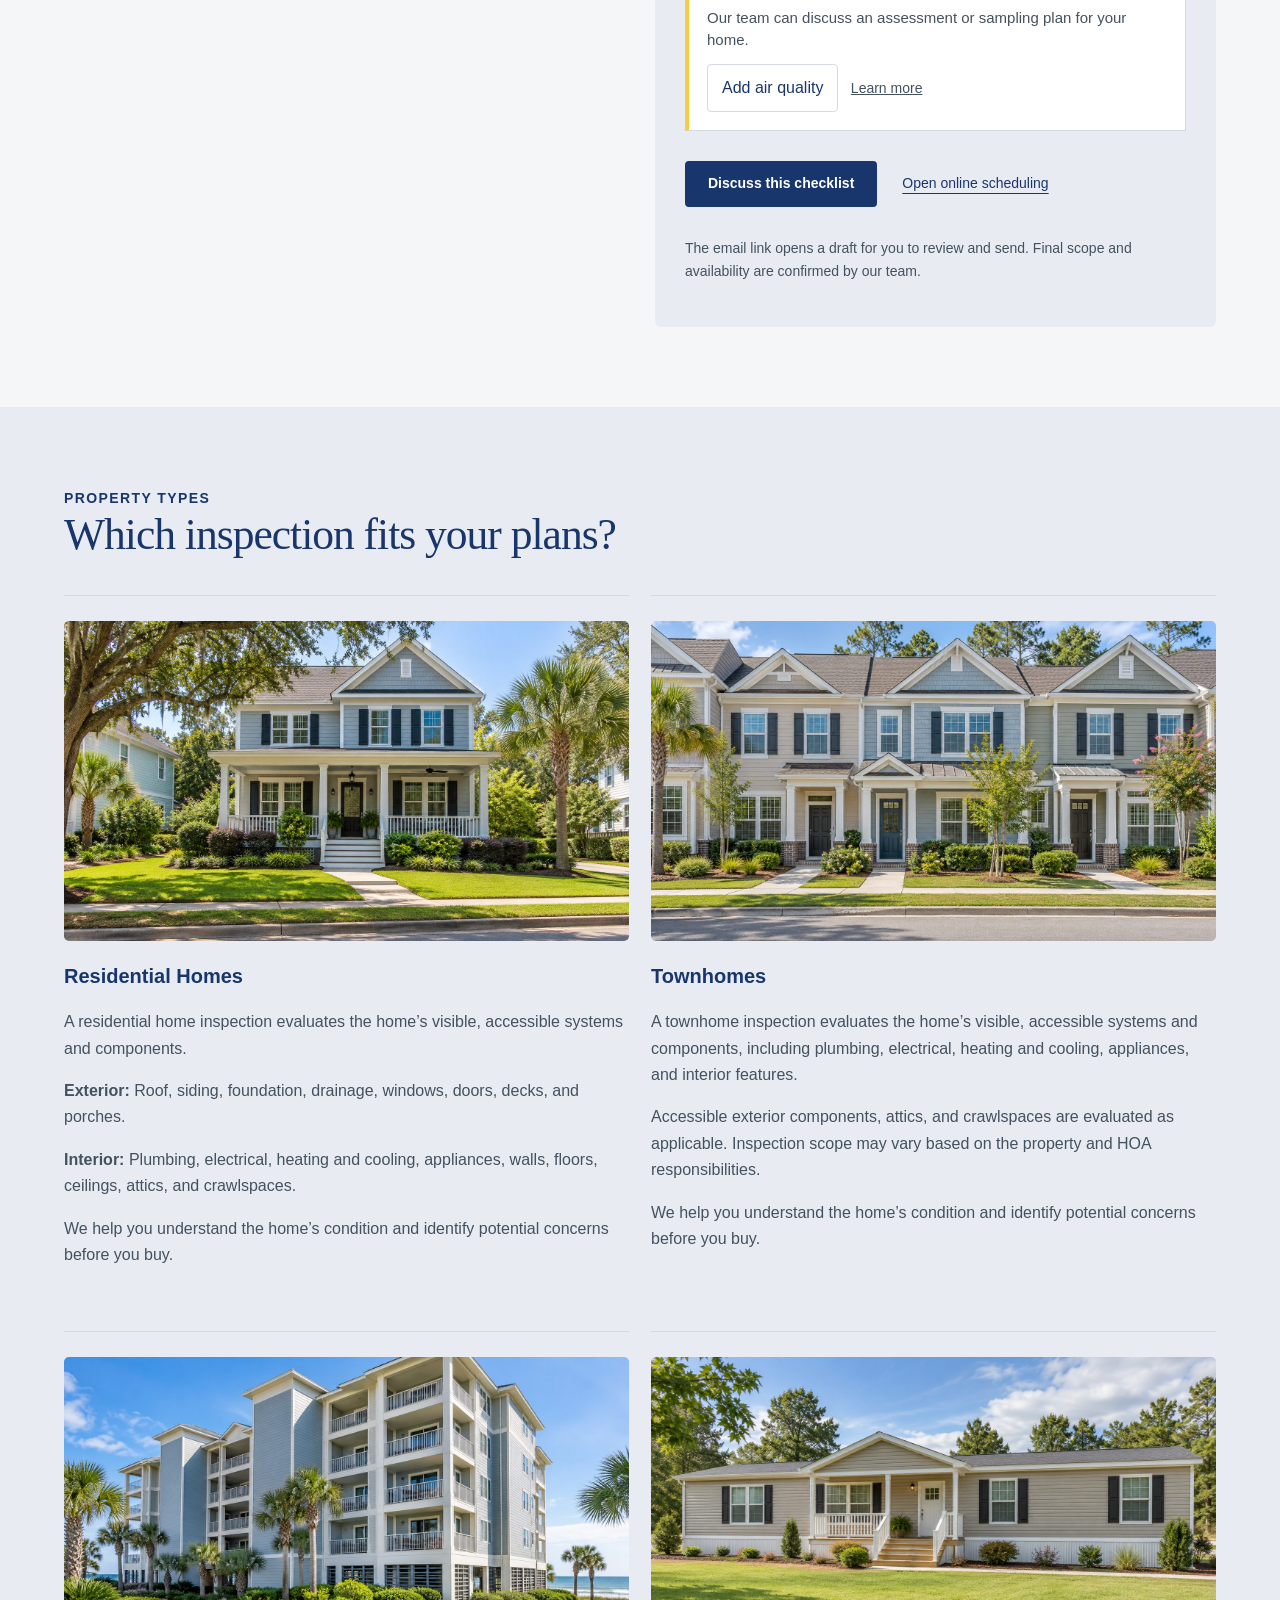
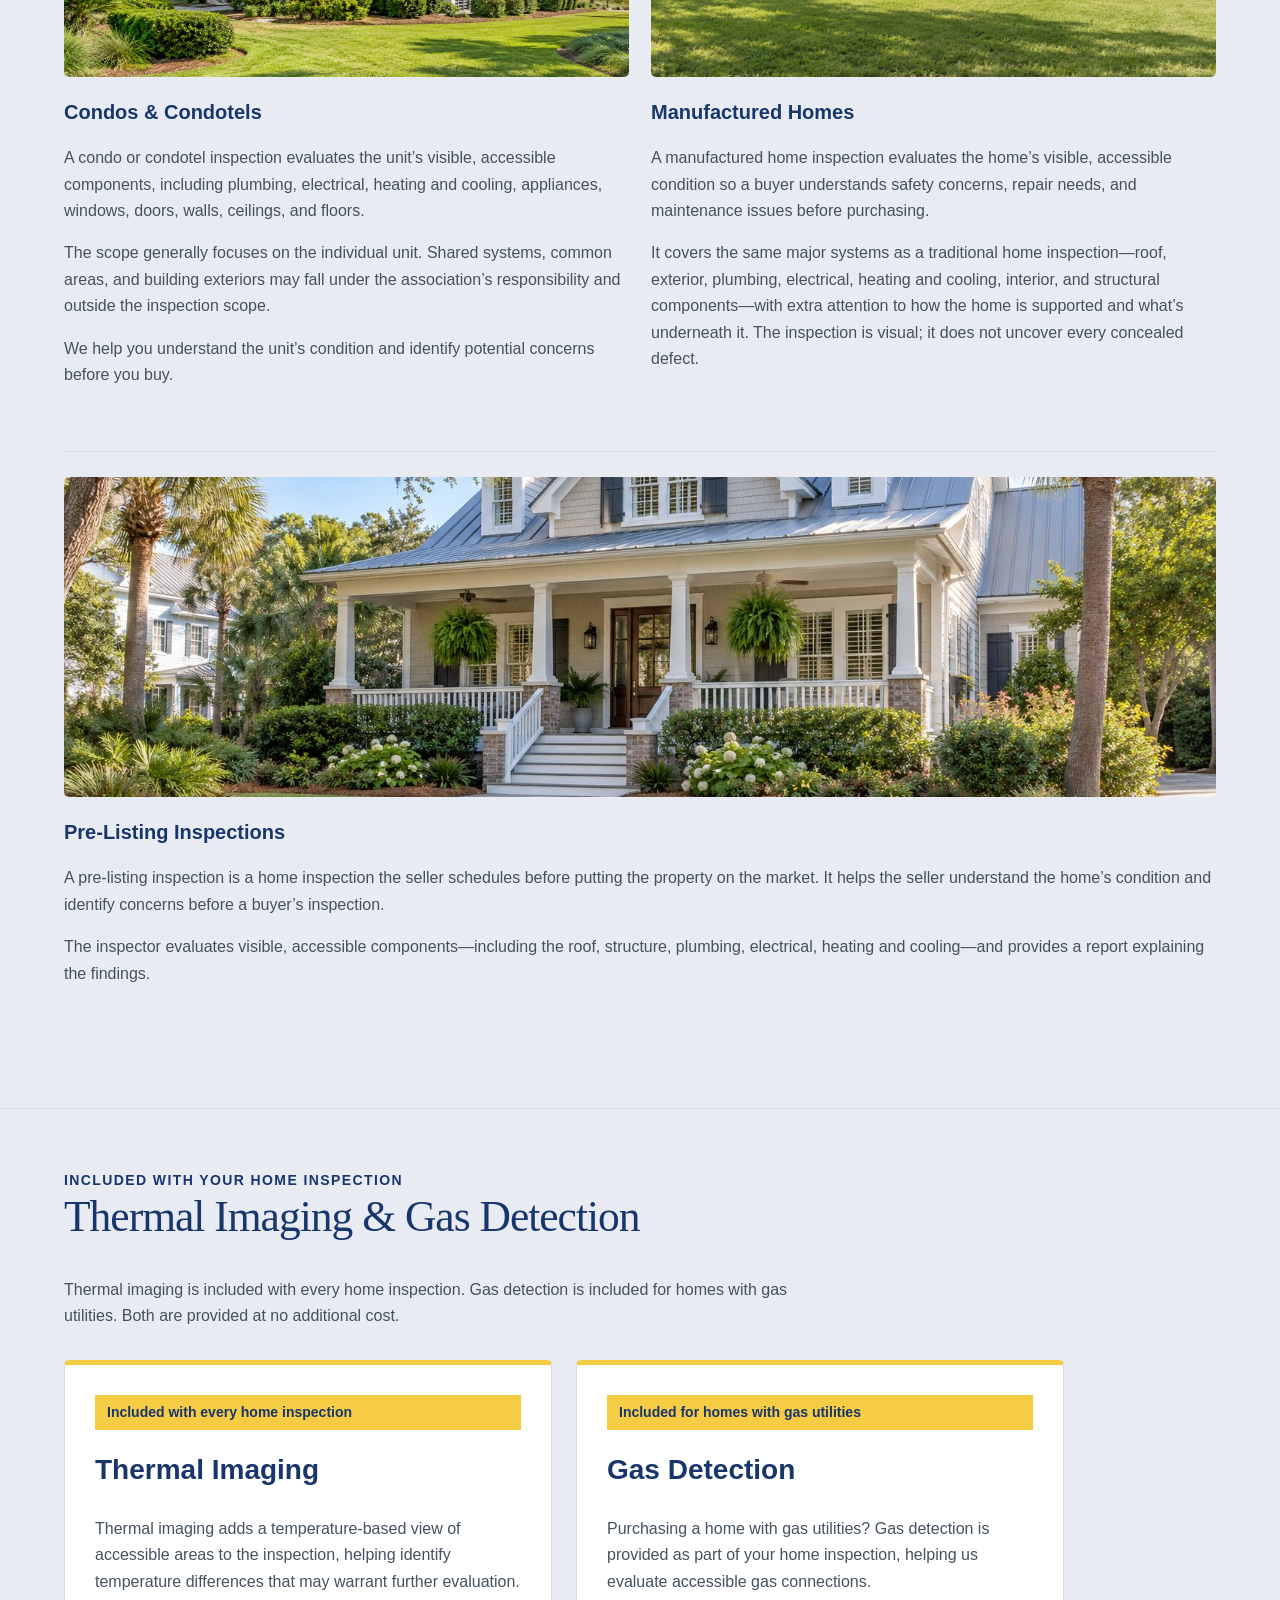
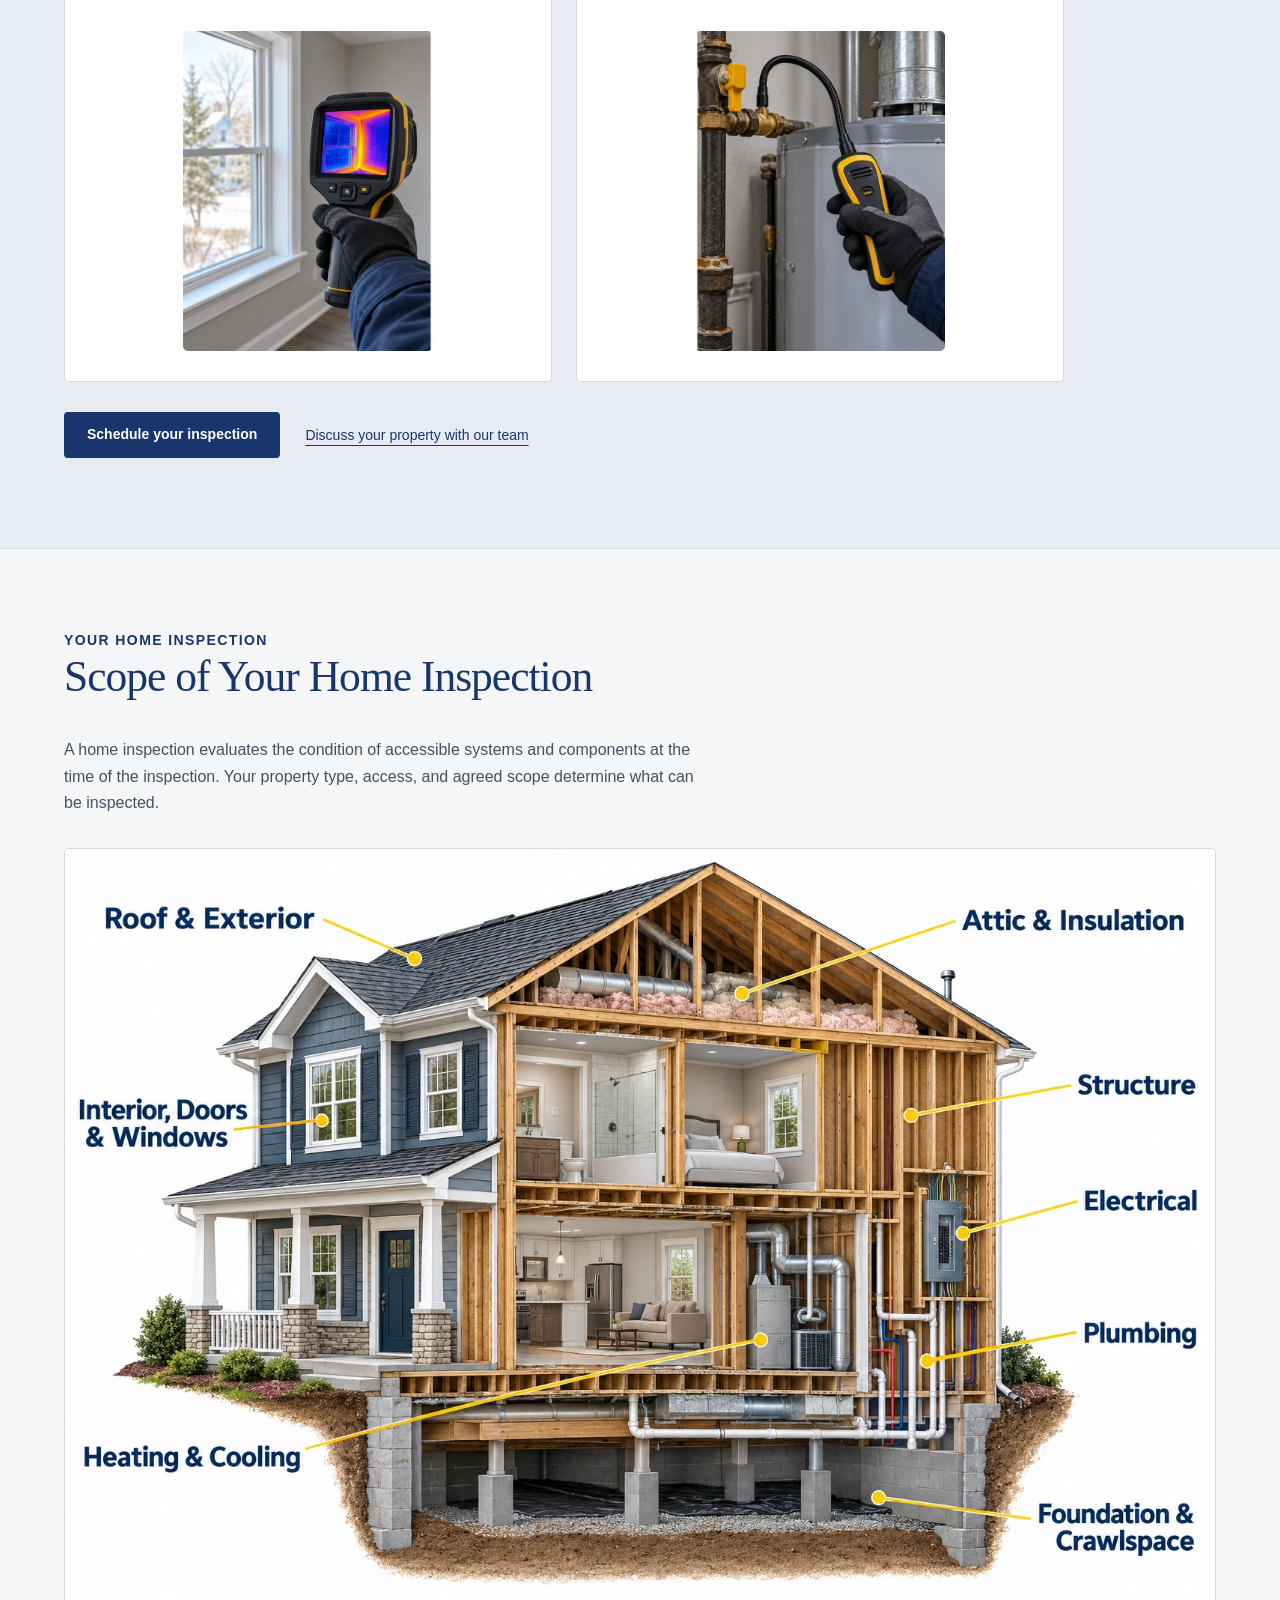
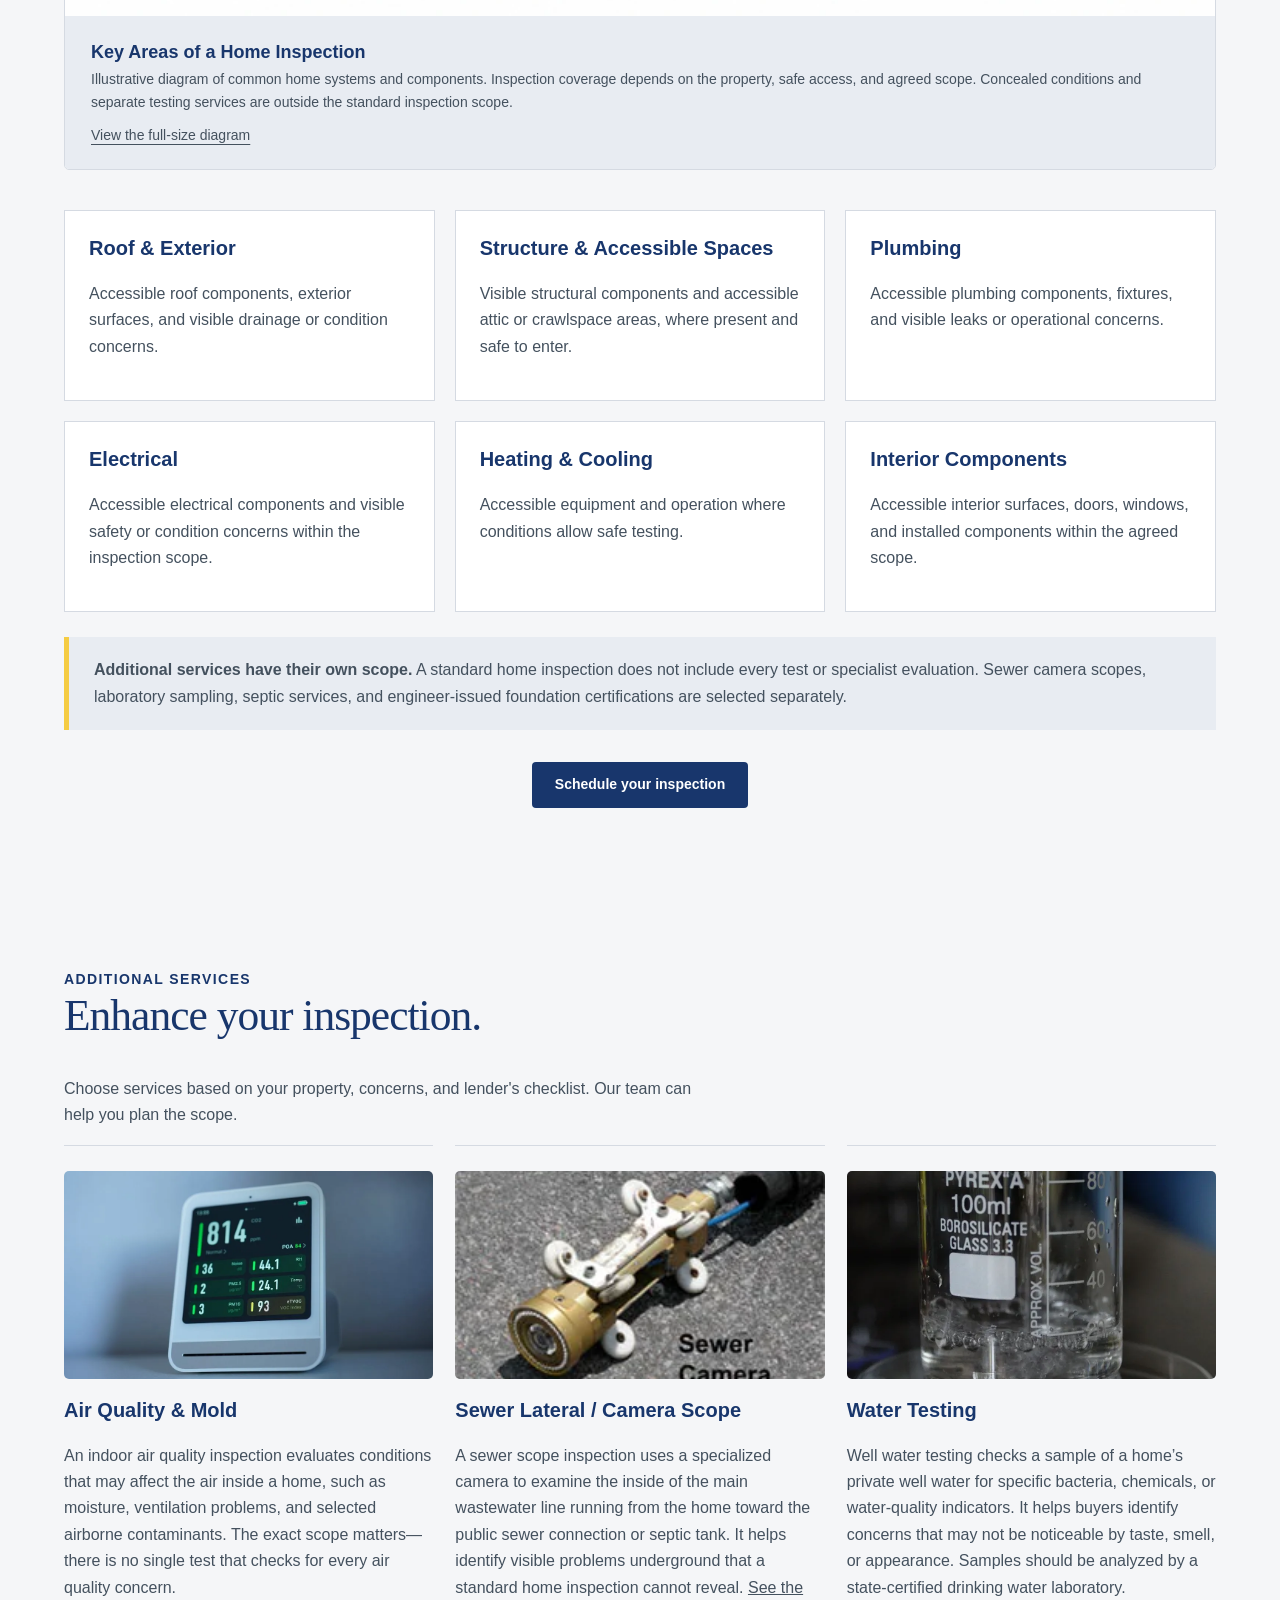
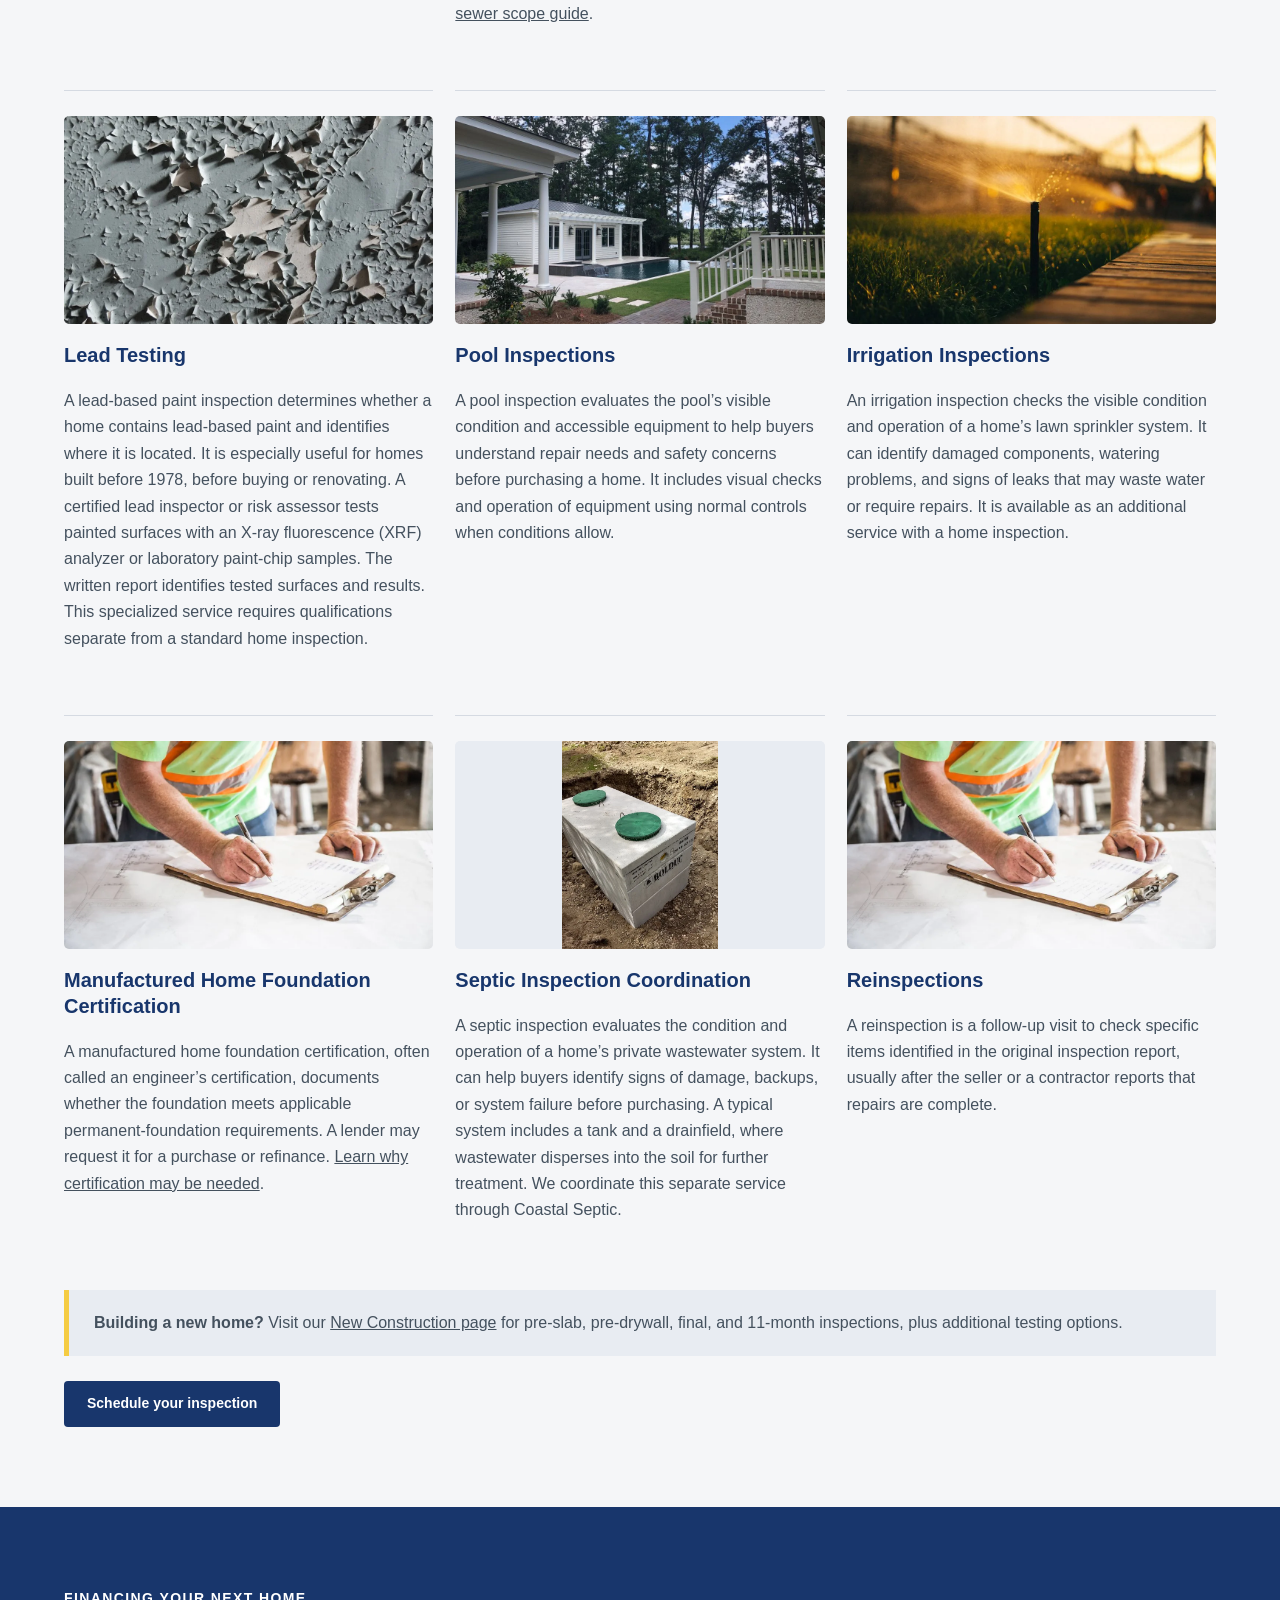
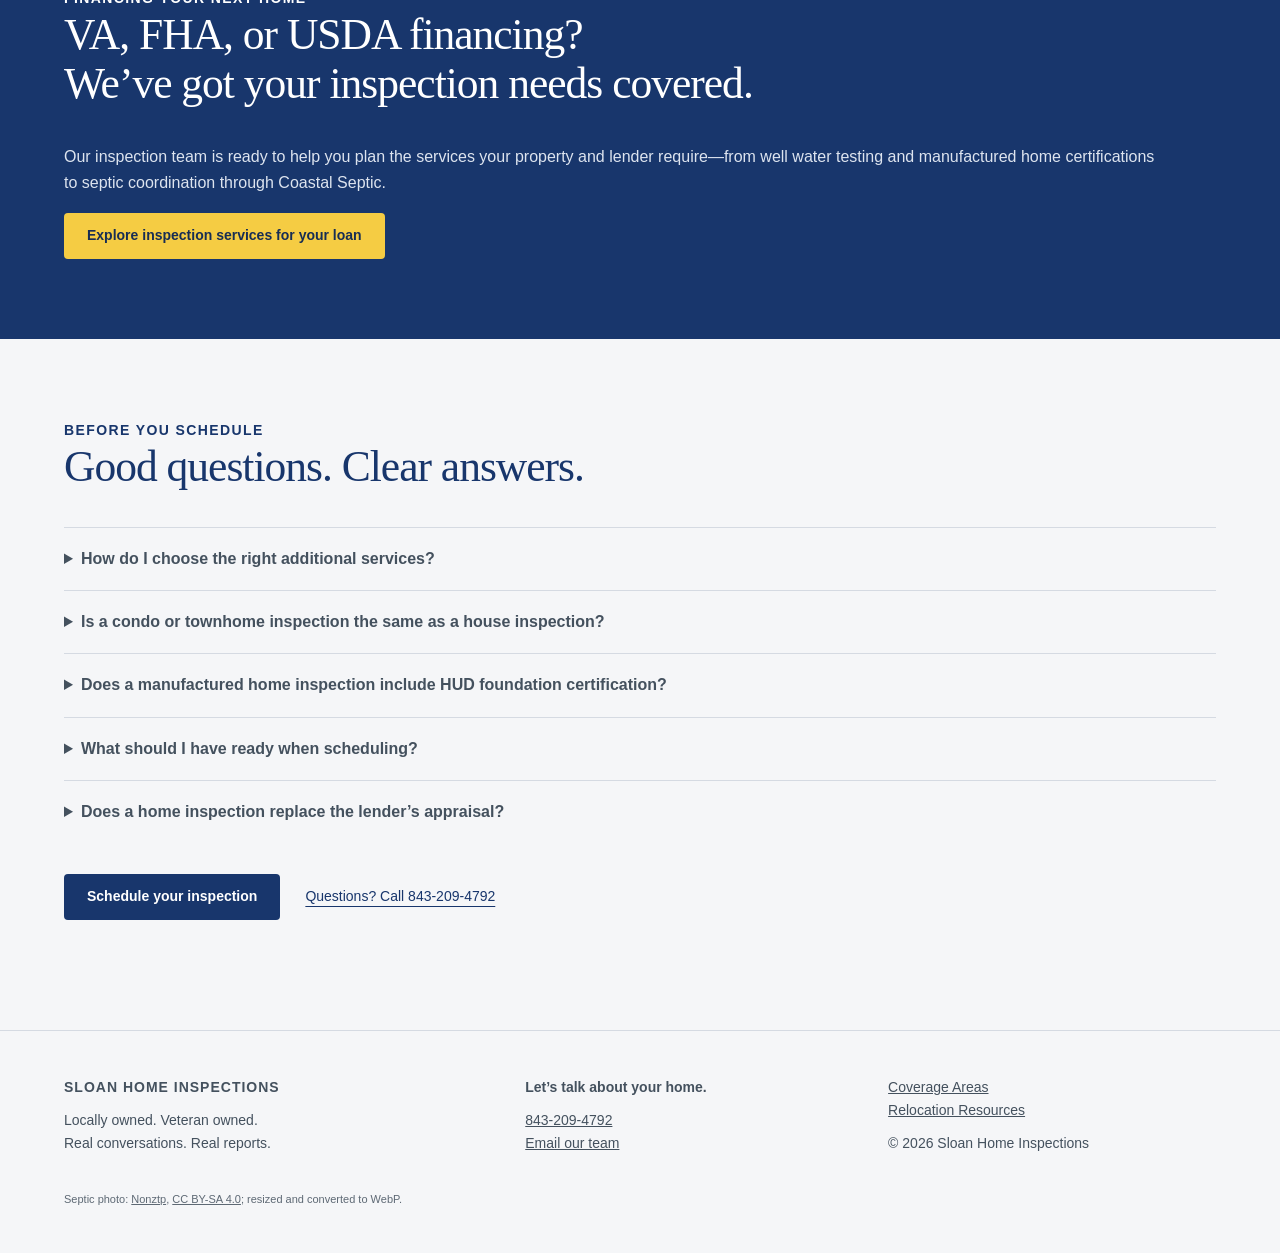
<file: services.html>
<!doctype html>
<html lang="en"><head><meta charset="utf-8"><meta name="viewport" content="width=device-width,initial-scale=1"><title>Inspection Services | Sloan Home Inspections</title><meta name="description" content="Locally owned home inspections, new construction inspections and specialty testing based in Conway, South Carolina. Schedule online."><style>
:root{--ink:#143c3c;--paper:#f6f4ed;--lime:#d8e99b;--line:#d6ddd4}*{box-sizing:border-box}html{scroll-behavior:smooth;scroll-padding-top:100px}body{margin:0;background:var(--paper);color:var(--ink);font:16px/1.65 Arial,sans-serif}a{color:inherit}header{position:sticky;top:0;background:var(--paper);z-index:10;border-bottom:1px solid var(--line)}nav{max-width:1320px;margin:auto;padding:20px 5%;display:flex;align-items:center;gap:28px}.brand{text-decoration:none;font-weight:800;font-size:25px;letter-spacing:2px;line-height:1}.brand small{display:block;font-size:10px;letter-spacing:1.5px;margin-top:7px}nav .links{display:flex;gap:24px;margin-left:auto;font-size:14px}nav .links a{text-decoration:none}.button{display:inline-block;padding:13px 23px;background:var(--ink);color:white;text-decoration:none;border-radius:4px;font-size:14px;font-weight:bold}.button.light{background:var(--lime);color:var(--ink)}.wrap{max-width:1320px;margin:auto;padding:80px 5%}.eyebrow{text-transform:uppercase;letter-spacing:2px;font-size:11px;font-weight:bold}h1,h2,h3,p{margin-top:0}h1{font:normal clamp(44px,5.4vw,76px)/1.04 Georgia,serif;letter-spacing:-2px;margin:25px 0}h2{font:normal clamp(34px,3.4vw,49px)/1.12 Georgia,serif;letter-spacing:-1px}h3{font-size:20px;line-height:1.3}p{max-width:640px}.hero{display:grid;grid-template-columns:1.08fr 1fr;gap:65px;align-items:center;padding-top:55px;padding-bottom:55px}.hero .intro{font-size:18px;max-width:480px}.actions{display:flex;align-items:center;gap:25px;margin:30px 0}.textlink{font-size:14px;text-underline-offset:5px}.scene{position:relative;background:#dfe5db;border-radius:160px 160px 5px 5px;overflow:hidden;min-height:470px;display:flex;align-items:center}.scene svg{width:100%;height:auto}.scene .caption{position:absolute;bottom:25px;left:25px;background:var(--paper);padding:15px 20px;font-size:12px}.strip{border-top:1px solid var(--line);border-bottom:1px solid var(--line);display:flex;justify-content:space-around;padding:21px 5%;font-size:12px;letter-spacing:1px;text-transform:uppercase;gap:20px}.dark{background:var(--ink);color:var(--paper)}.sectionhead{display:flex;justify-content:space-between;gap:50px;align-items:flex-start;margin-bottom:35px}.sectionhead p{max-width:390px}.journey{display:grid;grid-template-columns:repeat(4,1fr);gap:0}.stage{border-top:1px solid #73918b;padding:30px 25px 0 0}.number{display:block;font:italic 37px Georgia;color:var(--lime);margin-bottom:35px}.stage p{color:#c6d5ce;font-size:14px}.stage h3{font-family:Georgia;font-weight:normal;font-size:25px}.grid{display:grid;grid-template-columns:repeat(3,1fr);gap:22px}.service{border-top:1px solid var(--line);padding:25px 0}.service span{font-size:11px;letter-spacing:1px}.service p{font-size:14px}.partner{background:#e7ebdf;padding:25px;margin-top:20px}.split{display:grid;grid-template-columns:1fr 1fr;gap:80px}.area{background:#e7ebdf}.towns{display:flex;flex-wrap:wrap;gap:10px}.towns span{padding:7px 14px;border:1px solid #b7c6b5;border-radius:30px;font-size:13px}.note{font-size:13px}.team{display:grid;grid-template-columns:repeat(2,1fr);gap:25px;margin-top:40px}.person{border-top:1px solid var(--line);padding-top:22px}.person .initial{display:inline-flex;width:52px;height:52px;border-radius:50%;background:#e0e7d6;align-items:center;justify-content:center;margin-bottom:20px;font:22px Georgia}.person p{font-size:14px}.review{border:1px solid var(--line);padding:35px;background:white}.review .google{font-weight:bold;font-size:23px}.cta{text-align:center}.cta p{margin:0 auto 25px}footer{padding:35px 5%;max-width:1320px;margin:auto;font-size:12px;display:flex;justify-content:space-between;gap:20px}.faq details{border-top:1px solid var(--line);padding:18px 0}.faq summary{cursor:pointer;font-weight:bold}.faq details p{padding-top:15px;font-size:14px}.mobile{display:none} @media(max-width:850px){nav{flex-wrap:wrap;gap:15px;padding:16px 5%}nav .links{order:3;width:100%;gap:18px;overflow:auto;font-size:12px}.hero,.split{grid-template-columns:1fr;gap:35px}.wrap{padding:55px 6%}.scene{min-height:340px;max-width:550px}.journey,.grid{grid-template-columns:repeat(2,1fr)}.sectionhead{display:block}.strip{flex-wrap:wrap;font-size:10px}.hero{padding-top:40px}.number{margin-bottom:15px}.stage{margin-top:20px}.brand{font-size:21px}nav>.button{margin-left:auto;padding:10px 14px;font-size:12px}footer{flex-direction:column}}@media(max-width:500px){.grid,.team{grid-template-columns:1fr}.journey{gap:15px}.stage{padding-right:5px}.stage h3{font-size:21px}.actions{gap:18px}.scene{min-height:310px}h1{font-size:51px}}

:root{--ink:#18366c;--paper:#f5f6f8;--lime:#f5cc43;--line:#d5dae2}body{color:#44515e}h1,h2,h3,.brand,.eyebrow{color:var(--ink)}.dark h2,.dark h3,.dark .eyebrow{color:white}.dark p,.stage p{color:#dde4ef}header{background:white}nav{max-width:1480px;gap:22px}nav .links{gap:18px;white-space:nowrap}.brand{display:flex;align-items:center;gap:10px;letter-spacing:1px}.brand img{width:48px;height:48px;object-fit:cover;object-position:center}.brand small{font-size:10px}.button{background:var(--ink)}.button.light{color:#172d54}.area,.partner{background:#e8ecf2}.person .initial{background:#e8ecf2;color:var(--ink)}.scene{background:#e8ecf2}.scene .caption{border-left:4px solid var(--lime)}.sectionhead p{font-size:16px}.service p,.stage p,.person p,.faq details p{font-size:16px}.note{font-size:14px}.eyebrow,.service span{font-size:12px}.textlink{color:var(--ink)}.dark .textlink{color:white}.feature{background:white;border:1px solid var(--line);padding:28px}.figure{margin:0;background:#e8ecf2;border-radius:4px;overflow:hidden}.figure svg{display:block;width:100%;height:auto}.figure figcaption{padding:12px 18px;font-size:14px}.figure+ h3{margin-top:22px}.detail-list{padding-left:22px}.detail-list li{margin-bottom:12px}.detail-list strong{color:var(--ink)}.subnav{display:flex;gap:12px;flex-wrap:wrap;margin-bottom:35px}.subnav a{border:1px solid var(--line);border-radius:30px;padding:8px 16px;text-decoration:none;font-size:14px}.map{width:100%;display:block;border:1px solid var(--line);border-radius:5px}.sources{font-size:14px;border-top:1px solid var(--line);padding-top:18px}.table-wrap{overflow:auto}table{border-collapse:collapse;width:100%;font-size:16px;background:white}th,td{text-align:left;vertical-align:top;padding:18px;border-bottom:1px solid var(--line)}th{background:var(--ink);color:white}.callout{border-left:5px solid var(--lime);padding:20px 25px;background:#e8ecf2;margin:25px 0}.detail-grid{display:grid;grid-template-columns:1fr 1fr;gap:40px}.detail-grid p{max-width:none}.logo-panel{background:white;border-radius:160px 160px 5px 5px;overflow:hidden;border:1px solid var(--line)}.logo-panel img{display:block;width:100%;height:auto}.map-block{margin-top:30px}.map-block figcaption{font-size:14px;margin-top:12px}@media(max-width:1100px){nav{flex-wrap:wrap}nav .links{order:3;width:100%;overflow:auto;padding-bottom:5px;margin-left:0}nav>.button{margin-left:auto}}@media(max-width:650px){.detail-grid{grid-template-columns:1fr}.feature{padding:20px}th,td{min-width:170px}.brand img{width:40px;height:40px}}
</style><style>
/* Clear paths, readable details, and easy booking across devices. */
.eyebrow{font-size:14px;letter-spacing:1.4px}.brand small{font-size:12px}.strip{font-size:14px;letter-spacing:.5px}.button{min-height:46px;display:inline-flex;align-items:center;justify-content:center}.button:hover{background:#244984}.button.light:hover{background:#ffdb67}a:focus-visible,summary:focus-visible{outline:3px solid #a56e00;outline-offset:5px}.dark a:focus-visible{outline-color:#f5cc43}.skip-link{position:fixed;left:16px;top:-100px;z-index:100;background:#18366c;color:white;padding:12px 20px}.skip-link:focus{top:12px}.choice-grid{display:grid;grid-template-columns:repeat(3,minmax(0,1fr));gap:22px}.choice-card{display:flex;flex-direction:column;background:white;padding:30px;border:1px solid var(--line);border-top:5px solid var(--lime);border-radius:5px;text-decoration:none;transition:box-shadow .15s,transform .15s}.choice-card:hover{box-shadow:0 8px 24px #18366c14;transform:translateY(-2px)}.choice-card p{margin-bottom:20px}.choice-card .card-link{margin-top:auto;color:var(--ink);font-weight:bold;text-decoration:underline;text-underline-offset:4px}.choice-card h3{font-size:24px}.quickpaths{padding-top:45px;padding-bottom:55px}.process-grid{display:grid;grid-template-columns:repeat(3,minmax(0,1fr));gap:30px}.process-grid article{border-top:3px solid var(--lime);padding-top:22px}.process-grid p{margin-bottom:0}.jump-links{display:flex;flex-wrap:wrap;gap:10px;margin:24px 0}.jump-links a{padding:9px 16px;border:1px solid var(--line);border-radius:4px;background:white;text-decoration:none;font-weight:bold;font-size:14px}.jump-links a:hover{background:#e8ecf2}.scope-grid{display:grid;grid-template-columns:repeat(3,minmax(0,1fr));gap:20px}.scope-grid article{background:white;border:1px solid var(--line);padding:24px}.report-points{padding-left:22px}.report-points li{margin-bottom:12px}.report-points strong{color:var(--ink)}.mobile-booking{display:none}nav .links a[aria-current=page]{font-weight:bold;text-decoration:underline;text-underline-offset:6px}.faq p{max-width:850px}.dark .callout{color:#44515e}footer{font-size:14px}@media(max-width:850px){.choice-grid,.scope-grid{grid-template-columns:1fr}.process-grid{grid-template-columns:1fr;gap:25px}.quickpaths{padding-top:30px;padding-bottom:40px}nav .links{font-size:14px;padding:4px 0 8px;gap:20px}.mobile-booking{display:flex;position:fixed;bottom:0;left:0;right:0;z-index:30;background:white;border-top:1px solid var(--line);padding:10px 6% calc(10px + env(safe-area-inset-bottom));gap:12px}.mobile-booking a{flex:1;font-size:14px;padding:10px}.mobile-booking .phone{background:#e8ecf2;color:var(--ink)}body{padding-bottom:85px}.actions{flex-wrap:wrap}.brand small{font-size:12px}.strip{font-size:14px}html{scroll-padding-top:160px}}@media(prefers-reduced-motion:reduce){html{scroll-behavior:auto}.choice-card{transition:none}.choice-card:hover{transform:none}}
</style><style>.service-photo{margin:0 0 20px;background:#e8ecf2;border-radius:5px;overflow:hidden}.service-photo img{display:block;width:100%;height:auto;aspect-ratio:3/2;object-fit:cover}.service-photo figcaption{padding:12px 14px;font-size:14px;line-height:1.5;color:#44515e}.photo-credit{display:block;margin-top:7px;font-size:12px}.stage{padding:25px 16px 0 0}.stage .number{margin-bottom:18px}.stage .service-photo{background:#e8ecf2}.stage .service-photo figcaption{color:#44515e}.photo-note{font-size:14px;max-width:900px;margin-top:25px}.choice-card .service-photo{margin:-10px -10px 22px}.service-photo img[src*="water-sampling"]{object-position:center 58%}.service-photo img[src*="pre-slab"]{object-position:center 65%}.service-photo img[src*="septic"]{object-fit:contain;background:#e8ecf2}@media(max-width:600px){.stage{padding-right:0}.journey{grid-template-columns:1fr}.stage .service-photo img{max-height:240px}.service-photo figcaption{font-size:14px}}</style><style>.inspection-process{margin:35px 0 40px}.inspection-process>h3{font-size:25px;margin-bottom:25px}.process-diagram{list-style:none;padding:0;margin:0;display:grid;grid-template-columns:repeat(4,minmax(0,1fr));gap:0;background:#e8ecf2;border:1px solid var(--line);border-radius:5px;overflow:hidden}.process-diagram li{position:relative;padding:28px 22px;border-right:1px solid #c7d0de}.process-diagram li:last-child{border-right:0}.process-step{display:flex;align-items:center;justify-content:center;width:46px;height:46px;background:var(--ink);border-bottom:4px solid var(--lime);color:white;font-weight:bold;font-size:18px;margin-bottom:22px}.process-diagram h4{font-size:18px;line-height:1.4;color:var(--ink);margin:0 0 14px}.process-diagram p{font-size:16px;margin:0}.process-diagram li:not(:last-child)::after{content:'›';position:absolute;right:-12px;top:33px;background:var(--lime);color:var(--ink);width:24px;height:30px;text-align:center;font-size:25px;line-height:27px;z-index:1}@media(max-width:850px){.process-diagram{grid-template-columns:1fr 1fr}.process-diagram li:nth-child(2){border-right:0}.process-diagram li{border-bottom:1px solid #c7d0de}.process-diagram li:nth-child(n+3){border-bottom:0}.process-diagram li::after{display:none}}@media(max-width:500px){.process-diagram{grid-template-columns:1fr}.process-diagram li{border-right:0;border-bottom:1px solid #c7d0de!important}.process-diagram li:last-child{border-bottom:0!important}.process-step{margin-bottom:15px}}</style><style>.house-inspection-figure{margin:32px 0 40px;background:white;border:1px solid var(--line);border-radius:5px;overflow:hidden}.house-inspection-figure img{display:block;width:100%;height:auto}.house-inspection-figure figcaption{padding:22px 26px;font-size:14px;line-height:1.65;background:#e8ecf2}.house-inspection-figure figcaption strong{font-size:18px;color:var(--ink)}.house-inspection-figure figcaption a{display:inline-block;margin-top:10px;text-underline-offset:4px}</style><style>.sloan-advantage{background:#e8ecf2;border-top:1px solid var(--line);border-bottom:1px solid var(--line)}.sloan-advantage .wrap{padding-top:60px;padding-bottom:60px}.advantage-intro{max-width:760px}.advantage-grid{display:grid;grid-template-columns:repeat(2,minmax(0,1fr));gap:24px;margin-top:30px}.advantage-card{background:white;border:1px solid var(--line);border-top:5px solid var(--lime);padding:30px;border-radius:5px}.included-badge{display:inline-block;color:var(--ink);background:#f5cc43;padding:7px 12px;font-weight:bold;font-size:14px;line-height:1.5;margin-bottom:22px}.advantage-card h3{font-size:28px}.advantage-card p{max-width:none}.advantage-card .included-cost{color:var(--ink);font-size:20px;font-weight:bold;margin-bottom:0}@media(max-width:650px){.advantage-grid{grid-template-columns:1fr}.advantage-card{padding:24px}.sloan-advantage .wrap{padding-top:45px;padding-bottom:45px}}</style><style>.advantage-card{display:flex;flex-direction:column}.tool-card-photo{width:100%;aspect-ratio:3/4;overflow:hidden;border-radius:5px;margin-top:auto;padding-top:0;position:relative}.tool-card-photo img{position:absolute;top:0;left:0;width:200%;max-width:none;height:100%;object-fit:fill}.tool-card-photo.gas-photo img{left:-100%}.advantage-card .tool-card-photo{margin-top:20px}</style><style>
nav .links{overflow:visible;align-items:center;white-space:normal}nav .nav-dropdown{position:relative;border:0;padding:0;margin:0}nav .nav-dropdown summary{list-style:none;cursor:pointer;font:inherit;color:inherit;padding:10px 0;display:flex;align-items:center;gap:7px;white-space:nowrap}nav .nav-dropdown summary::-webkit-details-marker{display:none}nav .nav-dropdown summary:after{content:"";width:6px;height:6px;border-right:2px solid currentColor;border-bottom:2px solid currentColor;transform:rotate(45deg);margin-top:-4px}nav .nav-dropdown[open] summary:after{transform:rotate(225deg);margin-top:3px}nav .dropdown-links{position:absolute;top:100%;left:0;z-index:50;width:290px;max-width:calc(100vw - 40px);padding:8px;background:#fff;color:#18366c;border:1px solid #d5dce6;border-radius:5px;box-shadow:0 12px 28px #18366c22;display:flex;flex-direction:column;gap:0;white-space:normal}nav .dropdown-links a{display:block;padding:10px 12px;font-size:14px;line-height:1.4;border-radius:3px}nav .dropdown-links a:hover,nav .dropdown-links a:focus-visible{background:#e8ecf2}nav summary:focus-visible,nav .links>a:focus-visible{outline:3px solid #f5cc43;outline-offset:4px}
@media(max-width:1100px){nav{flex-wrap:wrap}nav .links{order:3;width:100%;margin-left:0;gap:18px;flex-wrap:wrap;overflow:visible;padding:4px 0 8px}}@media(max-width:600px){nav .links{gap:8px 18px;align-items:center}nav .nav-dropdown{position:static}nav .links{position:relative}nav .dropdown-links{left:0;right:0;top:100%;width:100%;max-width:100%;max-height:55vh;overflow-y:auto}nav .nav-dropdown summary{padding:8px 0}nav .links>a{padding:8px 0}}
</style><style>@media(min-width:601px){nav .nav-dropdown:last-child .dropdown-links{left:auto;right:0}}</style><meta name="robots" content="noindex, nofollow"><meta name="theme-color" content="#18366c"><link rel="canonical" href="https://sloan-home-inspections.christinesellsinthes.chatgpt.site/services.html"><link rel="stylesheet" href="assets/site.css?v=72"><script src="assets/site.js?v=66" defer></script><script type="application/ld+json">{"@context": "https://schema.org", "@type": "HomeAndConstructionBusiness", "name": "Sloan Home Inspections", "url": "https://sloan-home-inspections.christinesellsinthes.chatgpt.site", "telephone": "+1-843-209-4792", "image": "https://sloan-home-inspections.christinesellsinthes.chatgpt.site/assets/sloan-logo-optimized.webp", "description": "Locally owned, veteran-owned home inspections based in Conway, South Carolina, serving the Grand Strand, Pee Dee, and southeastern North Carolina.", "areaServed": [{"@type": "Place", "name": "Grand Strand, South Carolina"}, {"@type": "Place", "name": "Pee Dee, South Carolina"}, {"@type": "Place", "name": "Southeastern North Carolina"}]}</script></head><body><a class="skip-link" href="#main-content">Skip to content</a><header class="site-header"><nav class="site-nav" aria-label="Main navigation"><a class="brand" href="index.html" aria-label="Sloan Home Inspections home"><img src="assets/sloan-logo-optimized.webp" alt="" width="720" height="720" decoding="async"><span>SLOAN<small>HOME INSPECTIONS</small></span></a><button type="button" class="menu-toggle" aria-controls="site-links" aria-expanded="false">Menu <span aria-hidden="true">☰</span></button><div id="site-links" class="site-links"><div class="nav-group"><div class="nav-label"><a href="services.html" aria-current="page">Inspection Services</a><button type="button" class="dropdown-toggle" aria-label="Show Inspection Services menu" aria-controls="submenu-0" aria-expanded="false"><span aria-hidden="true">⌄</span></button></div><ul class="submenu" id="submenu-0" hidden><li><a href="services.html#property-types">Home &amp; Property Inspections</a></li><li><a href="services.html#pre-listing-property">Pre-Listing Inspections</a></li><li><a href="services.html#service-planner">Choose Your Services</a></li><li><a href="services.html#additional-services">Additional Services</a></li><li><a href="sewer-scopes.html">Sewer Camera Scopes</a></li><li><a href="manufactured-home-certifications.html">Manufactured Home Certifications</a></li><li><a href="government-backed-loans.html">VA, FHA &amp; USDA Support</a></li></ul></div><a href="coverage-areas.html">Coverage Areas</a><div class="nav-group"><div class="nav-label"><a href="new-construction.html">New Construction</a><button type="button" class="dropdown-toggle" aria-label="Show New Construction menu" aria-controls="submenu-2" aria-expanded="false"><span aria-hidden="true">⌄</span></button></div><ul class="submenu" id="submenu-2" hidden><li><a href="new-construction.html#construction">New Construction</a></li><li><a href="new-construction.html#warranty-inspection">11-Month Warranty</a></li><li><a href="new-construction.html#co-vs-inspection">Certificate of Occupancy vs. Inspection</a></li><li><a href="new-construction.html#new-home-additional-services">Additional Services</a></li></ul></div><a href="reviews.html">Reviews</a><a href="about.html">About</a><div class="nav-group"><div class="nav-label"><a href="relocation-resources.html">Relocation Resources</a><button type="button" class="dropdown-toggle" aria-label="Show Relocation Resources menu" aria-controls="submenu-5" aria-expanded="false"><span aria-hidden="true">⌄</span></button></div><ul class="submenu" id="submenu-5" hidden><li><a href="relocation-resources.html#utility-finder">Address &amp; Utility Research</a></li><li><a href="relocation-resources.html#moving-checklist">Moving Checklist</a></li><li><a href="relocation-resources.html#property-maps">Property Maps &amp; Flood Zones</a></li><li><a href="relocation-resources.html#municipalities">Local Government</a></li><li><a href="relocation-resources.html#utilities">Utilities &amp; Internet</a></li><li><a href="relocation-resources.html#schools-community">Schools &amp; Community</a></li></ul></div></div><a class="button light nav-book" href="https://app.spectora.com/home-inspectors/sloan-home-inspections/schedule" target="_blank" rel="noopener">Schedule an inspection</a></nav></header><main id="main-content"><section class="wrap services-hero"><div><div class="eyebrow">Home &amp; Property Inspections</div><h1>A closer look at<br>the property you're buying.</h1><a class="button" href="https://app.spectora.com/home-inspectors/sloan-home-inspections/schedule" target="_blank" rel="noopener">Schedule your inspection</a></div><figure class="services-hero-photo"><img src="assets/warranty-home.webp" alt="Residential home with a front porch and landscaped yard" width="1000" height="667" decoding="async"></figure></section><section class="wrap" id="service-planner"><div class="eyebrow">A starting point for your conversation</div><h2>Which services fit your property?</h2><p>Build a checklist to discuss with our team. Your selections help us plan the scope; they do not book an appointment or determine lender requirements.</p><div class="planner-layout"><form id="service-form" class="tool-panel"><label for="property-kind">Inspection or property type</label><select id="property-kind"><option value="building">New construction</option><option value="resale" selected>Resale single-family home</option><option value="warranty">11-month warranty inspection</option><option value="townhome">Townhome</option><option value="condo">Condo / condotel</option><option value="selling">Pre-listing inspection</option><option value="manufactured">Manufactured home</option></select><fieldset><legend>Property details &amp; concerns</legend><label class="check-option"><input type="checkbox" name="needs" value="well"> Private well</label><label class="check-option"><input type="checkbox" name="needs" value="septic"> Septic system</label><label class="check-option"><input type="checkbox" name="needs" value="sewer"> Sewer line / camera scope</label><label class="check-option"><input type="checkbox" name="needs" value="air"> Air quality or mold concern</label><label class="check-option"><input type="checkbox" name="needs" value="lead"> Lead testing</label><label class="check-option"><input type="checkbox" name="needs" value="pool"> Pool</label><label class="check-option"><input type="checkbox" name="needs" value="irrigation"> Irrigation</label><label class="check-option"><input type="checkbox" name="needs" value="loan"> VA / FHA / USDA financing</label></fieldset><button class="button" type="reset">Reset selections</button></form><div id="service-result" class="tool-result" aria-live="polite"></div></div></section><section class="area" id="property-types"><div class="wrap"><div class="eyebrow">Property types</div><h2>Which inspection fits your plans?</h2><div class="grid"><article class="service"><img class="property-photo" src="assets/property-residential.jpg" alt="Detached residential home with front porch and landscaped yard" width="1536" height="1024" loading="lazy" decoding="async"><h3>Residential Homes</h3><p>A residential home inspection evaluates the home’s visible, accessible systems and components.</p><p><strong>Exterior:</strong> Roof, siding, foundation, drainage, windows, doors, decks, and porches.</p><p><strong>Interior:</strong> Plumbing, electrical, heating and cooling, appliances, walls, floors, ceilings, attics, and crawlspaces.</p><p>We help you understand the home’s condition and identify potential concerns before you buy.</p></article><article class="service"><img class="property-photo" src="assets/property-townhome.jpg" alt="Row of attached townhomes with separate front entrances" width="1536" height="1024" loading="lazy" decoding="async"><h3>Townhomes</h3><p>A townhome inspection evaluates the home’s visible, accessible systems and components, including plumbing, electrical, heating and cooling, appliances, and interior features.</p><p>Accessible exterior components, attics, and crawlspaces are evaluated as applicable. Inspection scope may vary based on the property and HOA responsibilities.</p><p>We help you understand the home’s condition and identify potential concerns before you buy.</p></article><article class="service"><img class="property-photo" src="assets/property-condo.jpg" alt="Coastal condominium building with multiple balconies" width="1536" height="1024" loading="lazy" decoding="async"><h3>Condos &amp; Condotels</h3><p>A condo or condotel inspection evaluates the unit’s visible, accessible components, including plumbing, electrical, heating and cooling, appliances, windows, doors, walls, ceilings, and floors.</p><p>The scope generally focuses on the individual unit. Shared systems, common areas, and building exteriors may fall under the association’s responsibility and outside the inspection scope.</p><p>We help you understand the unit’s condition and identify potential concerns before you buy.</p></article><article class="service"><img class="property-photo" src="assets/property-manufactured.jpg" alt="Single-story manufactured home with porch and landscaped yard" width="1536" height="1024" loading="lazy" decoding="async"><h3>Manufactured Homes</h3><p>A manufactured home inspection evaluates the home’s visible, accessible condition so a buyer understands safety concerns, repair needs, and maintenance issues before purchasing.</p><p>It covers the same major systems as a traditional home inspection—roof, exterior, plumbing, electrical, heating and cooling, interior, and structural components—with extra attention to how the home is supported and what’s underneath it. The inspection is visual; it does not uncover every concealed defect.</p></article><article class="service" id="pre-listing-property"><img class="property-photo" src="assets/property-prelisting.jpg" alt="Existing home prepared for sale with front porch and mature landscaping" width="1536" height="1024" loading="lazy" decoding="async"><h3>Pre-Listing Inspections</h3><p>A pre-listing inspection is a home inspection the seller schedules before putting the property on the market. It helps the seller understand the home’s condition and identify concerns before a buyer’s inspection.</p><p>The inspector evaluates visible, accessible components—including the roof, structure, plumbing, electrical, heating and cooling—and provides a report explaining the findings.</p></article></div></div></section><section class="sloan-advantage" id="sloan-advantage" aria-labelledby="advantage-heading"><div class="wrap"><div class="eyebrow">Included With Your Home Inspection</div><h2 id="advantage-heading">Thermal Imaging &amp; Gas Detection</h2><p class="advantage-intro">Thermal imaging is included with every home inspection. Gas detection is included for homes with gas utilities. Both are provided at no additional cost.</p><div class="advantage-grid"><article class="advantage-card"><span class="included-badge">Included with every home inspection</span><h3>Thermal Imaging</h3><p>Thermal imaging adds a temperature-based view of accessible areas to the inspection, helping identify temperature differences that may warrant further evaluation.</p><div class="tool-card-photo thermal-photo"><img src="assets/thermal-imaging-gas-detection.webp" alt="Illustrative thermal camera displaying temperature differences around a window" loading="lazy" decoding="async" width="1200" height="800"></div></article><article class="advantage-card"><span class="included-badge">Included for homes with gas utilities</span><h3>Gas Detection</h3><p>Purchasing a home with gas utilities? Gas detection is provided as part of your home inspection, helping us evaluate accessible gas connections.</p><div class="tool-card-photo gas-photo"><img src="assets/thermal-imaging-gas-detection.webp" alt="Illustrative gas detector checking an accessible gas connection" loading="lazy" decoding="async" width="1200" height="800"></div></article></div><div class="actions"><a class="button" href="https://app.spectora.com/home-inspectors/sloan-home-inspections/schedule" target="_blank" rel="noopener">Schedule your inspection</a><a class="textlink" href="tel:8432094792">Discuss your property with our team</a></div></div></section><section class="wrap" id="inspection-scope"><div class="eyebrow">Your home inspection</div><h2>Scope of Your Home Inspection</h2><p>A home inspection evaluates the condition of accessible systems and components at the time of the inspection. Your property type, access, and agreed scope determine what can be inspected.</p><figure class="house-inspection-figure"><a href="assets/home-inspection-cutaway.webp" target="_blank" rel="noopener" aria-label="Open the labeled home inspection diagram at full size"><img src="assets/home-inspection-cutaway.webp" alt="Cutaway house diagram identifying roof and exterior, attic and insulation, structure, electrical, plumbing, heating and cooling, interior doors and windows, and foundation and crawlspace" loading="lazy" decoding="async" width="1536" height="1024"></a><figcaption><strong>Key Areas of a Home Inspection</strong><br>Illustrative diagram of common home systems and components. Inspection coverage depends on the property, safe access, and agreed scope. Concealed conditions and separate testing services are outside the standard inspection scope.<br><a href="assets/home-inspection-cutaway.webp" target="_blank" rel="noopener">View the full-size diagram</a></figcaption></figure><div class="scope-grid"><article><h3>Roof &amp; Exterior</h3><p>Accessible roof components, exterior surfaces, and visible drainage or condition concerns.</p></article><article><h3>Structure &amp; Accessible Spaces</h3><p>Visible structural components and accessible attic or crawlspace areas, where present and safe to enter.</p></article><article><h3>Plumbing</h3><p>Accessible plumbing components, fixtures, and visible leaks or operational concerns.</p></article><article><h3>Electrical</h3><p>Accessible electrical components and visible safety or condition concerns within the inspection scope.</p></article><article><h3>Heating &amp; Cooling</h3><p>Accessible equipment and operation where conditions allow safe testing.</p></article><article><h3>Interior Components</h3><p>Accessible interior surfaces, doors, windows, and installed components within the agreed scope.</p></article></div><div class="callout"><strong>Additional services have their own scope.</strong> A standard home inspection does not include every test or specialist evaluation. Sewer camera scopes, laboratory sampling, septic services, and engineer-issued foundation certifications are selected separately.</div><div class="scope-action"><a class="button" href="https://app.spectora.com/home-inspectors/sloan-home-inspections/schedule" target="_blank" rel="noopener">Schedule your inspection</a></div></section><section class="wrap" id="additional-services"><div class="eyebrow">Additional services</div><h2>Enhance your inspection.</h2><p>Choose services based on your property, concerns, and lender's checklist. Our team can help you plan the scope.</p><div class="grid"><article class="service" id="air-quality"><figure class="service-photo"><img src="assets/air-quality.webp" alt="Illustrative indoor air quality monitor" loading="lazy" decoding="async" width="1000" height="667"></figure><h3>Air Quality &amp; Mold</h3><p>An indoor air quality inspection evaluates conditions that may affect the air inside a home, such as moisture, ventilation problems, and selected airborne contaminants. The exact scope matters—there is no single test that checks for every air quality concern.</p></article><article class="service"><figure class="service-photo"><img src="assets/sewer-camera.webp" alt="Sewer inspection camera equipment, courtesy of USGS" loading="lazy" decoding="async" width="240" height="161"></figure><h3>Sewer Lateral / Camera Scope</h3><p>A sewer scope inspection uses a specialized camera to examine the inside of the main wastewater line running from the home toward the public sewer connection or septic tank. It helps identify visible problems underground that a standard home inspection cannot reveal. <a href="sewer-scopes.html">See the sewer scope guide</a>.</p></article><article class="service" id="water-testing"><figure class="service-photo"><img src="assets/water-sampling.webp" alt="Water pouring into a laboratory glass beaker" loading="lazy" decoding="async" width="667" height="1000"></figure><h3>Water Testing</h3><p>Well water testing checks a sample of a home’s private well water for specific bacteria, chemicals, or water-quality indicators. It helps buyers identify concerns that may not be noticeable by taste, smell, or appearance. Samples should be analyzed by a state-certified drinking water laboratory.</p></article><article class="service" id="lead-testing"><figure class="service-photo"><img src="assets/lead-paint.webp" alt="Layers of peeling paint on a wall" loading="lazy" decoding="async" width="1000" height="750"></figure><h3>Lead Testing</h3><p>A lead-based paint inspection determines whether a home contains lead-based paint and identifies where it is located. It is especially useful for homes built before 1978, before buying or renovating. A certified lead inspector or risk assessor tests painted surfaces with an X-ray fluorescence (XRF) analyzer or laboratory paint-chip samples. The written report identifies tested surfaces and results. This specialized service requires qualifications separate from a standard home inspection.</p></article><article class="service" id="pool-inspections"><figure class="service-photo"><img src="assets/pool.webp" alt="Residential backyard swimming pool beside a home" loading="lazy" decoding="async" width="1000" height="750"></figure><h3>Pool Inspections</h3><p>A pool inspection evaluates the pool’s visible condition and accessible equipment to help buyers understand repair needs and safety concerns before purchasing a home. It includes visual checks and operation of equipment using normal controls when conditions allow.</p></article><article class="service" id="irrigation-inspections"><figure class="service-photo"><img src="assets/irrigation.webp" alt="Lawn sprinkler spraying water near a walkway" loading="lazy" decoding="async" width="1000" height="562"></figure><h3>Irrigation Inspections</h3><p>An irrigation inspection checks the visible condition and operation of a home’s lawn sprinkler system. It can identify damaged components, watering problems, and signs of leaks that may waste water or require repairs. It is available as an additional service with a home inspection.</p></article><article class="service"><figure class="service-photo"><img src="assets/documentation.webp" alt="Construction professional recording notes on a clipboard" loading="lazy" decoding="async" width="1000" height="667"></figure><h3>Manufactured Home Foundation Certification</h3><p>A manufactured home foundation certification, often called an engineer’s certification, documents whether the foundation meets applicable permanent-foundation requirements. A lender may request it for a purchase or refinance. <a href="manufactured-home-certifications.html">Learn why certification may be needed</a>.</p></article><article class="service"><figure class="service-photo"><img src="assets/septic.webp" alt="Concrete septic tank with access lids during installation" loading="lazy" decoding="async" width="537" height="716"></figure><h3>Septic Inspection Coordination</h3><p>A septic inspection evaluates the condition and operation of a home’s private wastewater system. It can help buyers identify signs of damage, backups, or system failure before purchasing. A typical system includes a tank and a drainfield, where wastewater disperses into the soil for further treatment. We coordinate this separate service through Coastal Septic.</p></article><article class="service"><figure class="service-photo"><img src="assets/documentation.webp" alt="Construction professional recording notes on a clipboard" loading="lazy" decoding="async" width="1000" height="667"></figure><h3>Reinspections</h3><p>A reinspection is a follow-up visit to check specific items identified in the original inspection report, usually after the seller or a contractor reports that repairs are complete.</p></article></div><div class="callout"><strong>Building a new home?</strong> Visit our <a href="new-construction.html">New Construction page</a> for pre-slab, pre-drywall, final, and 11-month inspections, plus additional testing options.</div><a class="button" href="https://app.spectora.com/home-inspectors/sloan-home-inspections/schedule" target="_blank" rel="noopener">Schedule your inspection</a></section><section class="dark"><div class="wrap"><div class="eyebrow">Financing your next home</div><h2>VA, FHA, or USDA financing?<br>We’ve got your inspection needs covered.</h2><p class="loan-copy">Our inspection team is ready to help you plan the services your property and lender require—from well water testing and manufactured home certifications to septic coordination through Coastal Septic.</p><a class="button light" href="government-backed-loans.html">Explore inspection services for your loan</a></div></section><section class="wrap faq" id="service-questions"><div class="eyebrow">Before you schedule</div><h2>Good questions. Clear answers.</h2><details><summary>How do I choose the right additional services?</summary><p>Start with the property’s systems and your concerns: a private well, a sewer connection, a pool, or indoor air concerns may call for a separate service. If you are using VA, FHA, or USDA financing, our team can help coordinate services while your lender confirms its requirements.</p></details><details><summary>Is a condo or townhome inspection the same as a house inspection?</summary><p>The scope depends on the property and accessible components serving the unit. Common areas and shared systems may fall under the association’s responsibility. Confirm the scope with our team and review association documents with your agent.</p></details><details><summary>Does a manufactured home inspection include HUD foundation certification?</summary><p>No. A home inspection evaluates accessible home systems and components. A foundation certification is a separate engineering service your lender may request. <a href="manufactured-home-certifications.html">Learn about manufactured home certifications</a>.</p></details><details><summary>What should I have ready when scheduling?</summary><p>Have the address, property type, approximate size, desired inspection date, and any closing or builder deadlines ready. Coordinate access and utilities with the seller, builder, or property manager; our team will help confirm preparation details.</p></details><details><summary>Does a home inspection replace the lender’s appraisal?</summary><p>No. An appraisal estimates value for the lender; a home inspection evaluates accessible systems and components to help you understand the home’s condition. <a href="government-backed-loans.html">Explore inspection services for VA, FHA, and USDA financing</a>.</p></details><div class="actions"><a class="button" href="https://app.spectora.com/home-inspectors/sloan-home-inspections/schedule" target="_blank" rel="noopener">Schedule your inspection</a><a class="textlink" href="tel:8432094792">Questions? Call 843-209-4792</a></div></section></main><footer class="site-footer"><div><a class="footer-brand" href="index.html">SLOAN HOME INSPECTIONS</a><p>Locally owned. Veteran owned.<br>Real conversations. Real reports.</p></div><div><strong>Let’s talk about your home.</strong><p><a href="tel:8432094792">843-209-4792</a><br><a href="mailto:christine@sloanhomeinspections.net">Email our team</a></p></div><div><a href="coverage-areas.html">Coverage Areas</a><br><a href="relocation-resources.html">Relocation Resources</a><p>© 2026 Sloan Home Inspections</p></div><small class="image-credit">Septic photo: <a href="https://commons.wikimedia.org/wiki/File:Septic_tank_Bolduc.jpg">Nonztp</a>, <a href="https://creativecommons.org/licenses/by-sa/4.0/">CC BY-SA 4.0</a>; resized and converted to WebP.</small></footer><div class="mobile-booking" aria-label="Contact and scheduling"><a class="button phone" href="tel:8432094792">Call our team</a><a class="button" href="https://app.spectora.com/home-inspectors/sloan-home-inspections/schedule" target="_blank" rel="noopener">Schedule inspection</a></div></body></html>
</file>
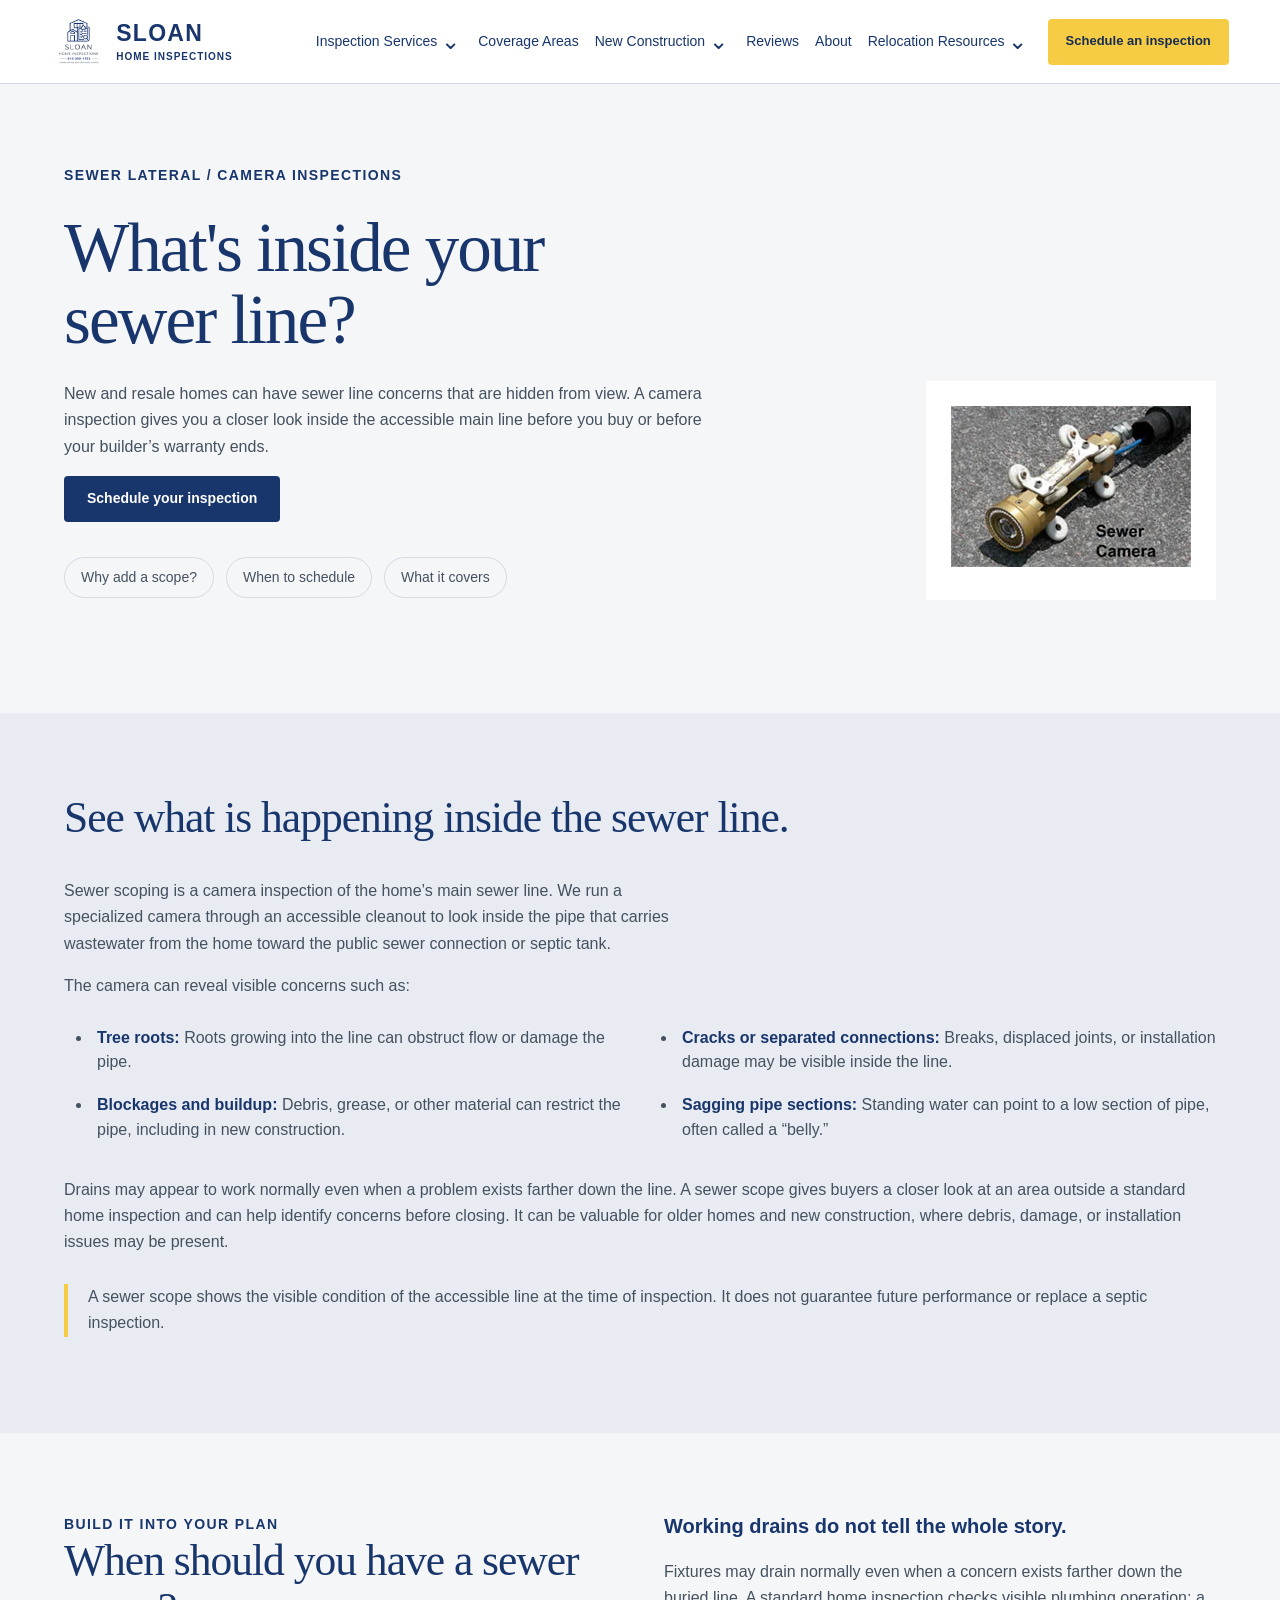
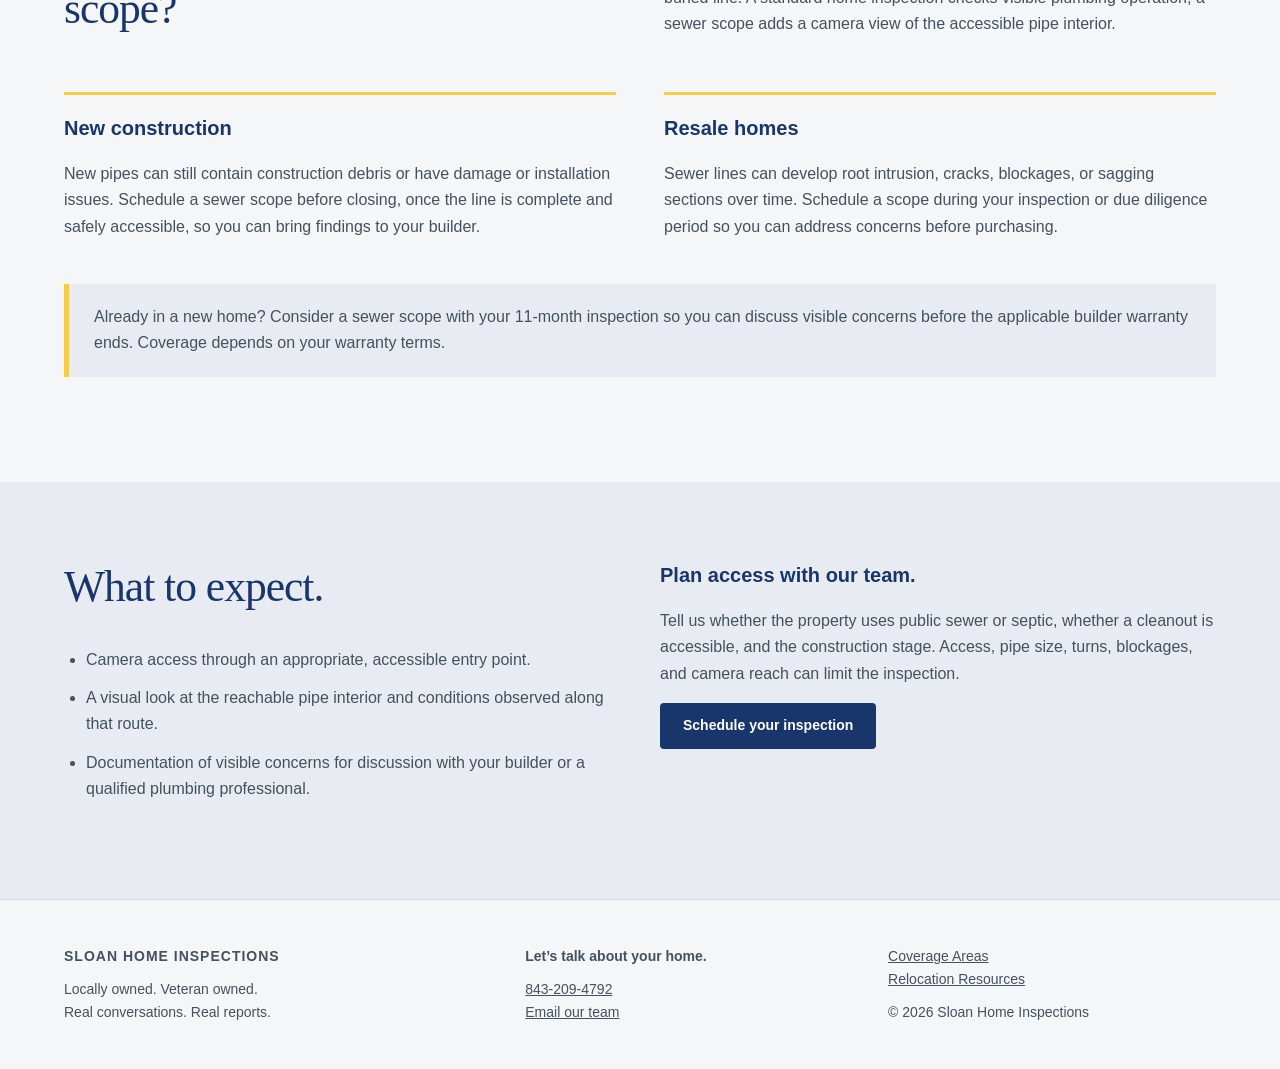
<file: sewer-scopes.html>
<!doctype html>
<html lang="en"><head><meta charset="utf-8"><meta name="viewport" content="width=device-width,initial-scale=1"><title>Sewer Scope Inspections | Sloan Home Inspections</title><meta name="description" content="Locally owned home inspections, new construction inspections and specialty testing based in Conway, South Carolina. Schedule online."><style>
:root{--ink:#143c3c;--paper:#f6f4ed;--lime:#d8e99b;--line:#d6ddd4}*{box-sizing:border-box}html{scroll-behavior:smooth;scroll-padding-top:100px}body{margin:0;background:var(--paper);color:var(--ink);font:16px/1.65 Arial,sans-serif}a{color:inherit}header{position:sticky;top:0;background:var(--paper);z-index:10;border-bottom:1px solid var(--line)}nav{max-width:1320px;margin:auto;padding:20px 5%;display:flex;align-items:center;gap:28px}.brand{text-decoration:none;font-weight:800;font-size:25px;letter-spacing:2px;line-height:1}.brand small{display:block;font-size:10px;letter-spacing:1.5px;margin-top:7px}nav .links{display:flex;gap:24px;margin-left:auto;font-size:14px}nav .links a{text-decoration:none}.button{display:inline-block;padding:13px 23px;background:var(--ink);color:white;text-decoration:none;border-radius:4px;font-size:14px;font-weight:bold}.button.light{background:var(--lime);color:var(--ink)}.wrap{max-width:1320px;margin:auto;padding:80px 5%}.eyebrow{text-transform:uppercase;letter-spacing:2px;font-size:11px;font-weight:bold}h1,h2,h3,p{margin-top:0}h1{font:normal clamp(44px,5.4vw,76px)/1.04 Georgia,serif;letter-spacing:-2px;margin:25px 0}h2{font:normal clamp(34px,3.4vw,49px)/1.12 Georgia,serif;letter-spacing:-1px}h3{font-size:20px;line-height:1.3}p{max-width:640px}.hero{display:grid;grid-template-columns:1.08fr 1fr;gap:65px;align-items:center;padding-top:55px;padding-bottom:55px}.hero .intro{font-size:18px;max-width:480px}.actions{display:flex;align-items:center;gap:25px;margin:30px 0}.textlink{font-size:14px;text-underline-offset:5px}.scene{position:relative;background:#dfe5db;border-radius:160px 160px 5px 5px;overflow:hidden;min-height:470px;display:flex;align-items:center}.scene svg{width:100%;height:auto}.scene .caption{position:absolute;bottom:25px;left:25px;background:var(--paper);padding:15px 20px;font-size:12px}.strip{border-top:1px solid var(--line);border-bottom:1px solid var(--line);display:flex;justify-content:space-around;padding:21px 5%;font-size:12px;letter-spacing:1px;text-transform:uppercase;gap:20px}.dark{background:var(--ink);color:var(--paper)}.sectionhead{display:flex;justify-content:space-between;gap:50px;align-items:flex-start;margin-bottom:35px}.sectionhead p{max-width:390px}.journey{display:grid;grid-template-columns:repeat(4,1fr);gap:0}.stage{border-top:1px solid #73918b;padding:30px 25px 0 0}.number{display:block;font:italic 37px Georgia;color:var(--lime);margin-bottom:35px}.stage p{color:#c6d5ce;font-size:14px}.stage h3{font-family:Georgia;font-weight:normal;font-size:25px}.grid{display:grid;grid-template-columns:repeat(3,1fr);gap:22px}.service{border-top:1px solid var(--line);padding:25px 0}.service span{font-size:11px;letter-spacing:1px}.service p{font-size:14px}.partner{background:#e7ebdf;padding:25px;margin-top:20px}.split{display:grid;grid-template-columns:1fr 1fr;gap:80px}.area{background:#e7ebdf}.towns{display:flex;flex-wrap:wrap;gap:10px}.towns span{padding:7px 14px;border:1px solid #b7c6b5;border-radius:30px;font-size:13px}.note{font-size:13px}.team{display:grid;grid-template-columns:repeat(2,1fr);gap:25px;margin-top:40px}.person{border-top:1px solid var(--line);padding-top:22px}.person .initial{display:inline-flex;width:52px;height:52px;border-radius:50%;background:#e0e7d6;align-items:center;justify-content:center;margin-bottom:20px;font:22px Georgia}.person p{font-size:14px}.review{border:1px solid var(--line);padding:35px;background:white}.review .google{font-weight:bold;font-size:23px}.cta{text-align:center}.cta p{margin:0 auto 25px}footer{padding:35px 5%;max-width:1320px;margin:auto;font-size:12px;display:flex;justify-content:space-between;gap:20px}.faq details{border-top:1px solid var(--line);padding:18px 0}.faq summary{cursor:pointer;font-weight:bold}.faq details p{padding-top:15px;font-size:14px}.mobile{display:none} @media(max-width:850px){nav{flex-wrap:wrap;gap:15px;padding:16px 5%}nav .links{order:3;width:100%;gap:18px;overflow:auto;font-size:12px}.hero,.split{grid-template-columns:1fr;gap:35px}.wrap{padding:55px 6%}.scene{min-height:340px;max-width:550px}.journey,.grid{grid-template-columns:repeat(2,1fr)}.sectionhead{display:block}.strip{flex-wrap:wrap;font-size:10px}.hero{padding-top:40px}.number{margin-bottom:15px}.stage{margin-top:20px}.brand{font-size:21px}nav>.button{margin-left:auto;padding:10px 14px;font-size:12px}footer{flex-direction:column}}@media(max-width:500px){.grid,.team{grid-template-columns:1fr}.journey{gap:15px}.stage{padding-right:5px}.stage h3{font-size:21px}.actions{gap:18px}.scene{min-height:310px}h1{font-size:51px}}

:root{--ink:#18366c;--paper:#f5f6f8;--lime:#f5cc43;--line:#d5dae2}body{color:#44515e}h1,h2,h3,.brand,.eyebrow{color:var(--ink)}.dark h2,.dark h3,.dark .eyebrow{color:white}.dark p,.stage p{color:#dde4ef}header{background:white}nav{max-width:1480px;gap:22px}nav .links{gap:18px;white-space:nowrap}.brand{display:flex;align-items:center;gap:10px;letter-spacing:1px}.brand img{width:48px;height:48px;object-fit:cover;object-position:center}.brand small{font-size:10px}.button{background:var(--ink)}.button.light{color:#172d54}.area,.partner{background:#e8ecf2}.person .initial{background:#e8ecf2;color:var(--ink)}.scene{background:#e8ecf2}.scene .caption{border-left:4px solid var(--lime)}.sectionhead p{font-size:16px}.service p,.stage p,.person p,.faq details p{font-size:16px}.note{font-size:14px}.eyebrow,.service span{font-size:12px}.textlink{color:var(--ink)}.dark .textlink{color:white}.feature{background:white;border:1px solid var(--line);padding:28px}.figure{margin:0;background:#e8ecf2;border-radius:4px;overflow:hidden}.figure svg{display:block;width:100%;height:auto}.figure figcaption{padding:12px 18px;font-size:14px}.figure+ h3{margin-top:22px}.detail-list{padding-left:22px}.detail-list li{margin-bottom:12px}.detail-list strong{color:var(--ink)}.subnav{display:flex;gap:12px;flex-wrap:wrap;margin-bottom:35px}.subnav a{border:1px solid var(--line);border-radius:30px;padding:8px 16px;text-decoration:none;font-size:14px}.map{width:100%;display:block;border:1px solid var(--line);border-radius:5px}.sources{font-size:14px;border-top:1px solid var(--line);padding-top:18px}.table-wrap{overflow:auto}table{border-collapse:collapse;width:100%;font-size:16px;background:white}th,td{text-align:left;vertical-align:top;padding:18px;border-bottom:1px solid var(--line)}th{background:var(--ink);color:white}.callout{border-left:5px solid var(--lime);padding:20px 25px;background:#e8ecf2;margin:25px 0}.detail-grid{display:grid;grid-template-columns:1fr 1fr;gap:40px}.detail-grid p{max-width:none}.logo-panel{background:white;border-radius:160px 160px 5px 5px;overflow:hidden;border:1px solid var(--line)}.logo-panel img{display:block;width:100%;height:auto}.map-block{margin-top:30px}.map-block figcaption{font-size:14px;margin-top:12px}@media(max-width:1100px){nav{flex-wrap:wrap}nav .links{order:3;width:100%;overflow:auto;padding-bottom:5px;margin-left:0}nav>.button{margin-left:auto}}@media(max-width:650px){.detail-grid{grid-template-columns:1fr}.feature{padding:20px}th,td{min-width:170px}.brand img{width:40px;height:40px}}
</style><style>
/* Clear paths, readable details, and easy booking across devices. */
.eyebrow{font-size:14px;letter-spacing:1.4px}.brand small{font-size:12px}.strip{font-size:14px;letter-spacing:.5px}.button{min-height:46px;display:inline-flex;align-items:center;justify-content:center}.button:hover{background:#244984}.button.light:hover{background:#ffdb67}a:focus-visible,summary:focus-visible{outline:3px solid #a56e00;outline-offset:5px}.dark a:focus-visible{outline-color:#f5cc43}.skip-link{position:fixed;left:16px;top:-100px;z-index:100;background:#18366c;color:white;padding:12px 20px}.skip-link:focus{top:12px}.choice-grid{display:grid;grid-template-columns:repeat(3,minmax(0,1fr));gap:22px}.choice-card{display:flex;flex-direction:column;background:white;padding:30px;border:1px solid var(--line);border-top:5px solid var(--lime);border-radius:5px;text-decoration:none;transition:box-shadow .15s,transform .15s}.choice-card:hover{box-shadow:0 8px 24px #18366c14;transform:translateY(-2px)}.choice-card p{margin-bottom:20px}.choice-card .card-link{margin-top:auto;color:var(--ink);font-weight:bold;text-decoration:underline;text-underline-offset:4px}.choice-card h3{font-size:24px}.quickpaths{padding-top:45px;padding-bottom:55px}.process-grid{display:grid;grid-template-columns:repeat(3,minmax(0,1fr));gap:30px}.process-grid article{border-top:3px solid var(--lime);padding-top:22px}.process-grid p{margin-bottom:0}.jump-links{display:flex;flex-wrap:wrap;gap:10px;margin:24px 0}.jump-links a{padding:9px 16px;border:1px solid var(--line);border-radius:4px;background:white;text-decoration:none;font-weight:bold;font-size:14px}.jump-links a:hover{background:#e8ecf2}.scope-grid{display:grid;grid-template-columns:repeat(3,minmax(0,1fr));gap:20px}.scope-grid article{background:white;border:1px solid var(--line);padding:24px}.report-points{padding-left:22px}.report-points li{margin-bottom:12px}.report-points strong{color:var(--ink)}.mobile-booking{display:none}nav .links a[aria-current=page]{font-weight:bold;text-decoration:underline;text-underline-offset:6px}.faq p{max-width:850px}.dark .callout{color:#44515e}footer{font-size:14px}@media(max-width:850px){.choice-grid,.scope-grid{grid-template-columns:1fr}.process-grid{grid-template-columns:1fr;gap:25px}.quickpaths{padding-top:30px;padding-bottom:40px}nav .links{font-size:14px;padding:4px 0 8px;gap:20px}.mobile-booking{display:flex;position:fixed;bottom:0;left:0;right:0;z-index:30;background:white;border-top:1px solid var(--line);padding:10px 6% calc(10px + env(safe-area-inset-bottom));gap:12px}.mobile-booking a{flex:1;font-size:14px;padding:10px}.mobile-booking .phone{background:#e8ecf2;color:var(--ink)}body{padding-bottom:85px}.actions{flex-wrap:wrap}.brand small{font-size:12px}.strip{font-size:14px}html{scroll-padding-top:160px}}@media(prefers-reduced-motion:reduce){html{scroll-behavior:auto}.choice-card{transition:none}.choice-card:hover{transform:none}}
</style><style>
nav .links{overflow:visible;align-items:center;white-space:normal}nav .nav-dropdown{position:relative;border:0;padding:0;margin:0}nav .nav-dropdown summary{list-style:none;cursor:pointer;font:inherit;color:inherit;padding:10px 0;display:flex;align-items:center;gap:7px;white-space:nowrap}nav .nav-dropdown summary::-webkit-details-marker{display:none}nav .nav-dropdown summary:after{content:"";width:6px;height:6px;border-right:2px solid currentColor;border-bottom:2px solid currentColor;transform:rotate(45deg);margin-top:-4px}nav .nav-dropdown[open] summary:after{transform:rotate(225deg);margin-top:3px}nav .dropdown-links{position:absolute;top:100%;left:0;z-index:50;width:290px;max-width:calc(100vw - 40px);padding:8px;background:#fff;color:#18366c;border:1px solid #d5dce6;border-radius:5px;box-shadow:0 12px 28px #18366c22;display:flex;flex-direction:column;gap:0;white-space:normal}nav .dropdown-links a{display:block;padding:10px 12px;font-size:14px;line-height:1.4;border-radius:3px}nav .dropdown-links a:hover,nav .dropdown-links a:focus-visible{background:#e8ecf2}nav summary:focus-visible,nav .links>a:focus-visible{outline:3px solid #f5cc43;outline-offset:4px}
@media(max-width:1100px){nav{flex-wrap:wrap}nav .links{order:3;width:100%;margin-left:0;gap:18px;flex-wrap:wrap;overflow:visible;padding:4px 0 8px}}@media(max-width:600px){nav .links{gap:8px 18px;align-items:center}nav .nav-dropdown{position:static}nav .links{position:relative}nav .dropdown-links{left:0;right:0;top:100%;width:100%;max-width:100%;max-height:55vh;overflow-y:auto}nav .nav-dropdown summary{padding:8px 0}nav .links>a{padding:8px 0}}
</style><style>@media(min-width:601px){nav .nav-dropdown:last-child .dropdown-links{left:auto;right:0}}</style><meta name="robots" content="noindex, nofollow"><meta name="theme-color" content="#18366c"><link rel="canonical" href="https://sloan-home-inspections.christinesellsinthes.chatgpt.site/sewer-scopes.html"><link rel="stylesheet" href="assets/site.css?v=72"><script src="assets/site.js?v=56" defer></script><script type="application/ld+json">{"@context": "https://schema.org", "@type": "HomeAndConstructionBusiness", "name": "Sloan Home Inspections", "url": "https://sloan-home-inspections.christinesellsinthes.chatgpt.site", "telephone": "+1-843-209-4792", "image": "https://sloan-home-inspections.christinesellsinthes.chatgpt.site/assets/sloan-logo-optimized.webp", "description": "Locally owned, veteran-owned home inspections based in Conway, South Carolina, serving the Grand Strand, Pee Dee, and southeastern North Carolina.", "areaServed": [{"@type": "Place", "name": "Grand Strand, South Carolina"}, {"@type": "Place", "name": "Pee Dee, South Carolina"}, {"@type": "Place", "name": "Southeastern North Carolina"}]}</script></head><body><a class="skip-link" href="#main-content">Skip to content</a><header class="site-header"><nav class="site-nav" aria-label="Main navigation"><a class="brand" href="index.html" aria-label="Sloan Home Inspections home"><img src="assets/sloan-logo-optimized.webp" alt="" width="720" height="720" decoding="async"><span>SLOAN<small>HOME INSPECTIONS</small></span></a><button type="button" class="menu-toggle" aria-controls="site-links" aria-expanded="false">Menu <span aria-hidden="true">☰</span></button><div id="site-links" class="site-links"><div class="nav-group"><div class="nav-label"><a href="services.html">Inspection Services</a><button type="button" class="dropdown-toggle" aria-label="Show Inspection Services menu" aria-controls="submenu-0" aria-expanded="false"><span aria-hidden="true">⌄</span></button></div><ul class="submenu" id="submenu-0" hidden><li><a href="services.html#property-types">Home &amp; Property Inspections</a></li><li><a href="services.html#pre-listing-property">Pre-Listing Inspections</a></li><li><a href="services.html#service-planner">Choose Your Services</a></li><li><a href="services.html#additional-services">Additional Services</a></li><li><a href="sewer-scopes.html" aria-current="page">Sewer Camera Scopes</a></li><li><a href="manufactured-home-certifications.html">Manufactured Home Certifications</a></li><li><a href="government-backed-loans.html">VA, FHA &amp; USDA Support</a></li></ul></div><a href="coverage-areas.html">Coverage Areas</a><div class="nav-group"><div class="nav-label"><a href="new-construction.html">New Construction</a><button type="button" class="dropdown-toggle" aria-label="Show New Construction menu" aria-controls="submenu-2" aria-expanded="false"><span aria-hidden="true">⌄</span></button></div><ul class="submenu" id="submenu-2" hidden><li><a href="new-construction.html#construction">New Construction</a></li><li><a href="new-construction.html#warranty-inspection">11-Month Warranty</a></li><li><a href="new-construction.html#co-vs-inspection">Certificate of Occupancy vs. Inspection</a></li><li><a href="new-construction.html#new-home-additional-services">Additional Services</a></li></ul></div><a href="reviews.html">Reviews</a><a href="about.html">About</a><div class="nav-group"><div class="nav-label"><a href="relocation-resources.html">Relocation Resources</a><button type="button" class="dropdown-toggle" aria-label="Show Relocation Resources menu" aria-controls="submenu-5" aria-expanded="false"><span aria-hidden="true">⌄</span></button></div><ul class="submenu" id="submenu-5" hidden><li><a href="relocation-resources.html#utility-finder">Address &amp; Utility Research</a></li><li><a href="relocation-resources.html#moving-checklist">Moving Checklist</a></li><li><a href="relocation-resources.html#property-maps">Property Maps &amp; Flood Zones</a></li><li><a href="relocation-resources.html#municipalities">Local Government</a></li><li><a href="relocation-resources.html#utilities">Utilities &amp; Internet</a></li><li><a href="relocation-resources.html#schools-community">Schools &amp; Community</a></li></ul></div></div><a class="button light nav-book" href="https://app.spectora.com/home-inspectors/sloan-home-inspections/schedule" target="_blank" rel="noopener">Schedule an inspection</a></nav></header><main id="main-content"><section class="wrap"><div class="eyebrow">Sewer lateral / camera inspections</div><h1>What's inside your<br>sewer line?</h1><figure class="service-photo sewer-equipment"><img src="assets/sewer-camera.webp" alt="Illustrative sewer inspection camera equipment" width="240" height="161" decoding="async"></figure><p class="intro">New and resale homes can have sewer line concerns that are hidden from view. A camera inspection gives you a closer look inside the accessible main line before you buy or before your builder’s warranty ends.</p><a class="button" href="https://app.spectora.com/home-inspectors/sloan-home-inspections/schedule" target="_blank" rel="noopener">Schedule your inspection</a><div class="subnav" style="margin-top:35px"><a href="#why">Why add a scope?</a><a href="#timing">When to schedule</a><a href="#scope">What it covers</a></div></section><section id="why" class="area"><div class="wrap"><h2>See what is happening inside the sewer line.</h2><p>Sewer scoping is a camera inspection of the home’s main sewer line. We run a specialized camera through an accessible cleanout to look inside the pipe that carries wastewater from the home toward the public sewer connection or septic tank.</p><p>The camera can reveal visible concerns such as:</p><ul class="sewer-issues"><li><strong>Tree roots:</strong> Roots growing into the line can obstruct flow or damage the pipe.</li><li><strong>Cracks or separated connections:</strong> Breaks, displaced joints, or installation damage may be visible inside the line.</li><li><strong>Blockages and buildup:</strong> Debris, grease, or other material can restrict the pipe, including in new construction.</li><li><strong>Sagging pipe sections:</strong> Standing water can point to a low section of pipe, often called a “belly.”</li></ul><p class="sewer-full-width">Drains may appear to work normally even when a problem exists farther down the line. A sewer scope gives buyers a closer look at an area outside a standard home inspection and can help identify concerns before closing. It can be valuable for older homes and new construction, where debris, damage, or installation issues may be present.</p><p class="scope-note sewer-full-width">A sewer scope shows the visible condition of the accessible line at the time of inspection. It does not guarantee future performance or replace a septic inspection.</p></div></section><section id="timing" class="wrap sewer-timing"><div class="sewer-timing-head"><div><div class="eyebrow">Build it into your plan</div><h2>When should you have a sewer scope?</h2></div><div><h3>Working drains do not tell the whole story.</h3><p>Fixtures may drain normally even when a concern exists farther down the buried line. A standard home inspection checks visible plumbing operation; a sewer scope adds a camera view of the accessible pipe interior.</p></div></div><div class="sewer-timing-options"><article><h3>New construction</h3><p>New pipes can still contain construction debris or have damage or installation issues. Schedule a sewer scope before closing, once the line is complete and safely accessible, so you can bring findings to your builder.</p></article><article><h3>Resale homes</h3><p>Sewer lines can develop root intrusion, cracks, blockages, or sagging sections over time. Schedule a scope during your inspection or due diligence period so you can address concerns before purchasing.</p></article></div><div class="callout sewer-warranty-note">Already in a new home? Consider a sewer scope with your 11-month inspection so you can discuss visible concerns before the applicable builder warranty ends. Coverage depends on your warranty terms.</div></section><section id="scope" class="area"><div class="wrap detail-grid"><div><h2>What to expect.</h2><ul class="detail-list"><li>Camera access through an appropriate, accessible entry point.</li><li>A visual look at the reachable pipe interior and conditions observed along that route.</li><li>Documentation of visible concerns for discussion with your builder or a qualified plumbing professional.</li></ul></div><div><h3>Plan access with our team.</h3><p>Tell us whether the property uses public sewer or septic, whether a cleanout is accessible, and the construction stage. Access, pipe size, turns, blockages, and camera reach can limit the inspection.</p><a class="button" href="https://app.spectora.com/home-inspectors/sloan-home-inspections/schedule" target="_blank" rel="noopener">Schedule your inspection</a></div></div></section></main><footer class="site-footer"><div><a class="footer-brand" href="index.html">SLOAN HOME INSPECTIONS</a><p>Locally owned. Veteran owned.<br>Real conversations. Real reports.</p></div><div><strong>Let’s talk about your home.</strong><p><a href="tel:8432094792">843-209-4792</a><br><a href="mailto:christine@sloanhomeinspections.net">Email our team</a></p></div><div><a href="coverage-areas.html">Coverage Areas</a><br><a href="relocation-resources.html">Relocation Resources</a><p>© 2026 Sloan Home Inspections</p></div></footer><div class="mobile-booking" aria-label="Contact and scheduling"><a class="button phone" href="tel:8432094792">Call our team</a><a class="button" href="https://app.spectora.com/home-inspectors/sloan-home-inspections/schedule" target="_blank" rel="noopener">Schedule inspection</a></div></body></html>
</file>
<file: assets/site.css>
/* Sloan Home Inspections: shared navigation, tools, and responsive refinements. */
:root{--ink:#18366c;--paper:#f5f6f8;--lime:#f5cc43;--line:#d5dae2;--text:#44515e}html{scroll-padding-top:110px}body{overflow-wrap:break-word}img{max-width:100%}button,input,select{font:inherit}button{cursor:pointer}button:disabled{cursor:wait;opacity:.65}input,select{width:100%;max-width:100%;border:1px solid #8896a9;border-radius:5px;padding:12px 14px;background:#fff;color:#233952;min-height:48px}input[type=checkbox]{width:21px;min-width:21px;min-height:21px;height:21px;accent-color:var(--ink);padding:0}label{display:block;font-weight:700;color:var(--ink);margin-bottom:8px}input:focus-visible,select:focus-visible,button:focus-visible,a:focus-visible,summary:focus-visible{outline:3px solid #9a6900;outline-offset:4px}[hidden]{display:none!important}h1{max-width:1000px}h2{max-width:900px}.wrap{max-width:1320px}.page-intro{padding-top:56px;padding-bottom:50px}.page-intro .intro{font-size:20px;max-width:760px}.eyebrow{color:var(--ink)}.dark .eyebrow{color:white}.button{border:0;gap:8px;line-height:1.4}.button.light{background:var(--lime);color:#172d54}.small-button{background:#fff;border:1px solid var(--line);color:var(--ink);padding:10px 14px;border-radius:4px;min-height:44px}.small-button:hover{background:#e8ecf2}.site-header{background:#fff;border-bottom:1px solid var(--line)}.site-header .site-nav{max-width:1520px;margin:auto;display:flex;gap:22px;padding:14px 4%;align-items:center;flex-wrap:nowrap}.site-nav .brand{flex-shrink:0;display:flex;gap:10px;align-items:center;letter-spacing:1.3px}.site-nav .brand img{width:55px;height:55px;object-fit:contain}.site-nav .brand small{font-size:10px;letter-spacing:1px}.site-nav .brand span{font-size:25px}.site-links{display:flex;align-items:center;gap:18px;margin-left:auto;font-size:14px;line-height:1.4}.site-links a{text-decoration:none;padding:10px 0;color:var(--ink)}.site-links>a,.nav-label>a{white-space:nowrap}.site-links a:hover,.site-links a[aria-current=page]{text-decoration:underline;text-underline-offset:6px}.nav-group{position:relative}.nav-label{display:flex;align-items:center;gap:1px}.dropdown-toggle{width:24px;min-height:40px;border:0;background:transparent;color:var(--ink);font-size:23px;padding:0}.dropdown-toggle[aria-expanded=true]{transform:rotate(180deg)}.site-links .submenu{position:absolute;top:100%;left:0;list-style:none;margin:0;padding:9px;background:white;box-shadow:0 16px 40px #18366c24;border:1px solid var(--line);border-top:4px solid var(--lime);border-radius:4px;min-width:270px;z-index:40}.site-links .submenu a{display:block;font-size:14px;white-space:normal;padding:10px 12px;border-radius:3px}.site-links .submenu a:hover{background:#edf0f5;text-decoration:none}.nav-group:last-child .submenu{left:auto;right:0}.nav-book{font-size:13px;flex-shrink:0;padding:13px 18px}.menu-toggle{display:none}.site-footer{max-width:1320px;display:grid;grid-template-columns:1.3fr 1fr 1fr;padding:45px 5%;font-size:14px;border-top:1px solid var(--line);gap:35px}.site-footer p{margin:10px 0 0}.footer-brand{font-weight:bold;text-decoration:none;letter-spacing:1px}.logo-panel{max-width:470px;margin-left:auto;border-radius:100px 100px 5px 5px}.hero{gap:48px}.hero h1{margin:20px 0 25px}.hero .intro{max-width:600px}.hero .note{font-size:15px}.home-city-list{font-size:18px;font-weight:bold;color:var(--ink);max-width:560px;margin:25px 0}.coverage-layout{display:grid;grid-template-columns:.85fr 1.15fr;gap:50px;align-items:center}.map-block{margin:0}.map{height:auto;width:100%;background:white}.map-block figcaption{margin:12px 0 0;line-height:1.5}.map-block>a{display:block}.tool-panel{border:1px solid var(--line);border-top:4px solid var(--lime);background:#fff;padding:28px;border-radius:6px}.tool-panel>label:not(:first-child){margin-top:20px}.tool-panel p{max-width:none}.tool-result{background:#e8ecf2;border-radius:6px;padding:30px;align-self:start}.tool-result h3{font-size:24px}.tool-result ul{padding-left:22px}.tool-result li{margin:12px 0}.planner-layout{display:grid;grid-template-columns:1fr 1fr;gap:30px;margin-top:30px}.planner-layout form{align-self:start}fieldset{border:0;margin:24px 0;padding:0}legend{font-weight:bold;color:var(--ink);margin-bottom:12px}.check-option{font-weight:normal;display:flex;gap:12px;align-items:center;margin:10px 0;color:var(--text)}.check-option input{flex-shrink:0}.address-row{display:flex;gap:12px;align-items:stretch}.address-row input{flex:1;min-width:0}.address-row .button{flex-shrink:0}.city-filter{margin:42px 0 15px;display:grid;grid-template-columns:auto 1fr auto 200px;gap:12px;align-items:center}.city-filter label{margin:0}.state-heading{display:flex;gap:16px;align-items:center;margin:38px 0 24px}.state-heading h2{font-size:32px;margin:0}.state-tag{background:var(--ink);color:white;padding:8px 12px;border-radius:4px;font-weight:bold}.city-grid{display:grid;grid-template-columns:repeat(2,minmax(0,1fr));gap:24px}.city-region{border-top:1px solid var(--line);padding-top:20px}.city-region h3{font-size:19px}.city-chips{display:flex;gap:9px;flex-wrap:wrap}.city-chips button{background:white;border:1px solid #9ba9ba;border-radius:30px;padding:9px 15px;font-size:15px;color:var(--ink);min-height:44px}.city-chips button:hover,.city-chips button[aria-pressed=true]{background:var(--ink);color:white;border-color:var(--ink)}#city-result p{margin:8px 0;max-width:none}#address-matches{display:grid;gap:10px;margin:15px 0}#address-matches button{border:1px solid #a6b1c2;border-left:4px solid var(--lime);color:var(--ink);background:white;padding:14px;text-align:left;border-radius:4px;font-weight:bold}#location-results{overflow-wrap:anywhere}#location-results h3{margin-top:25px}#location-results h3:first-child{margin-top:0}.status-pill{display:inline-block;background:#fff4ca;color:#594414;border:1px solid #d9c37b;padding:5px 11px;font-size:13px;border-radius:20px;margin-bottom:15px}.verification-grid{display:grid;grid-template-columns:1fr 1fr;gap:12px;margin:22px 0}.verification-grid article{background:#fff;border:1px solid var(--line);padding:16px;border-radius:4px}.verification-grid h4{margin:0 0 5px;color:var(--ink);font-size:16px}.verification-grid p{margin:0;font-size:14px}.verification-grid span{display:block;font-weight:bold;color:#645020;font-size:13px;margin-top:8px}.finder-layout{align-items:start;gap:24px}.finder-layout>div{min-width:0}#utility-map{height:370px;border:1px solid var(--line);border-radius:5px;z-index:0;background:#e6ebf2}.map-unavailable{display:flex;align-items:center;justify-content:center;padding:30px;text-align:center;color:var(--ink)}.resource-controls{gap:16px}.resource-card p{max-width:none}.checklist-progress{display:flex;align-items:center;gap:16px;flex-wrap:wrap;margin:20px 0}.checklist-progress progress{height:14px;width:170px;accent-color:var(--ink)}.checklist-grid label{font-weight:normal}.checklist-grid label:has(input:checked) span{text-decoration:line-through;opacity:.65}.resource-checklist{scroll-margin-top:100px}.review-spotlight{display:grid;grid-template-columns:1.1fr 1fr;gap:45px;border-top:4px solid var(--lime);background:#fff;padding:40px;margin-top:40px;border-radius:6px;box-shadow:0 12px 32px #18366c08}.google-word{font-weight:bold;color:var(--ink);font-size:19px;display:block;margin-bottom:25px}.review-note{border-left:1px solid var(--line);padding-left:38px;align-self:center}.review-spotlight h2{font-size:38px}.review{border-top:4px solid var(--lime)}.advantage-grid{max-width:1000px}.advantage-card .tool-card-photo{aspect-ratio:3/4;width:100%;max-width:250px;margin:20px auto 0;max-height:320px}.tool-card-photo img{object-fit:fill}.team .person,.grid .person{display:flex;flex-direction:column;align-items:flex-start}.team-photo{width:100%;max-width:280px;height:auto;object-fit:contain;margin:0 0 22px}.inspection-team-photo{max-width:300px;margin:30px auto;text-align:center}.inspection-team-photo img{width:100%;height:auto}.inspection-team-photo figcaption{font-size:14px;margin-top:8px}#inspection-team>.wrap>.eyebrow,#inspection-team>.wrap>h2{text-align:center;margin-left:auto;margin-right:auto}#inspection-team .team{max-width:760px;margin-left:auto;margin-right:auto;gap:48px}#inspection-team .team-photo{max-width:280px}.team .person h2{font-size:34px}.person h3{font-size:22px}.sewer-equipment{max-width:360px;float:right;margin:0 0 30px 40px;padding:25px;background:white}.sewer-equipment img{aspect-ratio:auto;object-fit:contain}.service-photo img{aspect-ratio:16/9}.overview-card>img{aspect-ratio:16/9}.stage .service-photo img{aspect-ratio:16/9;object-fit:cover}.stage .service-photo img[src*="pre-slab-sloan"]{aspect-ratio:16/9;object-fit:contain}.stage .service-photo{min-height:0}.sectionhead>div,.split>div,.detail-grid>div,.hero>div{min-width:0}.resource-review{overflow-wrap:anywhere}.split h2{max-width:100%}@media(min-width:1201px){.site-links{gap:16px}.site-header .site-nav{gap:18px}.site-nav .brand span{font-size:23px}}@media(max-width:1200px){.site-header .site-nav{flex-wrap:wrap;gap:12px;padding:10px 5%}.site-nav .brand img{width:47px;height:47px}.site-links{order:4;width:100%;justify-content:space-between;margin:0}.nav-book{margin-left:auto}.site-links .submenu{max-height:65vh;overflow:auto}html{scroll-padding-top:145px}}@media(max-width:850px){.site-header .site-nav{gap:12px}.site-nav .brand span{font-size:22px}.site-nav .brand img{width:44px;height:44px}.site-nav .brand small{font-size:9px}.menu-toggle{display:flex;gap:10px;margin-left:auto;align-items:center;border:1px solid var(--line);padding:9px 12px;min-height:44px;background:white;color:var(--ink);font-size:15px;border-radius:4px}.site-links{display:block;order:4;font-size:16px;max-height:calc(100dvh - 160px);overflow:auto;padding:8px 0 14px}.js-nav .site-links:not(.is-open){display:none}.site-links>a{display:block;border-top:1px solid var(--line);padding:13px 5px}.nav-group{border-top:1px solid var(--line)}.nav-label{justify-content:space-between}.nav-label>a{padding:13px 5px}.dropdown-toggle{width:45px;min-height:48px}.site-links .submenu{position:static;box-shadow:none;border:0;border-left:3px solid var(--lime);margin:0 0 16px 5px;min-width:0;max-width:none;width:auto;padding:0 8px;background:#f4f6f9}.site-links .submenu a{font-size:15px}.nav-book{display:none!important}html{scroll-padding-top:90px}.hero{padding-top:35px;gap:30px}.hero h1{font-size:clamp(41px,8vw,60px)}.logo-panel{max-width:390px;margin:auto;border-radius:60px 60px 5px 5px}.coverage-layout,.planner-layout,.review-spotlight{grid-template-columns:1fr;gap:25px}.coverage-layout .map-block{max-width:720px}.city-filter{grid-template-columns:1fr 1fr}.city-filter label{grid-column:1/-1}.city-filter input,.city-filter select{grid-column:1/-1}.city-grid{grid-template-columns:1fr}.site-footer{grid-template-columns:1fr 1fr}.review-note{border-left:0;border-top:1px solid var(--line);padding:25px 0 0}.review-spotlight{padding:26px}.team-photo{max-width:260px}.advantage-card .tool-card-photo{max-width:220px;max-height:290px}.resource-checklist{scroll-margin-top:90px}.resource-filters,.resource-controls{grid-template-columns:1fr}.resource-controls>*{min-width:0}body{padding-bottom:85px}.sewer-equipment{float:none;margin:25px 0;max-width:340px}}@media(max-width:550px){.wrap{padding:42px 6%}.site-header .site-nav{padding:9px 5%}.site-nav .brand{gap:7px}.site-nav .brand span{font-size:21px}.site-nav .brand img{width:39px;height:39px}.menu-toggle{padding:7px 10px;font-size:14px;min-height:43px}.page-intro{padding-top:36px}.page-intro .intro{font-size:18px}.tool-panel,.tool-result{padding:21px}.address-row{flex-direction:column}.address-row .button{width:100%}.verification-grid{grid-template-columns:1fr}.site-footer{grid-template-columns:1fr;gap:24px}.state-heading h2{font-size:28px}.home-city-list{font-size:17px}.team{grid-template-columns:1fr}.team .person{align-items:flex-start}#inspection-team .team{gap:30px}.team-photo{max-width:280px}.sectionhead{margin-bottom:25px}.review-spotlight h2{font-size:32px}.review-spotlight{padding:22px}.actions{align-items:flex-start}.actions .button{max-width:100%;text-align:center}.resource-wrap{padding-left:6%;padding-right:6%}#utility-map{height:300px}.checklist-progress{gap:12px}.checklist-progress progress{width:100%}.city-chips button{font-size:14px}.strip{font-size:12px}.mobile-booking .button{min-width:0}.intro{font-size:18px}}
@media print{header,footer,.mobile-booking,.resource-controls,.resource-hero,.resource-help,.resource-review,#utility-finder,.resource-section,.resource-faq,.resource-intro,.state-link-grid,.relocation-state-grid,.state-starter-grid,.state-jump-grid,.resource-filters,.resource-count,.resource-empty,.state-overview,.resource-state-cards,.relocation-intro{display:none!important}body{background:white;padding:0;color:#111}#moving-checklist{background:white;border:0;padding:0;margin:0;break-inside:avoid}#moving-checklist h2{font-size:26px}#moving-checklist button{display:none}.checklist-grid{grid-template-columns:1fr}.checklist-grid label{break-inside:avoid}.checklist-grid label:has(input:checked) span{opacity:1}a{color:#111}.wrap,.resource-wrap{padding:20px!important}}
@media(min-width:601px){.stage .service-photo figcaption{min-height:70px}.stage h3{min-height:62px}}
#inspection-team .inspection-team-photo{max-width:300px}#inspection-team .team{grid-template-columns:repeat(2,minmax(0,1fr))}@media(max-width:550px){#inspection-team .team{grid-template-columns:1fr}}
@media print{.resource-page>*:not(#moving-checklist){display:none!important}.resource-page{padding:20px!important}.resource-page #moving-checklist{display:block!important}}
@media (min-width:601px) and (max-width:1100px){.stage h3{min-height:96px}}

#construction .construction-action{text-align:center;margin:38px 0 30px}#construction .construction-action .button{font-size:16px;padding:16px 26px}#construction .construction-education h3{font-size:clamp(24px,2.4vw,30px);line-height:1.3;margin:0 0 18px}#construction .construction-education p{font-size:18px;line-height:1.6;max-width:900px;margin:0 0 24px}#construction .construction-education .construction-learn{font-size:17px;padding:16px 24px}

#services .sectionhead{display:block;text-align:center}#services .sectionhead>div{margin:0 auto}
#services .actions{justify-content:center;text-align:center}

#why .sewer-issues{grid-template-columns:repeat(2,minmax(0,1fr));margin:28px 0 34px}#why .sewer-issues .feature{min-width:0}#why .scope-note{border-left:4px solid var(--lime);padding-left:20px;margin-top:28px}@media(max-width:600px){#why .sewer-issues{grid-template-columns:1fr}}

#area .actions{display:flex;flex-direction:column;align-items:stretch;gap:12px;max-width:470px}#area .actions .button,#area .actions .textlink{box-sizing:border-box;display:flex;align-items:center;justify-content:center;width:100%;min-height:56px;padding:14px 22px;text-align:center;font-size:17px;font-weight:700;line-height:1.35}#area .actions .textlink{border:2px solid var(--ink);border-radius:4px;text-decoration:none}#area .actions .textlink:hover{background:#fff}.services-hero{display:grid;grid-template-columns:minmax(0,1.2fr) minmax(310px,.8fr);gap:36px;align-items:center}.services-hero h1{max-width:720px}.services-hero-photo{margin:0}.services-hero-photo img{display:block;width:100%;height:clamp(280px,33vw,430px);object-fit:cover;border-radius:5px}#why .sewer-issues{display:grid;grid-template-columns:repeat(2,minmax(0,1fr));gap:18px 46px;margin:26px 0 34px;padding-left:28px}#why .sewer-issues li{padding-left:5px;line-height:1.55}#why .sewer-issues strong{color:var(--ink)}#why .sewer-full-width{max-width:none}.sewer-timing-head,.sewer-timing-options{display:grid;grid-template-columns:repeat(2,minmax(0,1fr));gap:48px}.sewer-timing-head{align-items:start}.sewer-timing-head h2{margin-bottom:0}.sewer-timing-options{margin:38px 0 28px}.sewer-timing-options article{border-top:3px solid var(--lime);padding-top:20px}.sewer-timing-options h3{margin-top:0}.sewer-warranty-note{max-width:none}@media(max-width:800px){.services-hero{grid-template-columns:1fr}.services-hero-photo img{height:auto;max-height:430px}.sewer-timing-head,.sewer-timing-options{grid-template-columns:1fr;gap:24px}.sewer-timing-options{margin-top:32px}}@media(max-width:600px){#why .sewer-issues{grid-template-columns:1fr;gap:14px}#area .actions{max-width:none}}

#inspection-scope .scope-action{text-align:center;margin-top:32px}#additional-services .service-photo{margin-bottom:18px}#additional-services .service-photo img{display:block}#additional-services .service h3{margin-top:0}#property-types .grid{grid-template-columns:repeat(2,minmax(0,1fr))}#pre-listing-property{grid-column:1/-1}#property-types .service p{max-width:none}#service-result .service-suggestions{display:grid;gap:14px;margin:24px 0}#service-result .service-suggestion{background:#fff;border:1px solid var(--line);border-left:4px solid var(--lime);padding:18px}#service-result .service-suggestion strong{color:var(--ink)}#service-result .service-suggestion p{font-size:15px;line-height:1.5;margin:8px 0 12px}#service-result .service-suggestion a{font-size:14px;margin-left:8px}@media(max-width:700px){#property-types .grid{grid-template-columns:1fr}#pre-listing-property{grid-column:auto}}

.loan-copy{max-width:1100px}.image-credit{display:block;flex-basis:100%;font-size:11px;opacity:.85}.image-credit a{color:inherit}
#property-types .property-photo{display:block;width:100%;height:clamp(220px,28vw,320px);object-fit:cover;border-radius:5px;margin:0 0 22px}#property-types .service{min-width:0}#property-types .service h3{margin-top:0}@media(max-width:700px){#property-types .property-photo{height:clamp(220px,55vw,340px)}}

.overview-list{list-style:disc;margin:8px 0 0;padding-left:20px}.overview-list li{margin:3px 0}.overview-detail>.overview-list:first-child{margin-top:0}.stage-benefits{color:#dde4ef;font-size:14px;line-height:1.55;padding-left:20px;margin:10px 0 16px}.stage-benefits li{margin:0 0 8px}

.construction-warranty-detail{border-top:1px solid #73918b;border-left:5px solid #f5cc43;background:#244478;padding:24px 28px;margin:34px 0 28px}.construction-warranty-detail h3{color:#fff;font-family:Georgia,serif;font-weight:normal;font-size:25px;margin:0 0 12px}.construction-warranty-detail .stage-benefits{display:grid;grid-template-columns:repeat(2,minmax(0,1fr));column-gap:36px;row-gap:8px;color:#dde4ef;font-size:16px;margin:0 0 14px}.construction-warranty-detail .stage-benefits li{margin:0}.construction-warranty-detail p{color:#dde4ef;margin:0;max-width:none}@media(max-width:700px){.construction-warranty-detail .stage-benefits{grid-template-columns:1fr}.construction-warranty-detail{padding:20px}}

/* Requested demo refinements */
#construction .stage .construction-warranty-detail{margin:18px 0 0;padding:16px 14px;border-top:0}#construction .stage .construction-warranty-detail h3{font-size:20px;line-height:1.2}#construction .stage .construction-warranty-detail .stage-benefits{display:block;columns:1;font-size:14px;line-height:1.45;padding-left:18px}#construction .stage .construction-warranty-detail .stage-benefits li{margin:0 0 9px}#construction .stage .construction-warranty-detail p{font-size:14px;line-height:1.45}.loan-table-heading{margin-top:36px}.loan-questions details{margin-bottom:32px;padding:20px 24px;background:#e8eef7;border-left:5px solid #f5cc43}.loan-questions summary{font-weight:700;cursor:pointer}.loan-questions .detail-list{margin-bottom:0}

#construction .stage .construction-warranty-detail h3 + p{margin:0 0 12px}
</file>
